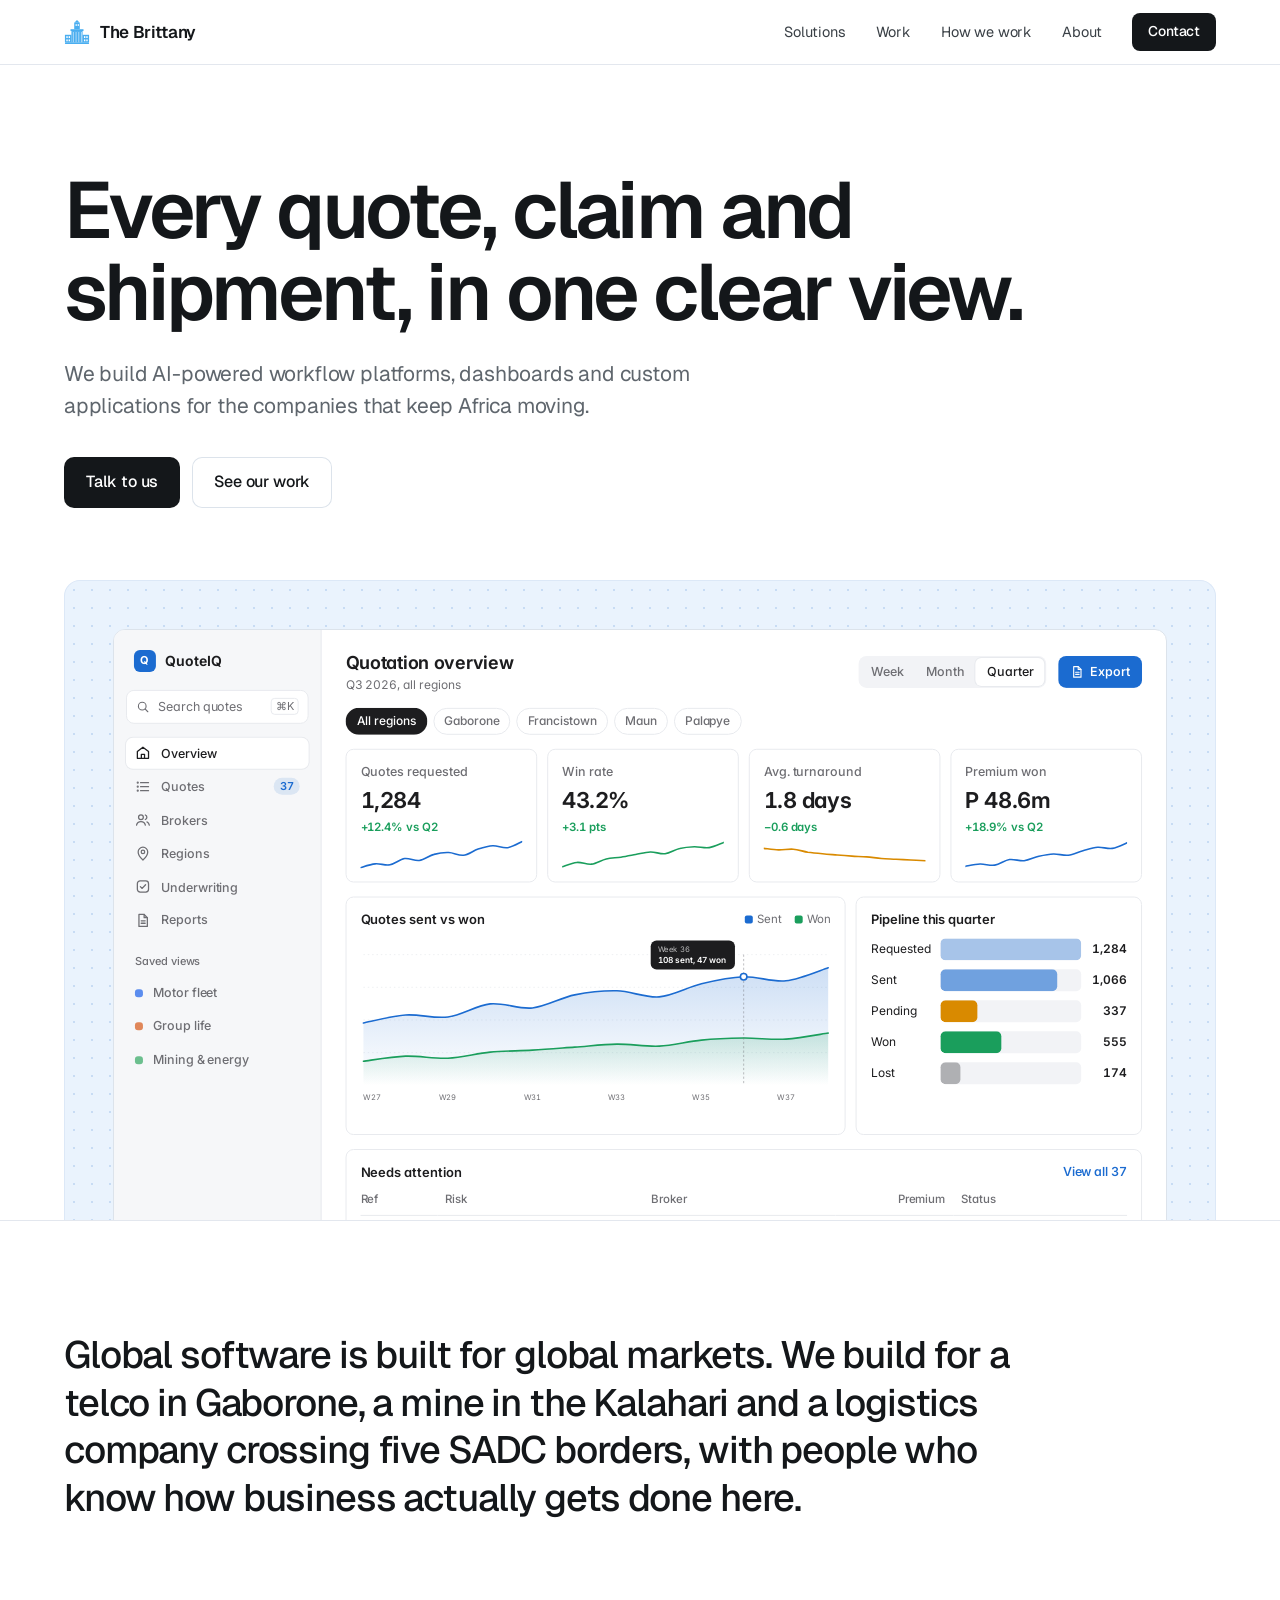
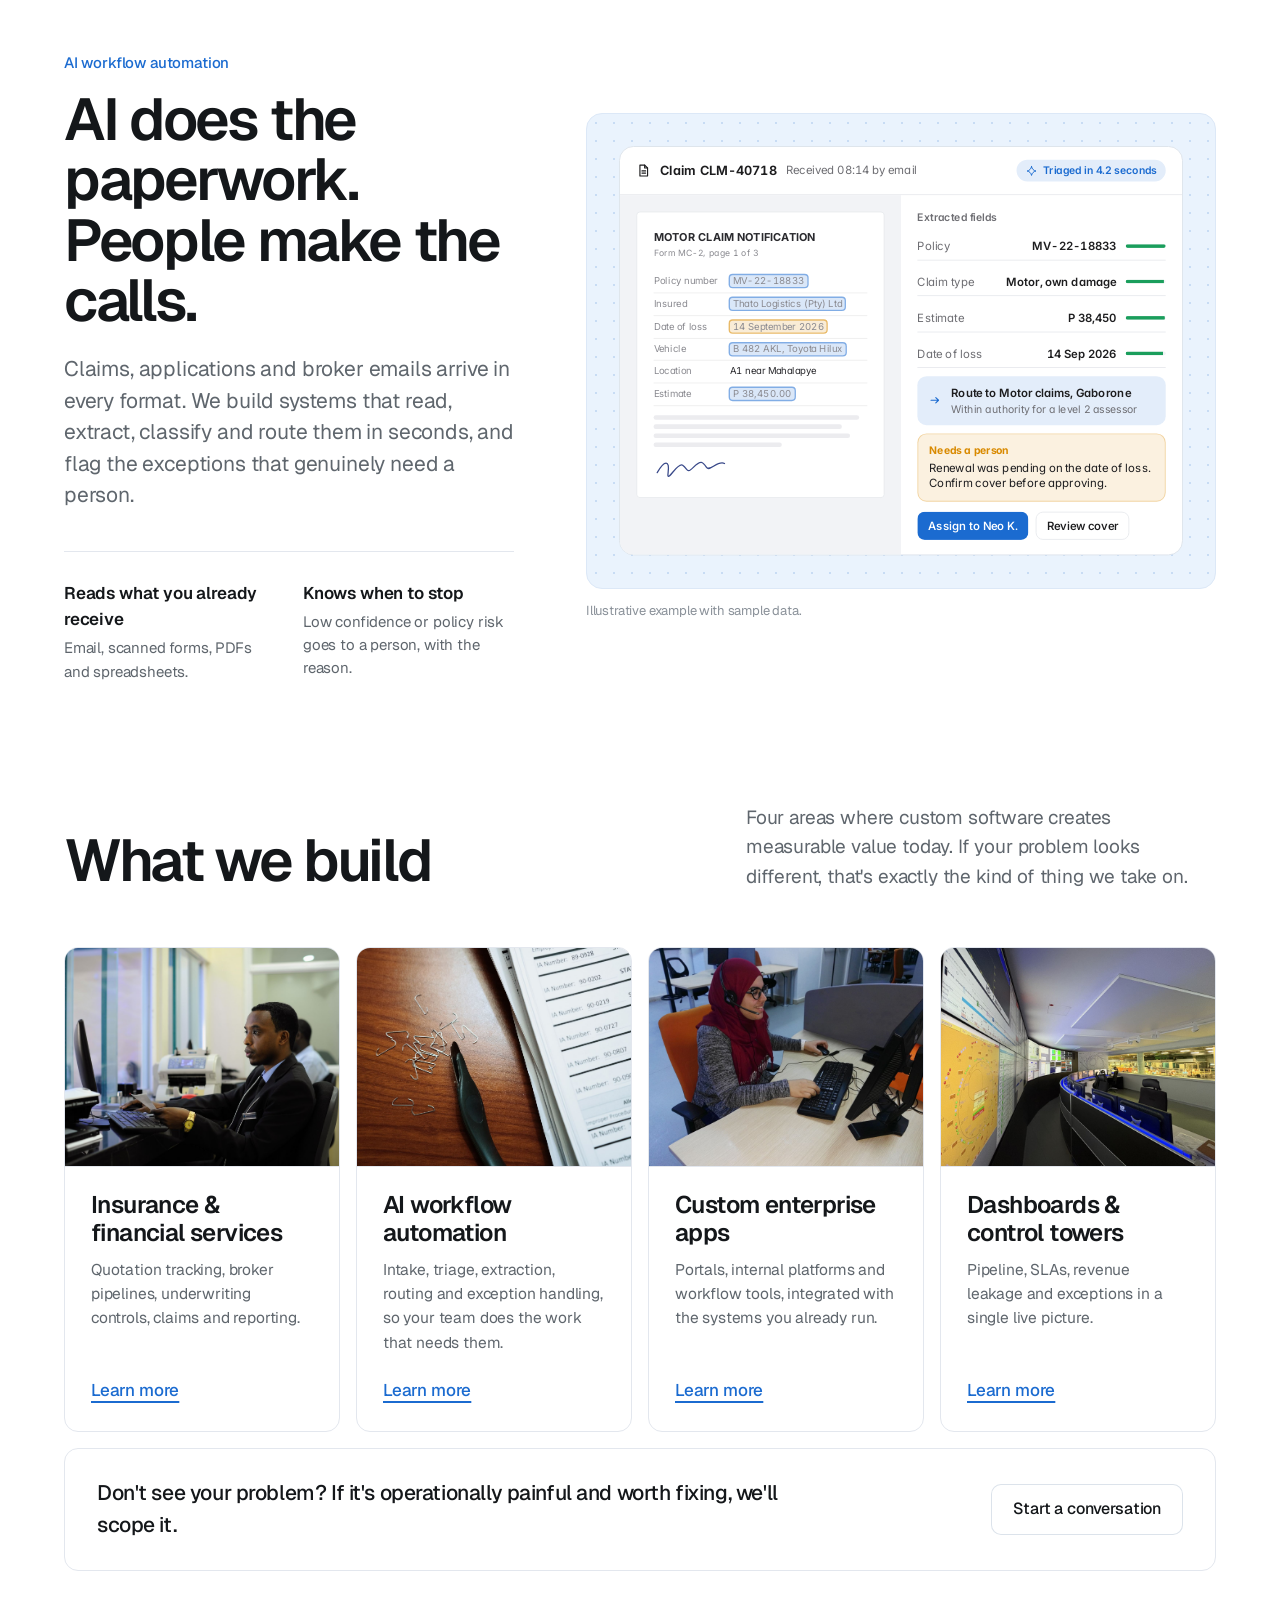
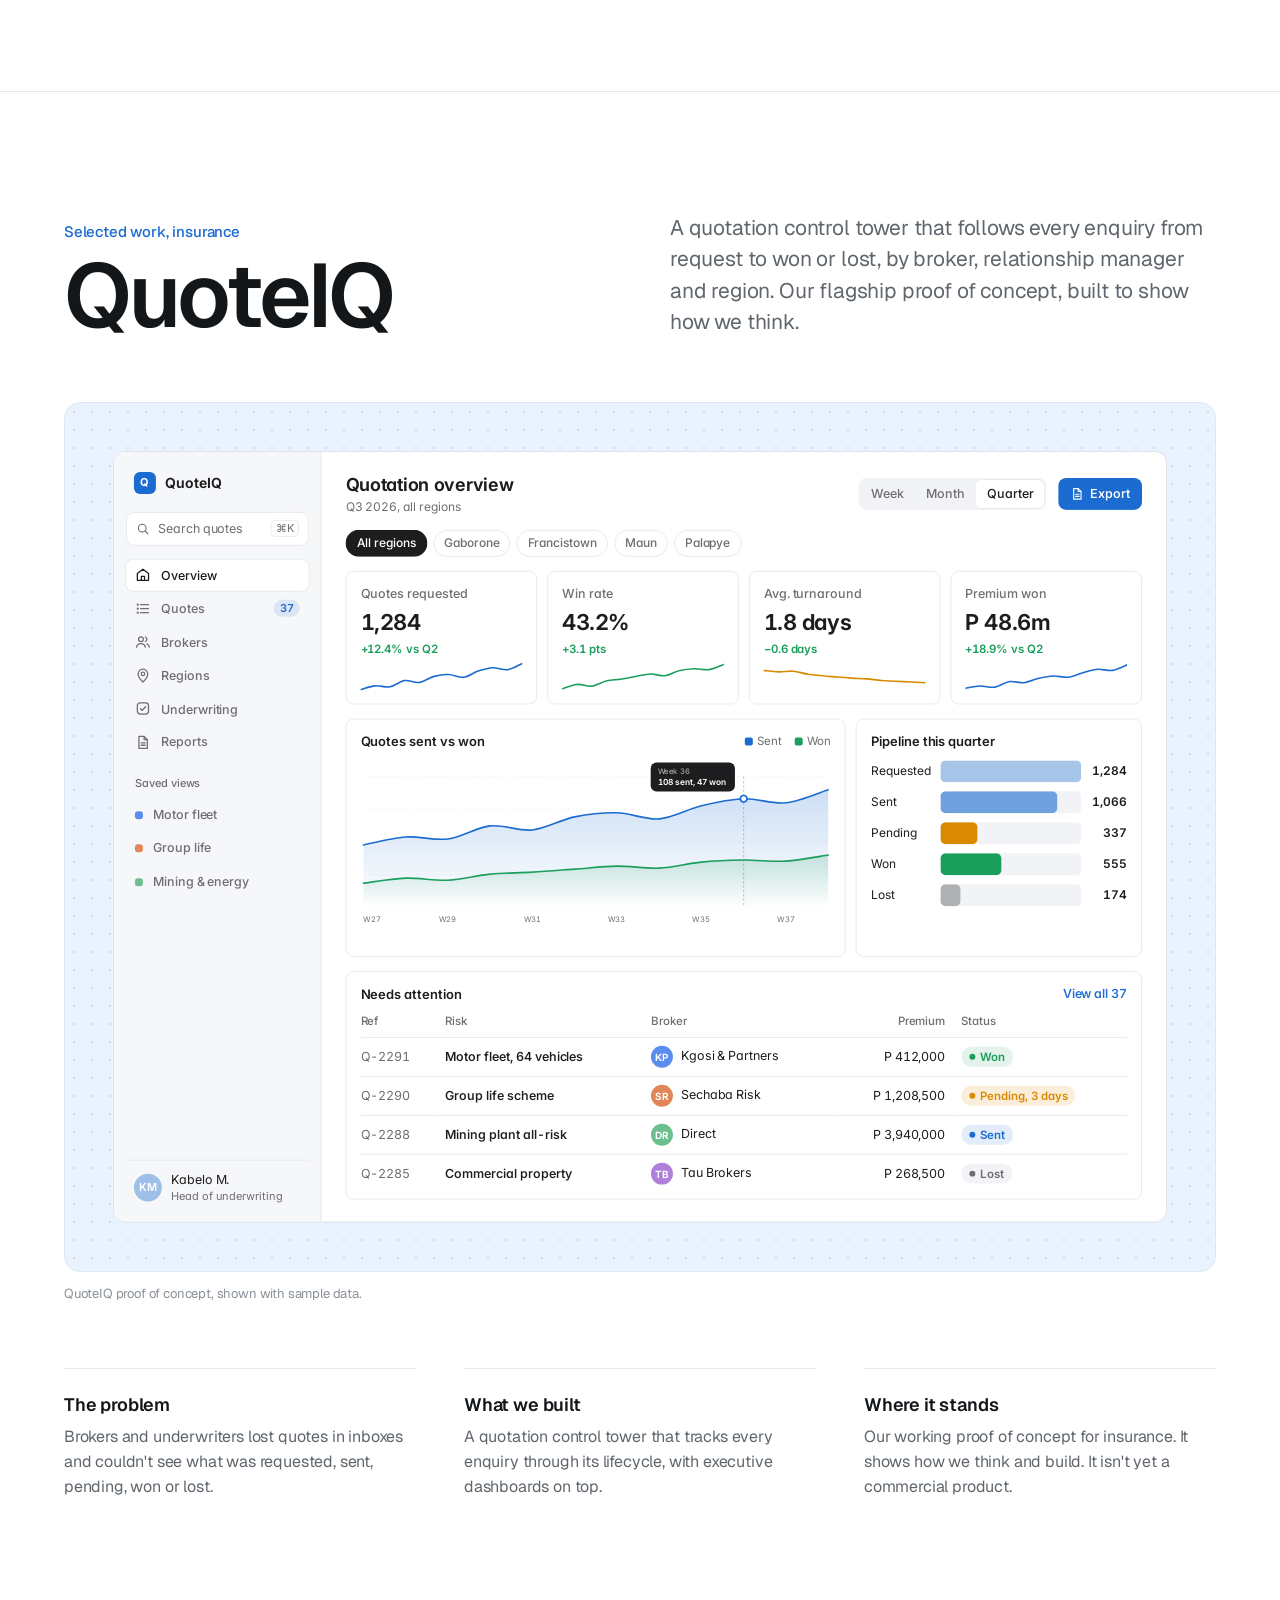
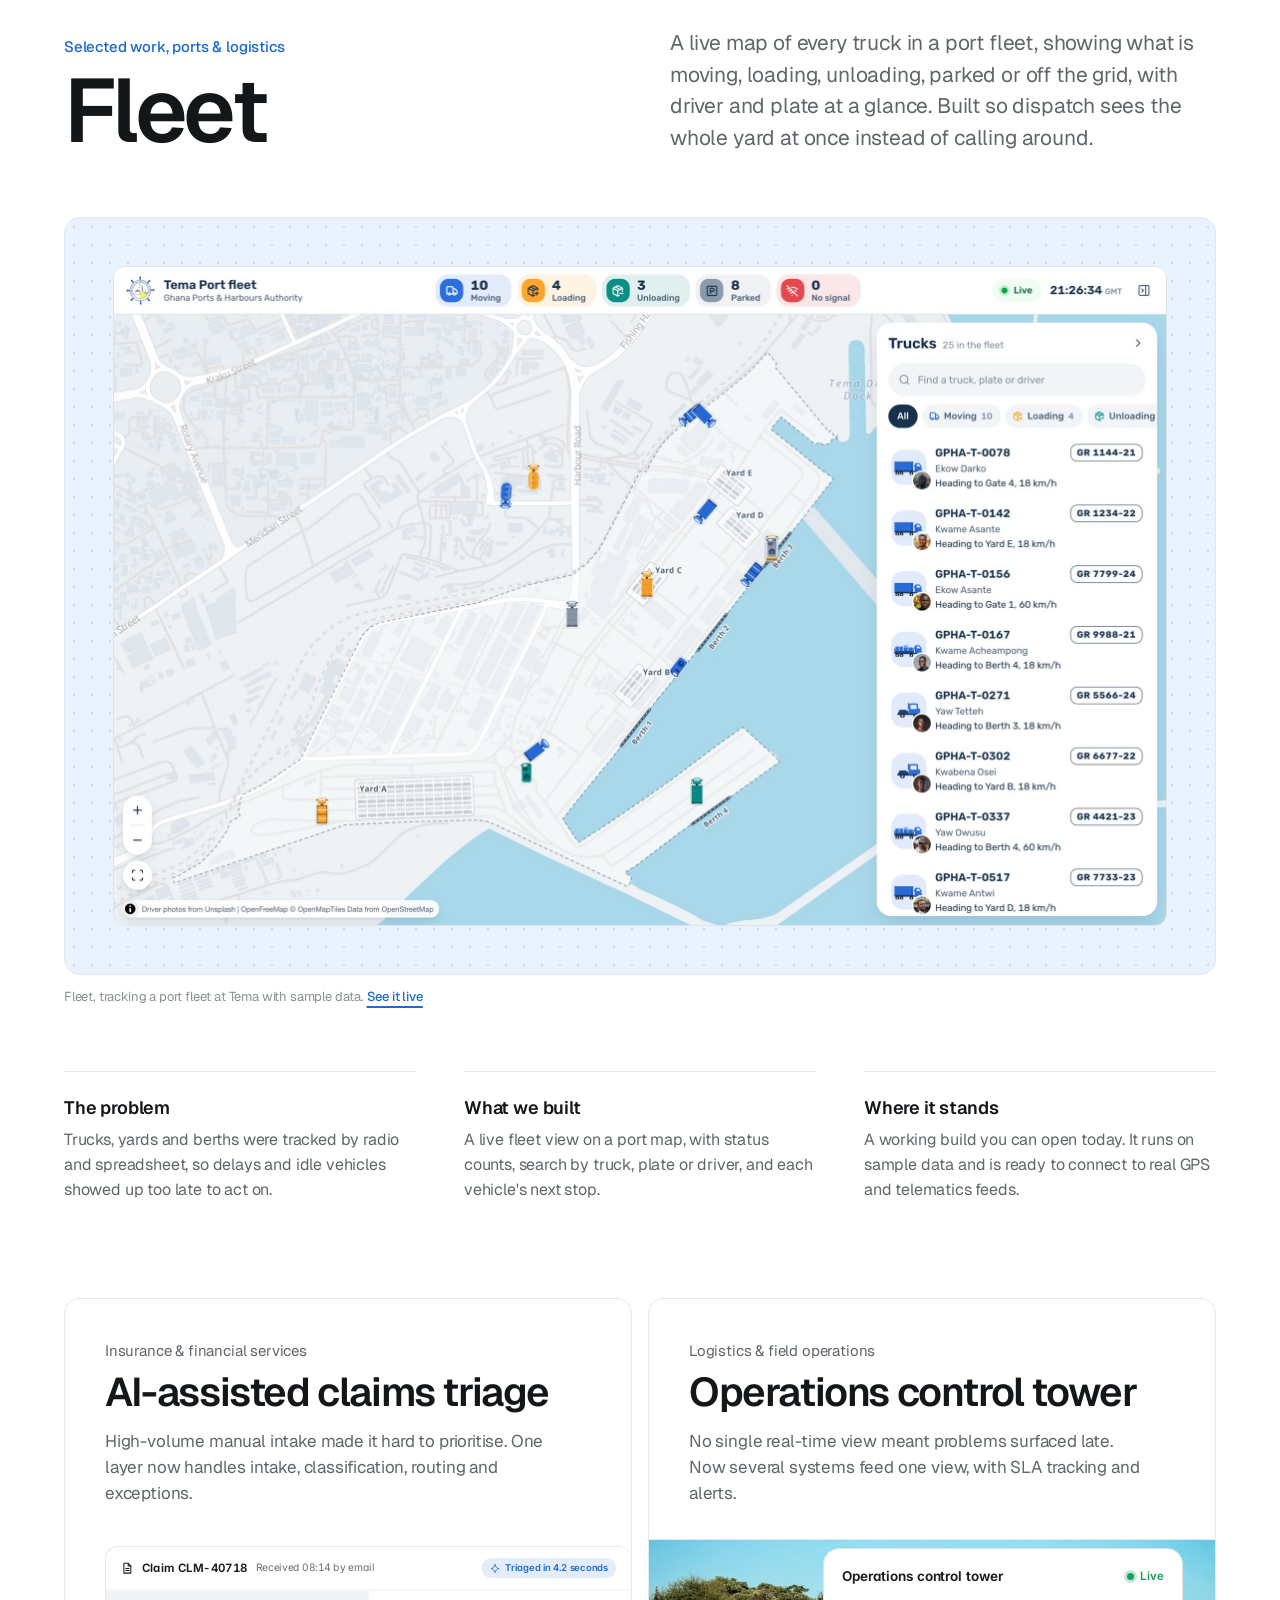
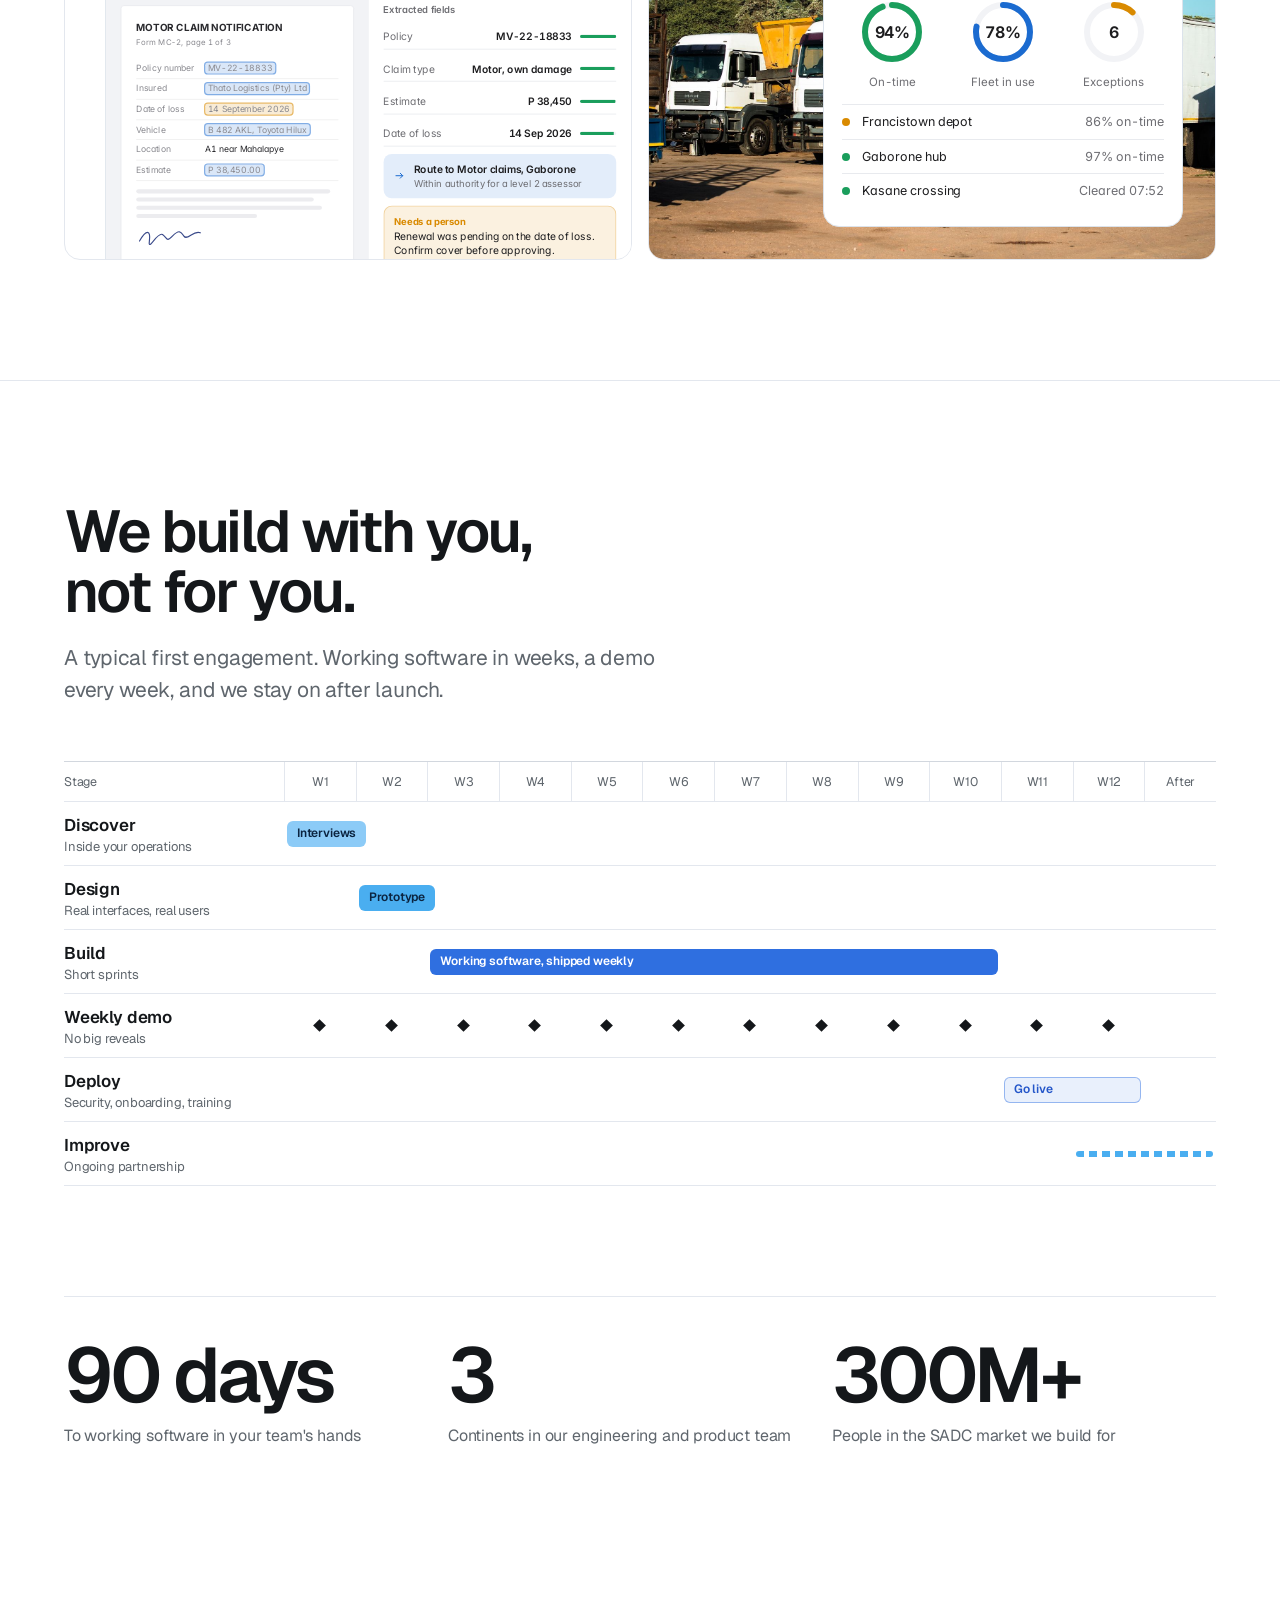
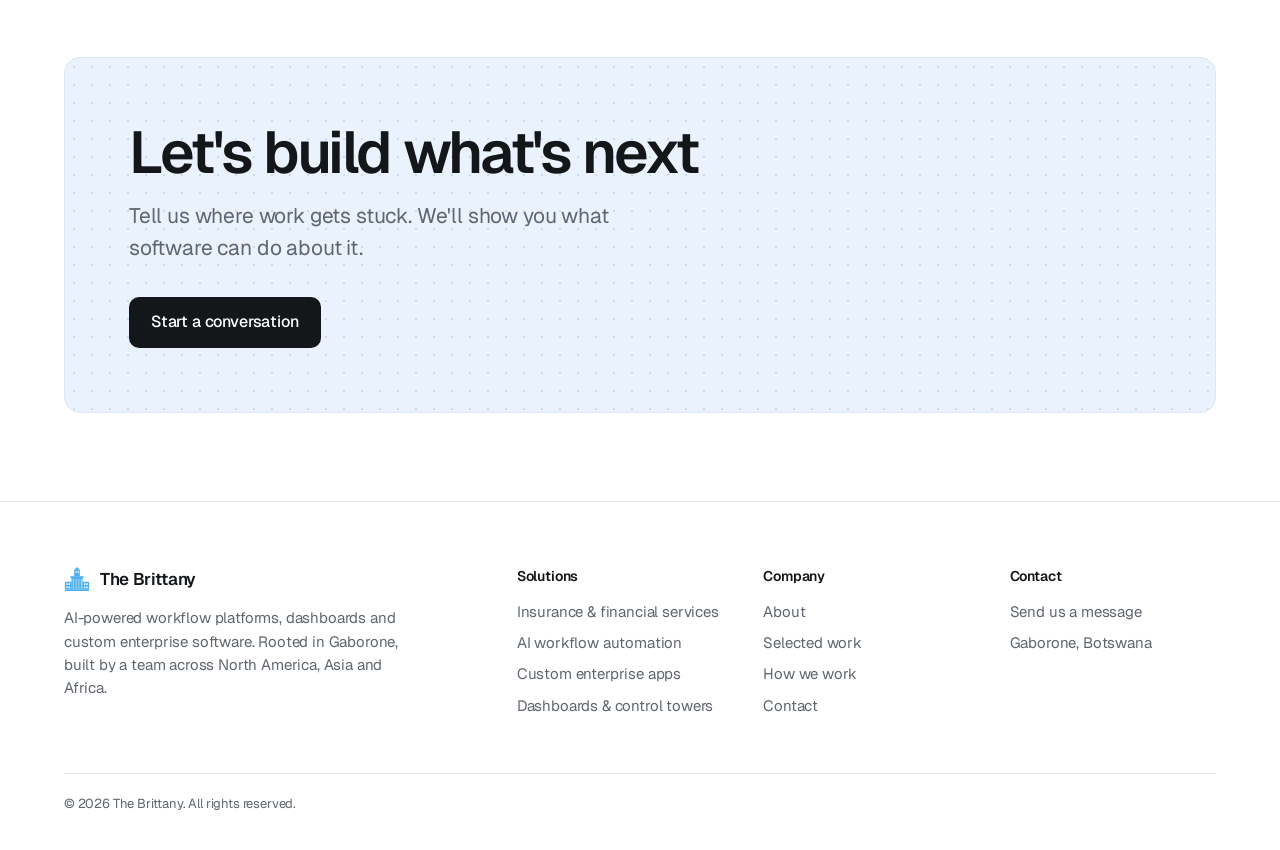
<file: index.html>
<!doctype html>
<html lang="en">
<head>
<meta charset="utf-8" />
<meta name="viewport" content="width=device-width, initial-scale=1" />
<title>The Brittany | Enterprise software for African companies</title>
<meta name="description" content="The Brittany builds AI-powered workflow platforms, dashboards, and custom enterprise applications for insurers, financial services, and operations teams in Botswana and across Africa." />
<meta name="theme-color" content="#ffffff" />

<link rel="preconnect" href="https://fonts.googleapis.com">
<link rel="preconnect" href="https://fonts.gstatic.com" crossorigin>
<link href="https://fonts.googleapis.com/css2?family=Geist:wght@400..700&family=Inter:wght@400..700&display=swap" rel="stylesheet">

<link rel="icon" href="/favicon.ico" sizes="any">
<link rel="icon" type="image/svg+xml" href="/favicon.svg">
<link rel="apple-touch-icon" href="/apple-touch-icon.png">

<link rel="stylesheet" href="/styles.css" />
<script src="/assets/site.js" defer></script>
</head>
<body>
<a href="#main" class="skip-link">Skip to content</a>
<header class="nav">
  <div class="container">
    <a class="logo" href="/" aria-label="The Brittany home"><svg class="mark" width="26" height="26" viewBox="0 0 28 28" aria-hidden="true"><rect x="1" y="25" width="26" height="2" rx=".5" fill="currentColor"/><rect x="1" y="17" width="7" height="8" fill="currentColor"/><rect x="2.5" y="18.5" width="1.5" height="2" fill="#fff" opacity="1"/><rect x="5" y="18.5" width="1.5" height="2" fill="#fff" opacity="1"/><rect x="2.5" y="22" width="1.5" height="2" fill="#fff" opacity="1"/><rect x="5" y="22" width="1.5" height="2" fill="#fff" opacity="1"/><rect x="20" y="17" width="7" height="8" fill="currentColor"/><rect x="21.5" y="18.5" width="1.5" height="2" fill="#fff" opacity="1"/><rect x="24" y="18.5" width="1.5" height="2" fill="#fff" opacity="1"/><rect x="21.5" y="22" width="1.5" height="2" fill="#fff" opacity="1"/><rect x="24" y="22" width="1.5" height="2" fill="#fff" opacity="1"/><rect x="8" y="13" width="12" height="12" fill="currentColor"/><rect x="9.5" y="14" width="1.2" height="11" fill="#fff" opacity="0.5"/><rect x="12.4" y="14" width="1.2" height="11" fill="#fff" opacity="0.5"/><rect x="15.3" y="14" width="1.2" height="11" fill="#fff" opacity="0.5"/><rect x="18.2" y="14" width="1.2" height="11" fill="#fff" opacity="0.5"/><rect x="7" y="11" width="14" height="2" fill="currentColor"/><rect x="11" y="4" width="6" height="7" fill="currentColor"/><rect x="12.5" y="5.5" width="1.2" height="2" fill="#fff" opacity="1"/><rect x="14.8" y="5.5" width="1.2" height="2" fill="#fff" opacity="1"/><polygon points="14,1 17,4 11,4" fill="currentColor"/></svg><span>The Brittany</span></a>
    <nav class="nav-links" aria-label="Primary"><a href="/solutions/">Solutions</a><a href="/#work">Work</a><a href="/#how">How we work</a><a href="/about/">About</a><a class="btn btn-sm" href="/contact/">Contact</a></nav>
    <button class="nav-toggle" type="button" aria-label="Open menu" aria-expanded="false" data-drawer-open><span></span></button>
  </div>
</header>
<div class="drawer" data-drawer role="dialog" aria-modal="true" aria-label="Menu">
  <div class="drawer-head"><a class="logo" href="/"><svg class="mark" width="26" height="26" viewBox="0 0 28 28" aria-hidden="true"><rect x="1" y="25" width="26" height="2" rx=".5" fill="currentColor"/><rect x="1" y="17" width="7" height="8" fill="currentColor"/><rect x="2.5" y="18.5" width="1.5" height="2" fill="#fff" opacity="1"/><rect x="5" y="18.5" width="1.5" height="2" fill="#fff" opacity="1"/><rect x="2.5" y="22" width="1.5" height="2" fill="#fff" opacity="1"/><rect x="5" y="22" width="1.5" height="2" fill="#fff" opacity="1"/><rect x="20" y="17" width="7" height="8" fill="currentColor"/><rect x="21.5" y="18.5" width="1.5" height="2" fill="#fff" opacity="1"/><rect x="24" y="18.5" width="1.5" height="2" fill="#fff" opacity="1"/><rect x="21.5" y="22" width="1.5" height="2" fill="#fff" opacity="1"/><rect x="24" y="22" width="1.5" height="2" fill="#fff" opacity="1"/><rect x="8" y="13" width="12" height="12" fill="currentColor"/><rect x="9.5" y="14" width="1.2" height="11" fill="#fff" opacity="0.5"/><rect x="12.4" y="14" width="1.2" height="11" fill="#fff" opacity="0.5"/><rect x="15.3" y="14" width="1.2" height="11" fill="#fff" opacity="0.5"/><rect x="18.2" y="14" width="1.2" height="11" fill="#fff" opacity="0.5"/><rect x="7" y="11" width="14" height="2" fill="currentColor"/><rect x="11" y="4" width="6" height="7" fill="currentColor"/><rect x="12.5" y="5.5" width="1.2" height="2" fill="#fff" opacity="1"/><rect x="14.8" y="5.5" width="1.2" height="2" fill="#fff" opacity="1"/><polygon points="14,1 17,4 11,4" fill="currentColor"/></svg><span>The Brittany</span></a><button class="drawer-close" type="button" aria-label="Close menu" data-drawer-close>&times;</button></div>
  <nav aria-label="Mobile">
    <a href="/solutions/">Solutions</a><a href="/#work">Work</a><a href="/#how">How we work</a><a href="/about/">About</a>
  </nav>
  <a class="btn" href="/contact/">Contact us</a>
</div>
<main id="main">
<section class="hero">
  <div class="container">
    <h1 class="display">Every quote, claim and shipment, in one clear view.</h1>
    <p class="lead">We build AI-powered workflow platforms, dashboards and custom applications for the companies that keep Africa moving.</p>
    <div class="actions"><a class="btn" href="/contact/">Talk to us</a><a class="btn btn-outline" href="#work">See our work</a></div>
    <div class="panel hero-shot"><div class="fit" data-fit="1056" data-crop="592" style="--dw:1056px">
<div class="ui win">
  <aside class="u-side">
    <div class="u-brand"><span class="u-mark">Q</span>QuoteIQ</div>
    <div class="u-search"><svg class="ic" width="14" height="14" viewBox="0 0 20 20" fill="none" stroke="currentColor" stroke-width="1.6" stroke-linecap="round" stroke-linejoin="round" aria-hidden="true"><circle cx="9" cy="9" r="5.5"/><path d="m13 13 4 4"/></svg>Search quotes<kbd>⌘K</kbd></div>
    <div class="u-nav on"><svg class="ic" width="16" height="16" viewBox="0 0 20 20" fill="none" stroke="currentColor" stroke-width="1.6" stroke-linecap="round" stroke-linejoin="round" aria-hidden="true"><path d="M3 8.5 10 3l7 5.5V17H3z"/><path d="M8 17v-5h4v5"/></svg>Overview</div>
    <div class="u-nav"><svg class="ic" width="16" height="16" viewBox="0 0 20 20" fill="none" stroke="currentColor" stroke-width="1.6" stroke-linecap="round" stroke-linejoin="round" aria-hidden="true"><path d="M7 5h10M7 10h10M7 15h10"/><circle cx="3.5" cy="5" r=".6"/><circle cx="3.5" cy="10" r=".6"/><circle cx="3.5" cy="15" r=".6"/></svg>Quotes<span class="n">37</span></div>
    <div class="u-nav"><svg class="ic" width="16" height="16" viewBox="0 0 20 20" fill="none" stroke="currentColor" stroke-width="1.6" stroke-linecap="round" stroke-linejoin="round" aria-hidden="true"><circle cx="7.5" cy="7" r="3"/><path d="M2 17c.6-3 2.8-4.5 5.5-4.5S12.4 14 13 17"/><path d="M13 4.2a3 3 0 0 1 0 5.6M15 12.8c1.6.6 2.6 2 3 4.2"/></svg>Brokers</div>
    <div class="u-nav"><svg class="ic" width="16" height="16" viewBox="0 0 20 20" fill="none" stroke="currentColor" stroke-width="1.6" stroke-linecap="round" stroke-linejoin="round" aria-hidden="true"><path d="M10 18s6-5.2 6-10a6 6 0 0 0-12 0c0 4.8 6 10 6 10z"/><circle cx="10" cy="8" r="2.2"/></svg>Regions</div>
    <div class="u-nav"><svg class="ic" width="16" height="16" viewBox="0 0 20 20" fill="none" stroke="currentColor" stroke-width="1.6" stroke-linecap="round" stroke-linejoin="round" aria-hidden="true"><rect x="3" y="3" width="14" height="14" rx="3.5"/><path d="m6.8 10.2 2.2 2.2 4.3-4.6"/></svg>Underwriting</div>
    <div class="u-nav"><svg class="ic" width="16" height="16" viewBox="0 0 20 20" fill="none" stroke="currentColor" stroke-width="1.6" stroke-linecap="round" stroke-linejoin="round" aria-hidden="true"><path d="M5 2.5h6.5L15.5 6.5V17.5H5z"/><path d="M11.5 2.5v4h4M7.8 10.5h5M7.8 13.5h5"/></svg>Reports</div>
    <div class="u-sec">Saved views</div>
    <div class="u-nav"><span class="u-dot" style="background:#5B8DEF"></span>Motor fleet</div>
    <div class="u-nav"><span class="u-dot" style="background:#E0875A"></span>Group life</div>
    <div class="u-nav"><span class="u-dot" style="background:#6BBF8E"></span>Mining &amp; energy</div>
    <div class="u-user"><span class="u-av">KM</span><div>Kabelo M.<small>Head of underwriting</small></div></div>
  </aside>
  <div class="u-main">
    <div class="u-head">
      <div><h4>Quotation overview</h4><div class="sub">Q3 2026, all regions</div></div>
      <div class="u-seg"><span>Week</span><span>Month</span><span class="on">Quarter</span></div>
      <span class="u-btn pri"><svg class="ic" width="14" height="14" viewBox="0 0 20 20" fill="none" stroke="currentColor" stroke-width="1.6" stroke-linecap="round" stroke-linejoin="round" aria-hidden="true"><path d="M5 2.5h6.5L15.5 6.5V17.5H5z"/><path d="M11.5 2.5v4h4M7.8 10.5h5M7.8 13.5h5"/></svg>Export</span>
    </div>
    <div class="u-chips"><span class="u-chip on">All regions</span><span class="u-chip">Gaborone</span><span class="u-chip">Francistown</span><span class="u-chip">Maun</span><span class="u-chip">Palapye</span></div>
    <div class="u-kpis">
      <div class="u-card u-kpi"><div class="l">Quotes requested</div><div class="v">1,284</div><div class="d up">+12.4% vs Q2</div><svg width="100%" height="28" viewBox="0 0 150 28" preserveAspectRatio="none"><path d="M0.0 27.1 C2.3 26.4 9.1 23.7 13.6 23.3 C18.2 22.8 22.7 25.1 27.3 24.2 C31.8 23.3 36.4 18.7 40.9 18.0 C45.5 17.3 50.0 20.6 54.5 19.9 C59.1 19.2 63.6 15.1 68.2 13.8 C72.7 12.4 77.3 11.7 81.8 11.9 C86.4 12.0 90.9 15.3 95.5 14.7 C100.0 14.2 104.5 10.1 109.1 8.5 C113.6 7.0 118.2 5.5 122.7 5.2 C127.3 5.0 131.8 7.8 136.4 7.1 C140.9 6.4 147.7 2.0 150.0 0.9" fill="none" stroke="var(--u-acc)" stroke-width="1.6" stroke-linecap="round" vector-effect="non-scaling-stroke"/></svg></div>
      <div class="u-card u-kpi"><div class="l">Win rate</div><div class="v">43.2%</div><div class="d up">+3.1 pts</div><svg width="100%" height="28" viewBox="0 0 150 28" preserveAspectRatio="none"><path d="M0.0 26.2 C2.3 25.5 9.1 22.3 13.6 21.9 C18.2 21.4 22.7 24.2 27.3 23.6 C31.8 23.0 36.4 19.5 40.9 18.4 C45.5 17.2 50.0 17.4 54.5 16.6 C59.1 15.9 63.6 14.9 68.2 14.0 C72.7 13.1 77.3 11.5 81.8 11.4 C86.4 11.2 90.9 13.7 95.5 13.1 C100.0 12.5 104.5 9.0 109.1 7.9 C113.6 6.7 118.2 6.3 122.7 6.1 C127.3 6.0 131.8 7.7 136.4 7.0 C140.9 6.3 147.7 2.6 150.0 1.8" fill="none" stroke="var(--u-green)" stroke-width="1.6" stroke-linecap="round" vector-effect="non-scaling-stroke"/></svg></div>
      <div class="u-card u-kpi"><div class="l">Avg. turnaround</div><div class="v">1.8 days</div><div class="d up">−0.6 days</div><svg width="100%" height="28" viewBox="0 0 150 28" preserveAspectRatio="none"><path d="M0.0 7.8 C2.3 8.0 9.1 9.2 13.6 9.3 C18.2 9.5 22.7 8.2 27.3 8.6 C31.8 8.9 36.4 10.9 40.9 11.7 C45.5 12.4 50.0 12.8 54.5 13.2 C59.1 13.7 63.6 14.0 68.2 14.4 C72.7 14.8 77.3 15.2 81.8 15.6 C86.4 15.9 90.9 15.9 95.5 16.3 C100.0 16.7 104.5 17.5 109.1 17.9 C113.6 18.3 118.2 18.4 122.7 18.7 C127.3 18.9 131.8 19.2 136.4 19.4 C140.9 19.7 147.7 20.1 150.0 20.2" fill="none" stroke="var(--u-amber)" stroke-width="1.6" stroke-linecap="round" vector-effect="non-scaling-stroke"/></svg></div>
      <div class="u-card u-kpi"><div class="l">Premium won</div><div class="v">P 48.6m</div><div class="d up">+18.9% vs Q2</div><svg width="100%" height="28" viewBox="0 0 150 28" preserveAspectRatio="none"><path d="M0.0 25.8 C2.3 25.4 9.1 23.7 13.6 23.5 C18.2 23.3 22.7 25.4 27.3 24.6 C31.8 23.9 36.4 19.8 40.9 19.0 C45.5 18.3 50.0 20.7 54.5 20.2 C59.1 19.6 63.6 16.8 68.2 15.7 C72.7 14.6 77.3 13.6 81.8 13.4 C86.4 13.3 90.9 15.1 95.5 14.6 C100.0 14.0 104.5 11.4 109.1 10.1 C113.6 8.8 118.2 7.1 122.7 6.7 C127.3 6.3 131.8 8.6 136.4 7.8 C140.9 7.1 147.7 3.2 150.0 2.2" fill="none" stroke="var(--u-acc)" stroke-width="1.6" stroke-linecap="round" vector-effect="non-scaling-stroke"/></svg></div>
    </div>
    <div class="u-row">
      <div class="u-card">
        <div class="u-ct"><b>Quotes sent vs won</b><div class="u-leg"><span><i style="background:var(--u-acc)"></i>Sent</span><span><i style="background:var(--u-green)"></i>Won</span></div></div>
        <svg class="u-chart" viewBox="-4 -6 648 212" width="100%" height="178">
          <defs>
            <linearGradient id="ga1" x1="0" x2="0" y1="0" y2="1"><stop offset="0" stop-color="var(--u-acc)" stop-opacity=".22"/><stop offset="1" stop-color="var(--u-acc)" stop-opacity="0"/></linearGradient>
            <linearGradient id="gw1" x1="0" x2="0" y1="0" y2="1"><stop offset="0" stop-color="var(--u-green)" stop-opacity=".18"/><stop offset="1" stop-color="var(--u-green)" stop-opacity="0"/></linearGradient>
          </defs>
          <line x1="0" x2="640" y1="0" y2="0" stroke="var(--u-line)" stroke-dasharray="2 4"/><line x1="0" x2="640" y1="45" y2="45" stroke="var(--u-line)" stroke-dasharray="2 4"/><line x1="0" x2="640" y1="90" y2="90" stroke="var(--u-line)" stroke-dasharray="2 4"/><line x1="0" x2="640" y1="135" y2="135" stroke="var(--u-line)" stroke-dasharray="2 4"/>
          <path d="M0.0 94.2 C9.7 92.3 38.8 84.5 58.2 83.1 C77.6 81.7 97.0 88.4 116.4 85.8 C135.8 83.3 155.2 69.9 174.5 67.8 C193.9 65.8 213.3 75.5 232.7 73.4 C252.1 71.3 271.5 59.3 290.9 55.4 C310.3 51.5 329.7 49.4 349.1 49.8 C368.5 50.3 387.9 59.8 407.3 58.2 C426.7 56.5 446.1 44.8 465.5 40.2 C484.8 35.5 504.2 31.2 523.6 30.5 C543.0 29.8 562.4 38.1 581.8 36.0 C601.2 33.9 630.3 21.0 640.0 18.0 L640 180 L0 180 Z" fill="url(#ga1)"/><path d="M0.0 146.8 C9.7 145.6 38.8 140.5 58.2 139.8 C77.6 139.2 97.0 143.5 116.4 142.6 C135.8 141.7 155.2 136.2 174.5 134.3 C193.9 132.5 213.3 132.7 232.7 131.5 C252.1 130.4 271.5 128.8 290.9 127.4 C310.3 126.0 329.7 123.5 349.1 123.2 C368.5 123.0 387.9 126.9 407.3 126.0 C426.7 125.1 446.1 119.5 465.5 117.7 C484.8 115.8 504.2 115.2 523.6 114.9 C543.0 114.7 562.4 117.5 581.8 116.3 C601.2 115.2 630.3 109.4 640.0 108.0 L640 180 L0 180 Z" fill="url(#gw1)"/>
          <path d="M0.0 94.2 C9.7 92.3 38.8 84.5 58.2 83.1 C77.6 81.7 97.0 88.4 116.4 85.8 C135.8 83.3 155.2 69.9 174.5 67.8 C193.9 65.8 213.3 75.5 232.7 73.4 C252.1 71.3 271.5 59.3 290.9 55.4 C310.3 51.5 329.7 49.4 349.1 49.8 C368.5 50.3 387.9 59.8 407.3 58.2 C426.7 56.5 446.1 44.8 465.5 40.2 C484.8 35.5 504.2 31.2 523.6 30.5 C543.0 29.8 562.4 38.1 581.8 36.0 C601.2 33.9 630.3 21.0 640.0 18.0" fill="none" stroke="var(--u-acc)" stroke-width="2.2" stroke-linecap="round"/>
          <path d="M0.0 146.8 C9.7 145.6 38.8 140.5 58.2 139.8 C77.6 139.2 97.0 143.5 116.4 142.6 C135.8 141.7 155.2 136.2 174.5 134.3 C193.9 132.5 213.3 132.7 232.7 131.5 C252.1 130.4 271.5 128.8 290.9 127.4 C310.3 126.0 329.7 123.5 349.1 123.2 C368.5 123.0 387.9 126.9 407.3 126.0 C426.7 125.1 446.1 119.5 465.5 117.7 C484.8 115.8 504.2 115.2 523.6 114.9 C543.0 114.7 562.4 117.5 581.8 116.3 C601.2 115.2 630.3 109.4 640.0 108.0" fill="none" stroke="var(--u-green)" stroke-width="2.2" stroke-linecap="round"/>
          <line x1="523.6" x2="523.6" y1="0" y2="180" stroke="var(--u-muted)" stroke-width="1" stroke-dasharray="3 3" opacity=".6"/>
          <circle cx="523.6" cy="30.5" r="4.5" fill="var(--u-card)" stroke="var(--u-acc)" stroke-width="2.2"/>
          <g transform="translate(395.6 -19.5)"><rect width="116" height="40" rx="8" fill="var(--u-text)"/><text x="10" y="16" style="fill:var(--u-bg);font-size:10.5px;opacity:.7">Week 36</text><text x="10" y="31" style="fill:var(--u-bg);font-size:11.5px;font-weight:600">108 sent, 47 won</text></g>
          <text x="0" y="200" text-anchor="start">W27</text><text x="116" y="200" text-anchor="middle">W29</text><text x="233" y="200" text-anchor="middle">W31</text><text x="349" y="200" text-anchor="middle">W33</text><text x="465" y="200" text-anchor="middle">W35</text><text x="582" y="200" text-anchor="middle">W37</text>
        </svg>
      </div>
      <div class="u-card">
        <div class="u-ct"><b>Pipeline this quarter</b></div>
        <div class="u-funnel">
          <div class="u-fr"><span>Requested</span><div class="bar"><i style="width:100%;background:color-mix(in srgb,var(--u-acc) 35%,transparent)"></i></div><span class="num">1,284</span></div>
          <div class="u-fr"><span>Sent</span><div class="bar"><i style="width:83%;background:color-mix(in srgb,var(--u-acc) 60%,transparent)"></i></div><span class="num">1,066</span></div>
          <div class="u-fr"><span>Pending</span><div class="bar"><i style="width:26%;background:var(--u-amber)"></i></div><span class="num">337</span></div>
          <div class="u-fr"><span>Won</span><div class="bar"><i style="width:43%;background:var(--u-green)"></i></div><span class="num">555</span></div>
          <div class="u-fr"><span>Lost</span><div class="bar"><i style="width:14%;background:var(--u-muted);opacity:.5"></i></div><span class="num">174</span></div>
        </div>
      </div>
    </div>
    <div class="u-card" style="padding-bottom:6px">
      <div class="u-ct"><b>Needs attention</b><span style="color:var(--u-acc);font-weight:550">View all 37</span></div>
      <table class="u-table"><tr><th>Ref</th><th>Risk</th><th>Broker</th><th class="r">Premium</th><th>Status</th></tr><tr><td style="color:var(--u-muted)">Q-2291</td><td style="font-weight:550">Motor fleet, 64 vehicles</td><td><span class="u-mini" style="background:#5B8DEF">KP</span>Kgosi &amp; Partners</td><td class="r">P 412,000</td><td><span class="u-pill p-won">Won</span></td></tr><tr><td style="color:var(--u-muted)">Q-2290</td><td style="font-weight:550">Group life scheme</td><td><span class="u-mini" style="background:#E0875A">SR</span>Sechaba Risk</td><td class="r">P 1,208,500</td><td><span class="u-pill p-pend">Pending, 3 days</span></td></tr><tr><td style="color:var(--u-muted)">Q-2288</td><td style="font-weight:550">Mining plant all-risk</td><td><span class="u-mini" style="background:#6BBF8E">DR</span>Direct</td><td class="r">P 3,940,000</td><td><span class="u-pill p-sent">Sent</span></td></tr><tr><td style="color:var(--u-muted)">Q-2285</td><td style="font-weight:550">Commercial property</td><td><span class="u-mini" style="background:#B07FD9">TB</span>Tau Brokers</td><td class="r">P 268,500</td><td><span class="u-pill p-lost">Lost</span></td></tr></table>
    </div>
  </div>
</div></div></div>
  </div>
</section>

<section class="statement">
  <div class="container">
    <p>Global software is built for global markets. We build for a telco in Gaborone, a mine in the Kalahari and a logistics company crossing five SADC borders, with people who know how business actually gets done here.</p>
  </div>
</section>

<section class="section" style="padding-top:0">
  <div class="container feature">
    <div class="copy">
      <div class="label">AI workflow automation</div>
      <h2 class="h1" style="margin-top:14px">AI does the paperwork. People make the calls.</h2>
      <p class="lead">Claims, applications and broker emails arrive in every format. We build systems that read, extract, classify and route them in seconds, and flag the exceptions that genuinely need a person.</p>
      <div class="facts">
        <div><b>Reads what you already receive</b>Email, scanned forms, PDFs and spreadsheets.</div>
        <div><b>Knows when to stop</b>Low confidence or policy risk goes to a person, with the reason.</div>
      </div>
    </div>
    <div><div class="panel"><div class="fit" data-fit="620" style="--dw:620px">
<div class="ui triage">
  <div class="t-top"><svg class="ic" width="16" height="16" viewBox="0 0 20 20" fill="none" stroke="currentColor" stroke-width="1.6" stroke-linecap="round" stroke-linejoin="round" aria-hidden="true"><path d="M5 2.5h6.5L15.5 6.5V17.5H5z"/><path d="M11.5 2.5v4h4M7.8 10.5h5M7.8 13.5h5"/></svg><b>Claim CLM-40718</b><span style="color:var(--u-muted)">Received 08:14 by email</span><span class="ai"><svg class="ic" width="13" height="13" viewBox="0 0 20 20" fill="none" stroke="currentColor" stroke-width="1.6" stroke-linecap="round" stroke-linejoin="round" aria-hidden="true"><path d="M10 2.5c.6 3.9 3.6 6.9 7.5 7.5-3.9.6-6.9 3.6-7.5 7.5-.6-3.9-3.6-6.9-7.5-7.5 3.9-.6 6.9-3.6 7.5-7.5z"/></svg>Triaged in 4.2 seconds</span></div>
  <div class="t-body">
    <div class="t-doc"><div class="t-page">
      <h5>MOTOR CLAIM NOTIFICATION</h5><div class="m">Form MC-2, page 1 of 3</div>
      <div class="t-f"><span>Policy number</span><span><span class="hl">MV-22-18833</span></span></div>
      <div class="t-f"><span>Insured</span><span><span class="hl">Thato Logistics (Pty) Ltd</span></span></div>
      <div class="t-f"><span>Date of loss</span><span><span class="hl w">14 September 2026</span></span></div>
      <div class="t-f"><span>Vehicle</span><span><span class="hl">B 482 AKL, Toyota Hilux</span></span></div>
      <div class="t-f"><span>Location</span><span>A1 near Mahalapye</span></div>
      <div class="t-f"><span>Estimate</span><span><span class="hl">P 38,450.00</span></span></div>
      <div class="t-lines"><i style="width:96%"></i><i style="width:88%"></i><i style="width:92%"></i><i style="width:60%"></i></div>
      <svg class="t-sig" viewBox="0 0 120 26"><path d="M4 18c8-14 14-14 12 0s10-12 16-8 4 10 12 2 10-6 14 0 12-8 20-4" fill="none" stroke="#3a4a8a" stroke-width="1.4" stroke-linecap="round"/></svg>
    </div></div>
    <div class="t-x">
      <div class="h">Extracted fields</div>
      <div class="t-kv"><span>Policy</span><b>MV-22-18833</b><div class="conf"><i style="width:99%"></i></div></div>
      <div class="t-kv"><span>Claim type</span><b>Motor, own damage</b><div class="conf"><i style="width:96%"></i></div></div>
      <div class="t-kv"><span>Estimate</span><b>P 38,450</b><div class="conf"><i style="width:98%"></i></div></div>
      <div class="t-kv"><span>Date of loss</span><b>14 Sep 2026</b><div class="conf"><i style="width:94%"></i></div></div>
      <div class="t-route"><svg class="ic" width="15" height="15" viewBox="0 0 20 20" fill="none" stroke="currentColor" stroke-width="1.6" stroke-linecap="round" stroke-linejoin="round" aria-hidden="true"><path d="M4 10h11M11 6l4 4-4 4"/></svg><div><b style="font-weight:600">Route to Motor claims, Gaborone</b><div style="color:var(--u-muted);font-size:11.5px">Within authority for a level 2 assessor</div></div></div>
      <div class="t-ex"><b>Needs a person</b>Renewal was pending on the date of loss. Confirm cover before approving.</div>
      <div class="t-act"><span class="u-btn pri">Assign to Neo K.</span><span class="u-btn">Review cover</span></div>
    </div>
  </div>
</div></div></div><p class="caption">Illustrative example with sample data.</p></div>
  </div>
</section>

<section class="section" id="solutions" style="padding-top:0">
  <div class="container">
    <div class="sec-head"><h2 class="h1">What we build</h2><p>Four areas where custom software creates measurable value today. If your problem looks different, that's exactly the kind of thing we take on.</p></div>
    <div class="solution-cards">
      <a class="s-card" href="/solutions/insurance-financial/"><div class="ph"><img src="/assets/img/finance.jpg" alt="A banking officer at work at his desk" loading="lazy" width="1600" height="1200"></div>
        <div class="b"><h3 class="h3">Insurance &amp; financial services</h3><p>Quotation tracking, broker pipelines, underwriting controls, claims and reporting.</p><span class="text-link">Learn more</span></div></a>
      <a class="s-card" href="/solutions/ai-workflow-automation/"><div class="ph"><img src="/assets/img/paperwork.jpg" alt="A stack of paper forms waiting to be processed" loading="lazy" width="1600" height="1200"></div>
        <div class="b"><h3 class="h3">AI workflow automation</h3><p>Intake, triage, extraction, routing and exception handling, so your team does the work that needs them.</p><span class="text-link">Learn more</span></div></a>
      <a class="s-card" href="/solutions/custom-enterprise-apps/"><div class="ph"><img src="/assets/img/apps.jpg" alt="A person working in an internal business system" loading="lazy" width="1600" height="1200"></div>
        <div class="b"><h3 class="h3">Custom enterprise apps</h3><p>Portals, internal platforms and workflow tools, integrated with the systems you already run.</p><span class="text-link">Learn more</span></div></a>
      <a class="s-card" href="/solutions/dashboards-control-towers/"><div class="ph"><img src="/assets/img/control-room.jpg" alt="A control room with wall-sized live screens" loading="lazy" width="1600" height="1200"></div>
        <div class="b"><h3 class="h3">Dashboards &amp; control towers</h3><p>Pipeline, SLAs, revenue leakage and exceptions in a single live picture.</p><span class="text-link">Learn more</span></div></a>
    </div>
    <div class="scope-row"><p>Don't see your problem? If it's operationally painful and worth fixing, we'll scope it.</p><a class="btn btn-outline" href="/contact/">Start a conversation</a></div>
  </div>
</section>

<section class="section bordered" id="work">
  <div class="container">
    <div class="qhead">
      <div><div class="label">Selected work, insurance</div><h2 class="h1" style="margin-top:10px">QuoteIQ</h2></div>
      <p class="lead tag">A quotation control tower that follows every enquiry from request to won or lost, by broker, relationship manager and region. Our flagship proof of concept, built to show how we think.</p>
    </div>
    <div class="panel qi-shot"><div class="fit" data-fit="1056" style="--dw:1056px">
<div class="ui win">
  <aside class="u-side">
    <div class="u-brand"><span class="u-mark">Q</span>QuoteIQ</div>
    <div class="u-search"><svg class="ic" width="14" height="14" viewBox="0 0 20 20" fill="none" stroke="currentColor" stroke-width="1.6" stroke-linecap="round" stroke-linejoin="round" aria-hidden="true"><circle cx="9" cy="9" r="5.5"/><path d="m13 13 4 4"/></svg>Search quotes<kbd>⌘K</kbd></div>
    <div class="u-nav on"><svg class="ic" width="16" height="16" viewBox="0 0 20 20" fill="none" stroke="currentColor" stroke-width="1.6" stroke-linecap="round" stroke-linejoin="round" aria-hidden="true"><path d="M3 8.5 10 3l7 5.5V17H3z"/><path d="M8 17v-5h4v5"/></svg>Overview</div>
    <div class="u-nav"><svg class="ic" width="16" height="16" viewBox="0 0 20 20" fill="none" stroke="currentColor" stroke-width="1.6" stroke-linecap="round" stroke-linejoin="round" aria-hidden="true"><path d="M7 5h10M7 10h10M7 15h10"/><circle cx="3.5" cy="5" r=".6"/><circle cx="3.5" cy="10" r=".6"/><circle cx="3.5" cy="15" r=".6"/></svg>Quotes<span class="n">37</span></div>
    <div class="u-nav"><svg class="ic" width="16" height="16" viewBox="0 0 20 20" fill="none" stroke="currentColor" stroke-width="1.6" stroke-linecap="round" stroke-linejoin="round" aria-hidden="true"><circle cx="7.5" cy="7" r="3"/><path d="M2 17c.6-3 2.8-4.5 5.5-4.5S12.4 14 13 17"/><path d="M13 4.2a3 3 0 0 1 0 5.6M15 12.8c1.6.6 2.6 2 3 4.2"/></svg>Brokers</div>
    <div class="u-nav"><svg class="ic" width="16" height="16" viewBox="0 0 20 20" fill="none" stroke="currentColor" stroke-width="1.6" stroke-linecap="round" stroke-linejoin="round" aria-hidden="true"><path d="M10 18s6-5.2 6-10a6 6 0 0 0-12 0c0 4.8 6 10 6 10z"/><circle cx="10" cy="8" r="2.2"/></svg>Regions</div>
    <div class="u-nav"><svg class="ic" width="16" height="16" viewBox="0 0 20 20" fill="none" stroke="currentColor" stroke-width="1.6" stroke-linecap="round" stroke-linejoin="round" aria-hidden="true"><rect x="3" y="3" width="14" height="14" rx="3.5"/><path d="m6.8 10.2 2.2 2.2 4.3-4.6"/></svg>Underwriting</div>
    <div class="u-nav"><svg class="ic" width="16" height="16" viewBox="0 0 20 20" fill="none" stroke="currentColor" stroke-width="1.6" stroke-linecap="round" stroke-linejoin="round" aria-hidden="true"><path d="M5 2.5h6.5L15.5 6.5V17.5H5z"/><path d="M11.5 2.5v4h4M7.8 10.5h5M7.8 13.5h5"/></svg>Reports</div>
    <div class="u-sec">Saved views</div>
    <div class="u-nav"><span class="u-dot" style="background:#5B8DEF"></span>Motor fleet</div>
    <div class="u-nav"><span class="u-dot" style="background:#E0875A"></span>Group life</div>
    <div class="u-nav"><span class="u-dot" style="background:#6BBF8E"></span>Mining &amp; energy</div>
    <div class="u-user"><span class="u-av">KM</span><div>Kabelo M.<small>Head of underwriting</small></div></div>
  </aside>
  <div class="u-main">
    <div class="u-head">
      <div><h4>Quotation overview</h4><div class="sub">Q3 2026, all regions</div></div>
      <div class="u-seg"><span>Week</span><span>Month</span><span class="on">Quarter</span></div>
      <span class="u-btn pri"><svg class="ic" width="14" height="14" viewBox="0 0 20 20" fill="none" stroke="currentColor" stroke-width="1.6" stroke-linecap="round" stroke-linejoin="round" aria-hidden="true"><path d="M5 2.5h6.5L15.5 6.5V17.5H5z"/><path d="M11.5 2.5v4h4M7.8 10.5h5M7.8 13.5h5"/></svg>Export</span>
    </div>
    <div class="u-chips"><span class="u-chip on">All regions</span><span class="u-chip">Gaborone</span><span class="u-chip">Francistown</span><span class="u-chip">Maun</span><span class="u-chip">Palapye</span></div>
    <div class="u-kpis">
      <div class="u-card u-kpi"><div class="l">Quotes requested</div><div class="v">1,284</div><div class="d up">+12.4% vs Q2</div><svg width="100%" height="28" viewBox="0 0 150 28" preserveAspectRatio="none"><path d="M0.0 27.1 C2.3 26.4 9.1 23.7 13.6 23.3 C18.2 22.8 22.7 25.1 27.3 24.2 C31.8 23.3 36.4 18.7 40.9 18.0 C45.5 17.3 50.0 20.6 54.5 19.9 C59.1 19.2 63.6 15.1 68.2 13.8 C72.7 12.4 77.3 11.7 81.8 11.9 C86.4 12.0 90.9 15.3 95.5 14.7 C100.0 14.2 104.5 10.1 109.1 8.5 C113.6 7.0 118.2 5.5 122.7 5.2 C127.3 5.0 131.8 7.8 136.4 7.1 C140.9 6.4 147.7 2.0 150.0 0.9" fill="none" stroke="var(--u-acc)" stroke-width="1.6" stroke-linecap="round" vector-effect="non-scaling-stroke"/></svg></div>
      <div class="u-card u-kpi"><div class="l">Win rate</div><div class="v">43.2%</div><div class="d up">+3.1 pts</div><svg width="100%" height="28" viewBox="0 0 150 28" preserveAspectRatio="none"><path d="M0.0 26.2 C2.3 25.5 9.1 22.3 13.6 21.9 C18.2 21.4 22.7 24.2 27.3 23.6 C31.8 23.0 36.4 19.5 40.9 18.4 C45.5 17.2 50.0 17.4 54.5 16.6 C59.1 15.9 63.6 14.9 68.2 14.0 C72.7 13.1 77.3 11.5 81.8 11.4 C86.4 11.2 90.9 13.7 95.5 13.1 C100.0 12.5 104.5 9.0 109.1 7.9 C113.6 6.7 118.2 6.3 122.7 6.1 C127.3 6.0 131.8 7.7 136.4 7.0 C140.9 6.3 147.7 2.6 150.0 1.8" fill="none" stroke="var(--u-green)" stroke-width="1.6" stroke-linecap="round" vector-effect="non-scaling-stroke"/></svg></div>
      <div class="u-card u-kpi"><div class="l">Avg. turnaround</div><div class="v">1.8 days</div><div class="d up">−0.6 days</div><svg width="100%" height="28" viewBox="0 0 150 28" preserveAspectRatio="none"><path d="M0.0 7.8 C2.3 8.0 9.1 9.2 13.6 9.3 C18.2 9.5 22.7 8.2 27.3 8.6 C31.8 8.9 36.4 10.9 40.9 11.7 C45.5 12.4 50.0 12.8 54.5 13.2 C59.1 13.7 63.6 14.0 68.2 14.4 C72.7 14.8 77.3 15.2 81.8 15.6 C86.4 15.9 90.9 15.9 95.5 16.3 C100.0 16.7 104.5 17.5 109.1 17.9 C113.6 18.3 118.2 18.4 122.7 18.7 C127.3 18.9 131.8 19.2 136.4 19.4 C140.9 19.7 147.7 20.1 150.0 20.2" fill="none" stroke="var(--u-amber)" stroke-width="1.6" stroke-linecap="round" vector-effect="non-scaling-stroke"/></svg></div>
      <div class="u-card u-kpi"><div class="l">Premium won</div><div class="v">P 48.6m</div><div class="d up">+18.9% vs Q2</div><svg width="100%" height="28" viewBox="0 0 150 28" preserveAspectRatio="none"><path d="M0.0 25.8 C2.3 25.4 9.1 23.7 13.6 23.5 C18.2 23.3 22.7 25.4 27.3 24.6 C31.8 23.9 36.4 19.8 40.9 19.0 C45.5 18.3 50.0 20.7 54.5 20.2 C59.1 19.6 63.6 16.8 68.2 15.7 C72.7 14.6 77.3 13.6 81.8 13.4 C86.4 13.3 90.9 15.1 95.5 14.6 C100.0 14.0 104.5 11.4 109.1 10.1 C113.6 8.8 118.2 7.1 122.7 6.7 C127.3 6.3 131.8 8.6 136.4 7.8 C140.9 7.1 147.7 3.2 150.0 2.2" fill="none" stroke="var(--u-acc)" stroke-width="1.6" stroke-linecap="round" vector-effect="non-scaling-stroke"/></svg></div>
    </div>
    <div class="u-row">
      <div class="u-card">
        <div class="u-ct"><b>Quotes sent vs won</b><div class="u-leg"><span><i style="background:var(--u-acc)"></i>Sent</span><span><i style="background:var(--u-green)"></i>Won</span></div></div>
        <svg class="u-chart" viewBox="-4 -6 648 212" width="100%" height="178">
          <defs>
            <linearGradient id="ga2" x1="0" x2="0" y1="0" y2="1"><stop offset="0" stop-color="var(--u-acc)" stop-opacity=".22"/><stop offset="1" stop-color="var(--u-acc)" stop-opacity="0"/></linearGradient>
            <linearGradient id="gw2" x1="0" x2="0" y1="0" y2="1"><stop offset="0" stop-color="var(--u-green)" stop-opacity=".18"/><stop offset="1" stop-color="var(--u-green)" stop-opacity="0"/></linearGradient>
          </defs>
          <line x1="0" x2="640" y1="0" y2="0" stroke="var(--u-line)" stroke-dasharray="2 4"/><line x1="0" x2="640" y1="45" y2="45" stroke="var(--u-line)" stroke-dasharray="2 4"/><line x1="0" x2="640" y1="90" y2="90" stroke="var(--u-line)" stroke-dasharray="2 4"/><line x1="0" x2="640" y1="135" y2="135" stroke="var(--u-line)" stroke-dasharray="2 4"/>
          <path d="M0.0 94.2 C9.7 92.3 38.8 84.5 58.2 83.1 C77.6 81.7 97.0 88.4 116.4 85.8 C135.8 83.3 155.2 69.9 174.5 67.8 C193.9 65.8 213.3 75.5 232.7 73.4 C252.1 71.3 271.5 59.3 290.9 55.4 C310.3 51.5 329.7 49.4 349.1 49.8 C368.5 50.3 387.9 59.8 407.3 58.2 C426.7 56.5 446.1 44.8 465.5 40.2 C484.8 35.5 504.2 31.2 523.6 30.5 C543.0 29.8 562.4 38.1 581.8 36.0 C601.2 33.9 630.3 21.0 640.0 18.0 L640 180 L0 180 Z" fill="url(#ga2)"/><path d="M0.0 146.8 C9.7 145.6 38.8 140.5 58.2 139.8 C77.6 139.2 97.0 143.5 116.4 142.6 C135.8 141.7 155.2 136.2 174.5 134.3 C193.9 132.5 213.3 132.7 232.7 131.5 C252.1 130.4 271.5 128.8 290.9 127.4 C310.3 126.0 329.7 123.5 349.1 123.2 C368.5 123.0 387.9 126.9 407.3 126.0 C426.7 125.1 446.1 119.5 465.5 117.7 C484.8 115.8 504.2 115.2 523.6 114.9 C543.0 114.7 562.4 117.5 581.8 116.3 C601.2 115.2 630.3 109.4 640.0 108.0 L640 180 L0 180 Z" fill="url(#gw2)"/>
          <path d="M0.0 94.2 C9.7 92.3 38.8 84.5 58.2 83.1 C77.6 81.7 97.0 88.4 116.4 85.8 C135.8 83.3 155.2 69.9 174.5 67.8 C193.9 65.8 213.3 75.5 232.7 73.4 C252.1 71.3 271.5 59.3 290.9 55.4 C310.3 51.5 329.7 49.4 349.1 49.8 C368.5 50.3 387.9 59.8 407.3 58.2 C426.7 56.5 446.1 44.8 465.5 40.2 C484.8 35.5 504.2 31.2 523.6 30.5 C543.0 29.8 562.4 38.1 581.8 36.0 C601.2 33.9 630.3 21.0 640.0 18.0" fill="none" stroke="var(--u-acc)" stroke-width="2.2" stroke-linecap="round"/>
          <path d="M0.0 146.8 C9.7 145.6 38.8 140.5 58.2 139.8 C77.6 139.2 97.0 143.5 116.4 142.6 C135.8 141.7 155.2 136.2 174.5 134.3 C193.9 132.5 213.3 132.7 232.7 131.5 C252.1 130.4 271.5 128.8 290.9 127.4 C310.3 126.0 329.7 123.5 349.1 123.2 C368.5 123.0 387.9 126.9 407.3 126.0 C426.7 125.1 446.1 119.5 465.5 117.7 C484.8 115.8 504.2 115.2 523.6 114.9 C543.0 114.7 562.4 117.5 581.8 116.3 C601.2 115.2 630.3 109.4 640.0 108.0" fill="none" stroke="var(--u-green)" stroke-width="2.2" stroke-linecap="round"/>
          <line x1="523.6" x2="523.6" y1="0" y2="180" stroke="var(--u-muted)" stroke-width="1" stroke-dasharray="3 3" opacity=".6"/>
          <circle cx="523.6" cy="30.5" r="4.5" fill="var(--u-card)" stroke="var(--u-acc)" stroke-width="2.2"/>
          <g transform="translate(395.6 -19.5)"><rect width="116" height="40" rx="8" fill="var(--u-text)"/><text x="10" y="16" style="fill:var(--u-bg);font-size:10.5px;opacity:.7">Week 36</text><text x="10" y="31" style="fill:var(--u-bg);font-size:11.5px;font-weight:600">108 sent, 47 won</text></g>
          <text x="0" y="200" text-anchor="start">W27</text><text x="116" y="200" text-anchor="middle">W29</text><text x="233" y="200" text-anchor="middle">W31</text><text x="349" y="200" text-anchor="middle">W33</text><text x="465" y="200" text-anchor="middle">W35</text><text x="582" y="200" text-anchor="middle">W37</text>
        </svg>
      </div>
      <div class="u-card">
        <div class="u-ct"><b>Pipeline this quarter</b></div>
        <div class="u-funnel">
          <div class="u-fr"><span>Requested</span><div class="bar"><i style="width:100%;background:color-mix(in srgb,var(--u-acc) 35%,transparent)"></i></div><span class="num">1,284</span></div>
          <div class="u-fr"><span>Sent</span><div class="bar"><i style="width:83%;background:color-mix(in srgb,var(--u-acc) 60%,transparent)"></i></div><span class="num">1,066</span></div>
          <div class="u-fr"><span>Pending</span><div class="bar"><i style="width:26%;background:var(--u-amber)"></i></div><span class="num">337</span></div>
          <div class="u-fr"><span>Won</span><div class="bar"><i style="width:43%;background:var(--u-green)"></i></div><span class="num">555</span></div>
          <div class="u-fr"><span>Lost</span><div class="bar"><i style="width:14%;background:var(--u-muted);opacity:.5"></i></div><span class="num">174</span></div>
        </div>
      </div>
    </div>
    <div class="u-card" style="padding-bottom:6px">
      <div class="u-ct"><b>Needs attention</b><span style="color:var(--u-acc);font-weight:550">View all 37</span></div>
      <table class="u-table"><tr><th>Ref</th><th>Risk</th><th>Broker</th><th class="r">Premium</th><th>Status</th></tr><tr><td style="color:var(--u-muted)">Q-2291</td><td style="font-weight:550">Motor fleet, 64 vehicles</td><td><span class="u-mini" style="background:#5B8DEF">KP</span>Kgosi &amp; Partners</td><td class="r">P 412,000</td><td><span class="u-pill p-won">Won</span></td></tr><tr><td style="color:var(--u-muted)">Q-2290</td><td style="font-weight:550">Group life scheme</td><td><span class="u-mini" style="background:#E0875A">SR</span>Sechaba Risk</td><td class="r">P 1,208,500</td><td><span class="u-pill p-pend">Pending, 3 days</span></td></tr><tr><td style="color:var(--u-muted)">Q-2288</td><td style="font-weight:550">Mining plant all-risk</td><td><span class="u-mini" style="background:#6BBF8E">DR</span>Direct</td><td class="r">P 3,940,000</td><td><span class="u-pill p-sent">Sent</span></td></tr><tr><td style="color:var(--u-muted)">Q-2285</td><td style="font-weight:550">Commercial property</td><td><span class="u-mini" style="background:#B07FD9">TB</span>Tau Brokers</td><td class="r">P 268,500</td><td><span class="u-pill p-lost">Lost</span></td></tr></table>
    </div>
  </div>
</div></div></div>
    <p class="caption">QuoteIQ proof of concept, shown with sample data.</p>
    <div class="pair">
      <div><b>The problem</b>Brokers and underwriters lost quotes in inboxes and couldn't see what was requested, sent, pending, won or lost.</div>
      <div><b>What we built</b>A quotation control tower that tracks every enquiry through its lifecycle, with executive dashboards on top.</div>
      <div><b>Where it stands</b>Our working proof of concept for insurance. It shows how we think and build. It isn't yet a commercial product.</div>
    </div>
    <div class="qhead next-work">
      <div><div class="label">Selected work, ports &amp; logistics</div><h2 class="h1" style="margin-top:10px">Fleet</h2></div>
      <p class="lead tag">A live map of every truck in a port fleet, showing what is moving, loading, unloading, parked or off the grid, with driver and plate at a glance. Built so dispatch sees the whole yard at once instead of calling around.</p>
    </div>
    <a class="panel qi-shot fleet-shot" href="https://fleet.thebrittany.ai/" target="_blank" rel="noopener"><img src="/assets/img/fleet.jpg" alt="Fleet dashboard showing trucks on a live map of Tema Port, with status counts and a list of trucks and drivers" loading="lazy" width="2112" height="1320"></a>
    <p class="caption">Fleet, tracking a port fleet at Tema with sample data. <a class="text-link" href="https://fleet.thebrittany.ai/" target="_blank" rel="noopener">See it live</a></p>
    <div class="pair">
      <div><b>The problem</b>Trucks, yards and berths were tracked by radio and spreadsheet, so delays and idle vehicles showed up too late to act on.</div>
      <div><b>What we built</b>A live fleet view on a port map, with status counts, search by truck, plate or driver, and each vehicle's next stop.</div>
      <div><b>Where it stands</b>A working build you can open today. It runs on sample data and is ready to connect to real GPS and telematics feeds.</div>
    </div>
    <div class="cases">
      <article class="case">
        <div class="copy"><div class="k">Insurance &amp; financial services</div><h3 class="h2">AI-assisted claims triage</h3><p>High-volume manual intake made it hard to prioritise. One layer now handles intake, classification, routing and exceptions.</p></div>
        <div class="visual pad"><div class="fit" data-fit="640" data-crop="380" style="--dw:640px">
<div class="ui triage">
  <div class="t-top"><svg class="ic" width="16" height="16" viewBox="0 0 20 20" fill="none" stroke="currentColor" stroke-width="1.6" stroke-linecap="round" stroke-linejoin="round" aria-hidden="true"><path d="M5 2.5h6.5L15.5 6.5V17.5H5z"/><path d="M11.5 2.5v4h4M7.8 10.5h5M7.8 13.5h5"/></svg><b>Claim CLM-40718</b><span style="color:var(--u-muted)">Received 08:14 by email</span><span class="ai"><svg class="ic" width="13" height="13" viewBox="0 0 20 20" fill="none" stroke="currentColor" stroke-width="1.6" stroke-linecap="round" stroke-linejoin="round" aria-hidden="true"><path d="M10 2.5c.6 3.9 3.6 6.9 7.5 7.5-3.9.6-6.9 3.6-7.5 7.5-.6-3.9-3.6-6.9-7.5-7.5 3.9-.6 6.9-3.6 7.5-7.5z"/></svg>Triaged in 4.2 seconds</span></div>
  <div class="t-body">
    <div class="t-doc"><div class="t-page">
      <h5>MOTOR CLAIM NOTIFICATION</h5><div class="m">Form MC-2, page 1 of 3</div>
      <div class="t-f"><span>Policy number</span><span><span class="hl">MV-22-18833</span></span></div>
      <div class="t-f"><span>Insured</span><span><span class="hl">Thato Logistics (Pty) Ltd</span></span></div>
      <div class="t-f"><span>Date of loss</span><span><span class="hl w">14 September 2026</span></span></div>
      <div class="t-f"><span>Vehicle</span><span><span class="hl">B 482 AKL, Toyota Hilux</span></span></div>
      <div class="t-f"><span>Location</span><span>A1 near Mahalapye</span></div>
      <div class="t-f"><span>Estimate</span><span><span class="hl">P 38,450.00</span></span></div>
      <div class="t-lines"><i style="width:96%"></i><i style="width:88%"></i><i style="width:92%"></i><i style="width:60%"></i></div>
      <svg class="t-sig" viewBox="0 0 120 26"><path d="M4 18c8-14 14-14 12 0s10-12 16-8 4 10 12 2 10-6 14 0 12-8 20-4" fill="none" stroke="#3a4a8a" stroke-width="1.4" stroke-linecap="round"/></svg>
    </div></div>
    <div class="t-x">
      <div class="h">Extracted fields</div>
      <div class="t-kv"><span>Policy</span><b>MV-22-18833</b><div class="conf"><i style="width:99%"></i></div></div>
      <div class="t-kv"><span>Claim type</span><b>Motor, own damage</b><div class="conf"><i style="width:96%"></i></div></div>
      <div class="t-kv"><span>Estimate</span><b>P 38,450</b><div class="conf"><i style="width:98%"></i></div></div>
      <div class="t-kv"><span>Date of loss</span><b>14 Sep 2026</b><div class="conf"><i style="width:94%"></i></div></div>
      <div class="t-route"><svg class="ic" width="15" height="15" viewBox="0 0 20 20" fill="none" stroke="currentColor" stroke-width="1.6" stroke-linecap="round" stroke-linejoin="round" aria-hidden="true"><path d="M4 10h11M11 6l4 4-4 4"/></svg><div><b style="font-weight:600">Route to Motor claims, Gaborone</b><div style="color:var(--u-muted);font-size:11.5px">Within authority for a level 2 assessor</div></div></div>
      <div class="t-ex"><b>Needs a person</b>Renewal was pending on the date of loss. Confirm cover before approving.</div>
      <div class="t-act"><span class="u-btn pri">Assign to Neo K.</span><span class="u-btn">Review cover</span></div>
    </div>
  </div>
</div></div></div>
      </article>
      <article class="case">
        <div class="copy"><div class="k">Logistics &amp; field operations</div><h3 class="h2">Operations control tower</h3><p>No single real-time view meant problems surfaced late. Now several systems feed one view, with SLA tracking and alerts.</p></div>
        <div class="visual photo"><img src="/assets/img/trucks.jpg" alt="Trucks parked at a depot in Botswana" loading="lazy">
<div class="ui ops">
  <div class="o-h"><b>Operations control tower</b><span class="o-live">Live</span></div>
  <div class="o-rings">
    <div class="o-ring"><svg width="64" height="64" viewBox="0 0 64 64"><circle cx="32.0" cy="32.0" r="27.0" fill="none" stroke="var(--u-soft)" stroke-width="6"/><circle cx="32.0" cy="32.0" r="27.0" fill="none" stroke="var(--u-green)" stroke-width="6" stroke-linecap="round" stroke-dasharray="159.5 169.6" transform="rotate(-90 32.0 32.0)"/></svg><div class="v">94%</div><div class="l">On-time</div></div>
    <div class="o-ring"><svg width="64" height="64" viewBox="0 0 64 64"><circle cx="32.0" cy="32.0" r="27.0" fill="none" stroke="var(--u-soft)" stroke-width="6"/><circle cx="32.0" cy="32.0" r="27.0" fill="none" stroke="var(--u-acc)" stroke-width="6" stroke-linecap="round" stroke-dasharray="132.3 169.6" transform="rotate(-90 32.0 32.0)"/></svg><div class="v">78%</div><div class="l">Fleet in use</div></div>
    <div class="o-ring"><svg width="64" height="64" viewBox="0 0 64 64"><circle cx="32.0" cy="32.0" r="27.0" fill="none" stroke="var(--u-soft)" stroke-width="6"/><circle cx="32.0" cy="32.0" r="27.0" fill="none" stroke="var(--u-amber)" stroke-width="6" stroke-linecap="round" stroke-dasharray="20.4 169.6" transform="rotate(-90 32.0 32.0)"/></svg><div class="v">6</div><div class="l">Exceptions</div></div>
  </div>
  <div class="o-list">
    <div class="o-it"><i style="background:var(--u-amber)"></i>Francistown depot<span>86% on-time</span></div>
    <div class="o-it"><i style="background:var(--u-green)"></i>Gaborone hub<span>97% on-time</span></div>
    <div class="o-it"><i style="background:var(--u-green)"></i>Kasane crossing<span>Cleared 07:52</span></div>
  </div>
</div></div>
      </article>
    </div>
  </div>
</section>

<section class="section bordered" id="how">
  <div class="container">
    <h2 class="h1">We build with you,<br>not for you.</h2>
    <p class="lead gsub">A typical first engagement. Working software in weeks, a demo every week, and we stay on after launch.</p>
    <div class="gantt-wrap"><div class="gantt" role="table" aria-label="Typical first engagement, week by week">
      <div class="h">Stage</div><div class="h">W1</div><div class="h">W2</div><div class="h">W3</div><div class="h">W4</div><div class="h">W5</div><div class="h">W6</div><div class="h">W7</div><div class="h">W8</div><div class="h">W9</div><div class="h">W10</div><div class="h">W11</div><div class="h">W12</div><div class="h">After</div>
      <div class="nm"><b>Discover</b><span>Inside your operations</span></div><div style="grid-column:2/3"><span class="gbar b1">Interviews</span></div><div style="grid-column:3/15"></div>
      <div class="nm"><b>Design</b><span>Real interfaces, real users</span></div><div style="grid-column:2/3"></div><div style="grid-column:3/4"><span class="gbar b2">Prototype</span></div><div style="grid-column:4/15"></div>
      <div class="nm"><b>Build</b><span>Short sprints</span></div><div style="grid-column:2/4"></div><div style="grid-column:4/12"><span class="gbar b3">Working software, shipped weekly</span></div><div style="grid-column:12/15"></div>
      <div class="nm"><b>Weekly demo</b><span>No big reveals</span></div><div class="demo" style="grid-column:2/14"><i></i><i></i><i></i><i></i><i></i><i></i><i></i><i></i><i></i><i></i><i></i><i></i></div><div style="grid-column:14/15"></div>
      <div class="nm"><b>Deploy</b><span>Security, onboarding, training</span></div><div style="grid-column:2/12"></div><div style="grid-column:12/14"><span class="gbar soft">Go live</span></div><div style="grid-column:14/15"></div>
      <div class="nm"><b>Improve</b><span>Ongoing partnership</span></div><div style="grid-column:2/13"></div><div style="grid-column:13/15"><span class="gbar go" aria-label="Ongoing"></span></div>
    </div></div>
    <ol class="plan-list" aria-label="Typical first engagement">
      <li><div><b>Discover</b><span>Week 1. Interviews inside your operations.</span></div><i style="--s:0;--e:1"></i></li>
      <li><div><b>Design</b><span>Week 2. A prototype in front of real users.</span></div><i style="--s:1;--e:2"></i></li>
      <li><div><b>Build</b><span>Weeks 3 to 10. Working software, shipped weekly, with a demo every week.</span></div><i style="--s:2;--e:10"></i></li>
      <li><div><b>Deploy</b><span>Weeks 11 and 12. Security, onboarding and training, then go live.</span></div><i style="--s:10;--e:12"></i></li>
      <li><div><b>Improve</b><span>After launch. We stay on as your partner.</span></div><i class="go" style="--s:12;--e:13"></i></li>
    </ol>
    <div class="stats">
      <div><b>90 days</b>To working software in your team's hands</div>
      <div><b>3</b>Continents in our engineering and product team</div>
      <div><b>300M+</b>People in the SADC market we build for</div>
    </div>
  </div>
</section>
</main>
<section class="section-tight">
  <div class="container">
    <div class="panel cta-panel">
      <div><h2 class="h1">Let's build what's next</h2><p class="lead">Tell us where work gets stuck. We'll show you what software can do about it.</p></div>
      <div class="actions"><a class="btn" href="/contact/">Start a conversation</a></div>
    </div>
  </div>
</section>
<footer class="footer">
  <div class="container">
    <div class="footer-grid">
      <div><a class="logo" href="/"><svg class="mark" width="26" height="26" viewBox="0 0 28 28" aria-hidden="true"><rect x="1" y="25" width="26" height="2" rx=".5" fill="currentColor"/><rect x="1" y="17" width="7" height="8" fill="currentColor"/><rect x="2.5" y="18.5" width="1.5" height="2" fill="#fff" opacity="1"/><rect x="5" y="18.5" width="1.5" height="2" fill="#fff" opacity="1"/><rect x="2.5" y="22" width="1.5" height="2" fill="#fff" opacity="1"/><rect x="5" y="22" width="1.5" height="2" fill="#fff" opacity="1"/><rect x="20" y="17" width="7" height="8" fill="currentColor"/><rect x="21.5" y="18.5" width="1.5" height="2" fill="#fff" opacity="1"/><rect x="24" y="18.5" width="1.5" height="2" fill="#fff" opacity="1"/><rect x="21.5" y="22" width="1.5" height="2" fill="#fff" opacity="1"/><rect x="24" y="22" width="1.5" height="2" fill="#fff" opacity="1"/><rect x="8" y="13" width="12" height="12" fill="currentColor"/><rect x="9.5" y="14" width="1.2" height="11" fill="#fff" opacity="0.5"/><rect x="12.4" y="14" width="1.2" height="11" fill="#fff" opacity="0.5"/><rect x="15.3" y="14" width="1.2" height="11" fill="#fff" opacity="0.5"/><rect x="18.2" y="14" width="1.2" height="11" fill="#fff" opacity="0.5"/><rect x="7" y="11" width="14" height="2" fill="currentColor"/><rect x="11" y="4" width="6" height="7" fill="currentColor"/><rect x="12.5" y="5.5" width="1.2" height="2" fill="#fff" opacity="1"/><rect x="14.8" y="5.5" width="1.2" height="2" fill="#fff" opacity="1"/><polygon points="14,1 17,4 11,4" fill="currentColor"/></svg><span>The Brittany</span></a><p style="max-width:340px">AI-powered workflow platforms, dashboards and custom enterprise software. Rooted in Gaborone, built by a team across North America, Asia and Africa.</p></div>
      <div><h4>Solutions</h4><a href="/solutions/insurance-financial/">Insurance &amp; financial services</a><a href="/solutions/ai-workflow-automation/">AI workflow automation</a><a href="/solutions/custom-enterprise-apps/">Custom enterprise apps</a><a href="/solutions/dashboards-control-towers/">Dashboards &amp; control towers</a></div>
      <div><h4>Company</h4><a href="/about/">About</a><a href="/#work">Selected work</a><a href="/#how">How we work</a><a href="/contact/">Contact</a></div>
      <div><h4>Contact</h4><a href="/contact/">Send us a message</a><span>Gaborone, Botswana</span></div>
    </div>
    <div class="footer-bottom">
      <span>&copy; 2026 The Brittany. All rights reserved.</span>
    </div>
  </div>
</footer>
</body>
</html>
</file>
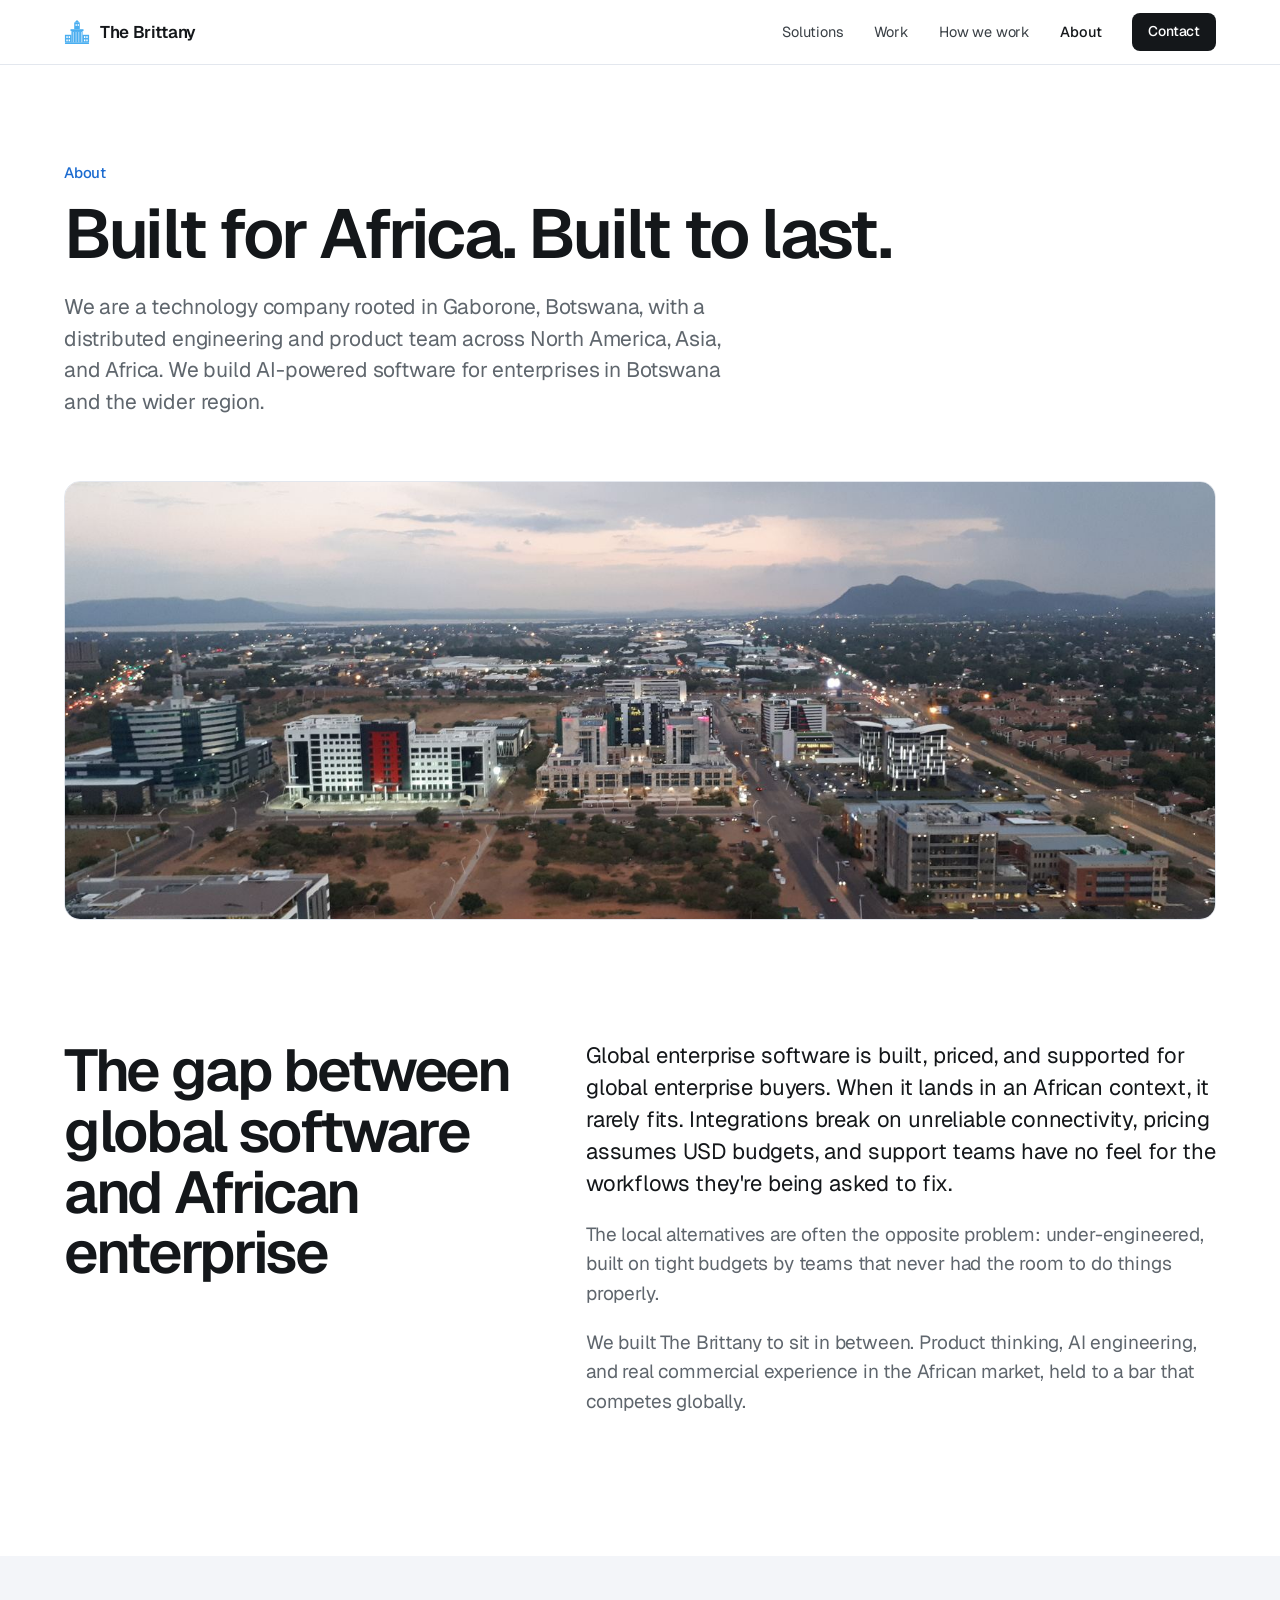
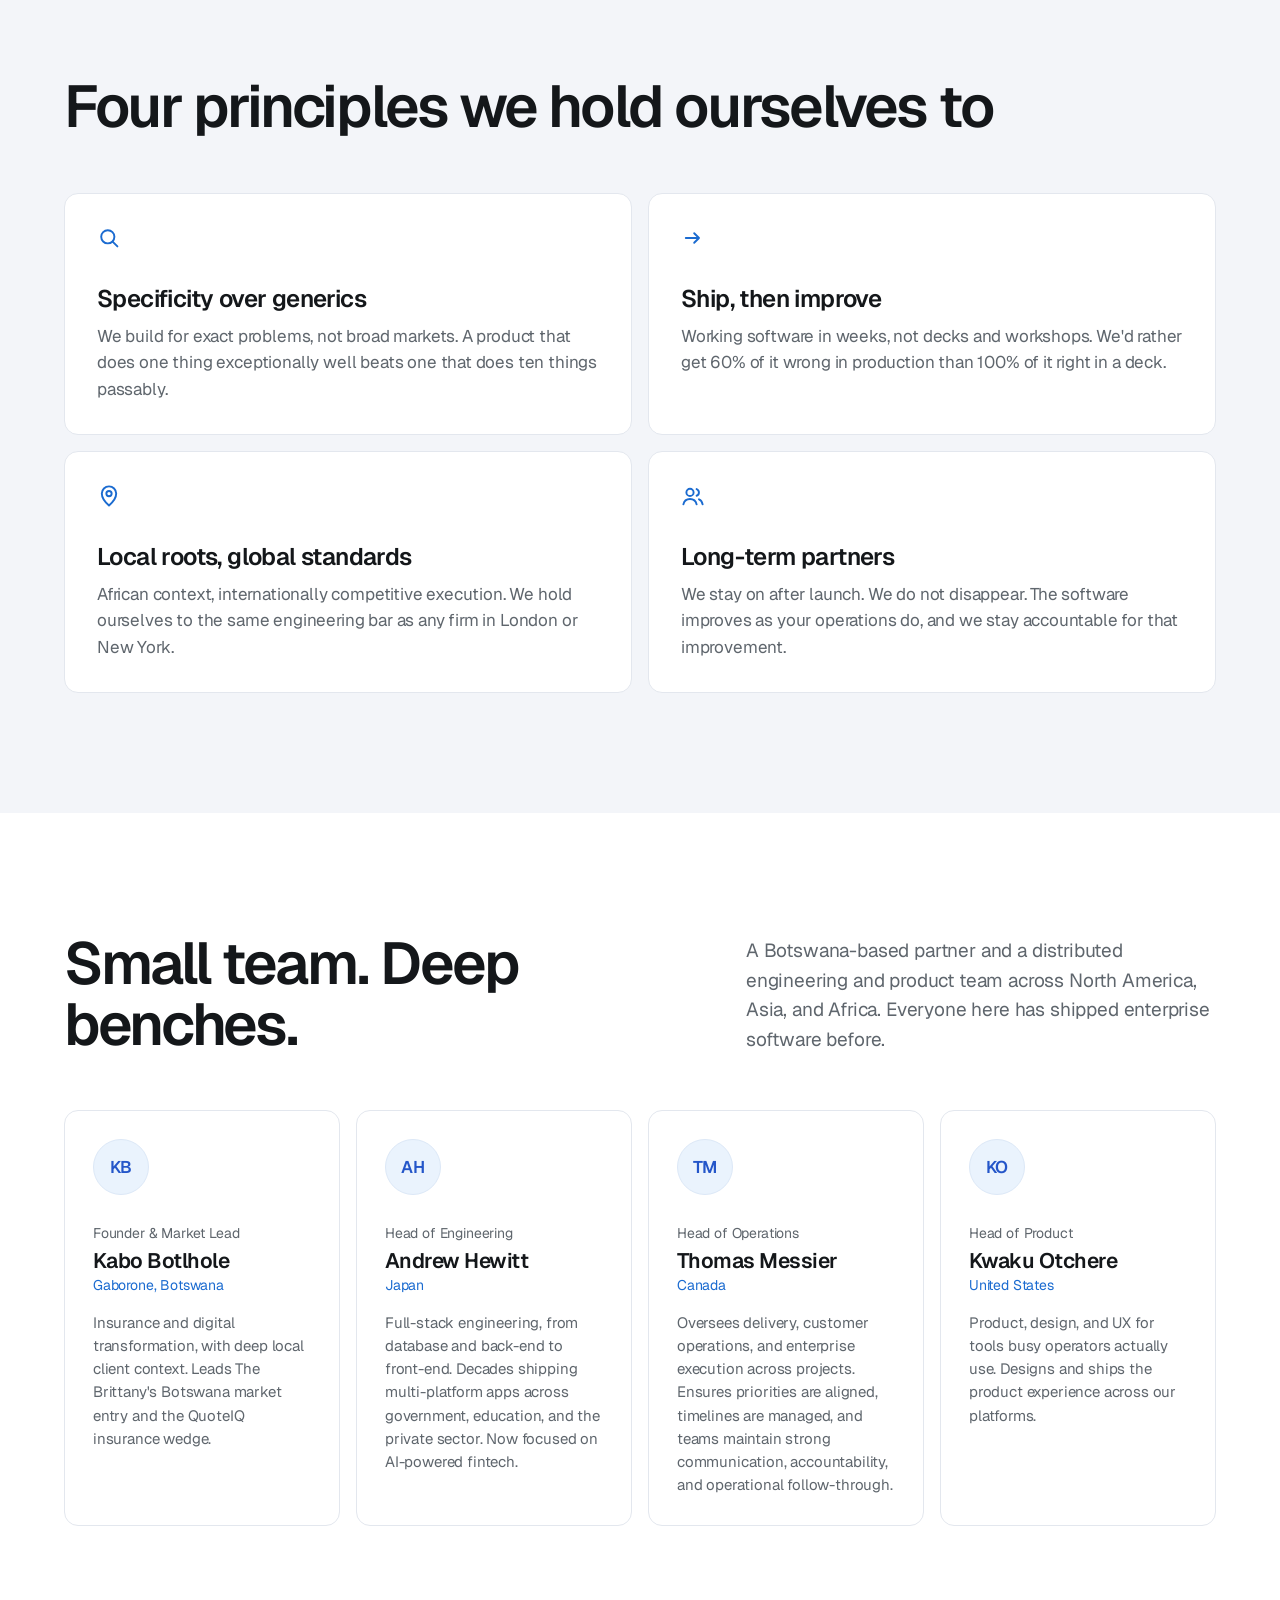
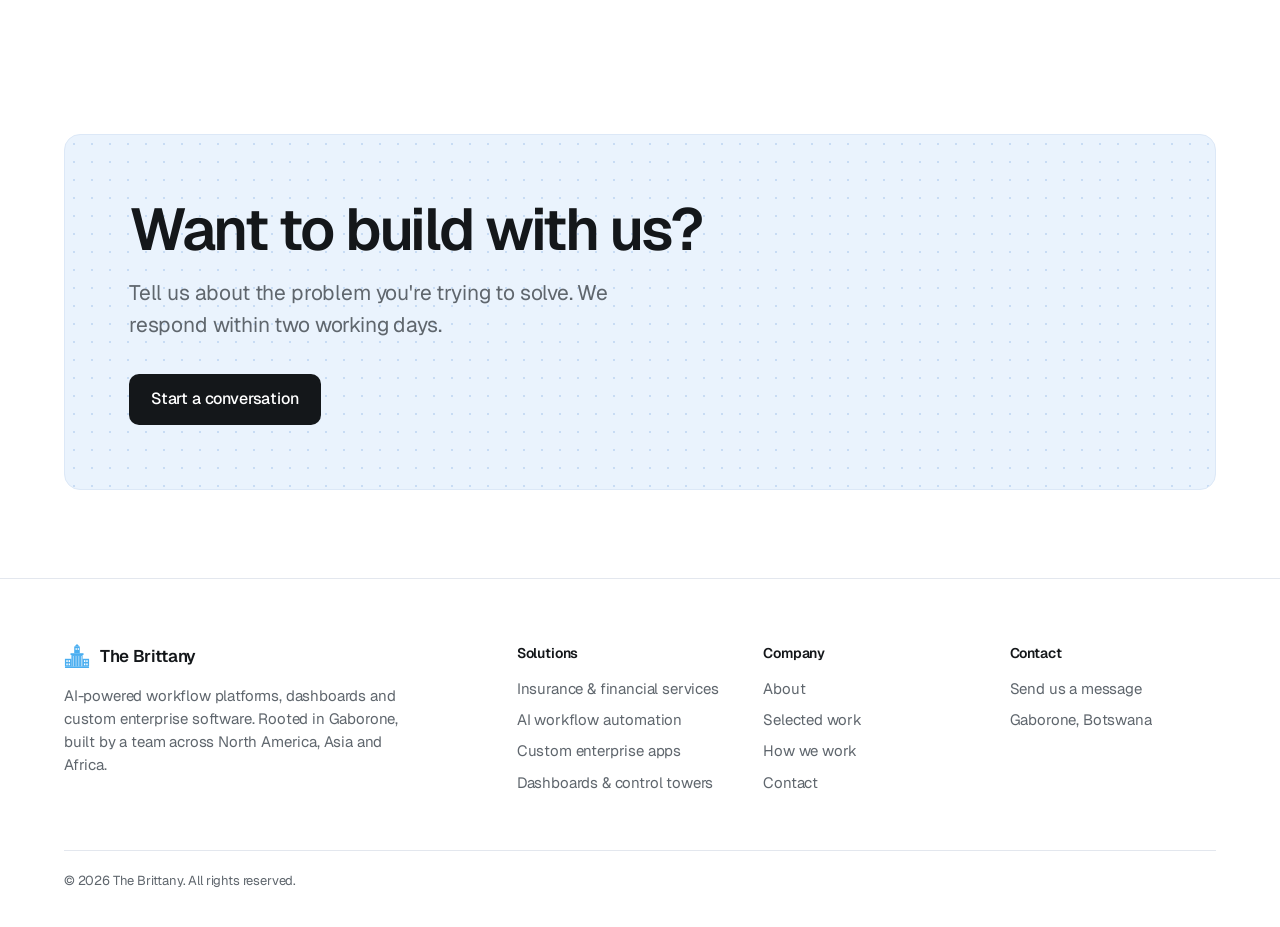
<file: about/index.html>
<!doctype html>
<html lang="en">
<head>
<meta charset="utf-8" />
<meta name="viewport" content="width=device-width, initial-scale=1" />
<title>About | The Brittany</title>
<meta name="description" content="The Brittany is a technology company rooted in Gaborone, Botswana, with a distributed engineering and product team across North America, Asia, and Africa." />
<meta name="theme-color" content="#ffffff" />

<link rel="preconnect" href="https://fonts.googleapis.com">
<link rel="preconnect" href="https://fonts.gstatic.com" crossorigin>
<link href="https://fonts.googleapis.com/css2?family=Geist:wght@400..700&family=Inter:wght@400..700&display=swap" rel="stylesheet">

<link rel="icon" href="/favicon.ico" sizes="any">
<link rel="icon" type="image/svg+xml" href="/favicon.svg">
<link rel="apple-touch-icon" href="/apple-touch-icon.png">

<link rel="stylesheet" href="/styles.css" />
<script src="/assets/site.js" defer></script>
</head>
<body>
<a href="#main" class="skip-link">Skip to content</a>
<header class="nav">
  <div class="container">
    <a class="logo" href="/" aria-label="The Brittany home"><svg class="mark" width="26" height="26" viewBox="0 0 28 28" aria-hidden="true"><rect x="1" y="25" width="26" height="2" rx=".5" fill="currentColor"/><rect x="1" y="17" width="7" height="8" fill="currentColor"/><rect x="2.5" y="18.5" width="1.5" height="2" fill="#fff" opacity="1"/><rect x="5" y="18.5" width="1.5" height="2" fill="#fff" opacity="1"/><rect x="2.5" y="22" width="1.5" height="2" fill="#fff" opacity="1"/><rect x="5" y="22" width="1.5" height="2" fill="#fff" opacity="1"/><rect x="20" y="17" width="7" height="8" fill="currentColor"/><rect x="21.5" y="18.5" width="1.5" height="2" fill="#fff" opacity="1"/><rect x="24" y="18.5" width="1.5" height="2" fill="#fff" opacity="1"/><rect x="21.5" y="22" width="1.5" height="2" fill="#fff" opacity="1"/><rect x="24" y="22" width="1.5" height="2" fill="#fff" opacity="1"/><rect x="8" y="13" width="12" height="12" fill="currentColor"/><rect x="9.5" y="14" width="1.2" height="11" fill="#fff" opacity="0.5"/><rect x="12.4" y="14" width="1.2" height="11" fill="#fff" opacity="0.5"/><rect x="15.3" y="14" width="1.2" height="11" fill="#fff" opacity="0.5"/><rect x="18.2" y="14" width="1.2" height="11" fill="#fff" opacity="0.5"/><rect x="7" y="11" width="14" height="2" fill="currentColor"/><rect x="11" y="4" width="6" height="7" fill="currentColor"/><rect x="12.5" y="5.5" width="1.2" height="2" fill="#fff" opacity="1"/><rect x="14.8" y="5.5" width="1.2" height="2" fill="#fff" opacity="1"/><polygon points="14,1 17,4 11,4" fill="currentColor"/></svg><span>The Brittany</span></a>
    <nav class="nav-links" aria-label="Primary"><a href="/solutions/">Solutions</a><a href="/#work">Work</a><a href="/#how">How we work</a><a href="/about/" aria-current="page">About</a><a class="btn btn-sm" href="/contact/">Contact</a></nav>
    <button class="nav-toggle" type="button" aria-label="Open menu" aria-expanded="false" data-drawer-open><span></span></button>
  </div>
</header>
<div class="drawer" data-drawer role="dialog" aria-modal="true" aria-label="Menu">
  <div class="drawer-head"><a class="logo" href="/"><svg class="mark" width="26" height="26" viewBox="0 0 28 28" aria-hidden="true"><rect x="1" y="25" width="26" height="2" rx=".5" fill="currentColor"/><rect x="1" y="17" width="7" height="8" fill="currentColor"/><rect x="2.5" y="18.5" width="1.5" height="2" fill="#fff" opacity="1"/><rect x="5" y="18.5" width="1.5" height="2" fill="#fff" opacity="1"/><rect x="2.5" y="22" width="1.5" height="2" fill="#fff" opacity="1"/><rect x="5" y="22" width="1.5" height="2" fill="#fff" opacity="1"/><rect x="20" y="17" width="7" height="8" fill="currentColor"/><rect x="21.5" y="18.5" width="1.5" height="2" fill="#fff" opacity="1"/><rect x="24" y="18.5" width="1.5" height="2" fill="#fff" opacity="1"/><rect x="21.5" y="22" width="1.5" height="2" fill="#fff" opacity="1"/><rect x="24" y="22" width="1.5" height="2" fill="#fff" opacity="1"/><rect x="8" y="13" width="12" height="12" fill="currentColor"/><rect x="9.5" y="14" width="1.2" height="11" fill="#fff" opacity="0.5"/><rect x="12.4" y="14" width="1.2" height="11" fill="#fff" opacity="0.5"/><rect x="15.3" y="14" width="1.2" height="11" fill="#fff" opacity="0.5"/><rect x="18.2" y="14" width="1.2" height="11" fill="#fff" opacity="0.5"/><rect x="7" y="11" width="14" height="2" fill="currentColor"/><rect x="11" y="4" width="6" height="7" fill="currentColor"/><rect x="12.5" y="5.5" width="1.2" height="2" fill="#fff" opacity="1"/><rect x="14.8" y="5.5" width="1.2" height="2" fill="#fff" opacity="1"/><polygon points="14,1 17,4 11,4" fill="currentColor"/></svg><span>The Brittany</span></a><button class="drawer-close" type="button" aria-label="Close menu" data-drawer-close>&times;</button></div>
  <nav aria-label="Mobile">
    <a href="/solutions/">Solutions</a><a href="/#work">Work</a><a href="/#how">How we work</a><a href="/about/">About</a>
  </nav>
  <a class="btn" href="/contact/">Contact us</a>
</div>
<main id="main">
<section class="page-hero">
  <div class="container">
    <span class="label">About</span>
    <h1 class="display">Built for Africa. Built to last.</h1>
    <p class="lead">We are a technology company rooted in Gaborone, Botswana, with a distributed engineering and product team across North America, Asia, and Africa. We build AI-powered software for enterprises in Botswana and the wider region.</p>
    <div class="wide-photo"><img src="/assets/img/cbd-aerial.jpg" alt="Gaborone's new central business district from above"></div>
  </div>
</section>

<section class="section">
  <div class="container two-col">
    <h2 class="h1">The gap between global software and African enterprise</h2>
    <div class="body">
      <p>Global enterprise software is built, priced, and supported for global enterprise buyers. When it lands in an African context, it rarely fits. Integrations break on unreliable connectivity, pricing assumes USD budgets, and support teams have no feel for the workflows they're being asked to fix.</p>
      <p>The local alternatives are often the opposite problem: under-engineered, built on tight budgets by teams that never had the room to do things properly.</p>
      <p>We built The Brittany to sit in between. Product thinking, AI engineering, and real commercial experience in the African market, held to a bar that competes globally.</p>
    </div>
  </div>
</section>

<section class="section bg-mist">
  <div class="container">
    <div class="sec-head"><h2 class="h1">Four principles we hold ourselves to</h2></div>
    <div class="principles"><div class="principle"><svg class="ic" width="24" height="24" viewBox="0 0 20 20" fill="none" stroke="currentColor" stroke-width="1.6" stroke-linecap="round" stroke-linejoin="round" aria-hidden="true"><circle cx="9" cy="9" r="5.5"/><path d="m13 13 4 4"/></svg><h3 class="h3">Specificity over generics</h3><p>We build for exact problems, not broad markets. A product that does one thing exceptionally well beats one that does ten things passably.</p></div><div class="principle"><svg class="ic" width="24" height="24" viewBox="0 0 20 20" fill="none" stroke="currentColor" stroke-width="1.6" stroke-linecap="round" stroke-linejoin="round" aria-hidden="true"><path d="M4 10h11M11 6l4 4-4 4"/></svg><h3 class="h3">Ship, then improve</h3><p>Working software in weeks, not decks and workshops. We'd rather get 60% of it wrong in production than 100% of it right in a deck.</p></div><div class="principle"><svg class="ic" width="24" height="24" viewBox="0 0 20 20" fill="none" stroke="currentColor" stroke-width="1.6" stroke-linecap="round" stroke-linejoin="round" aria-hidden="true"><path d="M10 18s6-5.2 6-10a6 6 0 0 0-12 0c0 4.8 6 10 6 10z"/><circle cx="10" cy="8" r="2.2"/></svg><h3 class="h3">Local roots, global standards</h3><p>African context, internationally competitive execution. We hold ourselves to the same engineering bar as any firm in London or New York.</p></div><div class="principle"><svg class="ic" width="24" height="24" viewBox="0 0 20 20" fill="none" stroke="currentColor" stroke-width="1.6" stroke-linecap="round" stroke-linejoin="round" aria-hidden="true"><circle cx="7.5" cy="7" r="3"/><path d="M2 17c.6-3 2.8-4.5 5.5-4.5S12.4 14 13 17"/><path d="M13 4.2a3 3 0 0 1 0 5.6M15 12.8c1.6.6 2.6 2 3 4.2"/></svg><h3 class="h3">Long-term partners</h3><p>We stay on after launch. We do not disappear. The software improves as your operations do, and we stay accountable for that improvement.</p></div></div>
  </div>
</section>

<section class="section">
  <div class="container">
    <div class="sec-head"><h2 class="h1">Small team. Deep benches.</h2><p>A Botswana-based partner and a distributed engineering and product team across North America, Asia, and Africa. Everyone here has shipped enterprise software before.</p></div>
    <div class="team"><div class="member"><div class="avatar" aria-hidden="true">KB</div><div class="role">Founder &amp; Market Lead</div><h3 class="h3">Kabo Botlhole</h3><div class="loc">Gaborone, Botswana</div><p>Insurance and digital transformation, with deep local client context. Leads The Brittany's Botswana market entry and the QuoteIQ insurance wedge.</p></div><div class="member"><div class="avatar" aria-hidden="true">AH</div><div class="role">Head of Engineering</div><h3 class="h3">Andrew Hewitt</h3><div class="loc">Japan</div><p>Full-stack engineering, from database and back-end to front-end. Decades shipping multi-platform apps across government, education, and the private sector. Now focused on AI-powered fintech.</p></div><div class="member"><div class="avatar" aria-hidden="true">TM</div><div class="role">Head of Operations</div><h3 class="h3">Thomas Messier</h3><div class="loc">Canada</div><p>Oversees delivery, customer operations, and enterprise execution across projects. Ensures priorities are aligned, timelines are managed, and teams maintain strong communication, accountability, and operational follow-through.</p></div><div class="member"><div class="avatar" aria-hidden="true">KO</div><div class="role">Head of Product</div><h3 class="h3">Kwaku Otchere</h3><div class="loc">United States</div><p>Product, design, and UX for tools busy operators actually use. Designs and ships the product experience across our platforms.</p></div></div>
  </div>
</section>
</main>
<section class="section-tight">
  <div class="container">
    <div class="panel cta-panel">
      <div><h2 class="h1">Want to build with us?</h2><p class="lead">Tell us about the problem you're trying to solve. We respond within two working days.</p></div>
      <div class="actions"><a class="btn" href="/contact/">Start a conversation</a></div>
    </div>
  </div>
</section>
<footer class="footer">
  <div class="container">
    <div class="footer-grid">
      <div><a class="logo" href="/"><svg class="mark" width="26" height="26" viewBox="0 0 28 28" aria-hidden="true"><rect x="1" y="25" width="26" height="2" rx=".5" fill="currentColor"/><rect x="1" y="17" width="7" height="8" fill="currentColor"/><rect x="2.5" y="18.5" width="1.5" height="2" fill="#fff" opacity="1"/><rect x="5" y="18.5" width="1.5" height="2" fill="#fff" opacity="1"/><rect x="2.5" y="22" width="1.5" height="2" fill="#fff" opacity="1"/><rect x="5" y="22" width="1.5" height="2" fill="#fff" opacity="1"/><rect x="20" y="17" width="7" height="8" fill="currentColor"/><rect x="21.5" y="18.5" width="1.5" height="2" fill="#fff" opacity="1"/><rect x="24" y="18.5" width="1.5" height="2" fill="#fff" opacity="1"/><rect x="21.5" y="22" width="1.5" height="2" fill="#fff" opacity="1"/><rect x="24" y="22" width="1.5" height="2" fill="#fff" opacity="1"/><rect x="8" y="13" width="12" height="12" fill="currentColor"/><rect x="9.5" y="14" width="1.2" height="11" fill="#fff" opacity="0.5"/><rect x="12.4" y="14" width="1.2" height="11" fill="#fff" opacity="0.5"/><rect x="15.3" y="14" width="1.2" height="11" fill="#fff" opacity="0.5"/><rect x="18.2" y="14" width="1.2" height="11" fill="#fff" opacity="0.5"/><rect x="7" y="11" width="14" height="2" fill="currentColor"/><rect x="11" y="4" width="6" height="7" fill="currentColor"/><rect x="12.5" y="5.5" width="1.2" height="2" fill="#fff" opacity="1"/><rect x="14.8" y="5.5" width="1.2" height="2" fill="#fff" opacity="1"/><polygon points="14,1 17,4 11,4" fill="currentColor"/></svg><span>The Brittany</span></a><p style="max-width:340px">AI-powered workflow platforms, dashboards and custom enterprise software. Rooted in Gaborone, built by a team across North America, Asia and Africa.</p></div>
      <div><h4>Solutions</h4><a href="/solutions/insurance-financial/">Insurance &amp; financial services</a><a href="/solutions/ai-workflow-automation/">AI workflow automation</a><a href="/solutions/custom-enterprise-apps/">Custom enterprise apps</a><a href="/solutions/dashboards-control-towers/">Dashboards &amp; control towers</a></div>
      <div><h4>Company</h4><a href="/about/">About</a><a href="/#work">Selected work</a><a href="/#how">How we work</a><a href="/contact/">Contact</a></div>
      <div><h4>Contact</h4><a href="/contact/">Send us a message</a><span>Gaborone, Botswana</span></div>
    </div>
    <div class="footer-bottom">
      <span>&copy; 2026 The Brittany. All rights reserved.</span>
    </div>
  </div>
</footer>
</body>
</html>
</file>
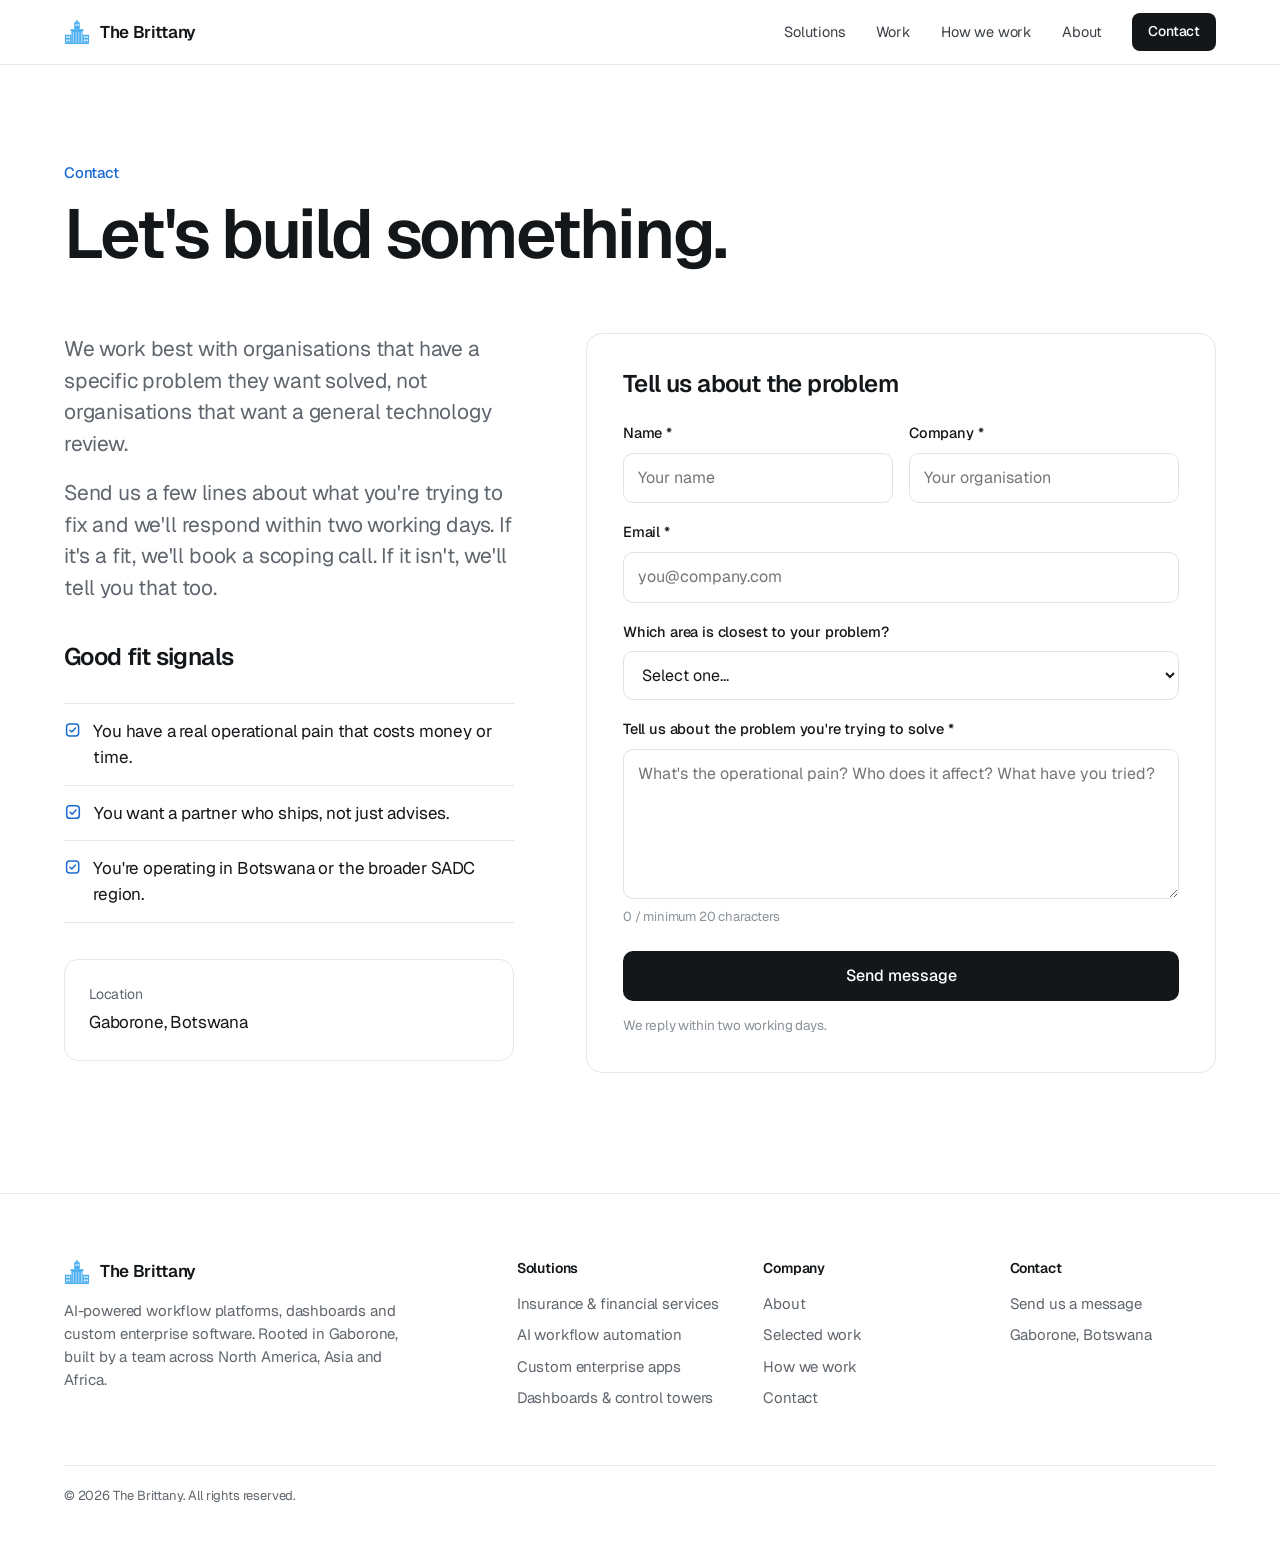
<file: contact/index.html>
<!doctype html>
<html lang="en">
<head>
<meta charset="utf-8" />
<meta name="viewport" content="width=device-width, initial-scale=1" />
<title>Contact | The Brittany</title>
<meta name="description" content="Tell us about the operational problem you're trying to solve. We respond within two working days." />
<meta name="theme-color" content="#ffffff" />

<link rel="preconnect" href="https://fonts.googleapis.com">
<link rel="preconnect" href="https://fonts.gstatic.com" crossorigin>
<link href="https://fonts.googleapis.com/css2?family=Geist:wght@400..700&family=Inter:wght@400..700&display=swap" rel="stylesheet">

<link rel="icon" href="/favicon.ico" sizes="any">
<link rel="icon" type="image/svg+xml" href="/favicon.svg">
<link rel="apple-touch-icon" href="/apple-touch-icon.png">

<link rel="stylesheet" href="/styles.css" />
<script src="/assets/site.js" defer></script>
</head>
<body>
<a href="#main" class="skip-link">Skip to content</a>
<header class="nav">
  <div class="container">
    <a class="logo" href="/" aria-label="The Brittany home"><svg class="mark" width="26" height="26" viewBox="0 0 28 28" aria-hidden="true"><rect x="1" y="25" width="26" height="2" rx=".5" fill="currentColor"/><rect x="1" y="17" width="7" height="8" fill="currentColor"/><rect x="2.5" y="18.5" width="1.5" height="2" fill="#fff" opacity="1"/><rect x="5" y="18.5" width="1.5" height="2" fill="#fff" opacity="1"/><rect x="2.5" y="22" width="1.5" height="2" fill="#fff" opacity="1"/><rect x="5" y="22" width="1.5" height="2" fill="#fff" opacity="1"/><rect x="20" y="17" width="7" height="8" fill="currentColor"/><rect x="21.5" y="18.5" width="1.5" height="2" fill="#fff" opacity="1"/><rect x="24" y="18.5" width="1.5" height="2" fill="#fff" opacity="1"/><rect x="21.5" y="22" width="1.5" height="2" fill="#fff" opacity="1"/><rect x="24" y="22" width="1.5" height="2" fill="#fff" opacity="1"/><rect x="8" y="13" width="12" height="12" fill="currentColor"/><rect x="9.5" y="14" width="1.2" height="11" fill="#fff" opacity="0.5"/><rect x="12.4" y="14" width="1.2" height="11" fill="#fff" opacity="0.5"/><rect x="15.3" y="14" width="1.2" height="11" fill="#fff" opacity="0.5"/><rect x="18.2" y="14" width="1.2" height="11" fill="#fff" opacity="0.5"/><rect x="7" y="11" width="14" height="2" fill="currentColor"/><rect x="11" y="4" width="6" height="7" fill="currentColor"/><rect x="12.5" y="5.5" width="1.2" height="2" fill="#fff" opacity="1"/><rect x="14.8" y="5.5" width="1.2" height="2" fill="#fff" opacity="1"/><polygon points="14,1 17,4 11,4" fill="currentColor"/></svg><span>The Brittany</span></a>
    <nav class="nav-links" aria-label="Primary"><a href="/solutions/">Solutions</a><a href="/#work">Work</a><a href="/#how">How we work</a><a href="/about/">About</a><a class="btn btn-sm" href="/contact/">Contact</a></nav>
    <button class="nav-toggle" type="button" aria-label="Open menu" aria-expanded="false" data-drawer-open><span></span></button>
  </div>
</header>
<div class="drawer" data-drawer role="dialog" aria-modal="true" aria-label="Menu">
  <div class="drawer-head"><a class="logo" href="/"><svg class="mark" width="26" height="26" viewBox="0 0 28 28" aria-hidden="true"><rect x="1" y="25" width="26" height="2" rx=".5" fill="currentColor"/><rect x="1" y="17" width="7" height="8" fill="currentColor"/><rect x="2.5" y="18.5" width="1.5" height="2" fill="#fff" opacity="1"/><rect x="5" y="18.5" width="1.5" height="2" fill="#fff" opacity="1"/><rect x="2.5" y="22" width="1.5" height="2" fill="#fff" opacity="1"/><rect x="5" y="22" width="1.5" height="2" fill="#fff" opacity="1"/><rect x="20" y="17" width="7" height="8" fill="currentColor"/><rect x="21.5" y="18.5" width="1.5" height="2" fill="#fff" opacity="1"/><rect x="24" y="18.5" width="1.5" height="2" fill="#fff" opacity="1"/><rect x="21.5" y="22" width="1.5" height="2" fill="#fff" opacity="1"/><rect x="24" y="22" width="1.5" height="2" fill="#fff" opacity="1"/><rect x="8" y="13" width="12" height="12" fill="currentColor"/><rect x="9.5" y="14" width="1.2" height="11" fill="#fff" opacity="0.5"/><rect x="12.4" y="14" width="1.2" height="11" fill="#fff" opacity="0.5"/><rect x="15.3" y="14" width="1.2" height="11" fill="#fff" opacity="0.5"/><rect x="18.2" y="14" width="1.2" height="11" fill="#fff" opacity="0.5"/><rect x="7" y="11" width="14" height="2" fill="currentColor"/><rect x="11" y="4" width="6" height="7" fill="currentColor"/><rect x="12.5" y="5.5" width="1.2" height="2" fill="#fff" opacity="1"/><rect x="14.8" y="5.5" width="1.2" height="2" fill="#fff" opacity="1"/><polygon points="14,1 17,4 11,4" fill="currentColor"/></svg><span>The Brittany</span></a><button class="drawer-close" type="button" aria-label="Close menu" data-drawer-close>&times;</button></div>
  <nav aria-label="Mobile">
    <a href="/solutions/">Solutions</a><a href="/#work">Work</a><a href="/#how">How we work</a><a href="/about/">About</a>
  </nav>
  <a class="btn" href="/contact/">Contact us</a>
</div>
<main id="main">
<section class="page-hero" style="padding-bottom:64px">
  <div class="container">
    <span class="label">Contact</span>
    <h1 class="display">Let's build something.</h1>
  </div>
</section>
<section class="section" style="padding-top:0">
  <div class="container contact-grid">
    <div>
      <p class="lead">We work best with organisations that have a specific problem they want solved, not organisations that want a general technology review.</p>
      <p class="lead">Send us a few lines about what you're trying to fix and we'll respond within two working days. If it's a fit, we'll book a scoping call. If it isn't, we'll tell you that too.</p>
      <h2 class="h3" style="margin-top:40px">Good fit signals</h2>
      <ul class="fit-list"><li><svg class="ic" width="18" height="18" viewBox="0 0 20 20" fill="none" stroke="currentColor" stroke-width="1.7" stroke-linecap="round" stroke-linejoin="round" aria-hidden="true"><rect x="3" y="3" width="14" height="14" rx="3.5"/><path d="m6.8 10.2 2.2 2.2 4.3-4.6"/></svg><span>You have a real operational pain that costs money or time.</span></li><li><svg class="ic" width="18" height="18" viewBox="0 0 20 20" fill="none" stroke="currentColor" stroke-width="1.7" stroke-linecap="round" stroke-linejoin="round" aria-hidden="true"><rect x="3" y="3" width="14" height="14" rx="3.5"/><path d="m6.8 10.2 2.2 2.2 4.3-4.6"/></svg><span>You want a partner who ships, not just advises.</span></li><li><svg class="ic" width="18" height="18" viewBox="0 0 20 20" fill="none" stroke="currentColor" stroke-width="1.7" stroke-linecap="round" stroke-linejoin="round" aria-hidden="true"><rect x="3" y="3" width="14" height="14" rx="3.5"/><path d="m6.8 10.2 2.2 2.2 4.3-4.6"/></svg><span>You're operating in Botswana or the broader SADC region.</span></li></ul>
      <div class="direct"><small>Location</small><div>Gaborone, Botswana</div></div>
    </div>
    <div class="form-card" data-form-wrap>
      <form data-contact-form novalidate>
        <h2 class="h3">Tell us about the problem</h2>
        <div class="name-row">
          <div class="form-field" data-field="name"><label for="name">Name *</label><input id="name" type="text" autocomplete="name" placeholder="Your name" /></div>
          <div class="form-field" data-field="company"><label for="company">Company *</label><input id="company" type="text" autocomplete="organization" placeholder="Your organisation" /></div>
        </div>
        <div class="form-field" data-field="email"><label for="email">Email *</label><input id="email" type="email" autocomplete="email" placeholder="you@company.com" /></div>
        <div class="form-field" data-field="solution"><label for="solution">Which area is closest to your problem?</label>
          <select id="solution"><option value="">Select one...</option><option value="insurance">Insurance &amp; Financial Services</option><option value="ai-workflow">AI Workflow Automation</option><option value="enterprise-apps">Custom Enterprise Apps</option><option value="dashboards">Dashboards &amp; Control Towers</option><option value="other">Other</option><option value="unsure">Not sure yet</option></select></div>
        <div class="form-field" data-field="problem"><label for="problem">Tell us about the problem you're trying to solve *</label>
          <textarea id="problem" placeholder="What's the operational pain? Who does it affect? What have you tried?"></textarea>
          <div class="hint" data-char-count>0 / minimum 20 characters</div></div>
        <input type="text" name="_honey" tabindex="-1" autocomplete="off" aria-hidden="true" style="display:none">
        <p class="form-error" role="alert" data-form-error hidden>Your message didn't send. Check your connection and try again.</p>
        <button type="submit" class="btn" style="width:100%;margin-top:6px">Send message</button>
        <p class="form-note">We reply within two working days.</p>
      </form>
    </div>
  </div>
</section>
</main>
<footer class="footer">
  <div class="container">
    <div class="footer-grid">
      <div><a class="logo" href="/"><svg class="mark" width="26" height="26" viewBox="0 0 28 28" aria-hidden="true"><rect x="1" y="25" width="26" height="2" rx=".5" fill="currentColor"/><rect x="1" y="17" width="7" height="8" fill="currentColor"/><rect x="2.5" y="18.5" width="1.5" height="2" fill="#fff" opacity="1"/><rect x="5" y="18.5" width="1.5" height="2" fill="#fff" opacity="1"/><rect x="2.5" y="22" width="1.5" height="2" fill="#fff" opacity="1"/><rect x="5" y="22" width="1.5" height="2" fill="#fff" opacity="1"/><rect x="20" y="17" width="7" height="8" fill="currentColor"/><rect x="21.5" y="18.5" width="1.5" height="2" fill="#fff" opacity="1"/><rect x="24" y="18.5" width="1.5" height="2" fill="#fff" opacity="1"/><rect x="21.5" y="22" width="1.5" height="2" fill="#fff" opacity="1"/><rect x="24" y="22" width="1.5" height="2" fill="#fff" opacity="1"/><rect x="8" y="13" width="12" height="12" fill="currentColor"/><rect x="9.5" y="14" width="1.2" height="11" fill="#fff" opacity="0.5"/><rect x="12.4" y="14" width="1.2" height="11" fill="#fff" opacity="0.5"/><rect x="15.3" y="14" width="1.2" height="11" fill="#fff" opacity="0.5"/><rect x="18.2" y="14" width="1.2" height="11" fill="#fff" opacity="0.5"/><rect x="7" y="11" width="14" height="2" fill="currentColor"/><rect x="11" y="4" width="6" height="7" fill="currentColor"/><rect x="12.5" y="5.5" width="1.2" height="2" fill="#fff" opacity="1"/><rect x="14.8" y="5.5" width="1.2" height="2" fill="#fff" opacity="1"/><polygon points="14,1 17,4 11,4" fill="currentColor"/></svg><span>The Brittany</span></a><p style="max-width:340px">AI-powered workflow platforms, dashboards and custom enterprise software. Rooted in Gaborone, built by a team across North America, Asia and Africa.</p></div>
      <div><h4>Solutions</h4><a href="/solutions/insurance-financial/">Insurance &amp; financial services</a><a href="/solutions/ai-workflow-automation/">AI workflow automation</a><a href="/solutions/custom-enterprise-apps/">Custom enterprise apps</a><a href="/solutions/dashboards-control-towers/">Dashboards &amp; control towers</a></div>
      <div><h4>Company</h4><a href="/about/">About</a><a href="/#work">Selected work</a><a href="/#how">How we work</a><a href="/contact/">Contact</a></div>
      <div><h4>Contact</h4><a href="/contact/">Send us a message</a><span>Gaborone, Botswana</span></div>
    </div>
    <div class="footer-bottom">
      <span>&copy; 2026 The Brittany. All rights reserved.</span>
    </div>
  </div>
</footer>
</body>
</html>
</file>
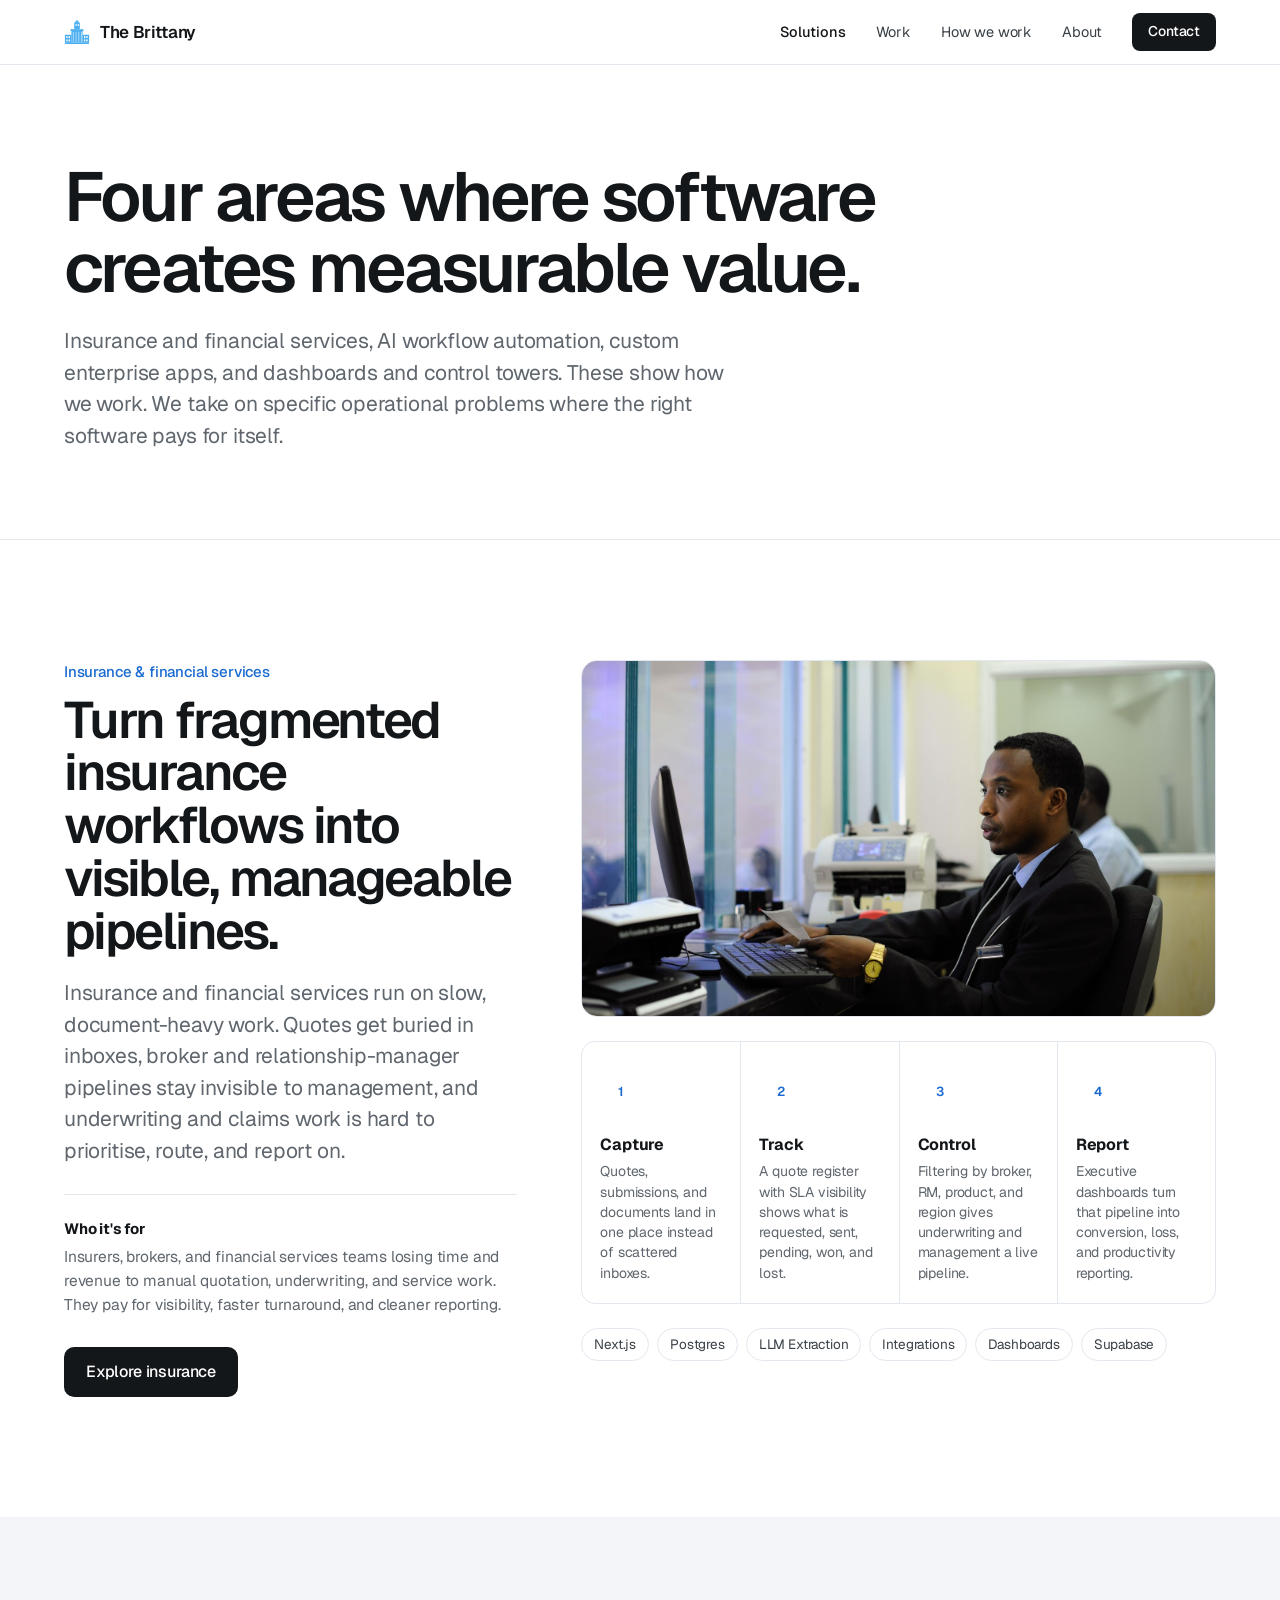
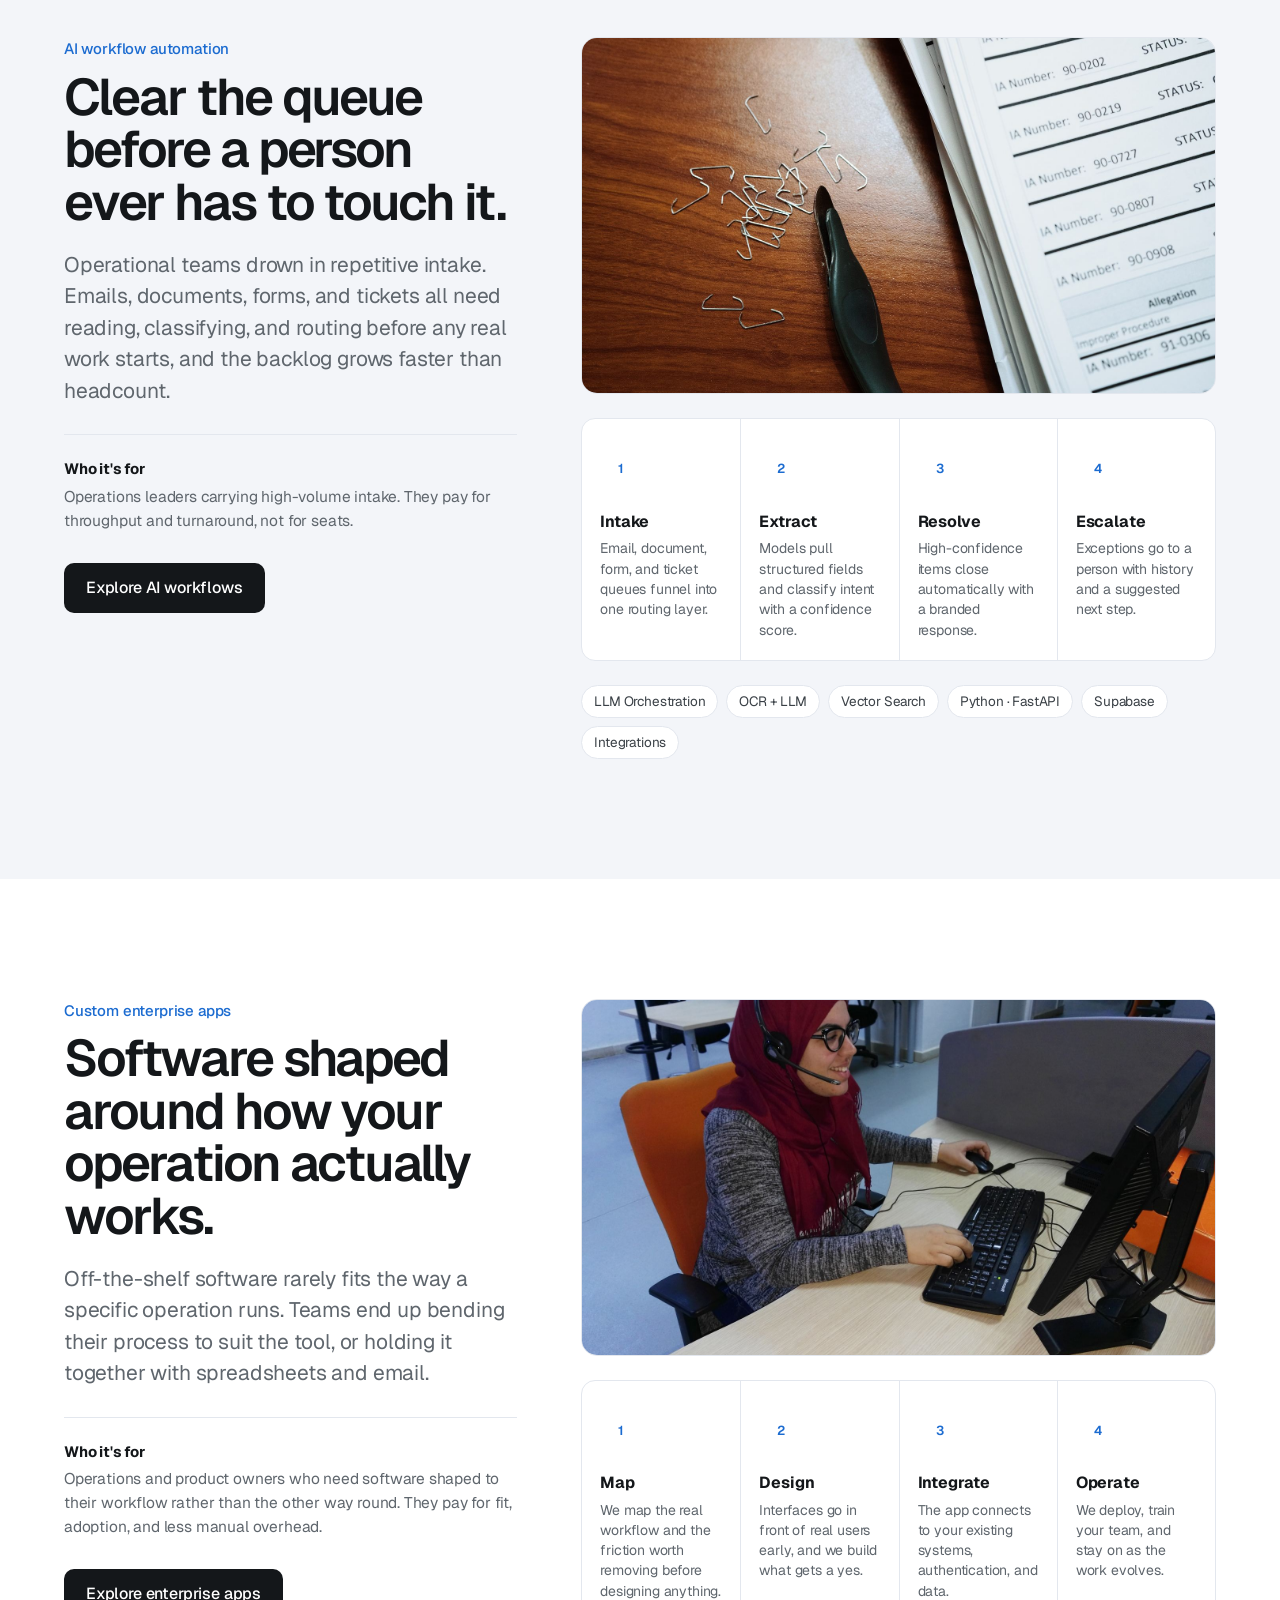
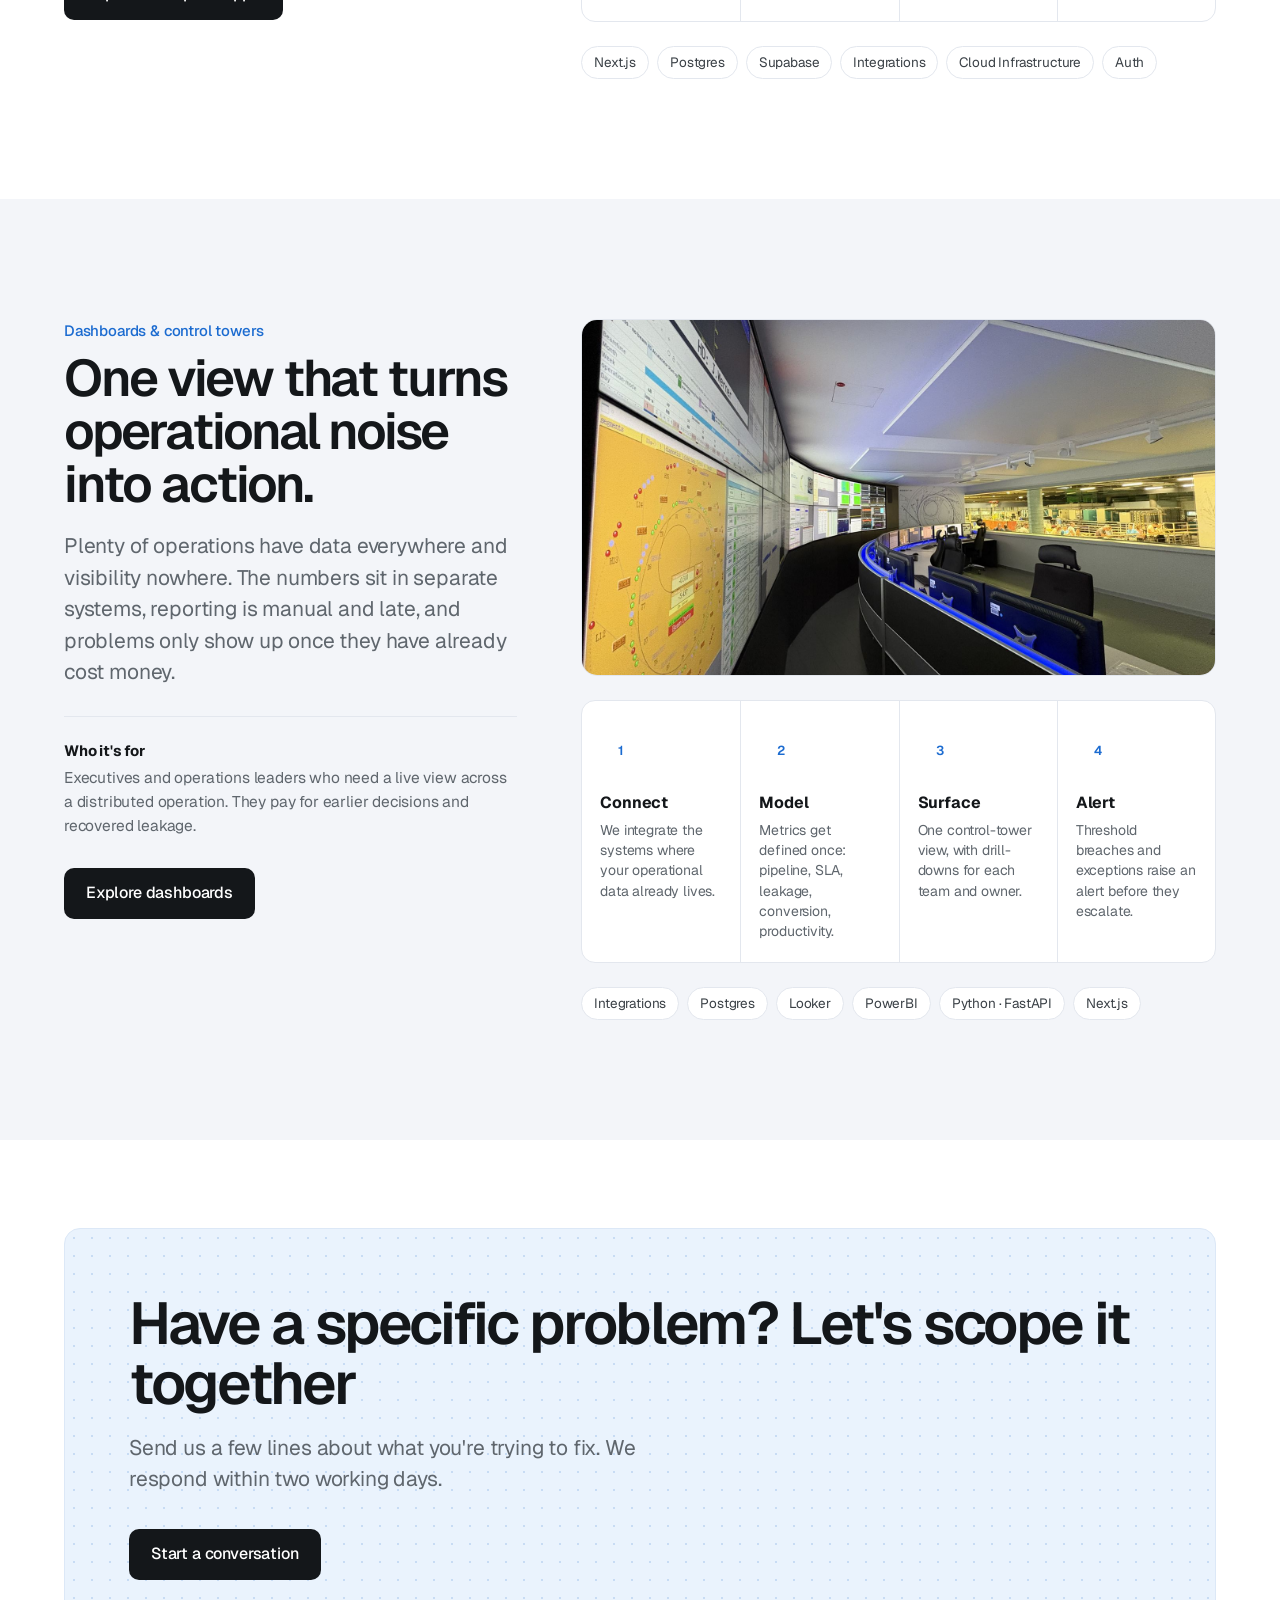
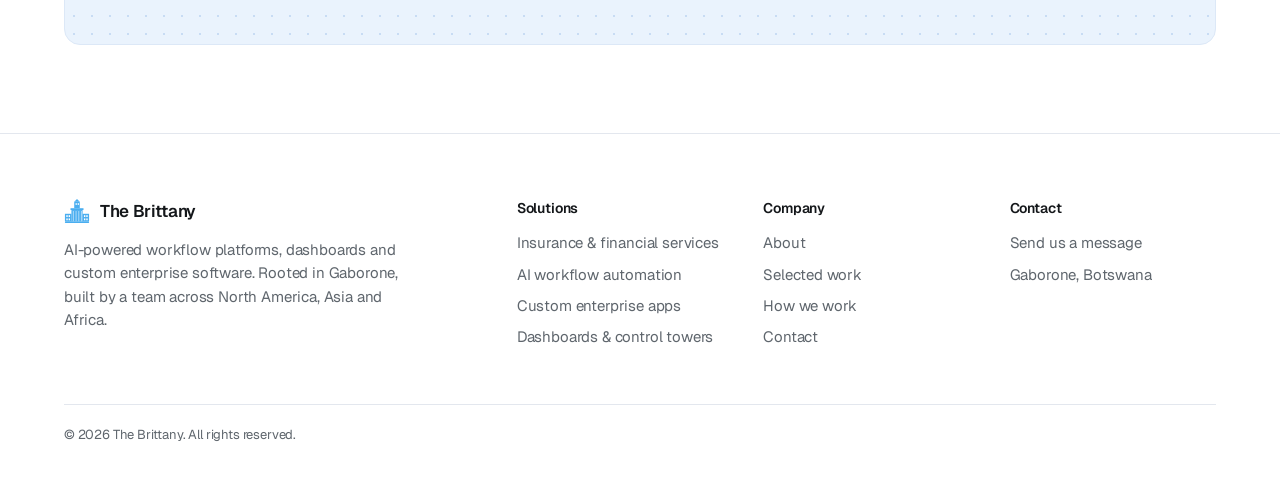
<file: solutions/index.html>
<!doctype html>
<html lang="en">
<head>
<meta charset="utf-8" />
<meta name="viewport" content="width=device-width, initial-scale=1" />
<title>Solutions | The Brittany</title>
<meta name="description" content="Insurance and financial services, AI workflow automation, custom enterprise apps, and dashboards and control towers — four areas where The Brittany builds software that creates measurable value." />
<meta name="theme-color" content="#ffffff" />

<link rel="preconnect" href="https://fonts.googleapis.com">
<link rel="preconnect" href="https://fonts.gstatic.com" crossorigin>
<link href="https://fonts.googleapis.com/css2?family=Geist:wght@400..700&family=Inter:wght@400..700&display=swap" rel="stylesheet">

<link rel="icon" href="/favicon.ico" sizes="any">
<link rel="icon" type="image/svg+xml" href="/favicon.svg">
<link rel="apple-touch-icon" href="/apple-touch-icon.png">

<link rel="stylesheet" href="/styles.css" />
<script src="/assets/site.js" defer></script>
</head>
<body>
<a href="#main" class="skip-link">Skip to content</a>
<header class="nav">
  <div class="container">
    <a class="logo" href="/" aria-label="The Brittany home"><svg class="mark" width="26" height="26" viewBox="0 0 28 28" aria-hidden="true"><rect x="1" y="25" width="26" height="2" rx=".5" fill="currentColor"/><rect x="1" y="17" width="7" height="8" fill="currentColor"/><rect x="2.5" y="18.5" width="1.5" height="2" fill="#fff" opacity="1"/><rect x="5" y="18.5" width="1.5" height="2" fill="#fff" opacity="1"/><rect x="2.5" y="22" width="1.5" height="2" fill="#fff" opacity="1"/><rect x="5" y="22" width="1.5" height="2" fill="#fff" opacity="1"/><rect x="20" y="17" width="7" height="8" fill="currentColor"/><rect x="21.5" y="18.5" width="1.5" height="2" fill="#fff" opacity="1"/><rect x="24" y="18.5" width="1.5" height="2" fill="#fff" opacity="1"/><rect x="21.5" y="22" width="1.5" height="2" fill="#fff" opacity="1"/><rect x="24" y="22" width="1.5" height="2" fill="#fff" opacity="1"/><rect x="8" y="13" width="12" height="12" fill="currentColor"/><rect x="9.5" y="14" width="1.2" height="11" fill="#fff" opacity="0.5"/><rect x="12.4" y="14" width="1.2" height="11" fill="#fff" opacity="0.5"/><rect x="15.3" y="14" width="1.2" height="11" fill="#fff" opacity="0.5"/><rect x="18.2" y="14" width="1.2" height="11" fill="#fff" opacity="0.5"/><rect x="7" y="11" width="14" height="2" fill="currentColor"/><rect x="11" y="4" width="6" height="7" fill="currentColor"/><rect x="12.5" y="5.5" width="1.2" height="2" fill="#fff" opacity="1"/><rect x="14.8" y="5.5" width="1.2" height="2" fill="#fff" opacity="1"/><polygon points="14,1 17,4 11,4" fill="currentColor"/></svg><span>The Brittany</span></a>
    <nav class="nav-links" aria-label="Primary"><a href="/solutions/" aria-current="page">Solutions</a><a href="/#work">Work</a><a href="/#how">How we work</a><a href="/about/">About</a><a class="btn btn-sm" href="/contact/">Contact</a></nav>
    <button class="nav-toggle" type="button" aria-label="Open menu" aria-expanded="false" data-drawer-open><span></span></button>
  </div>
</header>
<div class="drawer" data-drawer role="dialog" aria-modal="true" aria-label="Menu">
  <div class="drawer-head"><a class="logo" href="/"><svg class="mark" width="26" height="26" viewBox="0 0 28 28" aria-hidden="true"><rect x="1" y="25" width="26" height="2" rx=".5" fill="currentColor"/><rect x="1" y="17" width="7" height="8" fill="currentColor"/><rect x="2.5" y="18.5" width="1.5" height="2" fill="#fff" opacity="1"/><rect x="5" y="18.5" width="1.5" height="2" fill="#fff" opacity="1"/><rect x="2.5" y="22" width="1.5" height="2" fill="#fff" opacity="1"/><rect x="5" y="22" width="1.5" height="2" fill="#fff" opacity="1"/><rect x="20" y="17" width="7" height="8" fill="currentColor"/><rect x="21.5" y="18.5" width="1.5" height="2" fill="#fff" opacity="1"/><rect x="24" y="18.5" width="1.5" height="2" fill="#fff" opacity="1"/><rect x="21.5" y="22" width="1.5" height="2" fill="#fff" opacity="1"/><rect x="24" y="22" width="1.5" height="2" fill="#fff" opacity="1"/><rect x="8" y="13" width="12" height="12" fill="currentColor"/><rect x="9.5" y="14" width="1.2" height="11" fill="#fff" opacity="0.5"/><rect x="12.4" y="14" width="1.2" height="11" fill="#fff" opacity="0.5"/><rect x="15.3" y="14" width="1.2" height="11" fill="#fff" opacity="0.5"/><rect x="18.2" y="14" width="1.2" height="11" fill="#fff" opacity="0.5"/><rect x="7" y="11" width="14" height="2" fill="currentColor"/><rect x="11" y="4" width="6" height="7" fill="currentColor"/><rect x="12.5" y="5.5" width="1.2" height="2" fill="#fff" opacity="1"/><rect x="14.8" y="5.5" width="1.2" height="2" fill="#fff" opacity="1"/><polygon points="14,1 17,4 11,4" fill="currentColor"/></svg><span>The Brittany</span></a><button class="drawer-close" type="button" aria-label="Close menu" data-drawer-close>&times;</button></div>
  <nav aria-label="Mobile">
    <a href="/solutions/">Solutions</a><a href="/#work">Work</a><a href="/#how">How we work</a><a href="/about/">About</a>
  </nav>
  <a class="btn" href="/contact/">Contact us</a>
</div>
<main id="main">
<section class="page-hero" style="padding-bottom:88px">
  <div class="container">
    <h1 class="display">Four areas where software creates measurable value.</h1>
    <p class="lead">Insurance and financial services, AI workflow automation, custom enterprise apps, and dashboards and control towers. These show how we work. We take on specific operational problems where the right software pays for itself.</p>
  </div>
</section>

<section class="section bordered" id="insurance-financial">
  <div class="container sol-block">
    <div>
      <div class="label">Insurance &amp; financial services</div>
      <h2 class="h1">Turn fragmented insurance workflows into visible, manageable pipelines.</h2>
      <p class="lead">Insurance and financial services run on slow, document-heavy work. Quotes get buried in inboxes, broker and relationship-manager pipelines stay invisible to management, and underwriting and claims work is hard to prioritise, route, and report on.</p>
      <div class="who"><b>Who it's for</b>Insurers, brokers, and financial services teams losing time and revenue to manual quotation, underwriting, and service work. They pay for visibility, faster turnaround, and cleaner reporting.</div>
      <a class="btn" href="/solutions/insurance-financial/">Explore insurance</a>
    </div>
    <div>
      <div class="photo"><img src="/assets/img/finance.jpg" alt="A banking officer at work at his desk" loading="lazy"></div>
      <div class="flow"><div><div class="n">1</div><b>Capture</b><span>Quotes, submissions, and documents land in one place instead of scattered inboxes.</span></div><div><div class="n">2</div><b>Track</b><span>A quote register with SLA visibility shows what is requested, sent, pending, won, and lost.</span></div><div><div class="n">3</div><b>Control</b><span>Filtering by broker, RM, product, and region gives underwriting and management a live pipeline.</span></div><div><div class="n">4</div><b>Report</b><span>Executive dashboards turn that pipeline into conversion, loss, and productivity reporting.</span></div></div>
      <div class="chips"><span>Next.js</span><span>Postgres</span><span>LLM Extraction</span><span>Integrations</span><span>Dashboards</span><span>Supabase</span></div>
    </div>
  </div>
</section>
<section class="section bg-mist" id="ai-workflow-automation">
  <div class="container sol-block">
    <div>
      <div class="label">AI workflow automation</div>
      <h2 class="h1">Clear the queue before a person ever has to touch it.</h2>
      <p class="lead">Operational teams drown in repetitive intake. Emails, documents, forms, and tickets all need reading, classifying, and routing before any real work starts, and the backlog grows faster than headcount.</p>
      <div class="who"><b>Who it's for</b>Operations leaders carrying high-volume intake. They pay for throughput and turnaround, not for seats.</div>
      <a class="btn" href="/solutions/ai-workflow-automation/">Explore AI workflows</a>
    </div>
    <div>
      <div class="photo"><img src="/assets/img/paperwork.jpg" alt="A stack of paper forms waiting to be processed" loading="lazy"></div>
      <div class="flow"><div><div class="n">1</div><b>Intake</b><span>Email, document, form, and ticket queues funnel into one routing layer.</span></div><div><div class="n">2</div><b>Extract</b><span>Models pull structured fields and classify intent with a confidence score.</span></div><div><div class="n">3</div><b>Resolve</b><span>High-confidence items close automatically with a branded response.</span></div><div><div class="n">4</div><b>Escalate</b><span>Exceptions go to a person with history and a suggested next step.</span></div></div>
      <div class="chips"><span>LLM Orchestration</span><span>OCR + LLM</span><span>Vector Search</span><span>Python · FastAPI</span><span>Supabase</span><span>Integrations</span></div>
    </div>
  </div>
</section>
<section class="section" id="custom-enterprise-apps">
  <div class="container sol-block">
    <div>
      <div class="label">Custom enterprise apps</div>
      <h2 class="h1">Software shaped around how your operation actually works.</h2>
      <p class="lead">Off-the-shelf software rarely fits the way a specific operation runs. Teams end up bending their process to suit the tool, or holding it together with spreadsheets and email.</p>
      <div class="who"><b>Who it's for</b>Operations and product owners who need software shaped to their workflow rather than the other way round. They pay for fit, adoption, and less manual overhead.</div>
      <a class="btn" href="/solutions/custom-enterprise-apps/">Explore enterprise apps</a>
    </div>
    <div>
      <div class="photo"><img src="/assets/img/apps.jpg" alt="A person working in an internal business system" loading="lazy"></div>
      <div class="flow"><div><div class="n">1</div><b>Map</b><span>We map the real workflow and the friction worth removing before designing anything.</span></div><div><div class="n">2</div><b>Design</b><span>Interfaces go in front of real users early, and we build what gets a yes.</span></div><div><div class="n">3</div><b>Integrate</b><span>The app connects to your existing systems, authentication, and data.</span></div><div><div class="n">4</div><b>Operate</b><span>We deploy, train your team, and stay on as the work evolves.</span></div></div>
      <div class="chips"><span>Next.js</span><span>Postgres</span><span>Supabase</span><span>Integrations</span><span>Cloud Infrastructure</span><span>Auth</span></div>
    </div>
  </div>
</section>
<section class="section bg-mist" id="dashboards-control-towers">
  <div class="container sol-block">
    <div>
      <div class="label">Dashboards &amp; control towers</div>
      <h2 class="h1">One view that turns operational noise into action.</h2>
      <p class="lead">Plenty of operations have data everywhere and visibility nowhere. The numbers sit in separate systems, reporting is manual and late, and problems only show up once they have already cost money.</p>
      <div class="who"><b>Who it's for</b>Executives and operations leaders who need a live view across a distributed operation. They pay for earlier decisions and recovered leakage.</div>
      <a class="btn" href="/solutions/dashboards-control-towers/">Explore dashboards</a>
    </div>
    <div>
      <div class="photo"><img src="/assets/img/control-room.jpg" alt="A control room with wall-sized live screens" loading="lazy"></div>
      <div class="flow"><div><div class="n">1</div><b>Connect</b><span>We integrate the systems where your operational data already lives.</span></div><div><div class="n">2</div><b>Model</b><span>Metrics get defined once: pipeline, SLA, leakage, conversion, productivity.</span></div><div><div class="n">3</div><b>Surface</b><span>One control-tower view, with drill-downs for each team and owner.</span></div><div><div class="n">4</div><b>Alert</b><span>Threshold breaches and exceptions raise an alert before they escalate.</span></div></div>
      <div class="chips"><span>Integrations</span><span>Postgres</span><span>Looker</span><span>PowerBI</span><span>Python · FastAPI</span><span>Next.js</span></div>
    </div>
  </div>
</section>
</main>
<section class="section-tight">
  <div class="container">
    <div class="panel cta-panel">
      <div><h2 class="h1">Have a specific problem? Let's scope it together</h2><p class="lead">Send us a few lines about what you're trying to fix. We respond within two working days.</p></div>
      <div class="actions"><a class="btn" href="/contact/">Start a conversation</a></div>
    </div>
  </div>
</section>
<footer class="footer">
  <div class="container">
    <div class="footer-grid">
      <div><a class="logo" href="/"><svg class="mark" width="26" height="26" viewBox="0 0 28 28" aria-hidden="true"><rect x="1" y="25" width="26" height="2" rx=".5" fill="currentColor"/><rect x="1" y="17" width="7" height="8" fill="currentColor"/><rect x="2.5" y="18.5" width="1.5" height="2" fill="#fff" opacity="1"/><rect x="5" y="18.5" width="1.5" height="2" fill="#fff" opacity="1"/><rect x="2.5" y="22" width="1.5" height="2" fill="#fff" opacity="1"/><rect x="5" y="22" width="1.5" height="2" fill="#fff" opacity="1"/><rect x="20" y="17" width="7" height="8" fill="currentColor"/><rect x="21.5" y="18.5" width="1.5" height="2" fill="#fff" opacity="1"/><rect x="24" y="18.5" width="1.5" height="2" fill="#fff" opacity="1"/><rect x="21.5" y="22" width="1.5" height="2" fill="#fff" opacity="1"/><rect x="24" y="22" width="1.5" height="2" fill="#fff" opacity="1"/><rect x="8" y="13" width="12" height="12" fill="currentColor"/><rect x="9.5" y="14" width="1.2" height="11" fill="#fff" opacity="0.5"/><rect x="12.4" y="14" width="1.2" height="11" fill="#fff" opacity="0.5"/><rect x="15.3" y="14" width="1.2" height="11" fill="#fff" opacity="0.5"/><rect x="18.2" y="14" width="1.2" height="11" fill="#fff" opacity="0.5"/><rect x="7" y="11" width="14" height="2" fill="currentColor"/><rect x="11" y="4" width="6" height="7" fill="currentColor"/><rect x="12.5" y="5.5" width="1.2" height="2" fill="#fff" opacity="1"/><rect x="14.8" y="5.5" width="1.2" height="2" fill="#fff" opacity="1"/><polygon points="14,1 17,4 11,4" fill="currentColor"/></svg><span>The Brittany</span></a><p style="max-width:340px">AI-powered workflow platforms, dashboards and custom enterprise software. Rooted in Gaborone, built by a team across North America, Asia and Africa.</p></div>
      <div><h4>Solutions</h4><a href="/solutions/insurance-financial/">Insurance &amp; financial services</a><a href="/solutions/ai-workflow-automation/">AI workflow automation</a><a href="/solutions/custom-enterprise-apps/">Custom enterprise apps</a><a href="/solutions/dashboards-control-towers/">Dashboards &amp; control towers</a></div>
      <div><h4>Company</h4><a href="/about/">About</a><a href="/#work">Selected work</a><a href="/#how">How we work</a><a href="/contact/">Contact</a></div>
      <div><h4>Contact</h4><a href="/contact/">Send us a message</a><span>Gaborone, Botswana</span></div>
    </div>
    <div class="footer-bottom">
      <span>&copy; 2026 The Brittany. All rights reserved.</span>
    </div>
  </div>
</footer>
</body>
</html>
</file>
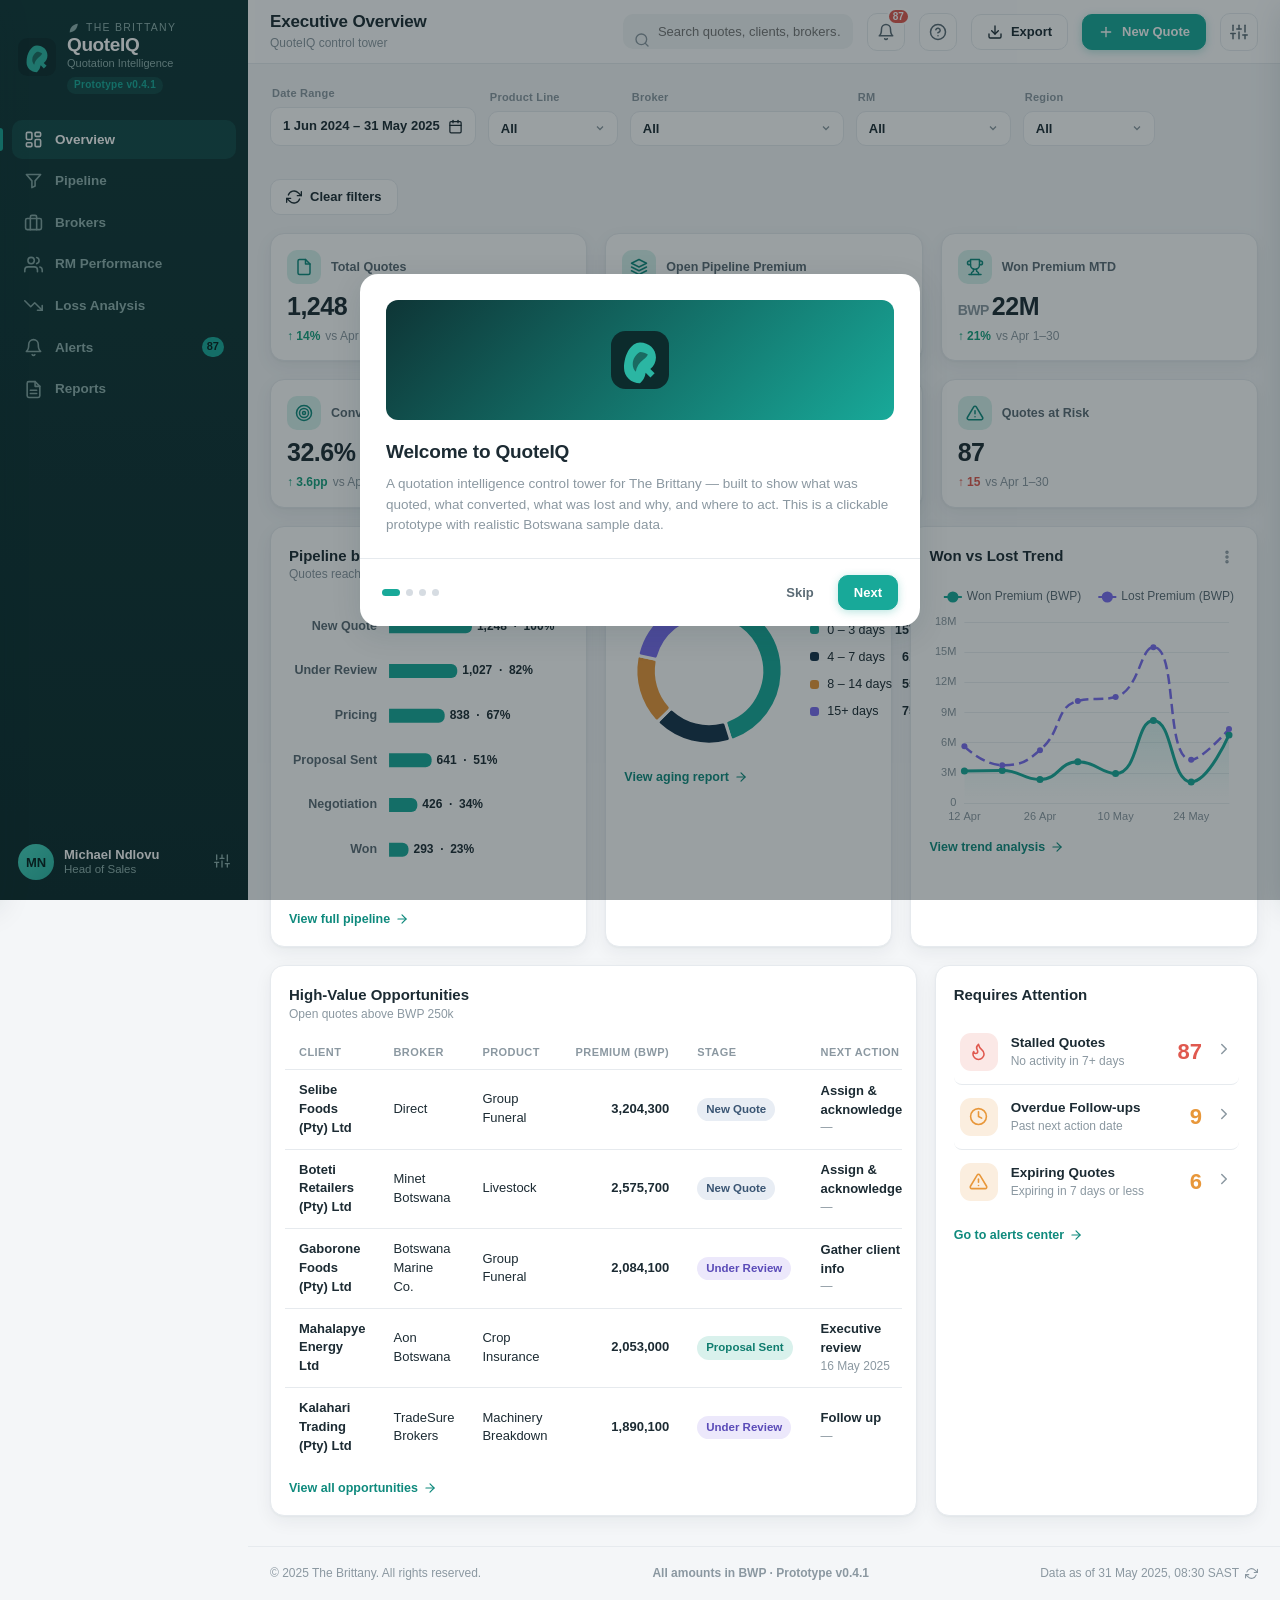
<file: QuoteIQ/app/index.html>
<!DOCTYPE html>
<html lang="en" data-theme="light" data-accent="teal" data-density="comfortable">
<head>
  <meta charset="UTF-8" />
  <meta name="viewport" content="width=device-width, initial-scale=1.0" />
  <title>QuoteIQ — Quotation Intelligence</title>
  <meta name="description" content="QuoteIQ — an insurance quotation intelligence control tower for The Brittany." />
  <link rel="stylesheet" href="assets/css/styles.css" />
  <link rel="icon" href="data:image/svg+xml,%3Csvg xmlns='http://www.w3.org/2000/svg' viewBox='0 0 32 32'%3E%3Crect width='32' height='32' rx='7' fill='%230f3d3e'/%3E%3Cpath d='M16 6c5 0 9 3.6 9 9 0 2.6-1.1 4.9-2.9 6.5l2.4 2.4-2.3 2.3-2.6-2.6A9 9 0 1 1 16 6z' fill='%232bb6a3'/%3E%3C/svg%3E" />
</head>
<body>
  <!-- App shell is rendered by app.js into #app -->
  <div id="app" aria-busy="true"></div>

  <!-- Mobile nav scrim + options-panel scrim -->
  <div id="scrim" class="scrim" hidden></div>

  <!-- Toast host -->
  <div id="toasts" class="toasts" aria-live="polite"></div>

  <!-- Modal host -->
  <div id="modal-host"></div>

  <!-- Vendored, runs fully offline -->
  <script src="assets/vendor/echarts.min.js"></script>
  <script src="assets/js/data.js"></script>
  <script src="assets/js/charts.js"></script>
  <script src="assets/js/ui.js"></script>
  <script src="assets/js/screens.js"></script>
  <script src="assets/js/forms.js"></script>
  <script src="assets/js/feedback.js"></script>
  <script src="assets/js/app.js"></script>
</body>
</html>
</file>
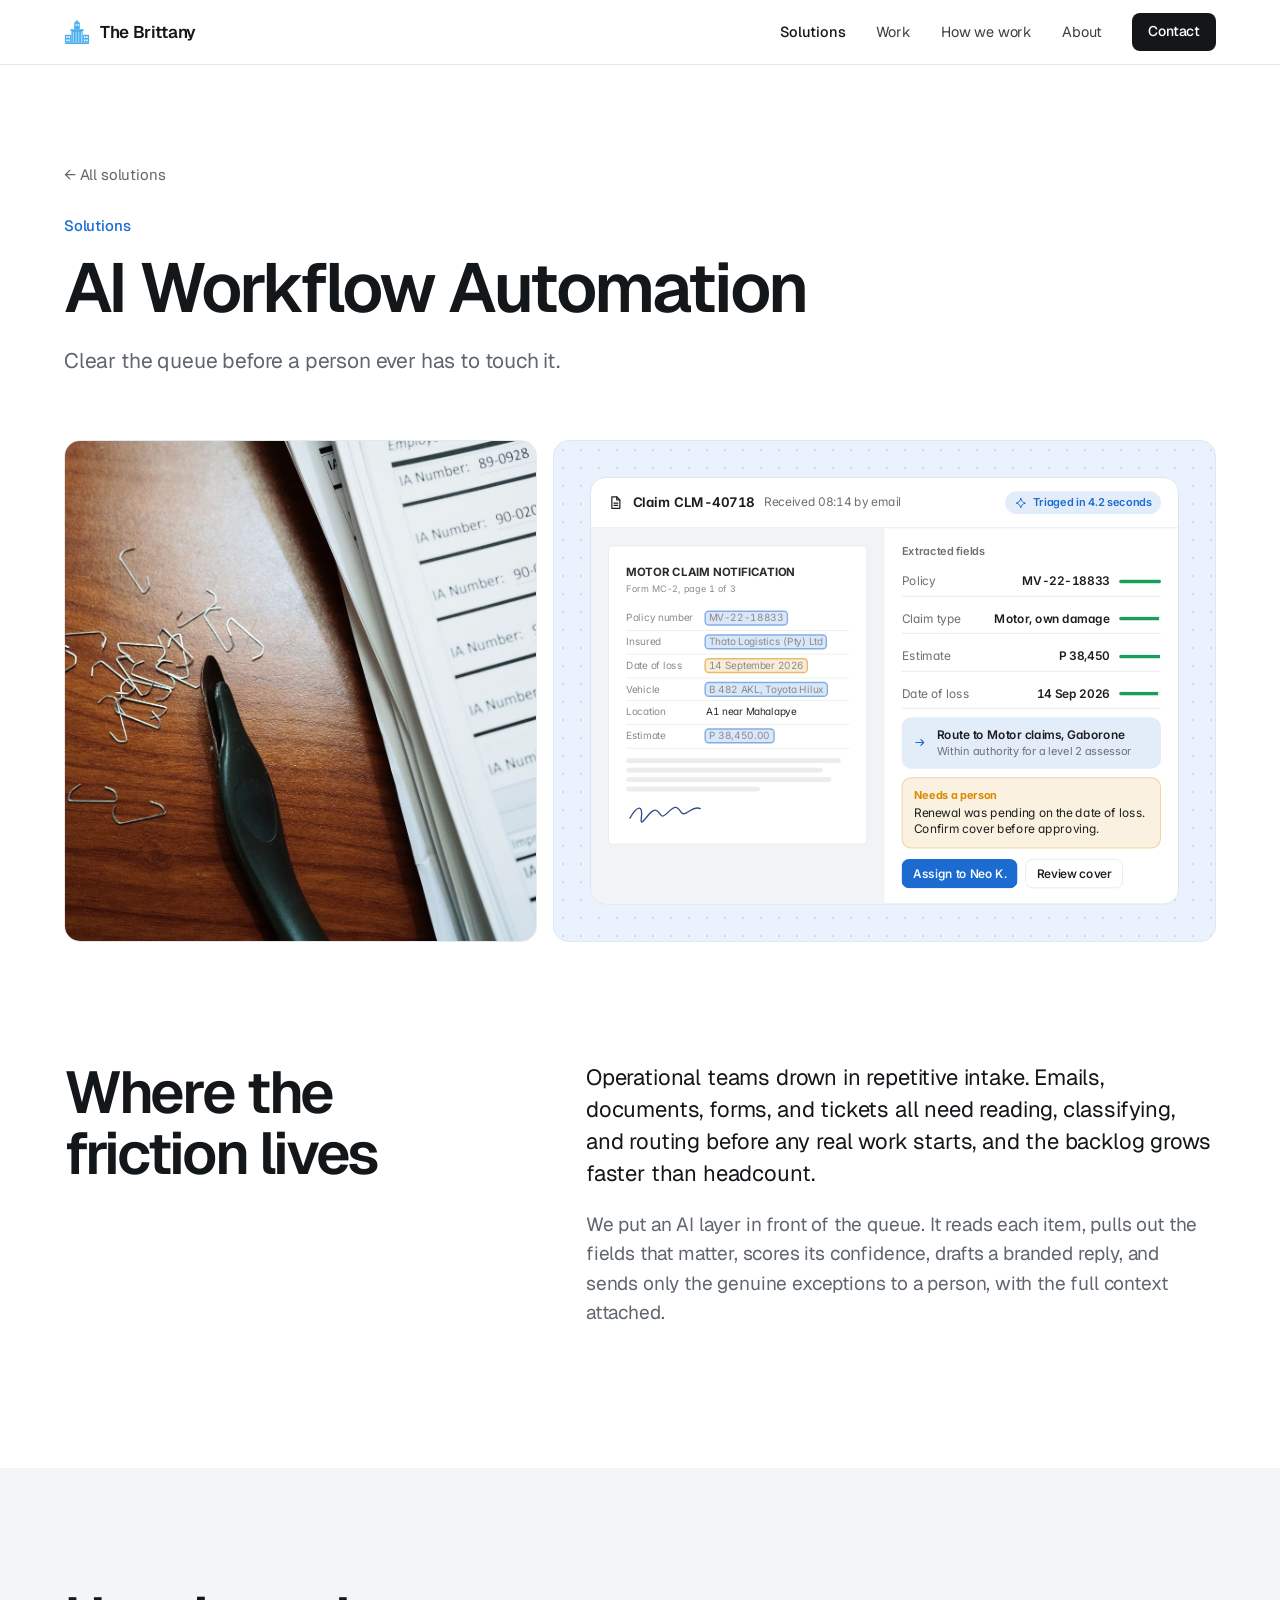
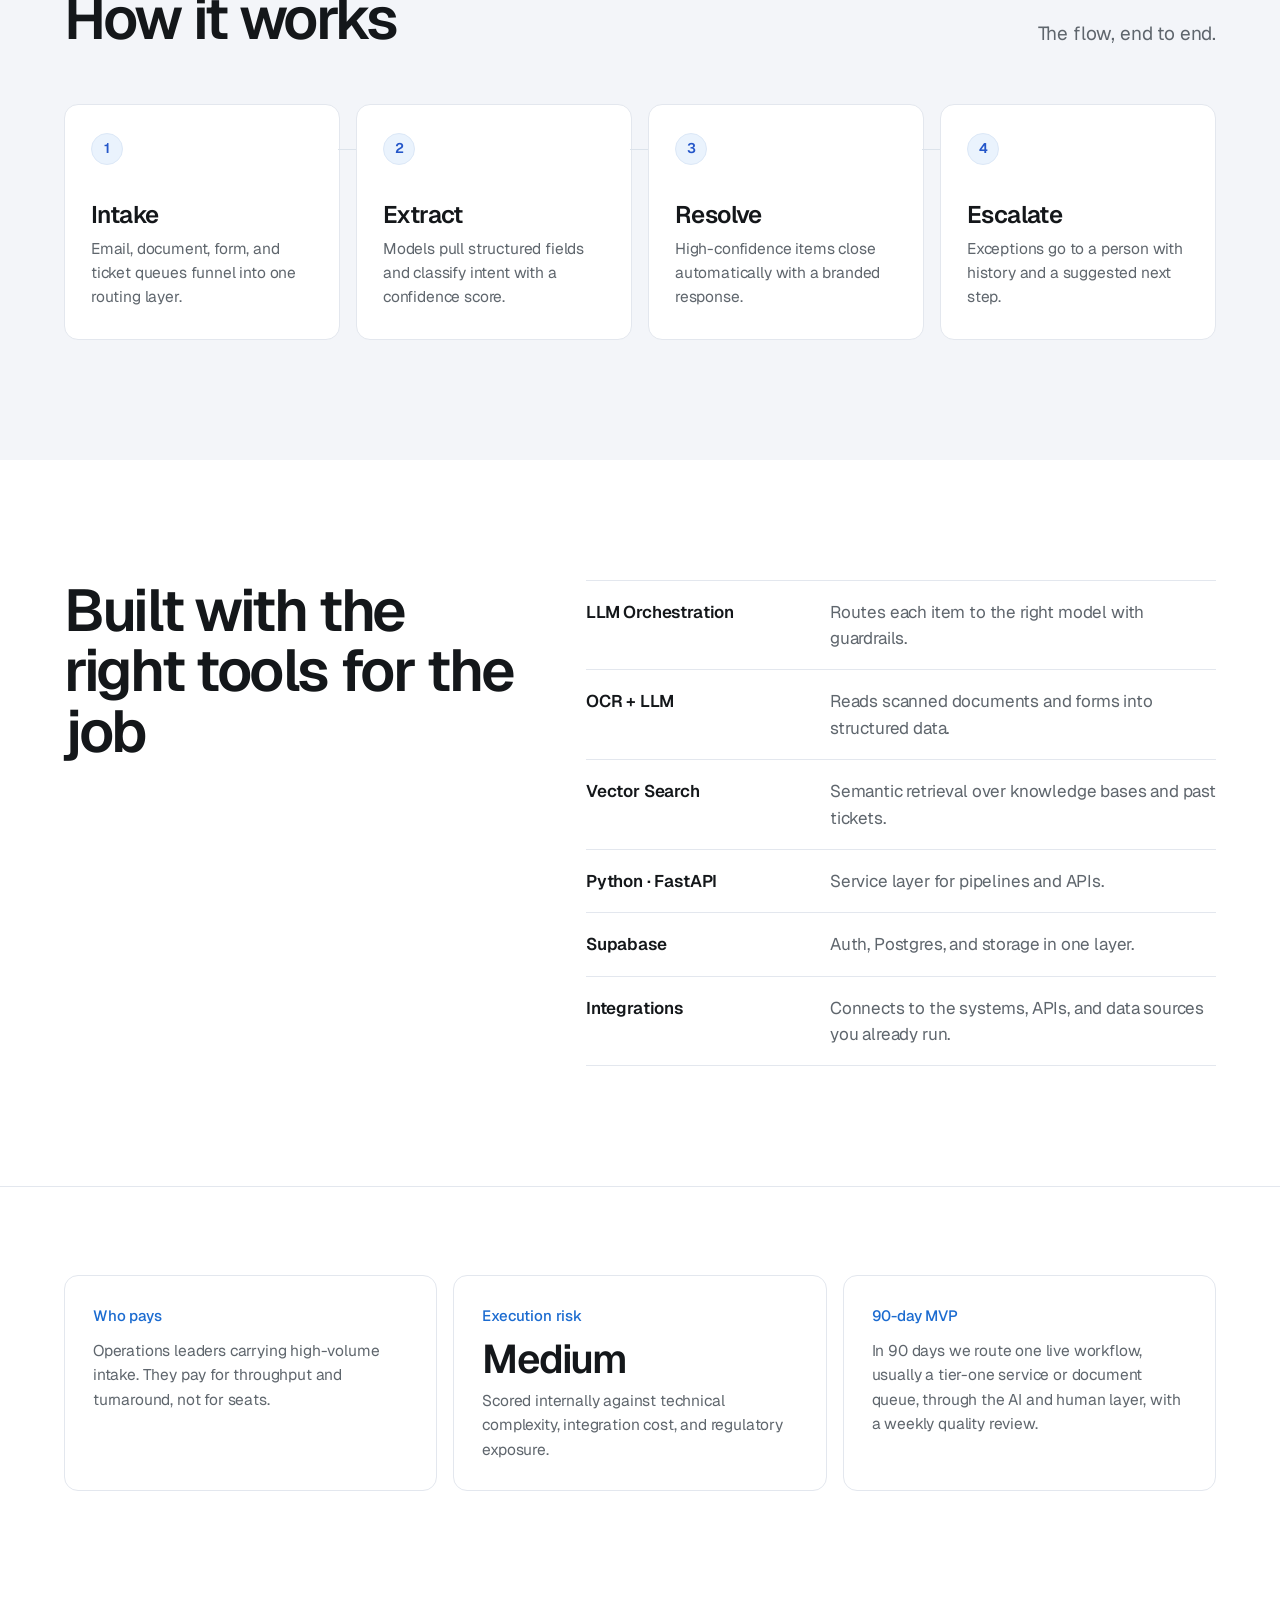
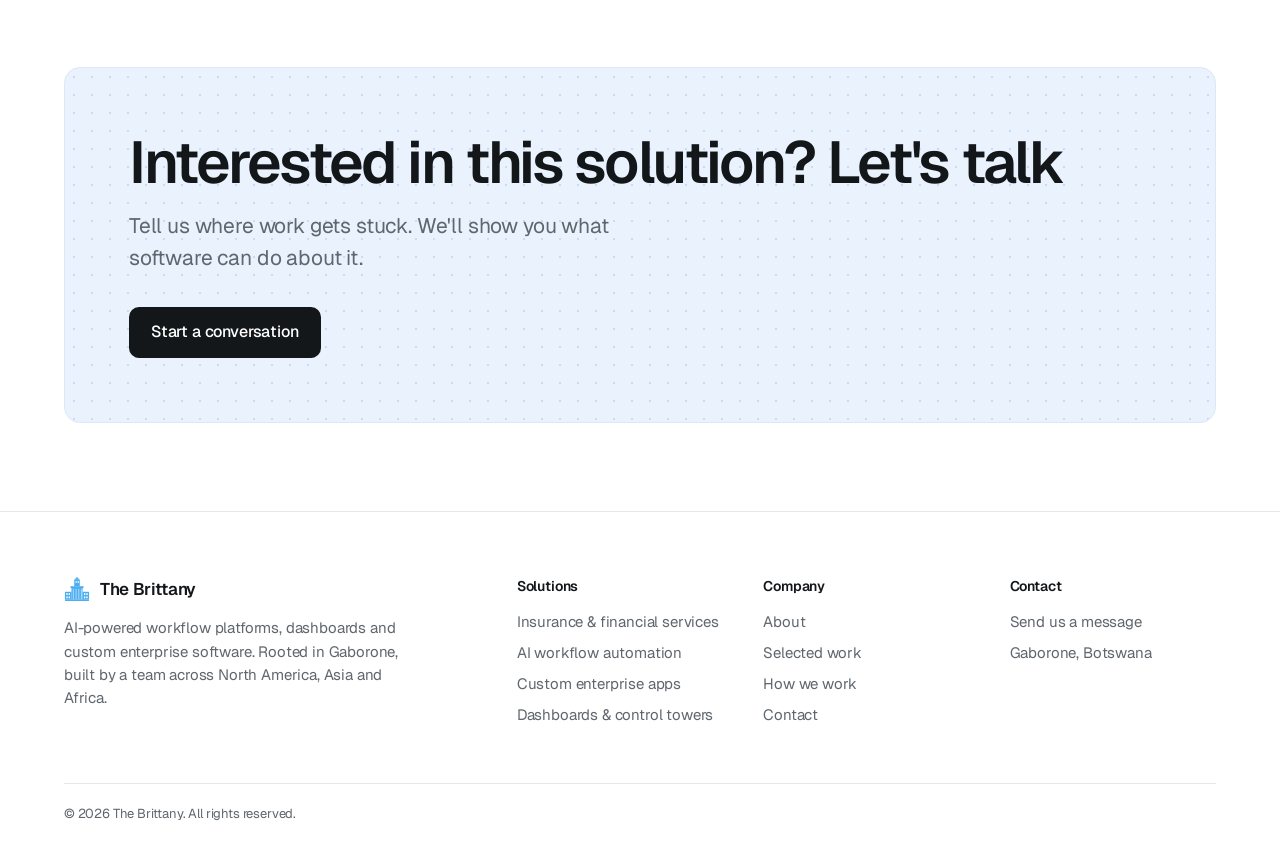
<file: solutions/ai-workflow-automation/index.html>
<!doctype html>
<html lang="en">
<head>
<meta charset="utf-8" />
<meta name="viewport" content="width=device-width, initial-scale=1" />
<title>AI Workflow Automation | The Brittany</title>
<meta name="description" content="AI-assisted intake, triage, extraction, routing, and exception handling, so your team spends its time on the work that genuinely needs a human." />
<meta name="theme-color" content="#ffffff" />

<link rel="preconnect" href="https://fonts.googleapis.com">
<link rel="preconnect" href="https://fonts.gstatic.com" crossorigin>
<link href="https://fonts.googleapis.com/css2?family=Geist:wght@400..700&family=Inter:wght@400..700&display=swap" rel="stylesheet">

<link rel="icon" href="/favicon.ico" sizes="any">
<link rel="icon" type="image/svg+xml" href="/favicon.svg">
<link rel="apple-touch-icon" href="/apple-touch-icon.png">

<link rel="stylesheet" href="/styles.css" />
<script src="/assets/site.js" defer></script>
</head>
<body>
<a href="#main" class="skip-link">Skip to content</a>
<header class="nav">
  <div class="container">
    <a class="logo" href="/" aria-label="The Brittany home"><svg class="mark" width="26" height="26" viewBox="0 0 28 28" aria-hidden="true"><rect x="1" y="25" width="26" height="2" rx=".5" fill="currentColor"/><rect x="1" y="17" width="7" height="8" fill="currentColor"/><rect x="2.5" y="18.5" width="1.5" height="2" fill="#fff" opacity="1"/><rect x="5" y="18.5" width="1.5" height="2" fill="#fff" opacity="1"/><rect x="2.5" y="22" width="1.5" height="2" fill="#fff" opacity="1"/><rect x="5" y="22" width="1.5" height="2" fill="#fff" opacity="1"/><rect x="20" y="17" width="7" height="8" fill="currentColor"/><rect x="21.5" y="18.5" width="1.5" height="2" fill="#fff" opacity="1"/><rect x="24" y="18.5" width="1.5" height="2" fill="#fff" opacity="1"/><rect x="21.5" y="22" width="1.5" height="2" fill="#fff" opacity="1"/><rect x="24" y="22" width="1.5" height="2" fill="#fff" opacity="1"/><rect x="8" y="13" width="12" height="12" fill="currentColor"/><rect x="9.5" y="14" width="1.2" height="11" fill="#fff" opacity="0.5"/><rect x="12.4" y="14" width="1.2" height="11" fill="#fff" opacity="0.5"/><rect x="15.3" y="14" width="1.2" height="11" fill="#fff" opacity="0.5"/><rect x="18.2" y="14" width="1.2" height="11" fill="#fff" opacity="0.5"/><rect x="7" y="11" width="14" height="2" fill="currentColor"/><rect x="11" y="4" width="6" height="7" fill="currentColor"/><rect x="12.5" y="5.5" width="1.2" height="2" fill="#fff" opacity="1"/><rect x="14.8" y="5.5" width="1.2" height="2" fill="#fff" opacity="1"/><polygon points="14,1 17,4 11,4" fill="currentColor"/></svg><span>The Brittany</span></a>
    <nav class="nav-links" aria-label="Primary"><a href="/solutions/" aria-current="page">Solutions</a><a href="/#work">Work</a><a href="/#how">How we work</a><a href="/about/">About</a><a class="btn btn-sm" href="/contact/">Contact</a></nav>
    <button class="nav-toggle" type="button" aria-label="Open menu" aria-expanded="false" data-drawer-open><span></span></button>
  </div>
</header>
<div class="drawer" data-drawer role="dialog" aria-modal="true" aria-label="Menu">
  <div class="drawer-head"><a class="logo" href="/"><svg class="mark" width="26" height="26" viewBox="0 0 28 28" aria-hidden="true"><rect x="1" y="25" width="26" height="2" rx=".5" fill="currentColor"/><rect x="1" y="17" width="7" height="8" fill="currentColor"/><rect x="2.5" y="18.5" width="1.5" height="2" fill="#fff" opacity="1"/><rect x="5" y="18.5" width="1.5" height="2" fill="#fff" opacity="1"/><rect x="2.5" y="22" width="1.5" height="2" fill="#fff" opacity="1"/><rect x="5" y="22" width="1.5" height="2" fill="#fff" opacity="1"/><rect x="20" y="17" width="7" height="8" fill="currentColor"/><rect x="21.5" y="18.5" width="1.5" height="2" fill="#fff" opacity="1"/><rect x="24" y="18.5" width="1.5" height="2" fill="#fff" opacity="1"/><rect x="21.5" y="22" width="1.5" height="2" fill="#fff" opacity="1"/><rect x="24" y="22" width="1.5" height="2" fill="#fff" opacity="1"/><rect x="8" y="13" width="12" height="12" fill="currentColor"/><rect x="9.5" y="14" width="1.2" height="11" fill="#fff" opacity="0.5"/><rect x="12.4" y="14" width="1.2" height="11" fill="#fff" opacity="0.5"/><rect x="15.3" y="14" width="1.2" height="11" fill="#fff" opacity="0.5"/><rect x="18.2" y="14" width="1.2" height="11" fill="#fff" opacity="0.5"/><rect x="7" y="11" width="14" height="2" fill="currentColor"/><rect x="11" y="4" width="6" height="7" fill="currentColor"/><rect x="12.5" y="5.5" width="1.2" height="2" fill="#fff" opacity="1"/><rect x="14.8" y="5.5" width="1.2" height="2" fill="#fff" opacity="1"/><polygon points="14,1 17,4 11,4" fill="currentColor"/></svg><span>The Brittany</span></a><button class="drawer-close" type="button" aria-label="Close menu" data-drawer-close>&times;</button></div>
  <nav aria-label="Mobile">
    <a href="/solutions/">Solutions</a><a href="/#work">Work</a><a href="/#how">How we work</a><a href="/about/">About</a>
  </nav>
  <a class="btn" href="/contact/">Contact us</a>
</div>
<main id="main">
<section class="page-hero">
  <div class="container">
    <a class="back" href="/solutions/">&larr; All solutions</a>
    <span class="label">Solutions</span>
    <h1 class="display">AI Workflow Automation</h1>
    <p class="lead">Clear the queue before a person ever has to touch it.</p>
    <div class="split-visual">
      <div class="photo"><img src="/assets/img/paperwork.jpg" alt="A stack of paper forms waiting to be processed"></div>
      <div class="panel"><div class="fit" data-fit="620" style="--dw:620px">
<div class="ui triage">
  <div class="t-top"><svg class="ic" width="16" height="16" viewBox="0 0 20 20" fill="none" stroke="currentColor" stroke-width="1.6" stroke-linecap="round" stroke-linejoin="round" aria-hidden="true"><path d="M5 2.5h6.5L15.5 6.5V17.5H5z"/><path d="M11.5 2.5v4h4M7.8 10.5h5M7.8 13.5h5"/></svg><b>Claim CLM-40718</b><span style="color:var(--u-muted)">Received 08:14 by email</span><span class="ai"><svg class="ic" width="13" height="13" viewBox="0 0 20 20" fill="none" stroke="currentColor" stroke-width="1.6" stroke-linecap="round" stroke-linejoin="round" aria-hidden="true"><path d="M10 2.5c.6 3.9 3.6 6.9 7.5 7.5-3.9.6-6.9 3.6-7.5 7.5-.6-3.9-3.6-6.9-7.5-7.5 3.9-.6 6.9-3.6 7.5-7.5z"/></svg>Triaged in 4.2 seconds</span></div>
  <div class="t-body">
    <div class="t-doc"><div class="t-page">
      <h5>MOTOR CLAIM NOTIFICATION</h5><div class="m">Form MC-2, page 1 of 3</div>
      <div class="t-f"><span>Policy number</span><span><span class="hl">MV-22-18833</span></span></div>
      <div class="t-f"><span>Insured</span><span><span class="hl">Thato Logistics (Pty) Ltd</span></span></div>
      <div class="t-f"><span>Date of loss</span><span><span class="hl w">14 September 2026</span></span></div>
      <div class="t-f"><span>Vehicle</span><span><span class="hl">B 482 AKL, Toyota Hilux</span></span></div>
      <div class="t-f"><span>Location</span><span>A1 near Mahalapye</span></div>
      <div class="t-f"><span>Estimate</span><span><span class="hl">P 38,450.00</span></span></div>
      <div class="t-lines"><i style="width:96%"></i><i style="width:88%"></i><i style="width:92%"></i><i style="width:60%"></i></div>
      <svg class="t-sig" viewBox="0 0 120 26"><path d="M4 18c8-14 14-14 12 0s10-12 16-8 4 10 12 2 10-6 14 0 12-8 20-4" fill="none" stroke="#3a4a8a" stroke-width="1.4" stroke-linecap="round"/></svg>
    </div></div>
    <div class="t-x">
      <div class="h">Extracted fields</div>
      <div class="t-kv"><span>Policy</span><b>MV-22-18833</b><div class="conf"><i style="width:99%"></i></div></div>
      <div class="t-kv"><span>Claim type</span><b>Motor, own damage</b><div class="conf"><i style="width:96%"></i></div></div>
      <div class="t-kv"><span>Estimate</span><b>P 38,450</b><div class="conf"><i style="width:98%"></i></div></div>
      <div class="t-kv"><span>Date of loss</span><b>14 Sep 2026</b><div class="conf"><i style="width:94%"></i></div></div>
      <div class="t-route"><svg class="ic" width="15" height="15" viewBox="0 0 20 20" fill="none" stroke="currentColor" stroke-width="1.6" stroke-linecap="round" stroke-linejoin="round" aria-hidden="true"><path d="M4 10h11M11 6l4 4-4 4"/></svg><div><b style="font-weight:600">Route to Motor claims, Gaborone</b><div style="color:var(--u-muted);font-size:11.5px">Within authority for a level 2 assessor</div></div></div>
      <div class="t-ex"><b>Needs a person</b>Renewal was pending on the date of loss. Confirm cover before approving.</div>
      <div class="t-act"><span class="u-btn pri">Assign to Neo K.</span><span class="u-btn">Review cover</span></div>
    </div>
  </div>
</div></div></div>
    </div>
  </div>
</section>

<section class="section">
  <div class="container two-col">
    <h2 class="h1">Where the friction lives</h2>
    <div class="body"><p>Operational teams drown in repetitive intake. Emails, documents, forms, and tickets all need reading, classifying, and routing before any real work starts, and the backlog grows faster than headcount.</p><p>We put an AI layer in front of the queue. It reads each item, pulls out the fields that matter, scores its confidence, drafts a branded reply, and sends only the genuine exceptions to a person, with the full context attached.</p></div>
  </div>
</section>

<section class="section bg-mist">
  <div class="container">
    <div class="sec-head"><h2 class="h1">How it works</h2><p>The flow, end to end.</p></div>
    <div class="steps"><div class="step"><div class="n">1</div><h3 class="h3">Intake</h3><p>Email, document, form, and ticket queues funnel into one routing layer.</p></div><div class="step"><div class="n">2</div><h3 class="h3">Extract</h3><p>Models pull structured fields and classify intent with a confidence score.</p></div><div class="step"><div class="n">3</div><h3 class="h3">Resolve</h3><p>High-confidence items close automatically with a branded response.</p></div><div class="step"><div class="n">4</div><h3 class="h3">Escalate</h3><p>Exceptions go to a person with history and a suggested next step.</p></div></div>
  </div>
</section>

<section class="section">
  <div class="container two-col">
    <h2 class="h1">Built with the right tools for the job</h2>
    <div class="stack"><div><b>LLM Orchestration</b><span>Routes each item to the right model with guardrails.</span></div><div><b>OCR + LLM</b><span>Reads scanned documents and forms into structured data.</span></div><div><b>Vector Search</b><span>Semantic retrieval over knowledge bases and past tickets.</span></div><div><b>Python · FastAPI</b><span>Service layer for pipelines and APIs.</span></div><div><b>Supabase</b><span>Auth, Postgres, and storage in one layer.</span></div><div><b>Integrations</b><span>Connects to the systems, APIs, and data sources you already run.</span></div></div>
  </div>
</section>

<section class="section-tight bordered">
  <div class="container info-cards">
    <div class="info"><span class="label">Who pays</span><p>Operations leaders carrying high-volume intake. They pay for throughput and turnaround, not for seats.</p></div>
    <div class="info"><span class="label">Execution risk</span><div class="big">Medium</div><p>Scored internally against technical complexity, integration cost, and regulatory exposure.</p></div>
    <div class="info"><span class="label">90-day MVP</span><p>In 90 days we route one live workflow, usually a tier-one service or document queue, through the AI and human layer, with a weekly quality review.</p></div>
  </div>
</section>

</main>
<section class="section-tight">
  <div class="container">
    <div class="panel cta-panel">
      <div><h2 class="h1">Interested in this solution? Let's talk</h2><p class="lead">Tell us where work gets stuck. We'll show you what software can do about it.</p></div>
      <div class="actions"><a class="btn" href="/contact/">Start a conversation</a></div>
    </div>
  </div>
</section>
<footer class="footer">
  <div class="container">
    <div class="footer-grid">
      <div><a class="logo" href="/"><svg class="mark" width="26" height="26" viewBox="0 0 28 28" aria-hidden="true"><rect x="1" y="25" width="26" height="2" rx=".5" fill="currentColor"/><rect x="1" y="17" width="7" height="8" fill="currentColor"/><rect x="2.5" y="18.5" width="1.5" height="2" fill="#fff" opacity="1"/><rect x="5" y="18.5" width="1.5" height="2" fill="#fff" opacity="1"/><rect x="2.5" y="22" width="1.5" height="2" fill="#fff" opacity="1"/><rect x="5" y="22" width="1.5" height="2" fill="#fff" opacity="1"/><rect x="20" y="17" width="7" height="8" fill="currentColor"/><rect x="21.5" y="18.5" width="1.5" height="2" fill="#fff" opacity="1"/><rect x="24" y="18.5" width="1.5" height="2" fill="#fff" opacity="1"/><rect x="21.5" y="22" width="1.5" height="2" fill="#fff" opacity="1"/><rect x="24" y="22" width="1.5" height="2" fill="#fff" opacity="1"/><rect x="8" y="13" width="12" height="12" fill="currentColor"/><rect x="9.5" y="14" width="1.2" height="11" fill="#fff" opacity="0.5"/><rect x="12.4" y="14" width="1.2" height="11" fill="#fff" opacity="0.5"/><rect x="15.3" y="14" width="1.2" height="11" fill="#fff" opacity="0.5"/><rect x="18.2" y="14" width="1.2" height="11" fill="#fff" opacity="0.5"/><rect x="7" y="11" width="14" height="2" fill="currentColor"/><rect x="11" y="4" width="6" height="7" fill="currentColor"/><rect x="12.5" y="5.5" width="1.2" height="2" fill="#fff" opacity="1"/><rect x="14.8" y="5.5" width="1.2" height="2" fill="#fff" opacity="1"/><polygon points="14,1 17,4 11,4" fill="currentColor"/></svg><span>The Brittany</span></a><p style="max-width:340px">AI-powered workflow platforms, dashboards and custom enterprise software. Rooted in Gaborone, built by a team across North America, Asia and Africa.</p></div>
      <div><h4>Solutions</h4><a href="/solutions/insurance-financial/">Insurance &amp; financial services</a><a href="/solutions/ai-workflow-automation/">AI workflow automation</a><a href="/solutions/custom-enterprise-apps/">Custom enterprise apps</a><a href="/solutions/dashboards-control-towers/">Dashboards &amp; control towers</a></div>
      <div><h4>Company</h4><a href="/about/">About</a><a href="/#work">Selected work</a><a href="/#how">How we work</a><a href="/contact/">Contact</a></div>
      <div><h4>Contact</h4><a href="/contact/">Send us a message</a><span>Gaborone, Botswana</span></div>
    </div>
    <div class="footer-bottom">
      <span>&copy; 2026 The Brittany. All rights reserved.</span>
    </div>
  </div>
</footer>
</body>
</html>
</file>
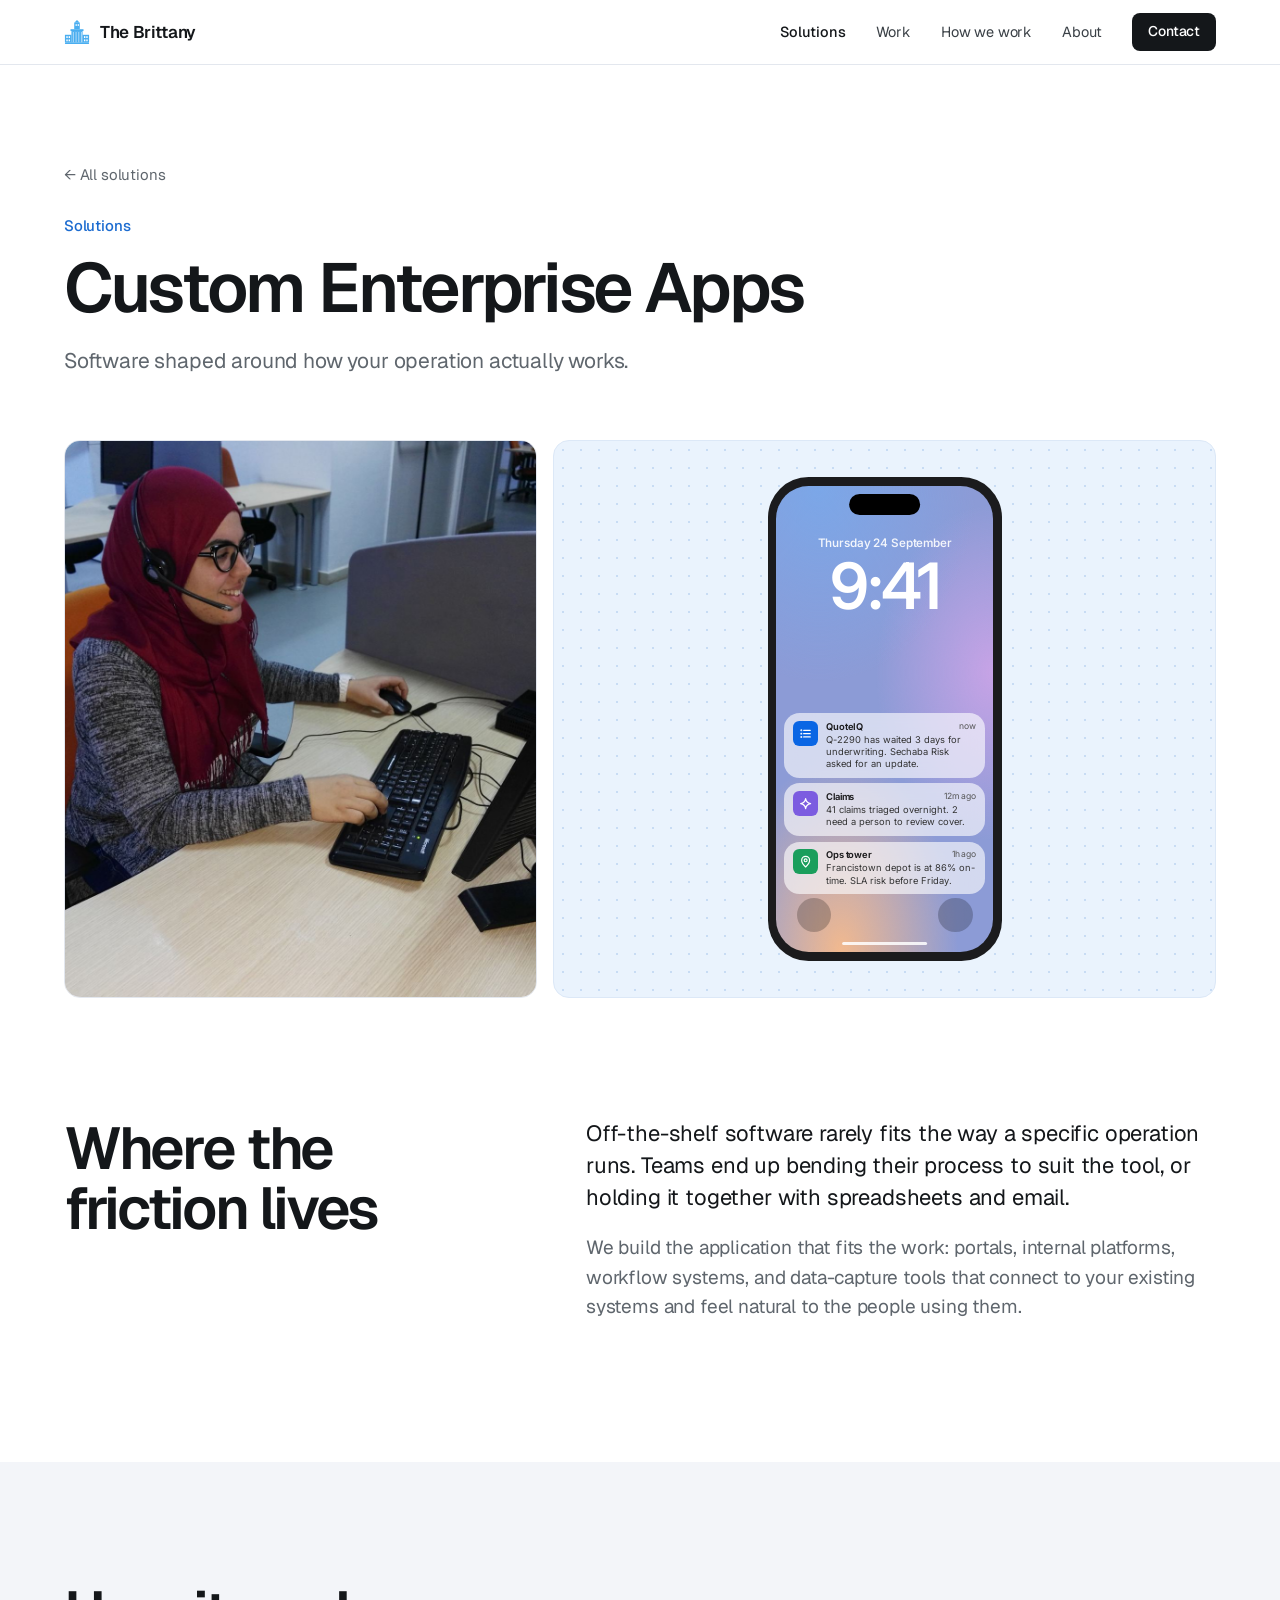
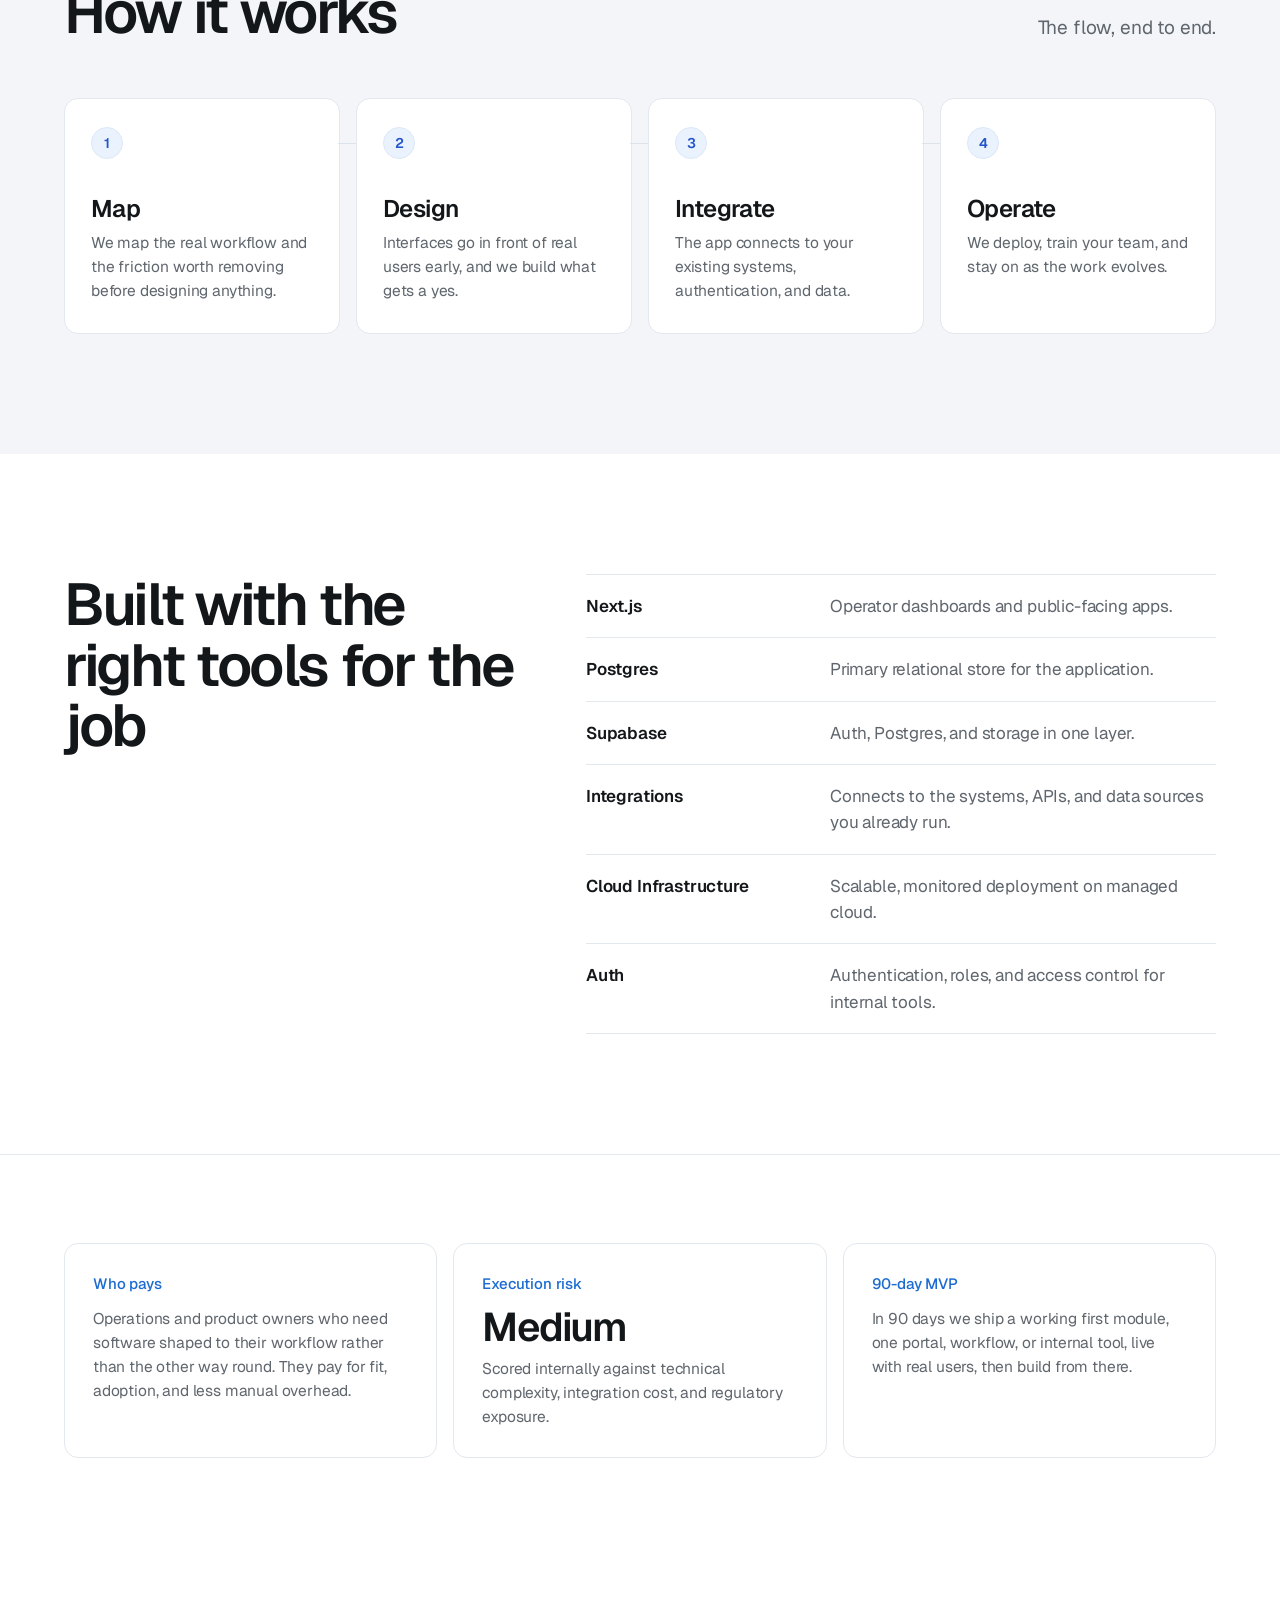
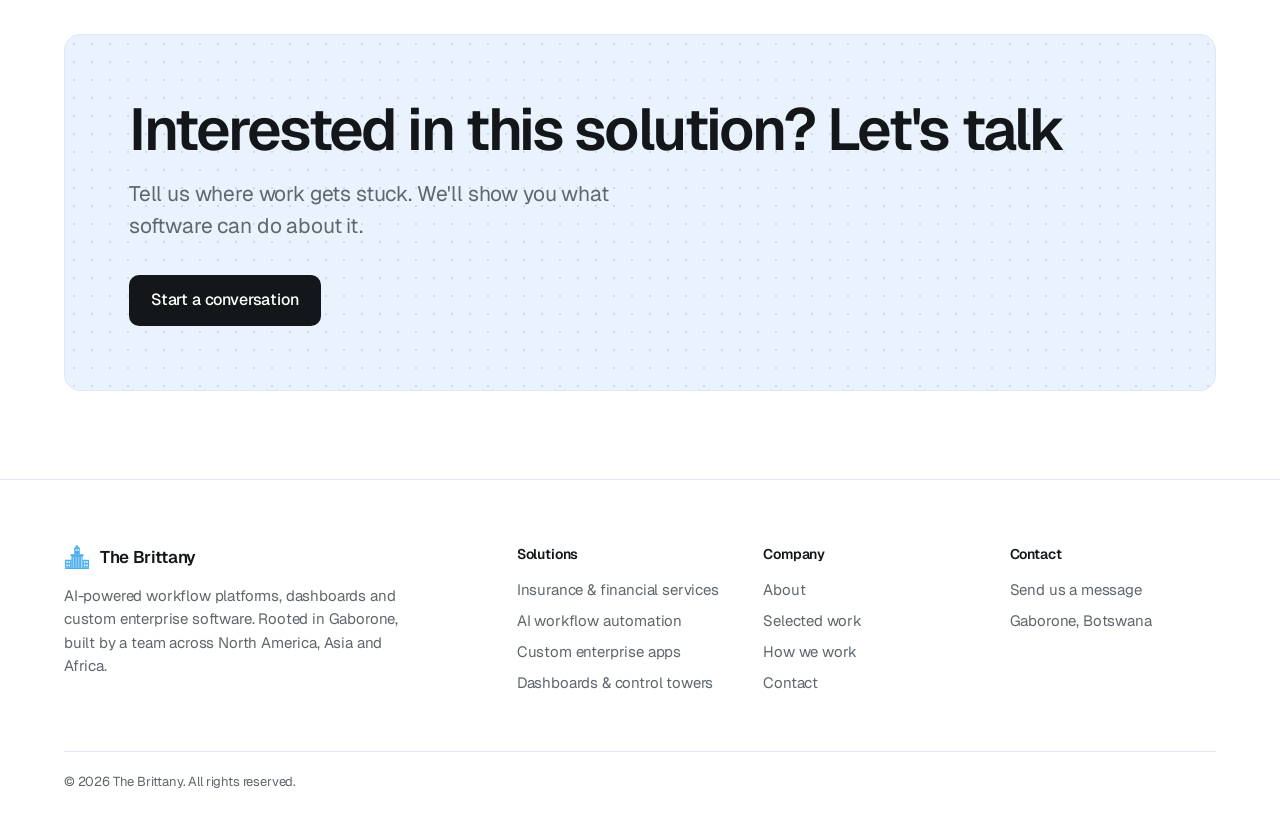
<file: solutions/custom-enterprise-apps/index.html>
<!doctype html>
<html lang="en">
<head>
<meta charset="utf-8" />
<meta name="viewport" content="width=device-width, initial-scale=1" />
<title>Custom Enterprise Apps | The Brittany</title>
<meta name="description" content="Purpose-built portals, internal platforms, CRM-style tools, and workflow systems, integrated with what you already run and designed for the people who use them daily." />
<meta name="theme-color" content="#ffffff" />

<link rel="preconnect" href="https://fonts.googleapis.com">
<link rel="preconnect" href="https://fonts.gstatic.com" crossorigin>
<link href="https://fonts.googleapis.com/css2?family=Geist:wght@400..700&family=Inter:wght@400..700&display=swap" rel="stylesheet">

<link rel="icon" href="/favicon.ico" sizes="any">
<link rel="icon" type="image/svg+xml" href="/favicon.svg">
<link rel="apple-touch-icon" href="/apple-touch-icon.png">

<link rel="stylesheet" href="/styles.css" />
<script src="/assets/site.js" defer></script>
</head>
<body>
<a href="#main" class="skip-link">Skip to content</a>
<header class="nav">
  <div class="container">
    <a class="logo" href="/" aria-label="The Brittany home"><svg class="mark" width="26" height="26" viewBox="0 0 28 28" aria-hidden="true"><rect x="1" y="25" width="26" height="2" rx=".5" fill="currentColor"/><rect x="1" y="17" width="7" height="8" fill="currentColor"/><rect x="2.5" y="18.5" width="1.5" height="2" fill="#fff" opacity="1"/><rect x="5" y="18.5" width="1.5" height="2" fill="#fff" opacity="1"/><rect x="2.5" y="22" width="1.5" height="2" fill="#fff" opacity="1"/><rect x="5" y="22" width="1.5" height="2" fill="#fff" opacity="1"/><rect x="20" y="17" width="7" height="8" fill="currentColor"/><rect x="21.5" y="18.5" width="1.5" height="2" fill="#fff" opacity="1"/><rect x="24" y="18.5" width="1.5" height="2" fill="#fff" opacity="1"/><rect x="21.5" y="22" width="1.5" height="2" fill="#fff" opacity="1"/><rect x="24" y="22" width="1.5" height="2" fill="#fff" opacity="1"/><rect x="8" y="13" width="12" height="12" fill="currentColor"/><rect x="9.5" y="14" width="1.2" height="11" fill="#fff" opacity="0.5"/><rect x="12.4" y="14" width="1.2" height="11" fill="#fff" opacity="0.5"/><rect x="15.3" y="14" width="1.2" height="11" fill="#fff" opacity="0.5"/><rect x="18.2" y="14" width="1.2" height="11" fill="#fff" opacity="0.5"/><rect x="7" y="11" width="14" height="2" fill="currentColor"/><rect x="11" y="4" width="6" height="7" fill="currentColor"/><rect x="12.5" y="5.5" width="1.2" height="2" fill="#fff" opacity="1"/><rect x="14.8" y="5.5" width="1.2" height="2" fill="#fff" opacity="1"/><polygon points="14,1 17,4 11,4" fill="currentColor"/></svg><span>The Brittany</span></a>
    <nav class="nav-links" aria-label="Primary"><a href="/solutions/" aria-current="page">Solutions</a><a href="/#work">Work</a><a href="/#how">How we work</a><a href="/about/">About</a><a class="btn btn-sm" href="/contact/">Contact</a></nav>
    <button class="nav-toggle" type="button" aria-label="Open menu" aria-expanded="false" data-drawer-open><span></span></button>
  </div>
</header>
<div class="drawer" data-drawer role="dialog" aria-modal="true" aria-label="Menu">
  <div class="drawer-head"><a class="logo" href="/"><svg class="mark" width="26" height="26" viewBox="0 0 28 28" aria-hidden="true"><rect x="1" y="25" width="26" height="2" rx=".5" fill="currentColor"/><rect x="1" y="17" width="7" height="8" fill="currentColor"/><rect x="2.5" y="18.5" width="1.5" height="2" fill="#fff" opacity="1"/><rect x="5" y="18.5" width="1.5" height="2" fill="#fff" opacity="1"/><rect x="2.5" y="22" width="1.5" height="2" fill="#fff" opacity="1"/><rect x="5" y="22" width="1.5" height="2" fill="#fff" opacity="1"/><rect x="20" y="17" width="7" height="8" fill="currentColor"/><rect x="21.5" y="18.5" width="1.5" height="2" fill="#fff" opacity="1"/><rect x="24" y="18.5" width="1.5" height="2" fill="#fff" opacity="1"/><rect x="21.5" y="22" width="1.5" height="2" fill="#fff" opacity="1"/><rect x="24" y="22" width="1.5" height="2" fill="#fff" opacity="1"/><rect x="8" y="13" width="12" height="12" fill="currentColor"/><rect x="9.5" y="14" width="1.2" height="11" fill="#fff" opacity="0.5"/><rect x="12.4" y="14" width="1.2" height="11" fill="#fff" opacity="0.5"/><rect x="15.3" y="14" width="1.2" height="11" fill="#fff" opacity="0.5"/><rect x="18.2" y="14" width="1.2" height="11" fill="#fff" opacity="0.5"/><rect x="7" y="11" width="14" height="2" fill="currentColor"/><rect x="11" y="4" width="6" height="7" fill="currentColor"/><rect x="12.5" y="5.5" width="1.2" height="2" fill="#fff" opacity="1"/><rect x="14.8" y="5.5" width="1.2" height="2" fill="#fff" opacity="1"/><polygon points="14,1 17,4 11,4" fill="currentColor"/></svg><span>The Brittany</span></a><button class="drawer-close" type="button" aria-label="Close menu" data-drawer-close>&times;</button></div>
  <nav aria-label="Mobile">
    <a href="/solutions/">Solutions</a><a href="/#work">Work</a><a href="/#how">How we work</a><a href="/about/">About</a>
  </nav>
  <a class="btn" href="/contact/">Contact us</a>
</div>
<main id="main">
<section class="page-hero">
  <div class="container">
    <a class="back" href="/solutions/">&larr; All solutions</a>
    <span class="label">Solutions</span>
    <h1 class="display">Custom Enterprise Apps</h1>
    <p class="lead">Software shaped around how your operation actually works.</p>
    <div class="split-visual">
      <div class="photo"><img src="/assets/img/apps.jpg" alt="A person working in an internal business system"></div>
      <div class="panel"><div class="phone-wrap">
<div class="phone"><div class="scr">
  <div class="isl"></div>
  <div class="date">Thursday 24 September</div>
  <div class="time">9:41</div>
  <div class="notes">
    <div class="note"><span class="ap" style="background:#0A66E4"><svg class="ic" width="17" height="17" viewBox="0 0 20 20" fill="none" stroke="currentColor" stroke-width="1.8" stroke-linecap="round" stroke-linejoin="round" aria-hidden="true"><path d="M7 5h10M7 10h10M7 15h10"/><circle cx="3.5" cy="5" r=".6"/><circle cx="3.5" cy="10" r=".6"/><circle cx="3.5" cy="15" r=".6"/></svg></span><div><div class="t">QuoteIQ<small>now</small></div><p>Q-2290 has waited 3 days for underwriting. Sechaba Risk asked for an update.</p></div></div>
    <div class="note"><span class="ap" style="background:#7C5CE0"><svg class="ic" width="17" height="17" viewBox="0 0 20 20" fill="none" stroke="currentColor" stroke-width="1.8" stroke-linecap="round" stroke-linejoin="round" aria-hidden="true"><path d="M10 2.5c.6 3.9 3.6 6.9 7.5 7.5-3.9.6-6.9 3.6-7.5 7.5-.6-3.9-3.6-6.9-7.5-7.5 3.9-.6 6.9-3.6 7.5-7.5z"/></svg></span><div><div class="t">Claims<small>12m ago</small></div><p>41 claims triaged overnight. 2 need a person to review cover.</p></div></div>
    <div class="note"><span class="ap" style="background:#1A9E5C"><svg class="ic" width="17" height="17" viewBox="0 0 20 20" fill="none" stroke="currentColor" stroke-width="1.8" stroke-linecap="round" stroke-linejoin="round" aria-hidden="true"><path d="M10 18s6-5.2 6-10a6 6 0 0 0-12 0c0 4.8 6 10 6 10z"/><circle cx="10" cy="8" r="2.2"/></svg></span><div><div class="t">Ops tower<small>1h ago</small></div><p>Francistown depot is at 86% on-time. SLA risk before Friday.</p></div></div>
  </div>
  <div class="qa"><span></span><span></span></div>
  <div class="bar"></div>
</div></div></div></div>
    </div>
  </div>
</section>

<section class="section">
  <div class="container two-col">
    <h2 class="h1">Where the friction lives</h2>
    <div class="body"><p>Off-the-shelf software rarely fits the way a specific operation runs. Teams end up bending their process to suit the tool, or holding it together with spreadsheets and email.</p><p>We build the application that fits the work: portals, internal platforms, workflow systems, and data-capture tools that connect to your existing systems and feel natural to the people using them.</p></div>
  </div>
</section>

<section class="section bg-mist">
  <div class="container">
    <div class="sec-head"><h2 class="h1">How it works</h2><p>The flow, end to end.</p></div>
    <div class="steps"><div class="step"><div class="n">1</div><h3 class="h3">Map</h3><p>We map the real workflow and the friction worth removing before designing anything.</p></div><div class="step"><div class="n">2</div><h3 class="h3">Design</h3><p>Interfaces go in front of real users early, and we build what gets a yes.</p></div><div class="step"><div class="n">3</div><h3 class="h3">Integrate</h3><p>The app connects to your existing systems, authentication, and data.</p></div><div class="step"><div class="n">4</div><h3 class="h3">Operate</h3><p>We deploy, train your team, and stay on as the work evolves.</p></div></div>
  </div>
</section>

<section class="section">
  <div class="container two-col">
    <h2 class="h1">Built with the right tools for the job</h2>
    <div class="stack"><div><b>Next.js</b><span>Operator dashboards and public-facing apps.</span></div><div><b>Postgres</b><span>Primary relational store for the application.</span></div><div><b>Supabase</b><span>Auth, Postgres, and storage in one layer.</span></div><div><b>Integrations</b><span>Connects to the systems, APIs, and data sources you already run.</span></div><div><b>Cloud Infrastructure</b><span>Scalable, monitored deployment on managed cloud.</span></div><div><b>Auth</b><span>Authentication, roles, and access control for internal tools.</span></div></div>
  </div>
</section>

<section class="section-tight bordered">
  <div class="container info-cards">
    <div class="info"><span class="label">Who pays</span><p>Operations and product owners who need software shaped to their workflow rather than the other way round. They pay for fit, adoption, and less manual overhead.</p></div>
    <div class="info"><span class="label">Execution risk</span><div class="big">Medium</div><p>Scored internally against technical complexity, integration cost, and regulatory exposure.</p></div>
    <div class="info"><span class="label">90-day MVP</span><p>In 90 days we ship a working first module, one portal, workflow, or internal tool, live with real users, then build from there.</p></div>
  </div>
</section>

</main>
<section class="section-tight">
  <div class="container">
    <div class="panel cta-panel">
      <div><h2 class="h1">Interested in this solution? Let's talk</h2><p class="lead">Tell us where work gets stuck. We'll show you what software can do about it.</p></div>
      <div class="actions"><a class="btn" href="/contact/">Start a conversation</a></div>
    </div>
  </div>
</section>
<footer class="footer">
  <div class="container">
    <div class="footer-grid">
      <div><a class="logo" href="/"><svg class="mark" width="26" height="26" viewBox="0 0 28 28" aria-hidden="true"><rect x="1" y="25" width="26" height="2" rx=".5" fill="currentColor"/><rect x="1" y="17" width="7" height="8" fill="currentColor"/><rect x="2.5" y="18.5" width="1.5" height="2" fill="#fff" opacity="1"/><rect x="5" y="18.5" width="1.5" height="2" fill="#fff" opacity="1"/><rect x="2.5" y="22" width="1.5" height="2" fill="#fff" opacity="1"/><rect x="5" y="22" width="1.5" height="2" fill="#fff" opacity="1"/><rect x="20" y="17" width="7" height="8" fill="currentColor"/><rect x="21.5" y="18.5" width="1.5" height="2" fill="#fff" opacity="1"/><rect x="24" y="18.5" width="1.5" height="2" fill="#fff" opacity="1"/><rect x="21.5" y="22" width="1.5" height="2" fill="#fff" opacity="1"/><rect x="24" y="22" width="1.5" height="2" fill="#fff" opacity="1"/><rect x="8" y="13" width="12" height="12" fill="currentColor"/><rect x="9.5" y="14" width="1.2" height="11" fill="#fff" opacity="0.5"/><rect x="12.4" y="14" width="1.2" height="11" fill="#fff" opacity="0.5"/><rect x="15.3" y="14" width="1.2" height="11" fill="#fff" opacity="0.5"/><rect x="18.2" y="14" width="1.2" height="11" fill="#fff" opacity="0.5"/><rect x="7" y="11" width="14" height="2" fill="currentColor"/><rect x="11" y="4" width="6" height="7" fill="currentColor"/><rect x="12.5" y="5.5" width="1.2" height="2" fill="#fff" opacity="1"/><rect x="14.8" y="5.5" width="1.2" height="2" fill="#fff" opacity="1"/><polygon points="14,1 17,4 11,4" fill="currentColor"/></svg><span>The Brittany</span></a><p style="max-width:340px">AI-powered workflow platforms, dashboards and custom enterprise software. Rooted in Gaborone, built by a team across North America, Asia and Africa.</p></div>
      <div><h4>Solutions</h4><a href="/solutions/insurance-financial/">Insurance &amp; financial services</a><a href="/solutions/ai-workflow-automation/">AI workflow automation</a><a href="/solutions/custom-enterprise-apps/">Custom enterprise apps</a><a href="/solutions/dashboards-control-towers/">Dashboards &amp; control towers</a></div>
      <div><h4>Company</h4><a href="/about/">About</a><a href="/#work">Selected work</a><a href="/#how">How we work</a><a href="/contact/">Contact</a></div>
      <div><h4>Contact</h4><a href="/contact/">Send us a message</a><span>Gaborone, Botswana</span></div>
    </div>
    <div class="footer-bottom">
      <span>&copy; 2026 The Brittany. All rights reserved.</span>
    </div>
  </div>
</footer>
</body>
</html>
</file>
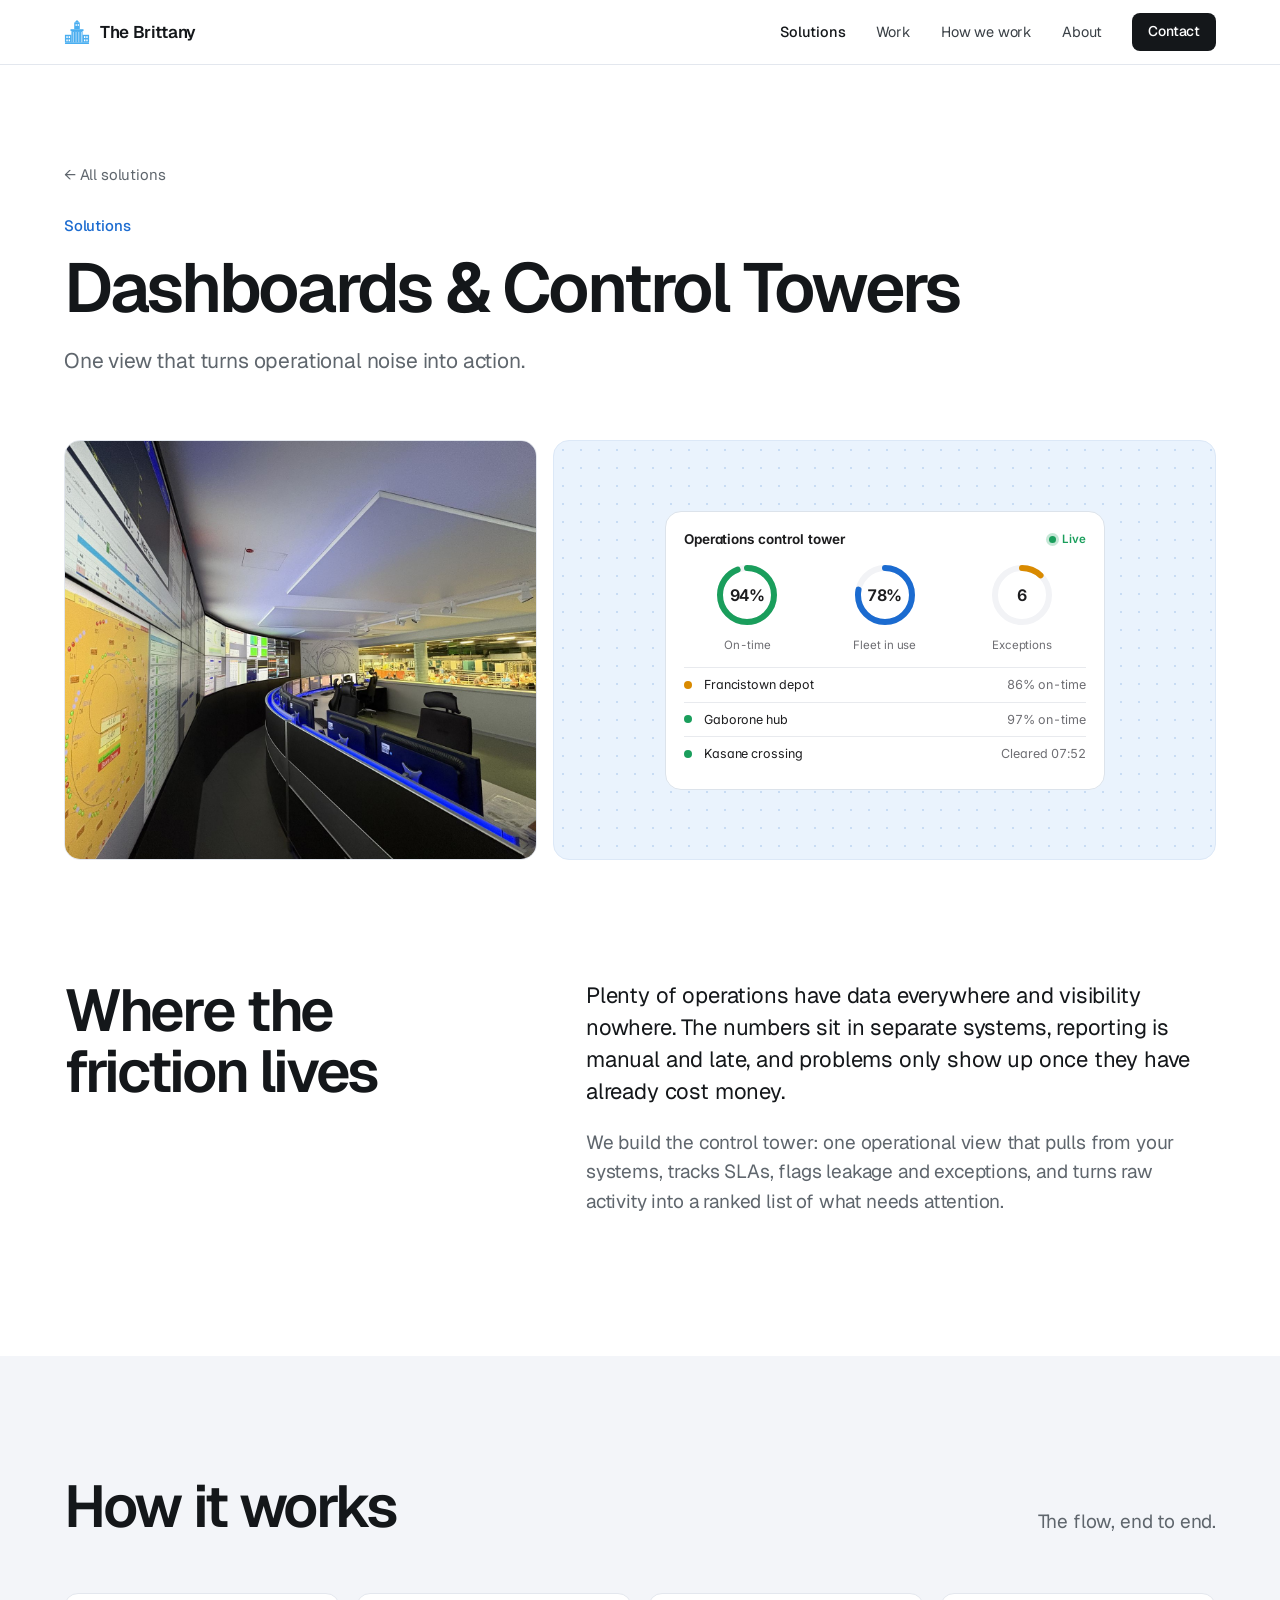
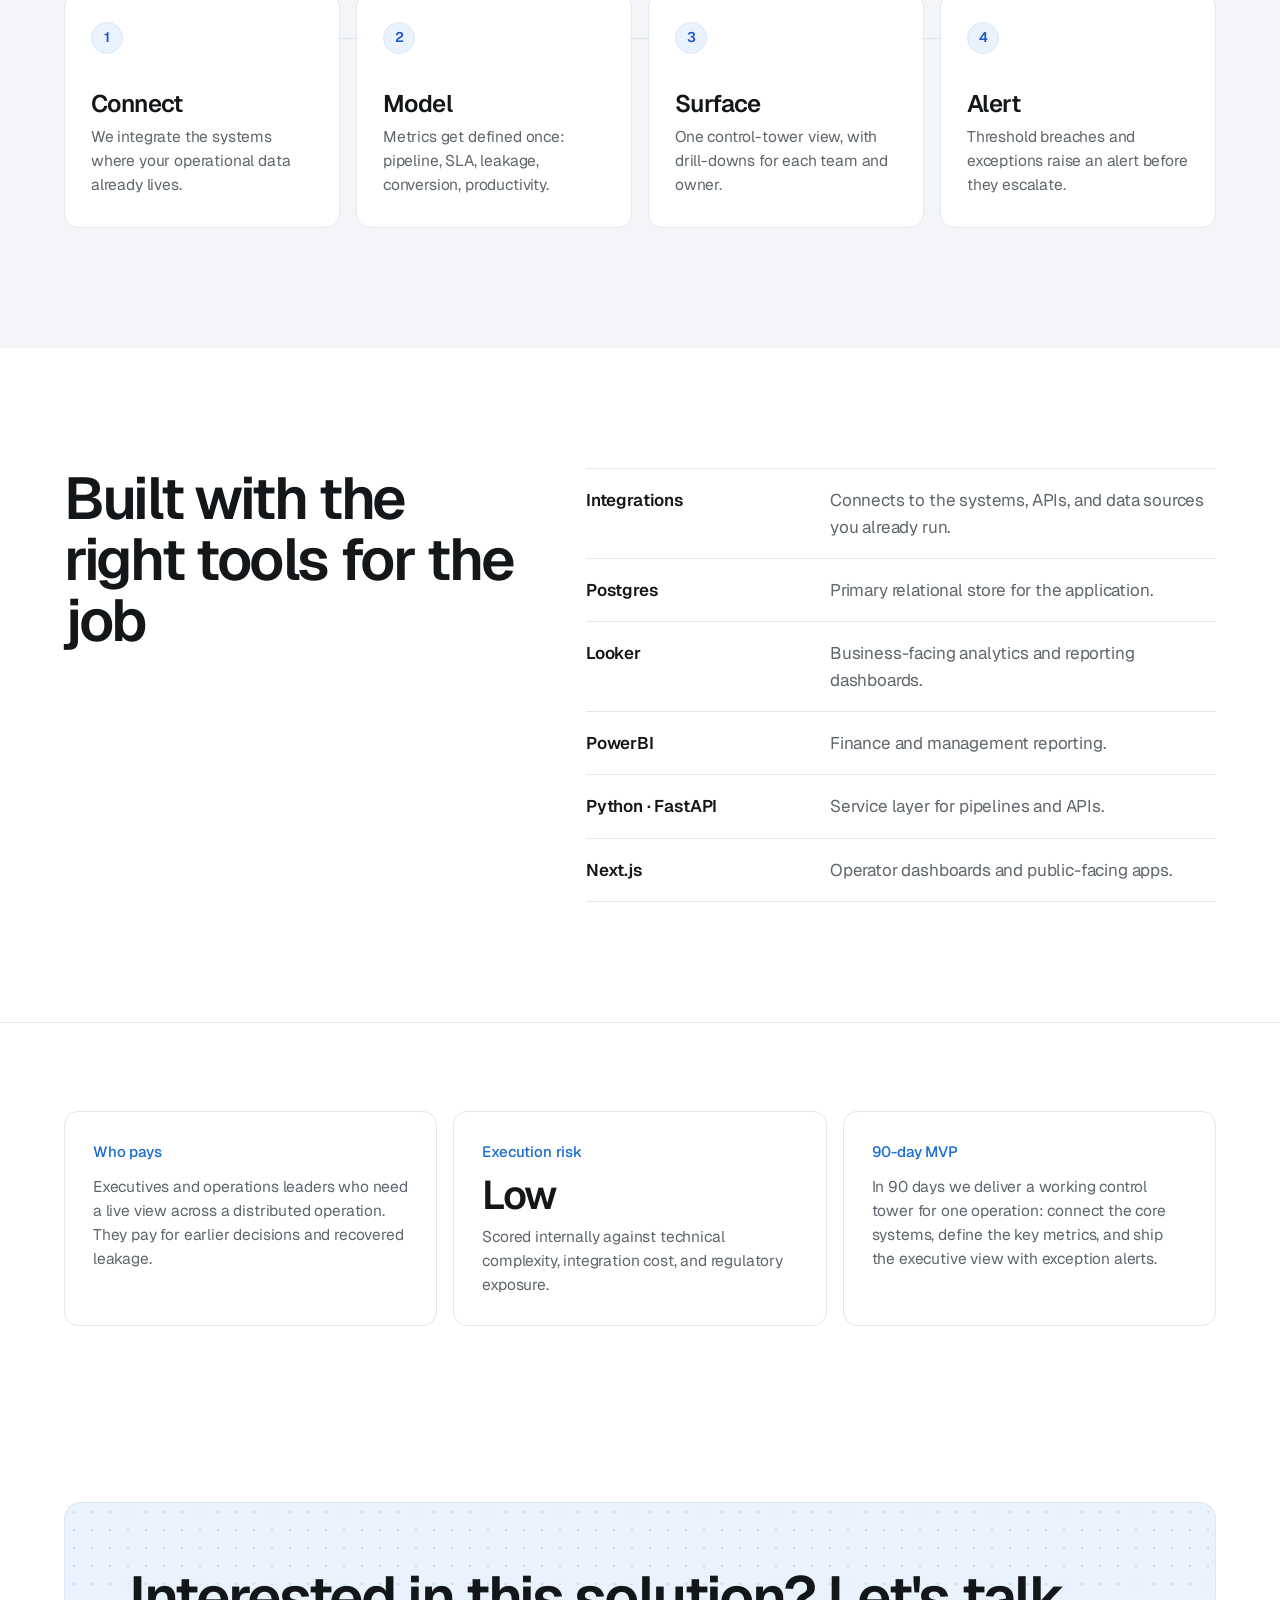
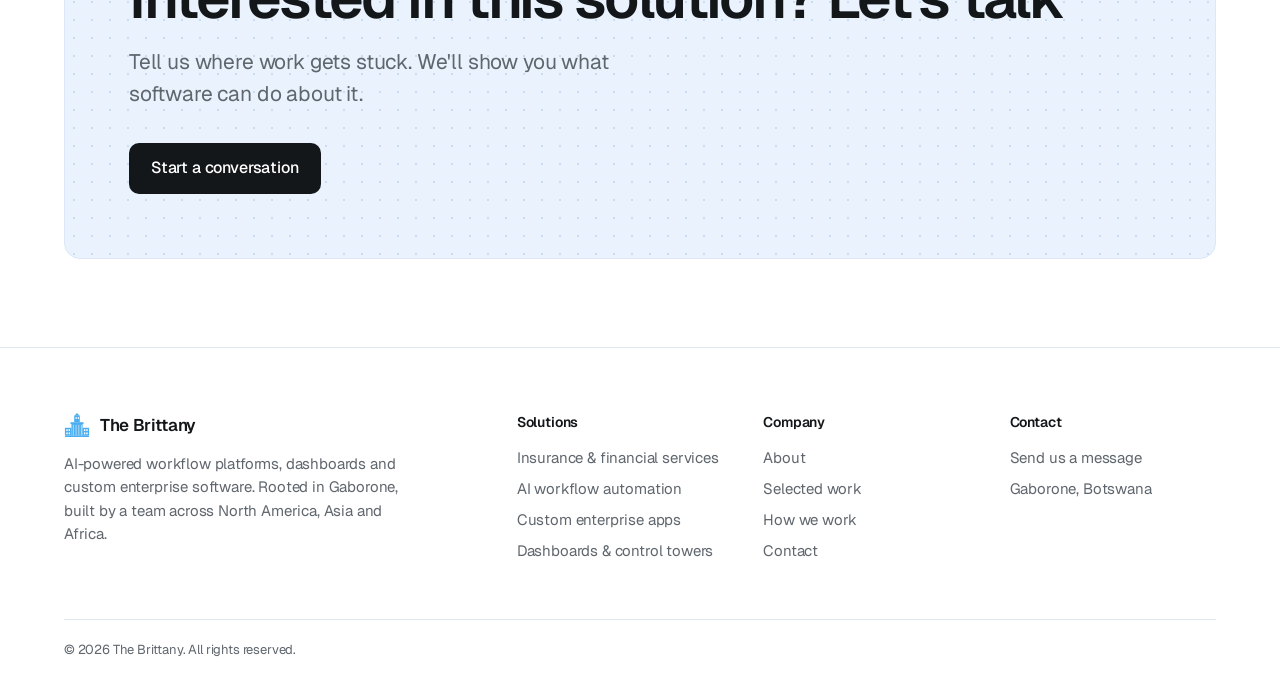
<file: solutions/dashboards-control-towers/index.html>
<!doctype html>
<html lang="en">
<head>
<meta charset="utf-8" />
<meta name="viewport" content="width=device-width, initial-scale=1" />
<title>Dashboards &amp; Control Towers | The Brittany</title>
<meta name="description" content="Management views that bring pipeline, SLA, revenue leakage, conversion, productivity, and exceptions into a single picture, drawn from the systems you already run." />
<meta name="theme-color" content="#ffffff" />

<link rel="preconnect" href="https://fonts.googleapis.com">
<link rel="preconnect" href="https://fonts.gstatic.com" crossorigin>
<link href="https://fonts.googleapis.com/css2?family=Geist:wght@400..700&family=Inter:wght@400..700&display=swap" rel="stylesheet">

<link rel="icon" href="/favicon.ico" sizes="any">
<link rel="icon" type="image/svg+xml" href="/favicon.svg">
<link rel="apple-touch-icon" href="/apple-touch-icon.png">

<link rel="stylesheet" href="/styles.css" />
<script src="/assets/site.js" defer></script>
</head>
<body>
<a href="#main" class="skip-link">Skip to content</a>
<header class="nav">
  <div class="container">
    <a class="logo" href="/" aria-label="The Brittany home"><svg class="mark" width="26" height="26" viewBox="0 0 28 28" aria-hidden="true"><rect x="1" y="25" width="26" height="2" rx=".5" fill="currentColor"/><rect x="1" y="17" width="7" height="8" fill="currentColor"/><rect x="2.5" y="18.5" width="1.5" height="2" fill="#fff" opacity="1"/><rect x="5" y="18.5" width="1.5" height="2" fill="#fff" opacity="1"/><rect x="2.5" y="22" width="1.5" height="2" fill="#fff" opacity="1"/><rect x="5" y="22" width="1.5" height="2" fill="#fff" opacity="1"/><rect x="20" y="17" width="7" height="8" fill="currentColor"/><rect x="21.5" y="18.5" width="1.5" height="2" fill="#fff" opacity="1"/><rect x="24" y="18.5" width="1.5" height="2" fill="#fff" opacity="1"/><rect x="21.5" y="22" width="1.5" height="2" fill="#fff" opacity="1"/><rect x="24" y="22" width="1.5" height="2" fill="#fff" opacity="1"/><rect x="8" y="13" width="12" height="12" fill="currentColor"/><rect x="9.5" y="14" width="1.2" height="11" fill="#fff" opacity="0.5"/><rect x="12.4" y="14" width="1.2" height="11" fill="#fff" opacity="0.5"/><rect x="15.3" y="14" width="1.2" height="11" fill="#fff" opacity="0.5"/><rect x="18.2" y="14" width="1.2" height="11" fill="#fff" opacity="0.5"/><rect x="7" y="11" width="14" height="2" fill="currentColor"/><rect x="11" y="4" width="6" height="7" fill="currentColor"/><rect x="12.5" y="5.5" width="1.2" height="2" fill="#fff" opacity="1"/><rect x="14.8" y="5.5" width="1.2" height="2" fill="#fff" opacity="1"/><polygon points="14,1 17,4 11,4" fill="currentColor"/></svg><span>The Brittany</span></a>
    <nav class="nav-links" aria-label="Primary"><a href="/solutions/" aria-current="page">Solutions</a><a href="/#work">Work</a><a href="/#how">How we work</a><a href="/about/">About</a><a class="btn btn-sm" href="/contact/">Contact</a></nav>
    <button class="nav-toggle" type="button" aria-label="Open menu" aria-expanded="false" data-drawer-open><span></span></button>
  </div>
</header>
<div class="drawer" data-drawer role="dialog" aria-modal="true" aria-label="Menu">
  <div class="drawer-head"><a class="logo" href="/"><svg class="mark" width="26" height="26" viewBox="0 0 28 28" aria-hidden="true"><rect x="1" y="25" width="26" height="2" rx=".5" fill="currentColor"/><rect x="1" y="17" width="7" height="8" fill="currentColor"/><rect x="2.5" y="18.5" width="1.5" height="2" fill="#fff" opacity="1"/><rect x="5" y="18.5" width="1.5" height="2" fill="#fff" opacity="1"/><rect x="2.5" y="22" width="1.5" height="2" fill="#fff" opacity="1"/><rect x="5" y="22" width="1.5" height="2" fill="#fff" opacity="1"/><rect x="20" y="17" width="7" height="8" fill="currentColor"/><rect x="21.5" y="18.5" width="1.5" height="2" fill="#fff" opacity="1"/><rect x="24" y="18.5" width="1.5" height="2" fill="#fff" opacity="1"/><rect x="21.5" y="22" width="1.5" height="2" fill="#fff" opacity="1"/><rect x="24" y="22" width="1.5" height="2" fill="#fff" opacity="1"/><rect x="8" y="13" width="12" height="12" fill="currentColor"/><rect x="9.5" y="14" width="1.2" height="11" fill="#fff" opacity="0.5"/><rect x="12.4" y="14" width="1.2" height="11" fill="#fff" opacity="0.5"/><rect x="15.3" y="14" width="1.2" height="11" fill="#fff" opacity="0.5"/><rect x="18.2" y="14" width="1.2" height="11" fill="#fff" opacity="0.5"/><rect x="7" y="11" width="14" height="2" fill="currentColor"/><rect x="11" y="4" width="6" height="7" fill="currentColor"/><rect x="12.5" y="5.5" width="1.2" height="2" fill="#fff" opacity="1"/><rect x="14.8" y="5.5" width="1.2" height="2" fill="#fff" opacity="1"/><polygon points="14,1 17,4 11,4" fill="currentColor"/></svg><span>The Brittany</span></a><button class="drawer-close" type="button" aria-label="Close menu" data-drawer-close>&times;</button></div>
  <nav aria-label="Mobile">
    <a href="/solutions/">Solutions</a><a href="/#work">Work</a><a href="/#how">How we work</a><a href="/about/">About</a>
  </nav>
  <a class="btn" href="/contact/">Contact us</a>
</div>
<main id="main">
<section class="page-hero">
  <div class="container">
    <a class="back" href="/solutions/">&larr; All solutions</a>
    <span class="label">Solutions</span>
    <h1 class="display">Dashboards &amp; Control Towers</h1>
    <p class="lead">One view that turns operational noise into action.</p>
    <div class="split-visual">
      <div class="photo"><img src="/assets/img/control-room.jpg" alt="A control room with wall-sized live screens"></div>
      <div class="panel"><div style="width:100%;max-width:440px">
<div class="ui ops">
  <div class="o-h"><b>Operations control tower</b><span class="o-live">Live</span></div>
  <div class="o-rings">
    <div class="o-ring"><svg width="64" height="64" viewBox="0 0 64 64"><circle cx="32.0" cy="32.0" r="27.0" fill="none" stroke="var(--u-soft)" stroke-width="6"/><circle cx="32.0" cy="32.0" r="27.0" fill="none" stroke="var(--u-green)" stroke-width="6" stroke-linecap="round" stroke-dasharray="159.5 169.6" transform="rotate(-90 32.0 32.0)"/></svg><div class="v">94%</div><div class="l">On-time</div></div>
    <div class="o-ring"><svg width="64" height="64" viewBox="0 0 64 64"><circle cx="32.0" cy="32.0" r="27.0" fill="none" stroke="var(--u-soft)" stroke-width="6"/><circle cx="32.0" cy="32.0" r="27.0" fill="none" stroke="var(--u-acc)" stroke-width="6" stroke-linecap="round" stroke-dasharray="132.3 169.6" transform="rotate(-90 32.0 32.0)"/></svg><div class="v">78%</div><div class="l">Fleet in use</div></div>
    <div class="o-ring"><svg width="64" height="64" viewBox="0 0 64 64"><circle cx="32.0" cy="32.0" r="27.0" fill="none" stroke="var(--u-soft)" stroke-width="6"/><circle cx="32.0" cy="32.0" r="27.0" fill="none" stroke="var(--u-amber)" stroke-width="6" stroke-linecap="round" stroke-dasharray="20.4 169.6" transform="rotate(-90 32.0 32.0)"/></svg><div class="v">6</div><div class="l">Exceptions</div></div>
  </div>
  <div class="o-list">
    <div class="o-it"><i style="background:var(--u-amber)"></i>Francistown depot<span>86% on-time</span></div>
    <div class="o-it"><i style="background:var(--u-green)"></i>Gaborone hub<span>97% on-time</span></div>
    <div class="o-it"><i style="background:var(--u-green)"></i>Kasane crossing<span>Cleared 07:52</span></div>
  </div>
</div></div></div>
    </div>
  </div>
</section>

<section class="section">
  <div class="container two-col">
    <h2 class="h1">Where the friction lives</h2>
    <div class="body"><p>Plenty of operations have data everywhere and visibility nowhere. The numbers sit in separate systems, reporting is manual and late, and problems only show up once they have already cost money.</p><p>We build the control tower: one operational view that pulls from your systems, tracks SLAs, flags leakage and exceptions, and turns raw activity into a ranked list of what needs attention.</p></div>
  </div>
</section>

<section class="section bg-mist">
  <div class="container">
    <div class="sec-head"><h2 class="h1">How it works</h2><p>The flow, end to end.</p></div>
    <div class="steps"><div class="step"><div class="n">1</div><h3 class="h3">Connect</h3><p>We integrate the systems where your operational data already lives.</p></div><div class="step"><div class="n">2</div><h3 class="h3">Model</h3><p>Metrics get defined once: pipeline, SLA, leakage, conversion, productivity.</p></div><div class="step"><div class="n">3</div><h3 class="h3">Surface</h3><p>One control-tower view, with drill-downs for each team and owner.</p></div><div class="step"><div class="n">4</div><h3 class="h3">Alert</h3><p>Threshold breaches and exceptions raise an alert before they escalate.</p></div></div>
  </div>
</section>

<section class="section">
  <div class="container two-col">
    <h2 class="h1">Built with the right tools for the job</h2>
    <div class="stack"><div><b>Integrations</b><span>Connects to the systems, APIs, and data sources you already run.</span></div><div><b>Postgres</b><span>Primary relational store for the application.</span></div><div><b>Looker</b><span>Business-facing analytics and reporting dashboards.</span></div><div><b>PowerBI</b><span>Finance and management reporting.</span></div><div><b>Python · FastAPI</b><span>Service layer for pipelines and APIs.</span></div><div><b>Next.js</b><span>Operator dashboards and public-facing apps.</span></div></div>
  </div>
</section>

<section class="section-tight bordered">
  <div class="container info-cards">
    <div class="info"><span class="label">Who pays</span><p>Executives and operations leaders who need a live view across a distributed operation. They pay for earlier decisions and recovered leakage.</p></div>
    <div class="info"><span class="label">Execution risk</span><div class="big">Low</div><p>Scored internally against technical complexity, integration cost, and regulatory exposure.</p></div>
    <div class="info"><span class="label">90-day MVP</span><p>In 90 days we deliver a working control tower for one operation: connect the core systems, define the key metrics, and ship the executive view with exception alerts.</p></div>
  </div>
</section>

</main>
<section class="section-tight">
  <div class="container">
    <div class="panel cta-panel">
      <div><h2 class="h1">Interested in this solution? Let's talk</h2><p class="lead">Tell us where work gets stuck. We'll show you what software can do about it.</p></div>
      <div class="actions"><a class="btn" href="/contact/">Start a conversation</a></div>
    </div>
  </div>
</section>
<footer class="footer">
  <div class="container">
    <div class="footer-grid">
      <div><a class="logo" href="/"><svg class="mark" width="26" height="26" viewBox="0 0 28 28" aria-hidden="true"><rect x="1" y="25" width="26" height="2" rx=".5" fill="currentColor"/><rect x="1" y="17" width="7" height="8" fill="currentColor"/><rect x="2.5" y="18.5" width="1.5" height="2" fill="#fff" opacity="1"/><rect x="5" y="18.5" width="1.5" height="2" fill="#fff" opacity="1"/><rect x="2.5" y="22" width="1.5" height="2" fill="#fff" opacity="1"/><rect x="5" y="22" width="1.5" height="2" fill="#fff" opacity="1"/><rect x="20" y="17" width="7" height="8" fill="currentColor"/><rect x="21.5" y="18.5" width="1.5" height="2" fill="#fff" opacity="1"/><rect x="24" y="18.5" width="1.5" height="2" fill="#fff" opacity="1"/><rect x="21.5" y="22" width="1.5" height="2" fill="#fff" opacity="1"/><rect x="24" y="22" width="1.5" height="2" fill="#fff" opacity="1"/><rect x="8" y="13" width="12" height="12" fill="currentColor"/><rect x="9.5" y="14" width="1.2" height="11" fill="#fff" opacity="0.5"/><rect x="12.4" y="14" width="1.2" height="11" fill="#fff" opacity="0.5"/><rect x="15.3" y="14" width="1.2" height="11" fill="#fff" opacity="0.5"/><rect x="18.2" y="14" width="1.2" height="11" fill="#fff" opacity="0.5"/><rect x="7" y="11" width="14" height="2" fill="currentColor"/><rect x="11" y="4" width="6" height="7" fill="currentColor"/><rect x="12.5" y="5.5" width="1.2" height="2" fill="#fff" opacity="1"/><rect x="14.8" y="5.5" width="1.2" height="2" fill="#fff" opacity="1"/><polygon points="14,1 17,4 11,4" fill="currentColor"/></svg><span>The Brittany</span></a><p style="max-width:340px">AI-powered workflow platforms, dashboards and custom enterprise software. Rooted in Gaborone, built by a team across North America, Asia and Africa.</p></div>
      <div><h4>Solutions</h4><a href="/solutions/insurance-financial/">Insurance &amp; financial services</a><a href="/solutions/ai-workflow-automation/">AI workflow automation</a><a href="/solutions/custom-enterprise-apps/">Custom enterprise apps</a><a href="/solutions/dashboards-control-towers/">Dashboards &amp; control towers</a></div>
      <div><h4>Company</h4><a href="/about/">About</a><a href="/#work">Selected work</a><a href="/#how">How we work</a><a href="/contact/">Contact</a></div>
      <div><h4>Contact</h4><a href="/contact/">Send us a message</a><span>Gaborone, Botswana</span></div>
    </div>
    <div class="footer-bottom">
      <span>&copy; 2026 The Brittany. All rights reserved.</span>
    </div>
  </div>
</footer>
</body>
</html>
</file>
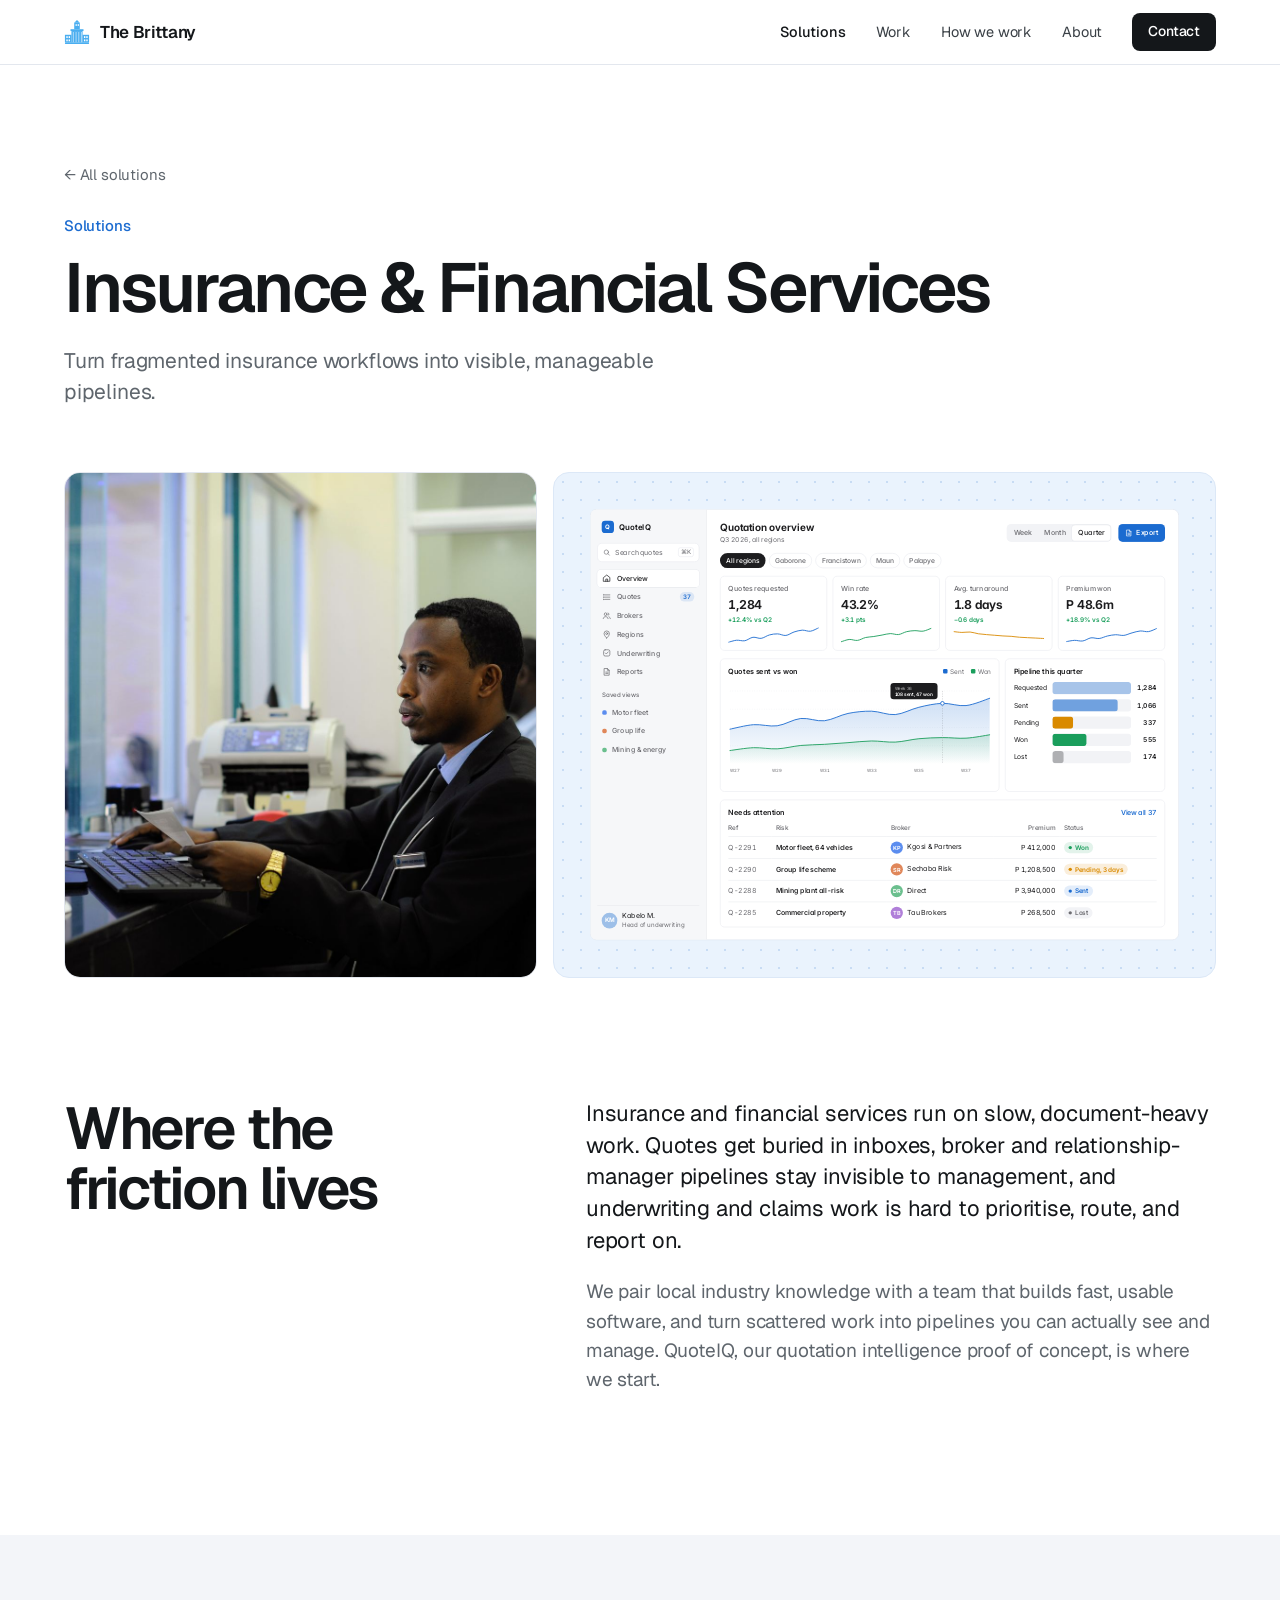
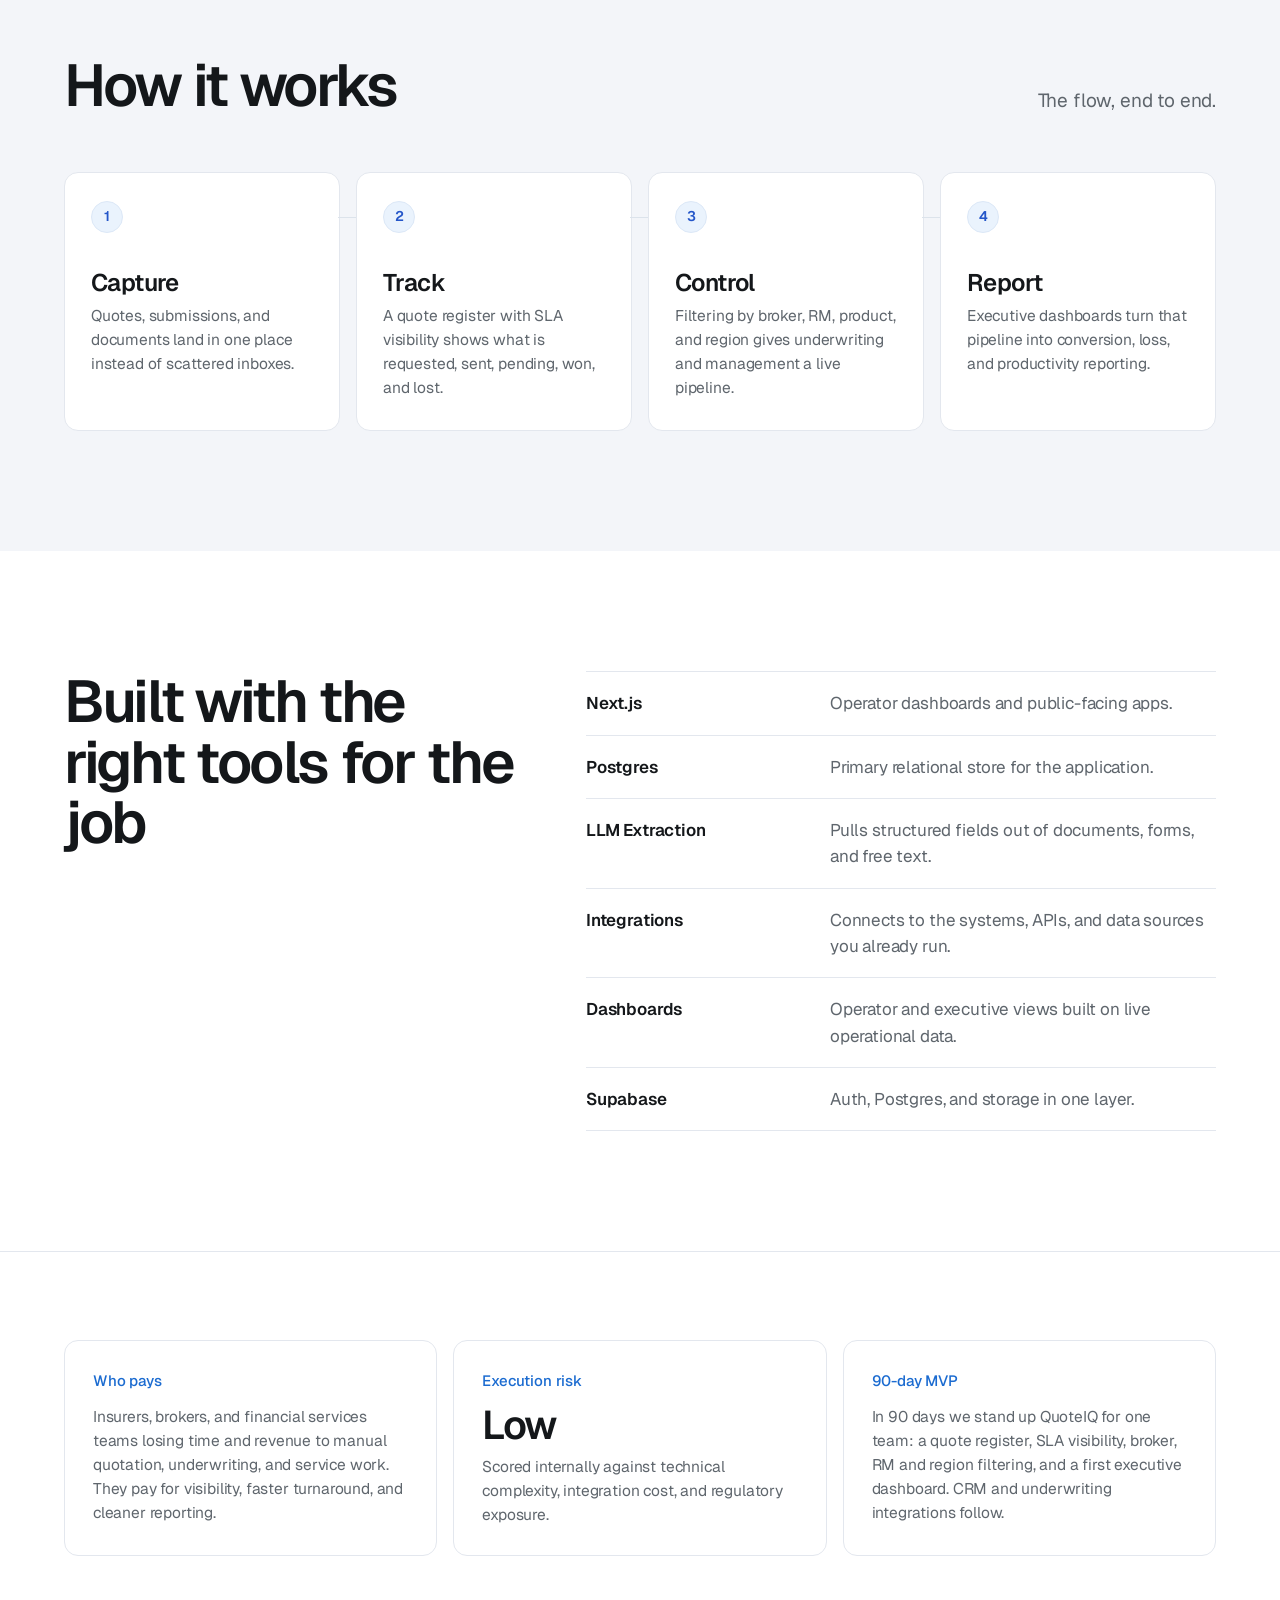
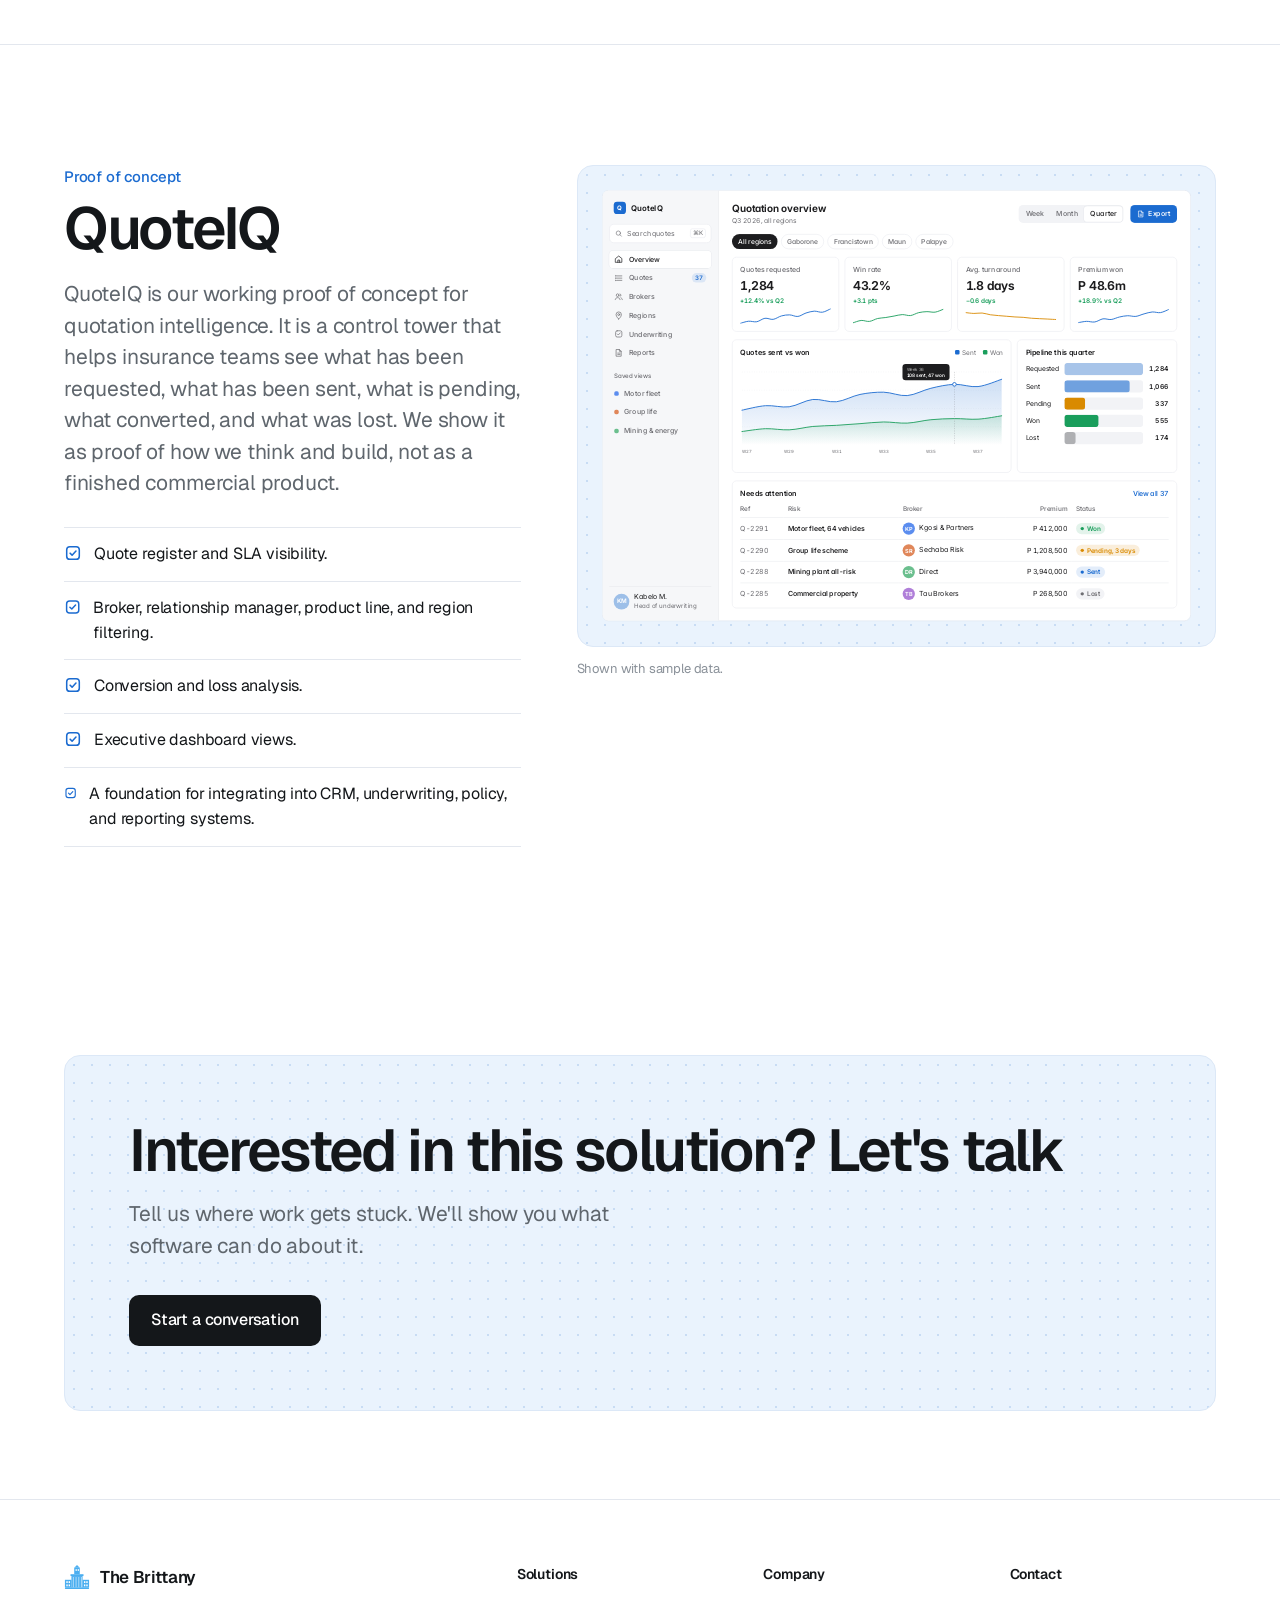
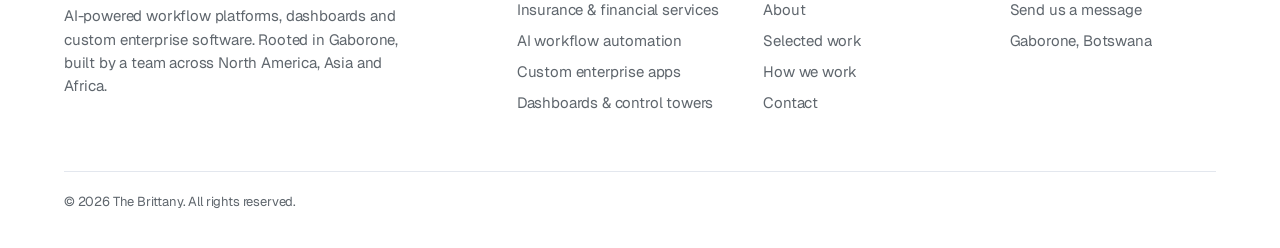
<file: solutions/insurance-financial/index.html>
<!doctype html>
<html lang="en">
<head>
<meta charset="utf-8" />
<meta name="viewport" content="width=device-width, initial-scale=1" />
<title>Insurance &amp; Financial Services | The Brittany</title>
<meta name="description" content="We help insurers, brokers, and financial services teams digitise the workflows that slow them down, from quotation tracking and broker pipeline visibility to underwriting controls, claims, dashboards, and reporting." />
<meta name="theme-color" content="#ffffff" />

<link rel="preconnect" href="https://fonts.googleapis.com">
<link rel="preconnect" href="https://fonts.gstatic.com" crossorigin>
<link href="https://fonts.googleapis.com/css2?family=Geist:wght@400..700&family=Inter:wght@400..700&display=swap" rel="stylesheet">

<link rel="icon" href="/favicon.ico" sizes="any">
<link rel="icon" type="image/svg+xml" href="/favicon.svg">
<link rel="apple-touch-icon" href="/apple-touch-icon.png">

<link rel="stylesheet" href="/styles.css" />
<script src="/assets/site.js" defer></script>
</head>
<body>
<a href="#main" class="skip-link">Skip to content</a>
<header class="nav">
  <div class="container">
    <a class="logo" href="/" aria-label="The Brittany home"><svg class="mark" width="26" height="26" viewBox="0 0 28 28" aria-hidden="true"><rect x="1" y="25" width="26" height="2" rx=".5" fill="currentColor"/><rect x="1" y="17" width="7" height="8" fill="currentColor"/><rect x="2.5" y="18.5" width="1.5" height="2" fill="#fff" opacity="1"/><rect x="5" y="18.5" width="1.5" height="2" fill="#fff" opacity="1"/><rect x="2.5" y="22" width="1.5" height="2" fill="#fff" opacity="1"/><rect x="5" y="22" width="1.5" height="2" fill="#fff" opacity="1"/><rect x="20" y="17" width="7" height="8" fill="currentColor"/><rect x="21.5" y="18.5" width="1.5" height="2" fill="#fff" opacity="1"/><rect x="24" y="18.5" width="1.5" height="2" fill="#fff" opacity="1"/><rect x="21.5" y="22" width="1.5" height="2" fill="#fff" opacity="1"/><rect x="24" y="22" width="1.5" height="2" fill="#fff" opacity="1"/><rect x="8" y="13" width="12" height="12" fill="currentColor"/><rect x="9.5" y="14" width="1.2" height="11" fill="#fff" opacity="0.5"/><rect x="12.4" y="14" width="1.2" height="11" fill="#fff" opacity="0.5"/><rect x="15.3" y="14" width="1.2" height="11" fill="#fff" opacity="0.5"/><rect x="18.2" y="14" width="1.2" height="11" fill="#fff" opacity="0.5"/><rect x="7" y="11" width="14" height="2" fill="currentColor"/><rect x="11" y="4" width="6" height="7" fill="currentColor"/><rect x="12.5" y="5.5" width="1.2" height="2" fill="#fff" opacity="1"/><rect x="14.8" y="5.5" width="1.2" height="2" fill="#fff" opacity="1"/><polygon points="14,1 17,4 11,4" fill="currentColor"/></svg><span>The Brittany</span></a>
    <nav class="nav-links" aria-label="Primary"><a href="/solutions/" aria-current="page">Solutions</a><a href="/#work">Work</a><a href="/#how">How we work</a><a href="/about/">About</a><a class="btn btn-sm" href="/contact/">Contact</a></nav>
    <button class="nav-toggle" type="button" aria-label="Open menu" aria-expanded="false" data-drawer-open><span></span></button>
  </div>
</header>
<div class="drawer" data-drawer role="dialog" aria-modal="true" aria-label="Menu">
  <div class="drawer-head"><a class="logo" href="/"><svg class="mark" width="26" height="26" viewBox="0 0 28 28" aria-hidden="true"><rect x="1" y="25" width="26" height="2" rx=".5" fill="currentColor"/><rect x="1" y="17" width="7" height="8" fill="currentColor"/><rect x="2.5" y="18.5" width="1.5" height="2" fill="#fff" opacity="1"/><rect x="5" y="18.5" width="1.5" height="2" fill="#fff" opacity="1"/><rect x="2.5" y="22" width="1.5" height="2" fill="#fff" opacity="1"/><rect x="5" y="22" width="1.5" height="2" fill="#fff" opacity="1"/><rect x="20" y="17" width="7" height="8" fill="currentColor"/><rect x="21.5" y="18.5" width="1.5" height="2" fill="#fff" opacity="1"/><rect x="24" y="18.5" width="1.5" height="2" fill="#fff" opacity="1"/><rect x="21.5" y="22" width="1.5" height="2" fill="#fff" opacity="1"/><rect x="24" y="22" width="1.5" height="2" fill="#fff" opacity="1"/><rect x="8" y="13" width="12" height="12" fill="currentColor"/><rect x="9.5" y="14" width="1.2" height="11" fill="#fff" opacity="0.5"/><rect x="12.4" y="14" width="1.2" height="11" fill="#fff" opacity="0.5"/><rect x="15.3" y="14" width="1.2" height="11" fill="#fff" opacity="0.5"/><rect x="18.2" y="14" width="1.2" height="11" fill="#fff" opacity="0.5"/><rect x="7" y="11" width="14" height="2" fill="currentColor"/><rect x="11" y="4" width="6" height="7" fill="currentColor"/><rect x="12.5" y="5.5" width="1.2" height="2" fill="#fff" opacity="1"/><rect x="14.8" y="5.5" width="1.2" height="2" fill="#fff" opacity="1"/><polygon points="14,1 17,4 11,4" fill="currentColor"/></svg><span>The Brittany</span></a><button class="drawer-close" type="button" aria-label="Close menu" data-drawer-close>&times;</button></div>
  <nav aria-label="Mobile">
    <a href="/solutions/">Solutions</a><a href="/#work">Work</a><a href="/#how">How we work</a><a href="/about/">About</a>
  </nav>
  <a class="btn" href="/contact/">Contact us</a>
</div>
<main id="main">
<section class="page-hero">
  <div class="container">
    <a class="back" href="/solutions/">&larr; All solutions</a>
    <span class="label">Solutions</span>
    <h1 class="display">Insurance &amp; Financial Services</h1>
    <p class="lead">Turn fragmented insurance workflows into visible, manageable pipelines.</p>
    <div class="split-visual">
      <div class="photo"><img src="/assets/img/finance.jpg" alt="A banking officer at work at his desk"></div>
      <div class="panel"><div class="fit" data-fit="1056" style="--dw:1056px">
<div class="ui win">
  <aside class="u-side">
    <div class="u-brand"><span class="u-mark">Q</span>QuoteIQ</div>
    <div class="u-search"><svg class="ic" width="14" height="14" viewBox="0 0 20 20" fill="none" stroke="currentColor" stroke-width="1.6" stroke-linecap="round" stroke-linejoin="round" aria-hidden="true"><circle cx="9" cy="9" r="5.5"/><path d="m13 13 4 4"/></svg>Search quotes<kbd>⌘K</kbd></div>
    <div class="u-nav on"><svg class="ic" width="16" height="16" viewBox="0 0 20 20" fill="none" stroke="currentColor" stroke-width="1.6" stroke-linecap="round" stroke-linejoin="round" aria-hidden="true"><path d="M3 8.5 10 3l7 5.5V17H3z"/><path d="M8 17v-5h4v5"/></svg>Overview</div>
    <div class="u-nav"><svg class="ic" width="16" height="16" viewBox="0 0 20 20" fill="none" stroke="currentColor" stroke-width="1.6" stroke-linecap="round" stroke-linejoin="round" aria-hidden="true"><path d="M7 5h10M7 10h10M7 15h10"/><circle cx="3.5" cy="5" r=".6"/><circle cx="3.5" cy="10" r=".6"/><circle cx="3.5" cy="15" r=".6"/></svg>Quotes<span class="n">37</span></div>
    <div class="u-nav"><svg class="ic" width="16" height="16" viewBox="0 0 20 20" fill="none" stroke="currentColor" stroke-width="1.6" stroke-linecap="round" stroke-linejoin="round" aria-hidden="true"><circle cx="7.5" cy="7" r="3"/><path d="M2 17c.6-3 2.8-4.5 5.5-4.5S12.4 14 13 17"/><path d="M13 4.2a3 3 0 0 1 0 5.6M15 12.8c1.6.6 2.6 2 3 4.2"/></svg>Brokers</div>
    <div class="u-nav"><svg class="ic" width="16" height="16" viewBox="0 0 20 20" fill="none" stroke="currentColor" stroke-width="1.6" stroke-linecap="round" stroke-linejoin="round" aria-hidden="true"><path d="M10 18s6-5.2 6-10a6 6 0 0 0-12 0c0 4.8 6 10 6 10z"/><circle cx="10" cy="8" r="2.2"/></svg>Regions</div>
    <div class="u-nav"><svg class="ic" width="16" height="16" viewBox="0 0 20 20" fill="none" stroke="currentColor" stroke-width="1.6" stroke-linecap="round" stroke-linejoin="round" aria-hidden="true"><rect x="3" y="3" width="14" height="14" rx="3.5"/><path d="m6.8 10.2 2.2 2.2 4.3-4.6"/></svg>Underwriting</div>
    <div class="u-nav"><svg class="ic" width="16" height="16" viewBox="0 0 20 20" fill="none" stroke="currentColor" stroke-width="1.6" stroke-linecap="round" stroke-linejoin="round" aria-hidden="true"><path d="M5 2.5h6.5L15.5 6.5V17.5H5z"/><path d="M11.5 2.5v4h4M7.8 10.5h5M7.8 13.5h5"/></svg>Reports</div>
    <div class="u-sec">Saved views</div>
    <div class="u-nav"><span class="u-dot" style="background:#5B8DEF"></span>Motor fleet</div>
    <div class="u-nav"><span class="u-dot" style="background:#E0875A"></span>Group life</div>
    <div class="u-nav"><span class="u-dot" style="background:#6BBF8E"></span>Mining &amp; energy</div>
    <div class="u-user"><span class="u-av">KM</span><div>Kabelo M.<small>Head of underwriting</small></div></div>
  </aside>
  <div class="u-main">
    <div class="u-head">
      <div><h4>Quotation overview</h4><div class="sub">Q3 2026, all regions</div></div>
      <div class="u-seg"><span>Week</span><span>Month</span><span class="on">Quarter</span></div>
      <span class="u-btn pri"><svg class="ic" width="14" height="14" viewBox="0 0 20 20" fill="none" stroke="currentColor" stroke-width="1.6" stroke-linecap="round" stroke-linejoin="round" aria-hidden="true"><path d="M5 2.5h6.5L15.5 6.5V17.5H5z"/><path d="M11.5 2.5v4h4M7.8 10.5h5M7.8 13.5h5"/></svg>Export</span>
    </div>
    <div class="u-chips"><span class="u-chip on">All regions</span><span class="u-chip">Gaborone</span><span class="u-chip">Francistown</span><span class="u-chip">Maun</span><span class="u-chip">Palapye</span></div>
    <div class="u-kpis">
      <div class="u-card u-kpi"><div class="l">Quotes requested</div><div class="v">1,284</div><div class="d up">+12.4% vs Q2</div><svg width="100%" height="28" viewBox="0 0 150 28" preserveAspectRatio="none"><path d="M0.0 27.1 C2.3 26.4 9.1 23.7 13.6 23.3 C18.2 22.8 22.7 25.1 27.3 24.2 C31.8 23.3 36.4 18.7 40.9 18.0 C45.5 17.3 50.0 20.6 54.5 19.9 C59.1 19.2 63.6 15.1 68.2 13.8 C72.7 12.4 77.3 11.7 81.8 11.9 C86.4 12.0 90.9 15.3 95.5 14.7 C100.0 14.2 104.5 10.1 109.1 8.5 C113.6 7.0 118.2 5.5 122.7 5.2 C127.3 5.0 131.8 7.8 136.4 7.1 C140.9 6.4 147.7 2.0 150.0 0.9" fill="none" stroke="var(--u-acc)" stroke-width="1.6" stroke-linecap="round" vector-effect="non-scaling-stroke"/></svg></div>
      <div class="u-card u-kpi"><div class="l">Win rate</div><div class="v">43.2%</div><div class="d up">+3.1 pts</div><svg width="100%" height="28" viewBox="0 0 150 28" preserveAspectRatio="none"><path d="M0.0 26.2 C2.3 25.5 9.1 22.3 13.6 21.9 C18.2 21.4 22.7 24.2 27.3 23.6 C31.8 23.0 36.4 19.5 40.9 18.4 C45.5 17.2 50.0 17.4 54.5 16.6 C59.1 15.9 63.6 14.9 68.2 14.0 C72.7 13.1 77.3 11.5 81.8 11.4 C86.4 11.2 90.9 13.7 95.5 13.1 C100.0 12.5 104.5 9.0 109.1 7.9 C113.6 6.7 118.2 6.3 122.7 6.1 C127.3 6.0 131.8 7.7 136.4 7.0 C140.9 6.3 147.7 2.6 150.0 1.8" fill="none" stroke="var(--u-green)" stroke-width="1.6" stroke-linecap="round" vector-effect="non-scaling-stroke"/></svg></div>
      <div class="u-card u-kpi"><div class="l">Avg. turnaround</div><div class="v">1.8 days</div><div class="d up">−0.6 days</div><svg width="100%" height="28" viewBox="0 0 150 28" preserveAspectRatio="none"><path d="M0.0 7.8 C2.3 8.0 9.1 9.2 13.6 9.3 C18.2 9.5 22.7 8.2 27.3 8.6 C31.8 8.9 36.4 10.9 40.9 11.7 C45.5 12.4 50.0 12.8 54.5 13.2 C59.1 13.7 63.6 14.0 68.2 14.4 C72.7 14.8 77.3 15.2 81.8 15.6 C86.4 15.9 90.9 15.9 95.5 16.3 C100.0 16.7 104.5 17.5 109.1 17.9 C113.6 18.3 118.2 18.4 122.7 18.7 C127.3 18.9 131.8 19.2 136.4 19.4 C140.9 19.7 147.7 20.1 150.0 20.2" fill="none" stroke="var(--u-amber)" stroke-width="1.6" stroke-linecap="round" vector-effect="non-scaling-stroke"/></svg></div>
      <div class="u-card u-kpi"><div class="l">Premium won</div><div class="v">P 48.6m</div><div class="d up">+18.9% vs Q2</div><svg width="100%" height="28" viewBox="0 0 150 28" preserveAspectRatio="none"><path d="M0.0 25.8 C2.3 25.4 9.1 23.7 13.6 23.5 C18.2 23.3 22.7 25.4 27.3 24.6 C31.8 23.9 36.4 19.8 40.9 19.0 C45.5 18.3 50.0 20.7 54.5 20.2 C59.1 19.6 63.6 16.8 68.2 15.7 C72.7 14.6 77.3 13.6 81.8 13.4 C86.4 13.3 90.9 15.1 95.5 14.6 C100.0 14.0 104.5 11.4 109.1 10.1 C113.6 8.8 118.2 7.1 122.7 6.7 C127.3 6.3 131.8 8.6 136.4 7.8 C140.9 7.1 147.7 3.2 150.0 2.2" fill="none" stroke="var(--u-acc)" stroke-width="1.6" stroke-linecap="round" vector-effect="non-scaling-stroke"/></svg></div>
    </div>
    <div class="u-row">
      <div class="u-card">
        <div class="u-ct"><b>Quotes sent vs won</b><div class="u-leg"><span><i style="background:var(--u-acc)"></i>Sent</span><span><i style="background:var(--u-green)"></i>Won</span></div></div>
        <svg class="u-chart" viewBox="-4 -6 648 212" width="100%" height="178">
          <defs>
            <linearGradient id="ga4" x1="0" x2="0" y1="0" y2="1"><stop offset="0" stop-color="var(--u-acc)" stop-opacity=".22"/><stop offset="1" stop-color="var(--u-acc)" stop-opacity="0"/></linearGradient>
            <linearGradient id="gw4" x1="0" x2="0" y1="0" y2="1"><stop offset="0" stop-color="var(--u-green)" stop-opacity=".18"/><stop offset="1" stop-color="var(--u-green)" stop-opacity="0"/></linearGradient>
          </defs>
          <line x1="0" x2="640" y1="0" y2="0" stroke="var(--u-line)" stroke-dasharray="2 4"/><line x1="0" x2="640" y1="45" y2="45" stroke="var(--u-line)" stroke-dasharray="2 4"/><line x1="0" x2="640" y1="90" y2="90" stroke="var(--u-line)" stroke-dasharray="2 4"/><line x1="0" x2="640" y1="135" y2="135" stroke="var(--u-line)" stroke-dasharray="2 4"/>
          <path d="M0.0 94.2 C9.7 92.3 38.8 84.5 58.2 83.1 C77.6 81.7 97.0 88.4 116.4 85.8 C135.8 83.3 155.2 69.9 174.5 67.8 C193.9 65.8 213.3 75.5 232.7 73.4 C252.1 71.3 271.5 59.3 290.9 55.4 C310.3 51.5 329.7 49.4 349.1 49.8 C368.5 50.3 387.9 59.8 407.3 58.2 C426.7 56.5 446.1 44.8 465.5 40.2 C484.8 35.5 504.2 31.2 523.6 30.5 C543.0 29.8 562.4 38.1 581.8 36.0 C601.2 33.9 630.3 21.0 640.0 18.0 L640 180 L0 180 Z" fill="url(#ga4)"/><path d="M0.0 146.8 C9.7 145.6 38.8 140.5 58.2 139.8 C77.6 139.2 97.0 143.5 116.4 142.6 C135.8 141.7 155.2 136.2 174.5 134.3 C193.9 132.5 213.3 132.7 232.7 131.5 C252.1 130.4 271.5 128.8 290.9 127.4 C310.3 126.0 329.7 123.5 349.1 123.2 C368.5 123.0 387.9 126.9 407.3 126.0 C426.7 125.1 446.1 119.5 465.5 117.7 C484.8 115.8 504.2 115.2 523.6 114.9 C543.0 114.7 562.4 117.5 581.8 116.3 C601.2 115.2 630.3 109.4 640.0 108.0 L640 180 L0 180 Z" fill="url(#gw4)"/>
          <path d="M0.0 94.2 C9.7 92.3 38.8 84.5 58.2 83.1 C77.6 81.7 97.0 88.4 116.4 85.8 C135.8 83.3 155.2 69.9 174.5 67.8 C193.9 65.8 213.3 75.5 232.7 73.4 C252.1 71.3 271.5 59.3 290.9 55.4 C310.3 51.5 329.7 49.4 349.1 49.8 C368.5 50.3 387.9 59.8 407.3 58.2 C426.7 56.5 446.1 44.8 465.5 40.2 C484.8 35.5 504.2 31.2 523.6 30.5 C543.0 29.8 562.4 38.1 581.8 36.0 C601.2 33.9 630.3 21.0 640.0 18.0" fill="none" stroke="var(--u-acc)" stroke-width="2.2" stroke-linecap="round"/>
          <path d="M0.0 146.8 C9.7 145.6 38.8 140.5 58.2 139.8 C77.6 139.2 97.0 143.5 116.4 142.6 C135.8 141.7 155.2 136.2 174.5 134.3 C193.9 132.5 213.3 132.7 232.7 131.5 C252.1 130.4 271.5 128.8 290.9 127.4 C310.3 126.0 329.7 123.5 349.1 123.2 C368.5 123.0 387.9 126.9 407.3 126.0 C426.7 125.1 446.1 119.5 465.5 117.7 C484.8 115.8 504.2 115.2 523.6 114.9 C543.0 114.7 562.4 117.5 581.8 116.3 C601.2 115.2 630.3 109.4 640.0 108.0" fill="none" stroke="var(--u-green)" stroke-width="2.2" stroke-linecap="round"/>
          <line x1="523.6" x2="523.6" y1="0" y2="180" stroke="var(--u-muted)" stroke-width="1" stroke-dasharray="3 3" opacity=".6"/>
          <circle cx="523.6" cy="30.5" r="4.5" fill="var(--u-card)" stroke="var(--u-acc)" stroke-width="2.2"/>
          <g transform="translate(395.6 -19.5)"><rect width="116" height="40" rx="8" fill="var(--u-text)"/><text x="10" y="16" style="fill:var(--u-bg);font-size:10.5px;opacity:.7">Week 36</text><text x="10" y="31" style="fill:var(--u-bg);font-size:11.5px;font-weight:600">108 sent, 47 won</text></g>
          <text x="0" y="200" text-anchor="start">W27</text><text x="116" y="200" text-anchor="middle">W29</text><text x="233" y="200" text-anchor="middle">W31</text><text x="349" y="200" text-anchor="middle">W33</text><text x="465" y="200" text-anchor="middle">W35</text><text x="582" y="200" text-anchor="middle">W37</text>
        </svg>
      </div>
      <div class="u-card">
        <div class="u-ct"><b>Pipeline this quarter</b></div>
        <div class="u-funnel">
          <div class="u-fr"><span>Requested</span><div class="bar"><i style="width:100%;background:color-mix(in srgb,var(--u-acc) 35%,transparent)"></i></div><span class="num">1,284</span></div>
          <div class="u-fr"><span>Sent</span><div class="bar"><i style="width:83%;background:color-mix(in srgb,var(--u-acc) 60%,transparent)"></i></div><span class="num">1,066</span></div>
          <div class="u-fr"><span>Pending</span><div class="bar"><i style="width:26%;background:var(--u-amber)"></i></div><span class="num">337</span></div>
          <div class="u-fr"><span>Won</span><div class="bar"><i style="width:43%;background:var(--u-green)"></i></div><span class="num">555</span></div>
          <div class="u-fr"><span>Lost</span><div class="bar"><i style="width:14%;background:var(--u-muted);opacity:.5"></i></div><span class="num">174</span></div>
        </div>
      </div>
    </div>
    <div class="u-card" style="padding-bottom:6px">
      <div class="u-ct"><b>Needs attention</b><span style="color:var(--u-acc);font-weight:550">View all 37</span></div>
      <table class="u-table"><tr><th>Ref</th><th>Risk</th><th>Broker</th><th class="r">Premium</th><th>Status</th></tr><tr><td style="color:var(--u-muted)">Q-2291</td><td style="font-weight:550">Motor fleet, 64 vehicles</td><td><span class="u-mini" style="background:#5B8DEF">KP</span>Kgosi &amp; Partners</td><td class="r">P 412,000</td><td><span class="u-pill p-won">Won</span></td></tr><tr><td style="color:var(--u-muted)">Q-2290</td><td style="font-weight:550">Group life scheme</td><td><span class="u-mini" style="background:#E0875A">SR</span>Sechaba Risk</td><td class="r">P 1,208,500</td><td><span class="u-pill p-pend">Pending, 3 days</span></td></tr><tr><td style="color:var(--u-muted)">Q-2288</td><td style="font-weight:550">Mining plant all-risk</td><td><span class="u-mini" style="background:#6BBF8E">DR</span>Direct</td><td class="r">P 3,940,000</td><td><span class="u-pill p-sent">Sent</span></td></tr><tr><td style="color:var(--u-muted)">Q-2285</td><td style="font-weight:550">Commercial property</td><td><span class="u-mini" style="background:#B07FD9">TB</span>Tau Brokers</td><td class="r">P 268,500</td><td><span class="u-pill p-lost">Lost</span></td></tr></table>
    </div>
  </div>
</div></div></div>
    </div>
  </div>
</section>

<section class="section">
  <div class="container two-col">
    <h2 class="h1">Where the friction lives</h2>
    <div class="body"><p>Insurance and financial services run on slow, document-heavy work. Quotes get buried in inboxes, broker and relationship-manager pipelines stay invisible to management, and underwriting and claims work is hard to prioritise, route, and report on.</p><p>We pair local industry knowledge with a team that builds fast, usable software, and turn scattered work into pipelines you can actually see and manage. QuoteIQ, our quotation intelligence proof of concept, is where we start.</p></div>
  </div>
</section>

<section class="section bg-mist">
  <div class="container">
    <div class="sec-head"><h2 class="h1">How it works</h2><p>The flow, end to end.</p></div>
    <div class="steps"><div class="step"><div class="n">1</div><h3 class="h3">Capture</h3><p>Quotes, submissions, and documents land in one place instead of scattered inboxes.</p></div><div class="step"><div class="n">2</div><h3 class="h3">Track</h3><p>A quote register with SLA visibility shows what is requested, sent, pending, won, and lost.</p></div><div class="step"><div class="n">3</div><h3 class="h3">Control</h3><p>Filtering by broker, RM, product, and region gives underwriting and management a live pipeline.</p></div><div class="step"><div class="n">4</div><h3 class="h3">Report</h3><p>Executive dashboards turn that pipeline into conversion, loss, and productivity reporting.</p></div></div>
  </div>
</section>

<section class="section">
  <div class="container two-col">
    <h2 class="h1">Built with the right tools for the job</h2>
    <div class="stack"><div><b>Next.js</b><span>Operator dashboards and public-facing apps.</span></div><div><b>Postgres</b><span>Primary relational store for the application.</span></div><div><b>LLM Extraction</b><span>Pulls structured fields out of documents, forms, and free text.</span></div><div><b>Integrations</b><span>Connects to the systems, APIs, and data sources you already run.</span></div><div><b>Dashboards</b><span>Operator and executive views built on live operational data.</span></div><div><b>Supabase</b><span>Auth, Postgres, and storage in one layer.</span></div></div>
  </div>
</section>

<section class="section-tight bordered">
  <div class="container info-cards">
    <div class="info"><span class="label">Who pays</span><p>Insurers, brokers, and financial services teams losing time and revenue to manual quotation, underwriting, and service work. They pay for visibility, faster turnaround, and cleaner reporting.</p></div>
    <div class="info"><span class="label">Execution risk</span><div class="big">Low</div><p>Scored internally against technical complexity, integration cost, and regulatory exposure.</p></div>
    <div class="info"><span class="label">90-day MVP</span><p>In 90 days we stand up QuoteIQ for one team: a quote register, SLA visibility, broker, RM and region filtering, and a first executive dashboard. CRM and underwriting integrations follow.</p></div>
  </div>
</section>

<section class="section bordered">
  <div class="container proof">
    <div>
      <div class="label">Proof of concept</div>
      <h2 class="h1" style="margin-top:10px">QuoteIQ</h2>
      <p class="lead" style="margin-top:20px">QuoteIQ is our working proof of concept for quotation intelligence. It is a control tower that helps insurance teams see what has been requested, what has been sent, what is pending, what converted, and what was lost. We show it as proof of how we think and build, not as a finished commercial product.</p>
      <ul class="checks"><li><svg class="ic" width="18" height="18" viewBox="0 0 20 20" fill="none" stroke="currentColor" stroke-width="1.7" stroke-linecap="round" stroke-linejoin="round" aria-hidden="true"><rect x="3" y="3" width="14" height="14" rx="3.5"/><path d="m6.8 10.2 2.2 2.2 4.3-4.6"/></svg><span>Quote register and SLA visibility.</span></li><li><svg class="ic" width="18" height="18" viewBox="0 0 20 20" fill="none" stroke="currentColor" stroke-width="1.7" stroke-linecap="round" stroke-linejoin="round" aria-hidden="true"><rect x="3" y="3" width="14" height="14" rx="3.5"/><path d="m6.8 10.2 2.2 2.2 4.3-4.6"/></svg><span>Broker, relationship manager, product line, and region filtering.</span></li><li><svg class="ic" width="18" height="18" viewBox="0 0 20 20" fill="none" stroke="currentColor" stroke-width="1.7" stroke-linecap="round" stroke-linejoin="round" aria-hidden="true"><rect x="3" y="3" width="14" height="14" rx="3.5"/><path d="m6.8 10.2 2.2 2.2 4.3-4.6"/></svg><span>Conversion and loss analysis.</span></li><li><svg class="ic" width="18" height="18" viewBox="0 0 20 20" fill="none" stroke="currentColor" stroke-width="1.7" stroke-linecap="round" stroke-linejoin="round" aria-hidden="true"><rect x="3" y="3" width="14" height="14" rx="3.5"/><path d="m6.8 10.2 2.2 2.2 4.3-4.6"/></svg><span>Executive dashboard views.</span></li><li><svg class="ic" width="18" height="18" viewBox="0 0 20 20" fill="none" stroke="currentColor" stroke-width="1.7" stroke-linecap="round" stroke-linejoin="round" aria-hidden="true"><rect x="3" y="3" width="14" height="14" rx="3.5"/><path d="m6.8 10.2 2.2 2.2 4.3-4.6"/></svg><span>A foundation for integrating into CRM, underwriting, policy, and reporting systems.</span></li></ul>
    </div>
    <div><div class="panel" style="padding:24px"><div class="fit" data-fit="1056" style="--dw:1056px">
<div class="ui win">
  <aside class="u-side">
    <div class="u-brand"><span class="u-mark">Q</span>QuoteIQ</div>
    <div class="u-search"><svg class="ic" width="14" height="14" viewBox="0 0 20 20" fill="none" stroke="currentColor" stroke-width="1.6" stroke-linecap="round" stroke-linejoin="round" aria-hidden="true"><circle cx="9" cy="9" r="5.5"/><path d="m13 13 4 4"/></svg>Search quotes<kbd>⌘K</kbd></div>
    <div class="u-nav on"><svg class="ic" width="16" height="16" viewBox="0 0 20 20" fill="none" stroke="currentColor" stroke-width="1.6" stroke-linecap="round" stroke-linejoin="round" aria-hidden="true"><path d="M3 8.5 10 3l7 5.5V17H3z"/><path d="M8 17v-5h4v5"/></svg>Overview</div>
    <div class="u-nav"><svg class="ic" width="16" height="16" viewBox="0 0 20 20" fill="none" stroke="currentColor" stroke-width="1.6" stroke-linecap="round" stroke-linejoin="round" aria-hidden="true"><path d="M7 5h10M7 10h10M7 15h10"/><circle cx="3.5" cy="5" r=".6"/><circle cx="3.5" cy="10" r=".6"/><circle cx="3.5" cy="15" r=".6"/></svg>Quotes<span class="n">37</span></div>
    <div class="u-nav"><svg class="ic" width="16" height="16" viewBox="0 0 20 20" fill="none" stroke="currentColor" stroke-width="1.6" stroke-linecap="round" stroke-linejoin="round" aria-hidden="true"><circle cx="7.5" cy="7" r="3"/><path d="M2 17c.6-3 2.8-4.5 5.5-4.5S12.4 14 13 17"/><path d="M13 4.2a3 3 0 0 1 0 5.6M15 12.8c1.6.6 2.6 2 3 4.2"/></svg>Brokers</div>
    <div class="u-nav"><svg class="ic" width="16" height="16" viewBox="0 0 20 20" fill="none" stroke="currentColor" stroke-width="1.6" stroke-linecap="round" stroke-linejoin="round" aria-hidden="true"><path d="M10 18s6-5.2 6-10a6 6 0 0 0-12 0c0 4.8 6 10 6 10z"/><circle cx="10" cy="8" r="2.2"/></svg>Regions</div>
    <div class="u-nav"><svg class="ic" width="16" height="16" viewBox="0 0 20 20" fill="none" stroke="currentColor" stroke-width="1.6" stroke-linecap="round" stroke-linejoin="round" aria-hidden="true"><rect x="3" y="3" width="14" height="14" rx="3.5"/><path d="m6.8 10.2 2.2 2.2 4.3-4.6"/></svg>Underwriting</div>
    <div class="u-nav"><svg class="ic" width="16" height="16" viewBox="0 0 20 20" fill="none" stroke="currentColor" stroke-width="1.6" stroke-linecap="round" stroke-linejoin="round" aria-hidden="true"><path d="M5 2.5h6.5L15.5 6.5V17.5H5z"/><path d="M11.5 2.5v4h4M7.8 10.5h5M7.8 13.5h5"/></svg>Reports</div>
    <div class="u-sec">Saved views</div>
    <div class="u-nav"><span class="u-dot" style="background:#5B8DEF"></span>Motor fleet</div>
    <div class="u-nav"><span class="u-dot" style="background:#E0875A"></span>Group life</div>
    <div class="u-nav"><span class="u-dot" style="background:#6BBF8E"></span>Mining &amp; energy</div>
    <div class="u-user"><span class="u-av">KM</span><div>Kabelo M.<small>Head of underwriting</small></div></div>
  </aside>
  <div class="u-main">
    <div class="u-head">
      <div><h4>Quotation overview</h4><div class="sub">Q3 2026, all regions</div></div>
      <div class="u-seg"><span>Week</span><span>Month</span><span class="on">Quarter</span></div>
      <span class="u-btn pri"><svg class="ic" width="14" height="14" viewBox="0 0 20 20" fill="none" stroke="currentColor" stroke-width="1.6" stroke-linecap="round" stroke-linejoin="round" aria-hidden="true"><path d="M5 2.5h6.5L15.5 6.5V17.5H5z"/><path d="M11.5 2.5v4h4M7.8 10.5h5M7.8 13.5h5"/></svg>Export</span>
    </div>
    <div class="u-chips"><span class="u-chip on">All regions</span><span class="u-chip">Gaborone</span><span class="u-chip">Francistown</span><span class="u-chip">Maun</span><span class="u-chip">Palapye</span></div>
    <div class="u-kpis">
      <div class="u-card u-kpi"><div class="l">Quotes requested</div><div class="v">1,284</div><div class="d up">+12.4% vs Q2</div><svg width="100%" height="28" viewBox="0 0 150 28" preserveAspectRatio="none"><path d="M0.0 27.1 C2.3 26.4 9.1 23.7 13.6 23.3 C18.2 22.8 22.7 25.1 27.3 24.2 C31.8 23.3 36.4 18.7 40.9 18.0 C45.5 17.3 50.0 20.6 54.5 19.9 C59.1 19.2 63.6 15.1 68.2 13.8 C72.7 12.4 77.3 11.7 81.8 11.9 C86.4 12.0 90.9 15.3 95.5 14.7 C100.0 14.2 104.5 10.1 109.1 8.5 C113.6 7.0 118.2 5.5 122.7 5.2 C127.3 5.0 131.8 7.8 136.4 7.1 C140.9 6.4 147.7 2.0 150.0 0.9" fill="none" stroke="var(--u-acc)" stroke-width="1.6" stroke-linecap="round" vector-effect="non-scaling-stroke"/></svg></div>
      <div class="u-card u-kpi"><div class="l">Win rate</div><div class="v">43.2%</div><div class="d up">+3.1 pts</div><svg width="100%" height="28" viewBox="0 0 150 28" preserveAspectRatio="none"><path d="M0.0 26.2 C2.3 25.5 9.1 22.3 13.6 21.9 C18.2 21.4 22.7 24.2 27.3 23.6 C31.8 23.0 36.4 19.5 40.9 18.4 C45.5 17.2 50.0 17.4 54.5 16.6 C59.1 15.9 63.6 14.9 68.2 14.0 C72.7 13.1 77.3 11.5 81.8 11.4 C86.4 11.2 90.9 13.7 95.5 13.1 C100.0 12.5 104.5 9.0 109.1 7.9 C113.6 6.7 118.2 6.3 122.7 6.1 C127.3 6.0 131.8 7.7 136.4 7.0 C140.9 6.3 147.7 2.6 150.0 1.8" fill="none" stroke="var(--u-green)" stroke-width="1.6" stroke-linecap="round" vector-effect="non-scaling-stroke"/></svg></div>
      <div class="u-card u-kpi"><div class="l">Avg. turnaround</div><div class="v">1.8 days</div><div class="d up">−0.6 days</div><svg width="100%" height="28" viewBox="0 0 150 28" preserveAspectRatio="none"><path d="M0.0 7.8 C2.3 8.0 9.1 9.2 13.6 9.3 C18.2 9.5 22.7 8.2 27.3 8.6 C31.8 8.9 36.4 10.9 40.9 11.7 C45.5 12.4 50.0 12.8 54.5 13.2 C59.1 13.7 63.6 14.0 68.2 14.4 C72.7 14.8 77.3 15.2 81.8 15.6 C86.4 15.9 90.9 15.9 95.5 16.3 C100.0 16.7 104.5 17.5 109.1 17.9 C113.6 18.3 118.2 18.4 122.7 18.7 C127.3 18.9 131.8 19.2 136.4 19.4 C140.9 19.7 147.7 20.1 150.0 20.2" fill="none" stroke="var(--u-amber)" stroke-width="1.6" stroke-linecap="round" vector-effect="non-scaling-stroke"/></svg></div>
      <div class="u-card u-kpi"><div class="l">Premium won</div><div class="v">P 48.6m</div><div class="d up">+18.9% vs Q2</div><svg width="100%" height="28" viewBox="0 0 150 28" preserveAspectRatio="none"><path d="M0.0 25.8 C2.3 25.4 9.1 23.7 13.6 23.5 C18.2 23.3 22.7 25.4 27.3 24.6 C31.8 23.9 36.4 19.8 40.9 19.0 C45.5 18.3 50.0 20.7 54.5 20.2 C59.1 19.6 63.6 16.8 68.2 15.7 C72.7 14.6 77.3 13.6 81.8 13.4 C86.4 13.3 90.9 15.1 95.5 14.6 C100.0 14.0 104.5 11.4 109.1 10.1 C113.6 8.8 118.2 7.1 122.7 6.7 C127.3 6.3 131.8 8.6 136.4 7.8 C140.9 7.1 147.7 3.2 150.0 2.2" fill="none" stroke="var(--u-acc)" stroke-width="1.6" stroke-linecap="round" vector-effect="non-scaling-stroke"/></svg></div>
    </div>
    <div class="u-row">
      <div class="u-card">
        <div class="u-ct"><b>Quotes sent vs won</b><div class="u-leg"><span><i style="background:var(--u-acc)"></i>Sent</span><span><i style="background:var(--u-green)"></i>Won</span></div></div>
        <svg class="u-chart" viewBox="-4 -6 648 212" width="100%" height="178">
          <defs>
            <linearGradient id="ga3" x1="0" x2="0" y1="0" y2="1"><stop offset="0" stop-color="var(--u-acc)" stop-opacity=".22"/><stop offset="1" stop-color="var(--u-acc)" stop-opacity="0"/></linearGradient>
            <linearGradient id="gw3" x1="0" x2="0" y1="0" y2="1"><stop offset="0" stop-color="var(--u-green)" stop-opacity=".18"/><stop offset="1" stop-color="var(--u-green)" stop-opacity="0"/></linearGradient>
          </defs>
          <line x1="0" x2="640" y1="0" y2="0" stroke="var(--u-line)" stroke-dasharray="2 4"/><line x1="0" x2="640" y1="45" y2="45" stroke="var(--u-line)" stroke-dasharray="2 4"/><line x1="0" x2="640" y1="90" y2="90" stroke="var(--u-line)" stroke-dasharray="2 4"/><line x1="0" x2="640" y1="135" y2="135" stroke="var(--u-line)" stroke-dasharray="2 4"/>
          <path d="M0.0 94.2 C9.7 92.3 38.8 84.5 58.2 83.1 C77.6 81.7 97.0 88.4 116.4 85.8 C135.8 83.3 155.2 69.9 174.5 67.8 C193.9 65.8 213.3 75.5 232.7 73.4 C252.1 71.3 271.5 59.3 290.9 55.4 C310.3 51.5 329.7 49.4 349.1 49.8 C368.5 50.3 387.9 59.8 407.3 58.2 C426.7 56.5 446.1 44.8 465.5 40.2 C484.8 35.5 504.2 31.2 523.6 30.5 C543.0 29.8 562.4 38.1 581.8 36.0 C601.2 33.9 630.3 21.0 640.0 18.0 L640 180 L0 180 Z" fill="url(#ga3)"/><path d="M0.0 146.8 C9.7 145.6 38.8 140.5 58.2 139.8 C77.6 139.2 97.0 143.5 116.4 142.6 C135.8 141.7 155.2 136.2 174.5 134.3 C193.9 132.5 213.3 132.7 232.7 131.5 C252.1 130.4 271.5 128.8 290.9 127.4 C310.3 126.0 329.7 123.5 349.1 123.2 C368.5 123.0 387.9 126.9 407.3 126.0 C426.7 125.1 446.1 119.5 465.5 117.7 C484.8 115.8 504.2 115.2 523.6 114.9 C543.0 114.7 562.4 117.5 581.8 116.3 C601.2 115.2 630.3 109.4 640.0 108.0 L640 180 L0 180 Z" fill="url(#gw3)"/>
          <path d="M0.0 94.2 C9.7 92.3 38.8 84.5 58.2 83.1 C77.6 81.7 97.0 88.4 116.4 85.8 C135.8 83.3 155.2 69.9 174.5 67.8 C193.9 65.8 213.3 75.5 232.7 73.4 C252.1 71.3 271.5 59.3 290.9 55.4 C310.3 51.5 329.7 49.4 349.1 49.8 C368.5 50.3 387.9 59.8 407.3 58.2 C426.7 56.5 446.1 44.8 465.5 40.2 C484.8 35.5 504.2 31.2 523.6 30.5 C543.0 29.8 562.4 38.1 581.8 36.0 C601.2 33.9 630.3 21.0 640.0 18.0" fill="none" stroke="var(--u-acc)" stroke-width="2.2" stroke-linecap="round"/>
          <path d="M0.0 146.8 C9.7 145.6 38.8 140.5 58.2 139.8 C77.6 139.2 97.0 143.5 116.4 142.6 C135.8 141.7 155.2 136.2 174.5 134.3 C193.9 132.5 213.3 132.7 232.7 131.5 C252.1 130.4 271.5 128.8 290.9 127.4 C310.3 126.0 329.7 123.5 349.1 123.2 C368.5 123.0 387.9 126.9 407.3 126.0 C426.7 125.1 446.1 119.5 465.5 117.7 C484.8 115.8 504.2 115.2 523.6 114.9 C543.0 114.7 562.4 117.5 581.8 116.3 C601.2 115.2 630.3 109.4 640.0 108.0" fill="none" stroke="var(--u-green)" stroke-width="2.2" stroke-linecap="round"/>
          <line x1="523.6" x2="523.6" y1="0" y2="180" stroke="var(--u-muted)" stroke-width="1" stroke-dasharray="3 3" opacity=".6"/>
          <circle cx="523.6" cy="30.5" r="4.5" fill="var(--u-card)" stroke="var(--u-acc)" stroke-width="2.2"/>
          <g transform="translate(395.6 -19.5)"><rect width="116" height="40" rx="8" fill="var(--u-text)"/><text x="10" y="16" style="fill:var(--u-bg);font-size:10.5px;opacity:.7">Week 36</text><text x="10" y="31" style="fill:var(--u-bg);font-size:11.5px;font-weight:600">108 sent, 47 won</text></g>
          <text x="0" y="200" text-anchor="start">W27</text><text x="116" y="200" text-anchor="middle">W29</text><text x="233" y="200" text-anchor="middle">W31</text><text x="349" y="200" text-anchor="middle">W33</text><text x="465" y="200" text-anchor="middle">W35</text><text x="582" y="200" text-anchor="middle">W37</text>
        </svg>
      </div>
      <div class="u-card">
        <div class="u-ct"><b>Pipeline this quarter</b></div>
        <div class="u-funnel">
          <div class="u-fr"><span>Requested</span><div class="bar"><i style="width:100%;background:color-mix(in srgb,var(--u-acc) 35%,transparent)"></i></div><span class="num">1,284</span></div>
          <div class="u-fr"><span>Sent</span><div class="bar"><i style="width:83%;background:color-mix(in srgb,var(--u-acc) 60%,transparent)"></i></div><span class="num">1,066</span></div>
          <div class="u-fr"><span>Pending</span><div class="bar"><i style="width:26%;background:var(--u-amber)"></i></div><span class="num">337</span></div>
          <div class="u-fr"><span>Won</span><div class="bar"><i style="width:43%;background:var(--u-green)"></i></div><span class="num">555</span></div>
          <div class="u-fr"><span>Lost</span><div class="bar"><i style="width:14%;background:var(--u-muted);opacity:.5"></i></div><span class="num">174</span></div>
        </div>
      </div>
    </div>
    <div class="u-card" style="padding-bottom:6px">
      <div class="u-ct"><b>Needs attention</b><span style="color:var(--u-acc);font-weight:550">View all 37</span></div>
      <table class="u-table"><tr><th>Ref</th><th>Risk</th><th>Broker</th><th class="r">Premium</th><th>Status</th></tr><tr><td style="color:var(--u-muted)">Q-2291</td><td style="font-weight:550">Motor fleet, 64 vehicles</td><td><span class="u-mini" style="background:#5B8DEF">KP</span>Kgosi &amp; Partners</td><td class="r">P 412,000</td><td><span class="u-pill p-won">Won</span></td></tr><tr><td style="color:var(--u-muted)">Q-2290</td><td style="font-weight:550">Group life scheme</td><td><span class="u-mini" style="background:#E0875A">SR</span>Sechaba Risk</td><td class="r">P 1,208,500</td><td><span class="u-pill p-pend">Pending, 3 days</span></td></tr><tr><td style="color:var(--u-muted)">Q-2288</td><td style="font-weight:550">Mining plant all-risk</td><td><span class="u-mini" style="background:#6BBF8E">DR</span>Direct</td><td class="r">P 3,940,000</td><td><span class="u-pill p-sent">Sent</span></td></tr><tr><td style="color:var(--u-muted)">Q-2285</td><td style="font-weight:550">Commercial property</td><td><span class="u-mini" style="background:#B07FD9">TB</span>Tau Brokers</td><td class="r">P 268,500</td><td><span class="u-pill p-lost">Lost</span></td></tr></table>
    </div>
  </div>
</div></div></div><p class="caption">Shown with sample data.</p></div>
  </div>
</section>
</main>
<section class="section-tight">
  <div class="container">
    <div class="panel cta-panel">
      <div><h2 class="h1">Interested in this solution? Let's talk</h2><p class="lead">Tell us where work gets stuck. We'll show you what software can do about it.</p></div>
      <div class="actions"><a class="btn" href="/contact/">Start a conversation</a></div>
    </div>
  </div>
</section>
<footer class="footer">
  <div class="container">
    <div class="footer-grid">
      <div><a class="logo" href="/"><svg class="mark" width="26" height="26" viewBox="0 0 28 28" aria-hidden="true"><rect x="1" y="25" width="26" height="2" rx=".5" fill="currentColor"/><rect x="1" y="17" width="7" height="8" fill="currentColor"/><rect x="2.5" y="18.5" width="1.5" height="2" fill="#fff" opacity="1"/><rect x="5" y="18.5" width="1.5" height="2" fill="#fff" opacity="1"/><rect x="2.5" y="22" width="1.5" height="2" fill="#fff" opacity="1"/><rect x="5" y="22" width="1.5" height="2" fill="#fff" opacity="1"/><rect x="20" y="17" width="7" height="8" fill="currentColor"/><rect x="21.5" y="18.5" width="1.5" height="2" fill="#fff" opacity="1"/><rect x="24" y="18.5" width="1.5" height="2" fill="#fff" opacity="1"/><rect x="21.5" y="22" width="1.5" height="2" fill="#fff" opacity="1"/><rect x="24" y="22" width="1.5" height="2" fill="#fff" opacity="1"/><rect x="8" y="13" width="12" height="12" fill="currentColor"/><rect x="9.5" y="14" width="1.2" height="11" fill="#fff" opacity="0.5"/><rect x="12.4" y="14" width="1.2" height="11" fill="#fff" opacity="0.5"/><rect x="15.3" y="14" width="1.2" height="11" fill="#fff" opacity="0.5"/><rect x="18.2" y="14" width="1.2" height="11" fill="#fff" opacity="0.5"/><rect x="7" y="11" width="14" height="2" fill="currentColor"/><rect x="11" y="4" width="6" height="7" fill="currentColor"/><rect x="12.5" y="5.5" width="1.2" height="2" fill="#fff" opacity="1"/><rect x="14.8" y="5.5" width="1.2" height="2" fill="#fff" opacity="1"/><polygon points="14,1 17,4 11,4" fill="currentColor"/></svg><span>The Brittany</span></a><p style="max-width:340px">AI-powered workflow platforms, dashboards and custom enterprise software. Rooted in Gaborone, built by a team across North America, Asia and Africa.</p></div>
      <div><h4>Solutions</h4><a href="/solutions/insurance-financial/">Insurance &amp; financial services</a><a href="/solutions/ai-workflow-automation/">AI workflow automation</a><a href="/solutions/custom-enterprise-apps/">Custom enterprise apps</a><a href="/solutions/dashboards-control-towers/">Dashboards &amp; control towers</a></div>
      <div><h4>Company</h4><a href="/about/">About</a><a href="/#work">Selected work</a><a href="/#how">How we work</a><a href="/contact/">Contact</a></div>
      <div><h4>Contact</h4><a href="/contact/">Send us a message</a><span>Gaborone, Botswana</span></div>
    </div>
    <div class="footer-bottom">
      <span>&copy; 2026 The Brittany. All rights reserved.</span>
    </div>
  </div>
</footer>
</body>
</html>
</file>
<file: styles.css>
/* The Brittany — site styles.
   Light, flat design: 1px borders instead of shadows, one sky-blue accent,
   product screens shown on light-blue dot-grid panels. */

:root{
  --bg:#fff; --fg:#14171A; --grey:#5F666D; --grey-2:#8A9199; --line:#E3E7EE; --edge:#DCE3EB;
  --mist:#F3F5F9; --panel:#EAF3FD; --panel-line:#DCE8F7; --dots:#C8DCF4;
  --blue:#4AAEF0; --blue-deep:#1B6BD0; --blue-ink:#2456C9;
  --accent:#1B6BD0; /* drives the product UI renders */
  --radius:14px;
  --font:"Geist",system-ui,-apple-system,"Segoe UI",sans-serif;
}
*,*::before,*::after{box-sizing:border-box}
*{margin:0;padding:0}
html{-webkit-text-size-adjust:100%}
body{font-family:var(--font);color:var(--fg);background:var(--bg);font-size:17px;line-height:1.55;letter-spacing:-.01em;-webkit-font-smoothing:antialiased;text-rendering:optimizeLegibility}
img{display:block;max-width:100%}
a{color:inherit;text-decoration:none}
button,input,select,textarea{font:inherit;color:inherit}
:focus-visible{outline:2px solid var(--blue-deep);outline-offset:3px;border-radius:4px}
.skip-link{position:absolute;left:-9999px;top:8px;background:var(--fg);color:#fff;padding:10px 14px;border-radius:8px;z-index:100}
.skip-link:focus{left:12px}
.container{max-width:1200px;margin:0 auto;padding:0 24px}

/* ---------- type ---------- */
.display{font-size:clamp(44px,6.2vw,80px);line-height:1.03;font-weight:600;letter-spacing:-.04em}
.h1{font-size:clamp(36px,4.6vw,64px);line-height:1.03;font-weight:600;letter-spacing:-.04em}
.h2{font-size:clamp(28px,3.2vw,40px);line-height:1.08;font-weight:600;letter-spacing:-.035em}
.h3{font-size:24px;line-height:1.15;font-weight:600;letter-spacing:-.025em}
.lead{font-size:clamp(18px,1.8vw,21px);line-height:1.5;color:var(--grey)}
.muted{color:var(--grey)}
.label{font-size:15px;font-weight:500;color:var(--blue-deep)}
.caption{font-size:13px;color:var(--grey-2);margin-top:12px}
.text-link{color:var(--blue-deep);font-weight:500;text-decoration:underline;text-decoration-thickness:1.5px;text-underline-offset:5px}
.text-link:hover{color:var(--blue-ink)}

/* ---------- buttons ---------- */
.btn{display:inline-flex;align-items:center;justify-content:center;gap:8px;border-radius:10px;padding:13px 22px;font-weight:500;font-size:16px;background:var(--fg);color:#fff;border:0;cursor:pointer;white-space:nowrap;transition:background .15s}
.btn:hover{background:#2A2F35}
.btn-outline{background:#fff;color:var(--fg);box-shadow:inset 0 0 0 1px var(--edge)}
.btn-outline:hover{background:var(--mist)}
.btn-sm{padding:8px 16px;font-size:14px;border-radius:8px}
.btn[disabled]{opacity:.6;cursor:default}
.actions{display:flex;flex-wrap:wrap;gap:12px}

/* ---------- nav ---------- */
.nav{position:sticky;top:0;z-index:50;background:#fff;border-bottom:1px solid var(--line)}
.nav .container{display:flex;align-items:center;gap:34px;height:64px}
.logo{display:flex;align-items:center;gap:10px;font-size:17px;font-weight:600;letter-spacing:-.02em;margin-right:auto}
.logo .mark{color:var(--blue);flex:none}
.nav-links{display:flex;align-items:center;gap:30px;font-size:14.5px;color:#3A4046}
.nav-links a:not(.btn):hover{color:var(--fg)}
.nav-links a[aria-current="page"]{color:var(--fg);font-weight:500}
.nav-toggle{display:none;width:40px;height:40px;border:0;background:none;border-radius:8px;cursor:pointer;align-items:center;justify-content:center}
.nav-toggle span{display:block;width:20px;height:1.5px;background:var(--fg);position:relative}
.nav-toggle span::before,.nav-toggle span::after{content:"";position:absolute;left:0;width:20px;height:1.5px;background:var(--fg)}
.nav-toggle span::before{top:-6px}.nav-toggle span::after{top:6px}
.drawer{position:fixed;inset:0;z-index:60;background:#fff;display:none;flex-direction:column;padding:12px 20px 32px}
.drawer.open{display:flex}
.drawer-head{display:flex;align-items:center;justify-content:space-between;height:52px;margin-bottom:24px}
.drawer-close{width:40px;height:40px;border:0;background:none;font-size:26px;line-height:1;cursor:pointer}
.drawer nav{display:flex;flex-direction:column}
.drawer nav a{font-size:28px;font-weight:600;letter-spacing:-.03em;padding:14px 0;border-bottom:1px solid var(--line)}
.drawer .btn{margin-top:28px}

/* ---------- sections ---------- */
.section{padding:120px 0}
.section-tight{padding:88px 0}
.bordered{border-top:1px solid var(--line)}
.bg-mist{background:var(--mist)}
.sec-head{display:flex;justify-content:space-between;align-items:flex-end;gap:60px;margin-bottom:56px}
.sec-head p{max-width:470px;font-size:19px;color:var(--grey)}

/* ---------- panels & fitted product renders ---------- */
.panel{background:var(--panel);background-image:radial-gradient(var(--dots) 1px,transparent 1.2px);background-size:18px 18px;border:1px solid var(--panel-line);border-radius:16px}
.fit{position:relative;overflow:hidden;width:100%;min-width:0}
.feature > *,.proof > *,.split-visual > *,.two-col > *,.sol-block > *,.contact-grid > *,.qhead > *,.cases > *{min-width:0}
.panel{min-width:0}
.fit > *{width:var(--dw);transform-origin:top left}
.hero-shot{padding:48px 48px 0;border-bottom:0;border-bottom-left-radius:0;border-bottom-right-radius:0;margin-top:72px}
.hero-shot .fit{height:592px}
.hero-shot .ui.win{border-bottom-left-radius:0;border-bottom-right-radius:0}

/* ---------- home ---------- */
.hero{padding-top:104px}
.hero .display{max-width:1100px}
.hero .lead{max-width:640px;margin:26px 0 36px}
.statement{padding:110px 0 130px;border-top:1px solid var(--line)}
.statement p{font-size:clamp(26px,3.1vw,38px);line-height:1.25;font-weight:500;letter-spacing:-.03em;max-width:1000px}
.feature{display:grid;grid-template-columns:5fr 7fr;gap:72px;align-items:center}
.feature .copy .lead{margin-top:22px}
.facts{display:grid;grid-template-columns:1fr 1fr;gap:28px;margin-top:40px;border-top:1px solid var(--line);padding-top:28px;font-size:15px;color:var(--grey)}
.facts b{display:block;color:var(--fg);font-size:17px;font-weight:600;margin-bottom:4px}
.feature .panel{padding:32px}

.solution-cards{display:grid;grid-template-columns:repeat(4,1fr);gap:16px}
.s-card{background:#fff;border:1px solid var(--line);border-radius:var(--radius);overflow:hidden;display:flex;flex-direction:column}
.s-card .ph{aspect-ratio:5/4;border-bottom:1px solid var(--line);overflow:hidden}
.s-card .ph img{width:100%;height:100%;object-fit:cover;transition:transform .4s ease}
.s-card:hover .ph img{transform:scale(1.03)}
.s-card .b{padding:24px 26px 28px;display:flex;flex-direction:column;flex:1}
.s-card h3{margin-bottom:12px}
.s-card p{color:var(--grey);font-size:15.5px;margin-bottom:22px}
.s-card .text-link{margin-top:auto;align-self:flex-start}
.scope-row{display:flex;justify-content:space-between;align-items:center;gap:32px;margin-top:16px;padding:28px 32px;border:1px solid var(--line);border-radius:var(--radius)}
.scope-row p{font-size:21px;font-weight:500;letter-spacing:-.02em;max-width:720px}

.qhead{display:grid;grid-template-columns:1fr 1fr;gap:60px;align-items:end}
.qhead .h1{font-size:clamp(56px,7vw,96px);line-height:.95}
.qi-shot{padding:48px;margin-top:64px}
.next-work{margin-top:128px}
.fleet-shot{display:block}
.fleet-shot img{display:block;width:100%;height:auto;border-radius:12px;border:1px solid var(--edge)}
.pair{display:grid;grid-template-columns:repeat(3,1fr);gap:48px;margin-top:64px}
.pair div{font-size:16px;color:var(--grey);border-top:1px solid var(--line);padding-top:22px}
.pair b{color:var(--fg);display:block;font-size:18px;font-weight:600;margin-bottom:6px}

.cases{display:grid;grid-template-columns:1fr 1fr;gap:16px;margin-top:96px}
.case{border:1px solid var(--line);border-radius:16px;overflow:hidden;display:flex;flex-direction:column}
.case .copy{padding:40px 40px 32px}
.case .k{font-size:15px;color:var(--grey)}
.case .h2{margin:8px 0 14px}
.case p{color:var(--grey);max-width:460px}
.case .visual{position:relative;height:320px;margin-top:auto;overflow:hidden}
.case .visual.pad{padding:0 0 0 40px;height:auto}
.case .visual.pad .fit{height:100%}
.case .visual.pad .ui.triage{border-bottom-left-radius:0;border-bottom-right-radius:0;border-right:0}
.case .visual.photo{border-top:1px solid var(--line)}
.case .visual.photo img{width:100%;height:100%;object-fit:cover}
.case .visual .ui.ops{position:absolute;right:32px;bottom:32px;width:360px}

.gantt-wrap{overflow-x:auto;-webkit-overflow-scrolling:touch}
.gantt{display:grid;grid-template-columns:220px repeat(13,minmax(0,1fr));border-top:1px solid #D2D7DE;min-width:900px}
.gantt > div{border-bottom:1px solid var(--line);min-height:64px;display:flex;align-items:center}
.gantt .h{min-height:40px;font-size:12.5px;color:var(--grey);justify-content:center;border-left:1px solid var(--line)}
.gantt .h:first-child{border-left:0;justify-content:flex-start}
.gantt .nm{flex-direction:column;align-items:flex-start;justify-content:center;padding-right:16px}
.gantt .nm b{font-weight:600;font-size:17px}
.gantt .nm span{font-size:13px;color:var(--grey);line-height:1.35}
.gbar{flex:1;margin:0 3px;height:26px;border-radius:6px;display:flex;align-items:center;padding:0 10px;font-size:12px;font-weight:600;color:#0B2440;white-space:nowrap}
.gbar.b1{background:#8CCBF7}.gbar.b2{background:var(--blue)}.gbar.b3{background:#2F6FE0;color:#fff}
.gbar.soft{background:rgba(47,111,224,.1);color:var(--blue-ink);box-shadow:inset 0 0 0 1px rgba(47,111,224,.45)}
.gbar.go{background:repeating-linear-gradient(90deg,var(--blue) 0 8px,transparent 8px 13px);height:6px;padding:0}
.demo{display:flex;align-self:center;width:100%}
.demo i{flex:1;display:flex;justify-content:center}
.demo i::before{content:"";width:9px;height:9px;transform:rotate(45deg);background:var(--fg)}
.gsub{max-width:640px;margin:20px 0 56px}
.plan-list{display:none;list-style:none;border-top:1px solid var(--line)}
.plan-list li{padding:18px 0;border-bottom:1px solid var(--line)}
.plan-list b{display:block;font-size:17px}
.plan-list span{display:block;font-size:15px;color:var(--grey);margin-top:2px}
.plan-list i{display:block;position:relative;height:8px;margin-top:12px;border-radius:4px;background:var(--mist)}
.plan-list i::after{content:"";position:absolute;top:0;bottom:0;left:calc(var(--s)/13*100%);width:calc((var(--e) - var(--s))/13*100%);border-radius:4px;background:#2F6FE0}
.plan-list i.go::after{background:repeating-linear-gradient(90deg,var(--blue) 0 6px,transparent 6px 10px)}

.stats{display:grid;grid-template-columns:repeat(3,1fr);margin-top:110px;border-top:1px solid var(--line)}
.stats div{padding-top:40px;font-size:16px;color:var(--grey)}
.stats b{display:block;font-size:clamp(56px,6vw,84px);font-weight:600;letter-spacing:-.05em;line-height:1;margin-bottom:10px;color:var(--fg)}

.cta-panel{padding:64px;display:flex;flex-direction:column;gap:34px}
.cta-panel .lead{margin-top:18px;max-width:520px}

/* ---------- inner pages ---------- */
.page-hero{padding:96px 0 0}
.page-hero .display{font-size:clamp(40px,5.4vw,72px);max-width:980px}
.page-hero .lead{max-width:660px;margin-top:22px}
.back{display:inline-flex;align-items:center;gap:6px;font-size:15px;color:var(--grey);margin-bottom:28px}
.back:hover{color:var(--fg)}
.page-hero .label{margin-bottom:14px;display:block}
.split-visual{display:grid;grid-template-columns:5fr 7fr;gap:16px;margin-top:64px}
.split-visual .photo{border-radius:16px;overflow:hidden;border:1px solid var(--line);min-height:420px}
.split-visual .photo img{width:100%;height:100%;object-fit:cover}
.split-visual .panel{padding:36px;display:flex;align-items:center;justify-content:center;overflow:hidden}
.split-visual .panel .fit{width:100%}
.wide-photo{margin-top:64px;border-radius:16px;overflow:hidden;border:1px solid var(--line);aspect-ratio:21/8}
.wide-photo img{width:100%;height:100%;object-fit:cover}

.two-col{display:grid;grid-template-columns:5fr 7fr;gap:72px}
.two-col .body p{font-size:19px;color:var(--grey);margin-bottom:20px}
.two-col .body p:first-child{color:var(--fg);font-size:22px;line-height:1.45}

.steps{display:grid;grid-template-columns:repeat(4,1fr);gap:16px;counter-reset:step}
.step{border:1px solid var(--line);border-radius:var(--radius);padding:28px 26px 30px;background:#fff;position:relative}
.step .n{width:32px;height:32px;border-radius:50%;background:var(--panel);color:var(--blue-ink);font-weight:600;font-size:14px;display:grid;place-items:center;margin-bottom:36px;border:1px solid var(--panel-line)}
.step h3{margin-bottom:8px}
.step p{font-size:15.5px;color:var(--grey)}
.step:not(:last-child)::after{content:"";position:absolute;top:44px;right:-17px;width:18px;height:1px;background:var(--edge)}

.stack{border-top:1px solid var(--line)}
.stack div{display:grid;grid-template-columns:220px 1fr;gap:24px;padding:18px 0;border-bottom:1px solid var(--line)}
.stack b{font-weight:600}
.stack span{color:var(--grey)}

.info-cards{display:grid;grid-template-columns:repeat(3,1fr);gap:16px}
.info{border:1px solid var(--line);border-radius:var(--radius);padding:28px;background:#fff}
.info .label{display:block;margin-bottom:12px}
.info .big{font-size:40px;font-weight:600;letter-spacing:-.04em;line-height:1;margin-bottom:10px}
.info p{color:var(--grey);font-size:15.5px}

.proof{display:grid;grid-template-columns:5fr 7fr;gap:56px;align-items:start}
.checks{list-style:none;display:flex;flex-direction:column;border-top:1px solid var(--line);margin-top:28px}
.checks li{display:flex;gap:12px;padding:14px 0;border-bottom:1px solid var(--line);font-size:16px}
.checks .ic{color:var(--blue-deep);margin-top:2px}

.chips{display:flex;flex-wrap:wrap;gap:8px}
.chips span{font-size:13.5px;padding:5px 12px;border-radius:999px;border:1px solid var(--line);color:#3A4046;background:#fff}

.sol-block{display:grid;grid-template-columns:5fr 7fr;gap:64px;align-items:start}
.sol-block .h1{font-size:clamp(34px,4vw,52px);margin:10px 0 20px}
.sol-block .who{margin-top:28px;padding-top:22px;border-top:1px solid var(--line);font-size:15.5px;color:var(--grey)}
.sol-block .who b{display:block;color:var(--fg);font-size:15px;margin-bottom:4px}
.sol-block .btn{margin-top:30px}
.sol-block .photo{border-radius:16px;overflow:hidden;border:1px solid var(--line);aspect-ratio:16/9}
.sol-block .photo img{width:100%;height:100%;object-fit:cover}
.flow{display:grid;grid-template-columns:repeat(4,1fr);gap:0;margin:24px 0;border:1px solid var(--line);border-radius:var(--radius);background:#fff}
.flow div{padding:20px 18px}
.flow div + div{border-left:1px solid var(--line)}
.flow .n{font-size:13px;font-weight:600;color:var(--blue-deep);margin-bottom:10px}
.flow b{display:block;font-size:16px;margin-bottom:4px}
.flow span{font-size:14px;color:var(--grey);line-height:1.45;display:block}

.principles{display:grid;grid-template-columns:1fr 1fr;gap:16px}
.principle{border:1px solid var(--line);border-radius:var(--radius);padding:32px;background:#fff}
.principle .ic{color:var(--blue-deep);margin-bottom:28px}
.principle h3{margin-bottom:10px}
.principle p{color:var(--grey)}
.team{display:grid;grid-template-columns:repeat(4,1fr);gap:16px}
.member{border:1px solid var(--line);border-radius:var(--radius);padding:28px;background:#fff}
.avatar{width:56px;height:56px;border-radius:50%;background:var(--panel);border:1px solid var(--panel-line);color:var(--blue-ink);font-weight:600;display:grid;place-items:center;margin-bottom:28px}
.member .role{font-size:14px;color:var(--grey)}
.member h3{font-size:21px;margin:4px 0 2px}
.member .loc{font-size:14px;color:var(--blue-deep);margin-bottom:14px}
.member p{font-size:15px;color:var(--grey)}

.contact-grid{display:grid;grid-template-columns:5fr 7fr;gap:72px;align-items:start}
.contact-grid .lead{margin-bottom:18px}
.fit-list{list-style:none;margin-top:32px;border-top:1px solid var(--line)}
.fit-list li{display:flex;gap:12px;padding:14px 0;border-bottom:1px solid var(--line)}
.fit-list .ic{color:var(--blue-deep);margin-top:3px}
.direct{margin-top:36px;padding:24px;border:1px solid var(--line);border-radius:var(--radius)}
.direct small{display:block;font-size:14px;color:var(--grey);margin-bottom:4px}
.direct a{font-size:19px;font-weight:600;color:var(--blue-deep)}
.direct div + small{margin-top:18px}
.form-card{border:1px solid var(--line);border-radius:16px;padding:36px}
.form-card .h3{margin-bottom:24px}
.name-row{display:grid;grid-template-columns:1fr 1fr;gap:16px}
.form-field{display:flex;flex-direction:column;gap:8px;margin-bottom:18px}
.form-field label{font-size:14.5px;font-weight:500}
.form-field input,.form-field select,.form-field textarea{width:100%;border:1px solid var(--edge);border-radius:10px;padding:12px 14px;font-size:16px;background:#fff}
.form-field textarea{min-height:150px;resize:vertical}
.form-field input:focus,.form-field select:focus,.form-field textarea:focus{outline:2px solid var(--blue-deep);outline-offset:0;border-color:transparent}
.form-field .hint{font-size:13px;color:var(--grey-2)}
.form-field .err{font-size:13.5px;color:#C2362B}
.form-error{font-size:14.5px;color:#C2362B;background:#FDF1F0;border:1px solid #F4CFCB;border-radius:10px;padding:12px 14px;margin-bottom:14px}
.form-note{font-size:13.5px;color:var(--grey-2);margin-top:14px}
.form-success .tick{width:48px;height:48px;border-radius:50%;background:var(--panel);border:1px solid var(--panel-line);color:var(--blue-ink);display:grid;place-items:center;margin-bottom:20px}
.form-success .h2{margin-bottom:12px}
.form-success p{color:var(--grey);margin-bottom:24px}

.notfound{min-height:62vh;display:flex;align-items:center;padding:96px 0}
.notfound .lead{margin:20px 0 30px}

/* ---------- footer ---------- */
.footer{border-top:1px solid var(--line);padding:64px 0 36px;font-size:15px;color:var(--grey)}
.footer-grid{display:grid;grid-template-columns:2fr 1fr 1fr 1fr;gap:40px}
.footer .logo{color:var(--fg);margin-bottom:14px}
.footer h4{font-size:14px;color:var(--fg);font-weight:600;margin-bottom:12px}
.footer-grid a{display:block;margin-bottom:8px}
.footer-grid a.logo{display:flex}
.footer-grid a:hover{color:var(--fg)}
.footer-bottom{margin-top:48px;padding-top:20px;border-top:1px solid var(--line);display:flex;justify-content:space-between;gap:32px;font-size:13px}

/* ---------- responsive ---------- */
@media (max-width:1080px){
  .solution-cards{grid-template-columns:1fr 1fr}
  .team{grid-template-columns:1fr 1fr}
  .steps{grid-template-columns:1fr 1fr}
  .step:nth-child(2)::after{display:none}
  .feature,.sol-block,.proof,.two-col,.contact-grid{grid-template-columns:1fr;gap:48px}
  .split-visual{grid-template-columns:1fr}
  .split-visual .photo{min-height:0;aspect-ratio:16/9}
  .cases{grid-template-columns:1fr}
}
@media (max-width:860px){
  .nav-links{display:none}
  .nav-toggle{display:inline-flex}
  .section{padding:80px 0}
  .section-tight{padding:64px 0}
  .sec-head,.qhead{display:block}
  .sec-head p,.qhead .tag{margin-top:16px}
  .hero{padding-top:64px}
  .hero-shot{padding:20px 20px 0;margin-top:48px}
  .qi-shot{padding:20px;margin-top:40px}
  .next-work{margin-top:80px}
  .feature .panel,.split-visual .panel{padding:20px}
  .statement{padding:72px 0 88px}
  .pair,.info-cards,.stats{grid-template-columns:1fr;gap:0}
  .pair div{padding-bottom:22px}
  .stats{margin-top:72px}
  .gantt-wrap{display:none}
  .plan-list{display:block}
  .stats div{padding:28px 0;border-bottom:1px solid var(--line)}
  .facts{grid-template-columns:1fr}
  .scope-row{flex-direction:column;align-items:flex-start;padding:24px}
  .cta-panel{padding:36px 24px}
  .flow{grid-template-columns:1fr 1fr}
  .flow div:nth-child(3){border-left:0}
  .flow div:nth-child(n+3){border-top:1px solid var(--line)}
  .principles{grid-template-columns:1fr}
  .footer-grid{grid-template-columns:1fr 1fr}
  .footer-grid > div:first-child{grid-column:1/-1}
  .footer-bottom{flex-direction:column}
  .case .copy{padding:28px 24px 24px}
  .case .visual.pad{padding-left:24px}
  .case .visual .ui.ops{left:16px;right:16px;bottom:16px;width:auto}
  .wide-photo{aspect-ratio:4/3}
}
@media (max-width:560px){
  .container{padding:0 20px}
  .solution-cards,.team,.steps,.info-cards{grid-template-columns:1fr}
  .step::after{display:none}
  .name-row{grid-template-columns:1fr;gap:0}
  .form-card{padding:24px}
  .stack div{grid-template-columns:1fr;gap:4px}
  .actions .btn{flex:1}
}
@media (prefers-reduced-motion:reduce){
  *{transition:none!important}
}

/* ---------- product UI renders ---------- */
.ui{--u-bg:#fff;--u-side:#F6F7F9;--u-card:#fff;--u-line:#E8EAEE;--u-text:#1D1D1F;--u-muted:#6E6E73;--u-soft:#F2F3F6;
  --u-acc:var(--accent,#0A66E4);--u-acc-soft:color-mix(in srgb,var(--u-acc) 12%,transparent);
  --u-green:#1A9E5C;--u-amber:#D98A00;--u-red:#E0453A;
  font-family:"Inter",system-ui,sans-serif;color:var(--u-text);font-size:12.5px;line-height:1.4;letter-spacing:-.003em;
  font-feature-settings:"tnum" 1,"cv11" 1;text-align:left}
.ui.dark{--u-bg:#141518;--u-side:#18191D;--u-card:#1C1D21;--u-line:#2A2B31;--u-text:#F5F5F7;--u-muted:#8E8E96;--u-soft:#25262B;--u-green:#32C27A;--u-amber:#F2B233;--u-red:#FF6B61}
.ui *{box-sizing:border-box}
.ui .ic{flex:none}

/* window */
.ui.win{background:var(--u-bg);border-radius:14px;overflow:hidden;display:grid;grid-template-columns:208px 1fr;
  box-shadow:0 0 0 1px rgba(0,0,0,.06),0 2px 4px rgba(0,0,0,.04),0 24px 48px -12px rgba(16,24,40,.18),0 64px 120px -24px rgba(16,24,40,.22)}
.ui.dark.win{box-shadow:0 0 0 1px rgba(255,255,255,.08),0 40px 120px -20px rgba(0,0,0,.8)}
.u-side{background:var(--u-side);border-right:1px solid var(--u-line);padding:16px 12px;display:flex;flex-direction:column;gap:2px}
.u-brand{display:flex;align-items:center;gap:9px;font-weight:650;font-size:14px;padding:4px 8px 16px}
.u-mark{width:22px;height:22px;border-radius:6px;background:linear-gradient(145deg,var(--u-acc),color-mix(in srgb,var(--u-acc) 55%,#000));display:grid;place-items:center;color:#fff;font-size:11px;font-weight:700}
.u-search{display:flex;align-items:center;gap:8px;background:var(--u-card);border:1px solid var(--u-line);border-radius:8px;padding:7px 9px;color:var(--u-muted);margin-bottom:12px}
.u-search kbd{margin-left:auto;font:inherit;font-size:11px;border:1px solid var(--u-line);border-radius:4px;padding:0 4px}
.u-nav{display:flex;align-items:center;gap:10px;padding:7px 9px;border-radius:7px;color:var(--u-muted);font-weight:500}
.u-nav.on{background:var(--u-card);color:var(--u-text);box-shadow:0 0 0 1px var(--u-line),0 1px 2px rgba(0,0,0,.04)}
.ui.dark .u-nav.on{background:var(--u-soft);box-shadow:none}
.u-nav .n{margin-left:auto;font-size:11px;background:var(--u-acc-soft);color:var(--u-acc);padding:1px 6px;border-radius:99px;font-weight:600}
.u-sec{font-size:11px;color:var(--u-muted);padding:16px 9px 6px;font-weight:500}
.u-dot{width:8px;height:8px;border-radius:3px;flex:none}
.u-user{margin-top:auto;display:flex;gap:9px;align-items:center;padding:10px 8px 2px;border-top:1px solid var(--u-line)}
.u-av{width:28px;height:28px;border-radius:50%;background:linear-gradient(135deg,#F4C99B,#C77B4A);display:grid;place-items:center;color:#fff;font-weight:650;font-size:11px;flex:none}
.u-user small{display:block;color:var(--u-muted);font-size:11px}

.u-main{padding:20px 24px 22px;display:flex;flex-direction:column;gap:14px;min-width:0}
.u-head{display:flex;align-items:center;gap:12px}
.u-head h4{margin:0;font-size:18px;font-weight:650;letter-spacing:-.015em}
.u-head .sub{color:var(--u-muted);font-size:12px;margin-top:2px}
.u-seg{margin-left:auto;display:flex;background:var(--u-soft);border-radius:8px;padding:2px}
.u-seg span{padding:5px 11px;border-radius:6px;color:var(--u-muted);font-weight:500}
.u-seg span.on{background:var(--u-card);color:var(--u-text);box-shadow:0 1px 2px rgba(0,0,0,.08)}
.u-btn{display:inline-flex;align-items:center;gap:6px;padding:6px 11px;border-radius:8px;font-weight:550;border:1px solid var(--u-line);background:var(--u-card)}
.u-btn.pri{background:var(--u-acc);border-color:transparent;color:#fff}
.u-chips{display:flex;gap:6px}
.u-chip{padding:4px 10px;border-radius:99px;border:1px solid var(--u-line);color:var(--u-muted);font-weight:500;font-size:12px}
.u-chip.on{background:var(--u-text);color:var(--u-bg);border-color:transparent}

.u-kpis{display:grid;grid-template-columns:repeat(4,1fr);gap:10px}
.u-card{background:var(--u-card);border:1px solid var(--u-line);border-radius:11px;padding:13px 14px}
.u-kpi .l{color:var(--u-muted);font-weight:500}
.u-kpi .v{font-size:22px;font-weight:650;letter-spacing:-.02em;margin:5px 0 3px}
.u-kpi .d{font-size:11.5px;font-weight:600}
.up{color:var(--u-green)}.down{color:var(--u-red)}
.u-kpi svg{display:block;margin-top:6px}

.u-row{display:grid;grid-template-columns:1.75fr 1fr;gap:10px}
.u-ct{display:flex;justify-content:space-between;align-items:center;margin-bottom:10px}
.u-ct b{font-weight:600;font-size:13px}
.u-leg{display:flex;gap:12px;color:var(--u-muted);font-size:11.5px}
.u-leg i{display:inline-block;width:8px;height:8px;border-radius:2px;margin-right:5px;vertical-align:0}
.u-chart text{fill:var(--u-muted);font-size:10.5px;font-family:inherit}
.u-funnel{display:flex;flex-direction:column;gap:9px}
.u-fr{display:grid;grid-template-columns:62px 1fr 38px;align-items:center;gap:8px;font-size:12px}
.u-fr .bar{height:22px;border-radius:5px;background:var(--u-soft);overflow:hidden}
.u-fr .bar i{display:block;height:100%;border-radius:5px}
.u-fr .num{text-align:right;font-weight:600}

.u-table{width:100%;border-collapse:collapse}
.u-table th{color:var(--u-muted);font-weight:500;text-align:left;padding:0 8px 8px;font-size:11.5px}
.u-table td{padding:8px;border-top:1px solid var(--u-line);white-space:nowrap}
.u-table td:first-child,.u-table th:first-child{padding-left:0}
.u-table .r{text-align:right}
.u-pill{display:inline-flex;align-items:center;gap:5px;padding:2px 8px;border-radius:99px;font-size:11.5px;font-weight:600}
.u-pill::before{content:"";width:6px;height:6px;border-radius:50%;background:currentColor}
.p-won{color:var(--u-green);background:color-mix(in srgb,var(--u-green) 12%,transparent)}
.p-pend{color:var(--u-amber);background:color-mix(in srgb,var(--u-amber) 14%,transparent)}
.p-sent{color:var(--u-acc);background:var(--u-acc-soft)}
.p-lost{color:var(--u-muted);background:var(--u-soft)}
.u-mini{width:22px;height:22px;border-radius:50%;display:inline-grid;place-items:center;font-size:10px;font-weight:650;color:#fff;margin-right:8px;vertical-align:middle}

/* triage */
.ui.triage{background:var(--u-bg);border-radius:16px;overflow:hidden;box-shadow:0 0 0 1px rgba(0,0,0,.06),0 30px 80px -20px rgba(16,24,40,.25)}
.ui.dark.triage{box-shadow:0 0 0 1px rgba(255,255,255,.08),0 30px 80px -20px rgba(0,0,0,.7)}
.t-top{display:flex;align-items:center;gap:10px;padding:14px 18px;border-bottom:1px solid var(--u-line)}
.t-top b{font-size:14px;font-weight:650}
.t-top .ai{margin-left:auto;display:inline-flex;align-items:center;gap:6px;font-weight:600;color:var(--u-acc);background:var(--u-acc-soft);padding:4px 10px;border-radius:99px;font-size:11.5px}
.t-body{display:grid;grid-template-columns:1fr 1fr;min-height:0}
.t-doc{background:var(--u-soft);padding:18px}
.t-page{background:#fff;color:#2a2a2e;border-radius:4px;padding:18px 18px 14px;box-shadow:0 1px 3px rgba(0,0,0,.12);font-size:10.5px;line-height:1.5}
.t-page h5{margin:0 0 2px;font-size:12px;font-weight:700;letter-spacing:.01em}
.t-page .m{color:#8a8a90;font-size:9.5px;margin-bottom:12px}
.t-f{display:grid;grid-template-columns:78px 1fr;gap:6px;padding:4px 0;border-bottom:1px solid #eee}
.t-f span:first-child{color:#8a8a90}
.hl{background:color-mix(in srgb,var(--u-acc) 16%,transparent);box-shadow:0 0 0 1.5px color-mix(in srgb,var(--u-acc) 55%,transparent);border-radius:3px;padding:0 3px}
.hl.w{background:rgba(217,138,0,.16);box-shadow:0 0 0 1.5px rgba(217,138,0,.6)}
.t-lines{margin-top:10px;display:flex;flex-direction:column;gap:5px}
.t-lines i{display:block;height:5px;border-radius:3px;background:#ececef}
.t-sig{margin-top:10px;height:26px}
.t-x{padding:16px 18px;display:flex;flex-direction:column;gap:9px}
.t-x .h{font-weight:600;color:var(--u-muted);font-size:11.5px}
.t-kv{display:grid;grid-template-columns:1fr auto 44px;gap:10px;align-items:center;padding:6px 0;border-bottom:1px solid var(--u-line)}
.t-kv span{color:var(--u-muted)}
.t-kv b{font-weight:600}
.conf{height:4px;border-radius:2px;background:var(--u-soft);overflow:hidden}
.conf i{display:block;height:100%;background:var(--u-green)}
.t-route{display:flex;align-items:center;gap:10px;padding:10px 12px;border-radius:10px;background:var(--u-acc-soft);color:var(--u-text)}
.t-route .ic{color:var(--u-acc)}
.t-ex{padding:10px 12px;border-radius:10px;background:color-mix(in srgb,var(--u-amber) 12%,transparent);border:1px solid color-mix(in srgb,var(--u-amber) 30%,transparent)}
.t-ex b{color:var(--u-amber);display:block;font-size:11.5px;margin-bottom:2px}
.t-act{display:flex;gap:8px;margin-top:2px}

/* phone */
.phone{width:300px;height:620px;border-radius:52px;padding:11px;background:#1b1b1d;position:relative;
  box-shadow:inset 0 0 0 1.5px #3a3a3e,0 0 0 1px rgba(0,0,0,.2),0 40px 90px -20px rgba(16,24,40,.45)}
.phone .scr{width:100%;height:100%;border-radius:42px;overflow:hidden;position:relative;
  background:radial-gradient(120% 70% at 20% 0%,#7BA7E8 0%,transparent 60%),radial-gradient(90% 60% at 100% 40%,#C7A3E6 0%,transparent 60%),radial-gradient(90% 70% at 30% 100%,#F2B98E 0%,transparent 60%),#8C9BD6;
  font-family:"Inter",system-ui,sans-serif;color:#fff;text-align:center}
.phone .isl{position:absolute;top:11px;left:50%;transform:translateX(-50%);width:92px;height:27px;border-radius:20px;background:#000}
.phone .date{margin-top:62px;font-size:15px;font-weight:550;opacity:.9}
.phone .time{font-size:82px;font-weight:600;letter-spacing:-.03em;line-height:1;margin-top:2px}
.notes{position:absolute;left:10px;right:10px;bottom:74px;display:flex;flex-direction:column;gap:7px;text-align:left}
.note{background:rgba(255,255,255,.62);backdrop-filter:blur(20px);-webkit-backdrop-filter:blur(20px);border-radius:20px;padding:10px 12px;color:#1d1d1f;display:grid;grid-template-columns:32px 1fr;gap:10px;font-size:12px;line-height:1.3}
.note .ap{width:32px;height:32px;border-radius:8px;display:grid;place-items:center;color:#fff}
.note .t{display:flex;justify-content:space-between;font-weight:650}
.note .t small{font-weight:400;color:#555;font-size:11px}
.phone .note p{margin:1px 0 0;color:#333;font-size:12px;line-height:1.3;letter-spacing:0;max-width:none;opacity:1}
.phone .bar{position:absolute;bottom:9px;left:50%;transform:translateX(-50%);width:110px;height:4px;border-radius:3px;background:rgba(255,255,255,.85)}
.phone .qa{position:absolute;bottom:26px;left:26px;right:26px;display:flex;justify-content:space-between}
.phone .qa span{width:44px;height:44px;border-radius:50%;background:rgba(0,0,0,.22);backdrop-filter:blur(10px)}

/* ops tower mini */
.ui.ops{background:var(--u-bg);border-radius:16px;padding:18px;box-shadow:0 0 0 1px rgba(0,0,0,.06),0 24px 60px -20px rgba(16,24,40,.2)}
.ui.dark.ops{box-shadow:0 0 0 1px rgba(255,255,255,.08)}
.o-h{display:flex;justify-content:space-between;align-items:center;margin-bottom:14px}
.o-h b{font-size:13.5px;font-weight:650}
.o-live{display:inline-flex;align-items:center;gap:6px;color:var(--u-green);font-weight:600;font-size:11.5px}
.o-live::before{content:"";width:7px;height:7px;border-radius:50%;background:currentColor;box-shadow:0 0 0 3px color-mix(in srgb,var(--u-green) 25%,transparent)}
.o-rings{display:grid;grid-template-columns:repeat(3,1fr);gap:10px}
.o-ring{text-align:center;position:relative}
.o-ring .v{position:absolute;top:0;left:0;right:0;height:64px;line-height:64px;font-size:16px;font-weight:650;letter-spacing:-.02em}
.o-ring .l{color:var(--u-muted);font-size:11.5px;margin-top:6px}
.o-list{margin-top:14px;display:flex;flex-direction:column}
.o-it{display:grid;grid-template-columns:10px 1fr auto;gap:10px;align-items:center;padding:8px 0;border-top:1px solid var(--u-line)}
.o-it i{width:8px;height:8px;border-radius:50%}
.o-it span{color:var(--u-muted)}

/* product renders: flat */
.ui.win,.ui.triage,.ui.ops{box-shadow:none!important;border:1px solid var(--edge)}
.ui .u-mark{background:var(--u-acc)}
.ui .u-av{background:#9DBFE8}
.ui .u-nav.on{box-shadow:0 0 0 1px var(--u-line)}
.ui .u-seg span.on{box-shadow:0 0 0 1px var(--u-line)}
.ui .u-card{border-radius:8px}
.ui.win{border-radius:12px}
.ui .t-page{box-shadow:none;border:1px solid var(--u-line)}
.phone{box-shadow:none}

.phone-wrap{zoom:.78}
@media (max-width:560px){.phone-wrap{zoom:.62}}
</file>
<file: QuoteIQ/app/assets/css/styles.css>
/* ============================================================
   QuoteIQ — Quotation Intelligence Control Tower
   The Brittany | Prototype stylesheet
   Themes: light (screenshot-matched) / dark (charcoal) / slate
   ============================================================ */

/* ---------- Design tokens ---------- */
:root {
  --sidebar-w: 248px;
  --topbar-h: 64px;
  --radius: 14px;
  --radius-sm: 10px;
  --radius-pill: 999px;
  --gap: 18px;
  --maxw: 1640px;

  --font: -apple-system, BlinkMacSystemFont, "Segoe UI", Roboto, "Helvetica Neue",
          Arial, "Noto Sans", sans-serif;
  --mono: ui-monospace, SFMono-Regular, "SF Mono", Menlo, Consolas, monospace;

  /* accent default (teal) — overridden by [data-accent] */
  --accent: #18a999;
  --accent-strong: #0f8a7d;
  --accent-soft: #d6f1ec;

  /* semantic (tuned per theme below) */
  --good: #18a07f;
  --warn: #e8973a;
  --bad: #e0594f;
  --info: #4a86d6;
  --purple: #7a6cf0;

  /* sidebar brand colors (constant across themes for brand identity) */
  --brand-sidebar: #0e3536;
  --brand-sidebar-2: #0b2a2b;
  --brand-on-dark: #e7f1f0;
  --brand-on-dark-dim: #8fb0ad;
}

/* accent variants */
:root[data-accent="teal"]   { --accent:#18a999; --accent-strong:#0f8a7d; --accent-soft:#d6f1ec; }
:root[data-accent="indigo"] { --accent:#5b6ee0; --accent-strong:#4453c4; --accent-soft:#e1e4fb; }
:root[data-accent="emerald"]{ --accent:#15a36a; --accent-strong:#0e8456; --accent-soft:#d2f0e1; }
:root[data-accent="amber"]  { --accent:#d9892a; --accent-strong:#b9701a; --accent-soft:#f8e8cf; }

/* ---------- Light theme (default, matches screenshots) ---------- */
:root[data-theme="light"] {
  --bg: #f4f6f8;
  --bg-2: #eef1f4;
  --surface: #ffffff;
  --surface-2: #f8fafb;
  --surface-3: #f1f4f6;
  --border: #e6eaee;
  --border-strong: #d6dce2;
  --text: #1c2b33;
  --text-2: #5b6b75;
  --text-3: #8b98a1;
  --shadow: 0 1px 2px rgba(20,40,50,.04), 0 6px 18px rgba(20,40,50,.06);
  --shadow-lg: 0 8px 30px rgba(20,40,50,.12);
  --chart-grid: #eaeef1;
  --chart-axis: #97a4ad;
  --kpi-icon-bg: var(--accent-soft);
  --scrim: rgba(15,30,35,.42);
}

/* ---------- Dark theme (charcoal control-room) ---------- */
:root[data-theme="dark"] {
  --bg: #0d1117;
  --bg-2: #0a0e14;
  --surface: #161c24;
  --surface-2: #1b232d;
  --surface-3: #212c38;
  --border: #283341;
  --border-strong: #38465a;
  --text: #e8eef3;
  --text-2: #9fb0bf;
  --text-3: #6b7b8a;
  --shadow: 0 1px 2px rgba(0,0,0,.4), 0 8px 24px rgba(0,0,0,.45);
  --shadow-lg: 0 12px 40px rgba(0,0,0,.6);
  --chart-grid: #232e3b;
  --chart-axis: #5a6b7a;
  --kpi-icon-bg: rgba(24,169,153,.16);
  --scrim: rgba(0,0,0,.6);
  --good:#2bc79a; --warn:#f0a64a; --bad:#f0726a; --info:#5e9bf0; --purple:#9486f5;
  --accent-soft: rgba(24,169,153,.18);
  --brand-sidebar:#0b1f20; --brand-sidebar-2:#081718;
}

/* ---------- Slate theme (dimmed blue-grey) ---------- */
:root[data-theme="slate"] {
  --bg: #1a2330;
  --bg-2: #151d28;
  --surface: #222d3d;
  --surface-2: #283446;
  --surface-3: #2f3d52;
  --border: #34435a;
  --border-strong: #445874;
  --text: #e4eaf2;
  --text-2: #a3b2c4;
  --text-3: #738297;
  --shadow: 0 1px 2px rgba(0,0,0,.25), 0 8px 24px rgba(0,0,0,.3);
  --shadow-lg: 0 12px 40px rgba(0,0,0,.45);
  --chart-grid: #2e3b4f;
  --chart-axis: #6a7c92;
  --kpi-icon-bg: rgba(24,169,153,.18);
  --scrim: rgba(0,0,0,.5);
  --good:#36c79c; --warn:#f2ab55; --bad:#f0786f; --info:#6aa0ef; --purple:#9b8ef6;
  --accent-soft: rgba(24,169,153,.2);
  --brand-sidebar:#10202c; --brand-sidebar-2:#0c1a24;
}

/* ---------- Density ---------- */
:root[data-density="compact"] { --gap: 12px; }
:root[data-density="compact"] .card { padding: 14px; }
:root[data-density="compact"] td, :root[data-density="compact"] th { padding: 7px 12px; }

/* ---------- Base ---------- */
* { box-sizing: border-box; }
html, body { height: 100%; }
body {
  margin: 0;
  font-family: var(--font);
  background: var(--bg);
  color: var(--text);
  font-size: 14px;
  line-height: 1.45;
  -webkit-font-smoothing: antialiased;
  text-rendering: optimizeLegibility;
}
a { color: var(--accent-strong); text-decoration: none; }
button { font-family: inherit; cursor: pointer; }
h1,h2,h3,h4 { margin: 0; font-weight: 650; letter-spacing: -.01em; color: var(--text); }
::selection { background: var(--accent); color:#fff; }

/* scrollbars */
* { scrollbar-width: thin; scrollbar-color: var(--border-strong) transparent; }
*::-webkit-scrollbar { width: 9px; height: 9px; }
*::-webkit-scrollbar-thumb { background: var(--border-strong); border-radius: 9px; border:2px solid transparent; background-clip: content-box; }

/* ============================================================
   Layout shell
   ============================================================ */
.shell { display: grid; grid-template-columns: var(--sidebar-w) 1fr; min-height: 100vh; }

/* ---------- Sidebar ---------- */
.sidebar {
  background: linear-gradient(180deg, var(--brand-sidebar), var(--brand-sidebar-2));
  color: var(--brand-on-dark);
  display: flex; flex-direction: column;
  position: sticky; top: 0; height: 100vh;
  z-index: 40;
}
.brand { display: flex; align-items: center; gap: 11px; padding: 20px 18px 18px; }
.brand .mark { width: 38px; height: 38px; flex: none; }
.brand .tag { font-size: 10.5px; letter-spacing: .14em; text-transform: uppercase; color: var(--brand-on-dark-dim); }
.brand .name { font-size: 19px; font-weight: 750; color:#fff; letter-spacing: -.02em; line-height:1.05; }
.brand .sub  { font-size: 11px; color: var(--brand-on-dark-dim); margin-top:1px; }
.brand-tb { font-size: 10.5px; letter-spacing:.12em; text-transform:uppercase; color:var(--brand-on-dark-dim); display:flex; align-items:center; gap:6px; }
.brand-tb .leaf { width:13px; height:13px; }

.nav { padding: 8px 12px; flex: 1; overflow-y: auto; }
.nav-item {
  display: flex; align-items: center; gap: 12px;
  padding: 10px 12px; border-radius: 10px; margin-bottom: 2px;
  color: var(--brand-on-dark-dim); font-weight: 550; font-size: 13.5px;
  border: none; background: none; width: 100%; text-align: left;
  transition: background .14s, color .14s;
  position: relative;
}
.nav-item svg { width: 19px; height: 19px; flex: none; opacity:.9; }
.nav-item:hover { background: rgba(255,255,255,.06); color: var(--brand-on-dark); }
.nav-item.active { background: rgba(43,182,163,.16); color:#fff; }
.nav-item.active::before { content:""; position:absolute; left:-12px; top:8px; bottom:8px; width:3px; border-radius:0 3px 3px 0; background: var(--accent); }
.nav-item .badge { margin-left: auto; background: var(--accent); color:#04201d; font-size:11px; font-weight:750; min-width:20px; height:20px; border-radius:999px; display:grid; place-items:center; padding:0 5px; }

.user-card { margin: 8px 10px 10px; padding: 10px 8px; border-radius: 12px; background: none; border: none; display:flex; align-items:center; gap:10px; cursor:pointer; text-align:left; transition: background .14s; }
.user-card:hover { background: rgba(255,255,255,.06); }
.avatar { width:36px; height:36px; border-radius:50%; flex:none; display:grid; place-items:center; font-weight:700; color:#04201d; background: linear-gradient(135deg,#46d6c0,#2bb6a3); font-size:13px; }
.user-card .who { line-height:1.2; min-width:0; flex:1; }
.user-card .who .n { display:block; color:#fff; font-weight:650; font-size:13px; white-space:nowrap; overflow:hidden; text-overflow:ellipsis; }
.user-card .who .r { display:block; color: var(--brand-on-dark-dim); font-size:11.5px; white-space:nowrap; overflow:hidden; text-overflow:ellipsis; }
.user-card .chev { margin-left:auto; color: var(--brand-on-dark-dim); }

/* ---------- Main column ---------- */
.main { min-width: 0; display: flex; flex-direction: column; }

.topbar {
  height: var(--topbar-h); position: sticky; top: 0; z-index: 30;
  background: color-mix(in srgb, var(--surface) 88%, transparent);
  backdrop-filter: saturate(1.4) blur(10px);
  border-bottom: 1px solid var(--border);
  display: flex; align-items: center; gap: 14px; padding: 0 22px;
}
.topbar .hamburger { display:none; }
.topbar .topbar-title { min-width: 0; }
.topbar h1 { font-size: 17px; white-space: nowrap; overflow: hidden; text-overflow: ellipsis; }
.topbar .page-sub { color: var(--text-3); font-size:12px; font-weight:500; white-space:nowrap; overflow:hidden; text-overflow:ellipsis; }
.topbar .spacer { flex: 1; }

.searchbox { position: relative; display:flex; align-items:center; }
.searchbox svg { position:absolute; left:11px; width:16px; height:16px; color: var(--text-3); pointer-events:none; }
.searchbox input {
  background: var(--surface-3); border: 1px solid transparent; color: var(--text);
  border-radius: 10px; padding: 9px 12px 9px 34px; width: 230px; font-size: 13px;
  transition: border .15s, background .15s;
}
.searchbox input:focus { outline:none; border-color: var(--accent); background: var(--surface); }

.icon-btn {
  width: 38px; height: 38px; border-radius: 10px; border: 1px solid var(--border);
  background: var(--surface); color: var(--text-2); display: grid; place-items: center;
  position: relative; transition: background .14s, color .14s, border .14s;
}
.icon-btn:hover { color: var(--text); border-color: var(--border-strong); background: var(--surface-2); }
.icon-btn svg { width: 18px; height: 18px; }
.icon-btn .dot { position:absolute; top:7px; right:8px; width:8px; height:8px; border-radius:50%; background: var(--bad); border:2px solid var(--surface); }
.icon-btn .count { position:absolute; top:-6px; right:-6px; background: var(--bad); color:#fff; font-size:10px; font-weight:700; min-width:17px; height:17px; padding:0 4px; border-radius:999px; display:grid; place-items:center; border:2px solid var(--surface); }

.btn {
  display:inline-flex; align-items:center; gap:8px; font-weight:600; font-size:13px;
  border-radius:10px; padding:9px 15px; border:1px solid var(--border); background: var(--surface); color: var(--text);
  transition: background .14s, border .14s, transform .05s;
}
.btn:hover { background: var(--surface-2); border-color: var(--border-strong); }
.btn:active { transform: translateY(1px); }
.btn svg { width:16px; height:16px; }
.btn.primary { background: var(--accent); border-color: var(--accent); color:#fff; box-shadow: 0 2px 8px rgba(24,169,153,.3); }
.btn.primary:hover { background: var(--accent-strong); border-color: var(--accent-strong); }
.btn.ghost { background: transparent; border-color: transparent; color: var(--text-2); }
.btn.ghost:hover { background: var(--surface-3); color: var(--text); }
.btn.sm { padding:6px 11px; font-size:12px; }
.btn.danger { color: var(--bad); border-color: color-mix(in srgb, var(--bad) 40%, var(--border)); }
.btn.danger:hover { background: color-mix(in srgb, var(--bad) 12%, var(--surface)); }

.content { padding: 22px; max-width: var(--maxw); width:100%; margin:0 auto; }

/* ---------- Filter bar ---------- */
.filterbar { display:flex; flex-wrap:wrap; gap:12px; align-items:flex-end; margin-bottom: var(--gap); }
.field { display:flex; flex-direction:column; gap:5px; }
.field label { font-size:11px; font-weight:600; color: var(--text-3); letter-spacing:.02em; padding-left:2px; }
.select, .input {
  appearance:none; background: var(--surface); border:1px solid var(--border); color:var(--text);
  border-radius:10px; padding:9px 12px; font-size:13px; min-width:130px; font-weight:550;
  transition:border .15s;
}
.select { background-image: url("data:image/svg+xml,%3Csvg xmlns='http://www.w3.org/2000/svg' width='12' height='12' viewBox='0 0 24 24' fill='none' stroke='%238b98a1' stroke-width='2.5'%3E%3Cpath d='M6 9l6 6 6-6'/%3E%3C/svg%3E"); background-repeat:no-repeat; background-position: right 11px center; padding-right:30px; cursor:pointer; }
.select:focus, .input:focus { outline:none; border-color: var(--accent); }
.field.date .input { min-width:190px; }

/* ============================================================
   Cards & grids
   ============================================================ */
.grid { display:grid; gap: var(--gap); }
.card {
  background: var(--surface); border:1px solid var(--border); border-radius: var(--radius);
  padding: 18px; box-shadow: var(--shadow); min-width:0;
}
.card-head { display:flex; align-items:flex-start; justify-content:space-between; gap:10px; margin-bottom: 14px; }
.card-head .t { font-size:15px; font-weight:650; }
.card-head .s { font-size:12px; color: var(--text-3); font-weight:500; }
.card-link { color: var(--accent-strong); font-weight:600; font-size:12.5px; display:inline-flex; align-items:center; gap:5px; margin-top:12px; }
.card-link:hover { gap:8px; }
.card-link svg { width:14px; height:14px; }
.menu-dots { color: var(--text-3); background:none; border:none; padding:4px; border-radius:6px; }
.menu-dots:hover { background: var(--surface-3); color: var(--text); }

/* KPI strip */
.kpis { display:grid; grid-template-columns: repeat(6, 1fr); gap: var(--gap); margin-bottom: var(--gap); }
.kpi { background: var(--surface); border:1px solid var(--border); border-radius: var(--radius); padding:16px 16px 15px; box-shadow: var(--shadow); }
.kpi .top { display:flex; align-items:center; gap:10px; margin-bottom:10px; }
.kpi .ic { width:34px; height:34px; border-radius:10px; background: var(--kpi-icon-bg); color: var(--accent-strong); display:grid; place-items:center; flex:none; }
.kpi .ic svg { width:18px; height:18px; }
.kpi .label { font-size:12.5px; color: var(--text-2); font-weight:600; }
.kpi .val { font-size:25px; font-weight:740; letter-spacing:-.02em; line-height:1; }
.kpi .val .cur { font-size:14px; font-weight:600; color: var(--text-3); margin-right:3px; }
.kpi .delta { margin-top:9px; font-size:12px; font-weight:600; display:flex; align-items:center; gap:5px; }
.kpi .delta .vs { color: var(--text-3); font-weight:500; }
.delta.up { color: var(--good); } .delta.down { color: var(--bad); }
.delta.up.bad { color: var(--bad); } .delta.down.good { color: var(--good); }
.delta.flat { color: var(--text-3); }

/* ---------- Chips ---------- */
.chip { display:inline-flex; align-items:center; gap:6px; font-size:11.5px; font-weight:650; padding:3px 9px; border-radius: var(--radius-pill); white-space:nowrap; line-height:1.5; }
.chip .dotc { width:6px; height:6px; border-radius:50%; }
.chip.flag { font-size:10.5px; padding:2px 7px; }

/* stage chip palette (theme-agnostic with soft bg) */
.st-new       { background:#e8edf4; color:#3a5573; }
.st-review    { background:#ece8fb; color:#5a4bb8; }
.st-pricing   { background:#fcefd8; color:#a8721f; }
.st-proposal  { background:#d9f1ec; color:#0f7d6f; }
.st-negotiation{ background:#dbe9fb; color:#2f63b0; }
.st-won       { background:#d8f0e2; color:#157a4f; }
.st-lost      { background:#fadedb; color:#b23f37; }
:root[data-theme="dark"] .st-new,:root[data-theme="slate"] .st-new { background:rgba(90,120,160,.2); color:#9fc0e6; }
:root[data-theme="dark"] .st-review,:root[data-theme="slate"] .st-review { background:rgba(122,108,240,.2); color:#b6acf7; }
:root[data-theme="dark"] .st-pricing,:root[data-theme="slate"] .st-pricing { background:rgba(232,151,58,.18); color:#f0b76b; }
:root[data-theme="dark"] .st-proposal,:root[data-theme="slate"] .st-proposal { background:rgba(24,169,153,.2); color:#4fd0bd; }
:root[data-theme="dark"] .st-negotiation,:root[data-theme="slate"] .st-negotiation { background:rgba(74,134,214,.2); color:#7fb0ee; }
:root[data-theme="dark"] .st-won,:root[data-theme="slate"] .st-won { background:rgba(24,160,127,.22); color:#4fd6a6; }
:root[data-theme="dark"] .st-lost,:root[data-theme="slate"] .st-lost { background:rgba(224,89,79,.2); color:#f0867d; }

/* tone chips */
.tone-good { background: color-mix(in srgb, var(--good) 15%, var(--surface)); color: var(--good); }
.tone-warn { background: color-mix(in srgb, var(--warn) 16%, var(--surface)); color: var(--warn); }
.tone-bad  { background: color-mix(in srgb, var(--bad) 15%, var(--surface)); color: var(--bad); }
.tone-info { background: color-mix(in srgb, var(--info) 15%, var(--surface)); color: var(--info); }
.tone-muted{ background: var(--surface-3); color: var(--text-2); }

/* ---------- Tables ---------- */
.table-wrap { overflow-x: auto; margin: 0 -4px; }
table.tbl { width:100%; border-collapse: collapse; font-size:13px; }
table.tbl th { text-align:left; font-size:11px; text-transform:uppercase; letter-spacing:.04em; color: var(--text-3); font-weight:650; padding:8px 14px; border-bottom:1px solid var(--border); white-space:nowrap; }
table.tbl th.num, table.tbl td.num { text-align:right; }
table.tbl td { padding:11px 14px; border-bottom:1px solid var(--border); vertical-align:middle; }
table.tbl tbody tr { transition: background .12s; }
table.tbl tbody tr:hover { background: var(--surface-2); }
table.tbl tbody tr.clickable { cursor:pointer; }
table.tbl tbody tr:last-child td { border-bottom:none; }
.t-strong { font-weight:650; color: var(--text); }
.t-sub { color: var(--text-3); font-size:12px; }
.money { font-variant-numeric: tabular-nums; font-weight:600; }
.age-hot { color: var(--bad); font-weight:650; }
.age-warm { color: var(--warn); font-weight:650; }

/* ---------- Attention / action list ---------- */
.action-list { display:flex; flex-direction:column; }
.action-row { display:flex; align-items:center; gap:13px; padding:13px 6px; border-bottom:1px solid var(--border); cursor:pointer; border-radius:8px; transition: background .12s; }
.action-row:hover { background: var(--surface-2); }
.action-row:last-child { border-bottom:none; }
.action-row .ai { width:38px; height:38px; border-radius:11px; display:grid; place-items:center; flex:none; }
.action-row .ai svg { width:19px; height:19px; }
.action-row .at { font-weight:650; font-size:13.5px; }
.action-row .ad { color: var(--text-3); font-size:12px; }
.action-row .av { margin-left:auto; font-size:22px; font-weight:760; }
.action-row .arr { color: var(--text-3); }
.ai.r { background: color-mix(in srgb, var(--bad) 14%, var(--surface)); color: var(--bad); }
.ai.a { background: color-mix(in srgb, var(--warn) 16%, var(--surface)); color: var(--warn); }
.ai.p { background: color-mix(in srgb, var(--purple) 16%, var(--surface)); color: var(--purple); }
.ai.i { background: color-mix(in srgb, var(--info) 15%, var(--surface)); color: var(--info); }
.av.r { color: var(--bad); } .av.a { color: var(--warn); } .av.p { color: var(--purple); } .av.o { color: var(--warn); }

/* insights list */
.insight { display:flex; gap:12px; padding:12px 4px; border-bottom:1px solid var(--border); }
.insight:last-child { border-bottom:none; }
.insight .ii { width:34px;height:34px;border-radius:10px;display:grid;place-items:center;flex:none; }
.insight .it { font-weight:650; font-size:13.5px; margin-bottom:2px; }
.insight .id { color: var(--text-2); font-size:12.5px; }

/* chart canvas */
.chart { width:100%; }

/* ---------- Tabs ---------- */
.tabs { display:flex; gap:4px; background: var(--surface-3); padding:4px; border-radius:12px; margin-bottom: var(--gap); width:max-content; max-width:100%; }
.tab { padding:8px 18px; border-radius:9px; font-weight:600; font-size:13px; color: var(--text-2); border:none; background:none; }
.tab.active { background: var(--surface); color: var(--text); box-shadow: var(--shadow); }

/* segmented / pills */
.pill-group { display:inline-flex; background: var(--surface-3); border-radius:9px; padding:3px; }
.pill-group button { border:none; background:none; padding:5px 12px; border-radius:7px; font-size:12px; font-weight:600; color: var(--text-2); }
.pill-group button.active { background: var(--surface); color: var(--text); box-shadow: var(--shadow); }

/* ---------- Options panel (right drawer) ---------- */
.drawer {
  position: fixed; top:0; right:0; height:100vh; width: 360px; max-width: 90vw;
  background: var(--surface); border-left:1px solid var(--border); box-shadow: var(--shadow-lg);
  z-index: 60; transform: translateX(100%); transition: transform .26s cubic-bezier(.4,0,.2,1);
  display:flex; flex-direction:column;
}
.drawer.open { transform: translateX(0); }
.drawer .dh { display:flex; align-items:center; justify-content:space-between; padding:18px 20px; border-bottom:1px solid var(--border); }
.drawer .dh h3 { font-size:16px; }
.drawer .db { padding:18px 20px; overflow-y:auto; flex:1; }
.opt-group { margin-bottom:22px; }
.opt-group > .lbl { font-size:11px; text-transform:uppercase; letter-spacing:.06em; color: var(--text-3); font-weight:700; margin-bottom:10px; }
.seg { display:grid; grid-auto-flow:column; grid-auto-columns:1fr; gap:6px; background: var(--surface-3); padding:5px; border-radius:11px; }
.seg button { border:none; background:none; padding:9px 6px; border-radius:8px; font-size:12.5px; font-weight:600; color: var(--text-2); display:flex; flex-direction:column; align-items:center; gap:4px; }
.seg button.active { background: var(--surface); color: var(--text); box-shadow: var(--shadow); }
.seg button svg { width:17px; height:17px; }
.swatches { display:flex; gap:10px; }
.swatch { width:34px; height:34px; border-radius:9px; border:2px solid transparent; cursor:pointer; position:relative; }
.swatch.active { border-color: var(--text); }
.swatch.active::after { content:"✓"; position:absolute; inset:0; display:grid; place-items:center; color:#fff; font-size:14px; font-weight:800; }
.persona-list { display:flex; flex-direction:column; gap:8px; }
.persona { display:flex; align-items:center; gap:11px; padding:11px 12px; border-radius:11px; border:1px solid var(--border); background: var(--surface); color: var(--text); text-align:left; width:100%; }
.persona:hover { border-color: var(--border-strong); background: var(--surface-2); }
.persona.active { border-color: var(--accent); background: var(--accent-soft); }
.persona .pn { font-weight:650; font-size:13.5px; }
.persona .pr { font-size:11.5px; color: var(--text-2); }
.persona .ro { margin-left:auto; font-size:10px; font-weight:700; text-transform:uppercase; letter-spacing:.04em; color: var(--text-3); }

/* ---------- Scrim ---------- */
.scrim { position:fixed; inset:0; background: var(--scrim); z-index:50; opacity:0; animation: fade .2s forwards; }
@keyframes fade { to { opacity:1; } }

/* ---------- Toasts ---------- */
.toasts { position: fixed; bottom: 22px; left:50%; transform:translateX(-50%); z-index:80; display:flex; flex-direction:column; gap:10px; align-items:center; }
.toast { background: var(--text); color: var(--surface); padding:11px 18px; border-radius:11px; font-size:13px; font-weight:600; box-shadow: var(--shadow-lg); display:flex; align-items:center; gap:10px; animation: slideup .3s; }
.toast svg { width:17px; height:17px; }
.toast.good { background: var(--good); color:#fff; }
@keyframes slideup { from { opacity:0; transform: translateY(12px); } }

/* ---------- Modal ---------- */
.modal-scrim { position:fixed; inset:0; background: var(--scrim); z-index:70; display:grid; place-items:center; padding:20px; overflow-y:auto; animation: fade .18s; }
.modal { background: var(--surface); border-radius:18px; box-shadow: var(--shadow-lg); width: 720px; max-width:100%; max-height: 92vh; display:flex; flex-direction:column; animation: pop .2s; }
.modal.lg { width: 920px; }
@keyframes pop { from { opacity:0; transform: scale(.97) translateY(8px); } }
.modal .mh { display:flex; align-items:center; justify-content:space-between; padding:18px 22px; border-bottom:1px solid var(--border); }
.modal .mh h3 { font-size:17px; }
.modal .mh .ms { font-size:12.5px; color: var(--text-3); }
.modal .mb { padding:20px 22px; overflow-y:auto; }
.modal .mf { padding:16px 22px; border-top:1px solid var(--border); display:flex; gap:10px; justify-content:flex-end; }

/* form grid */
.form-grid { display:grid; grid-template-columns:1fr 1fr; gap:16px; }
.form-grid .full { grid-column:1 / -1; }
.fg { display:flex; flex-direction:column; gap:6px; }
.fg label { font-size:12px; font-weight:600; color: var(--text-2); }
.fg label .req { color: var(--bad); }
.fg .select, .fg .input, .fg textarea { width:100%; }
.fg textarea { font-family:inherit; resize:vertical; min-height:64px; background:var(--surface); border:1px solid var(--border); border-radius:10px; padding:10px 12px; font-size:13px; color:var(--text); }
.fg textarea:focus { outline:none; border-color:var(--accent); }
.form-section-title { font-size:11px; text-transform:uppercase; letter-spacing:.05em; color:var(--text-3); font-weight:700; margin:6px 0 -2px; grid-column:1/-1; display:flex; align-items:center; gap:8px; }
.form-section-title::after { content:""; flex:1; height:1px; background:var(--border); }

/* ---------- Quote detail ---------- */
.detail-head { display:flex; flex-wrap:wrap; align-items:flex-start; gap:16px; margin-bottom: var(--gap); }
.detail-head .big { font-size:23px; font-weight:740; letter-spacing:-.02em; }
.stepper { display:flex; align-items:center; gap:0; flex-wrap:wrap; }
.step { display:flex; align-items:center; gap:0; }
.step .node { display:flex; flex-direction:column; align-items:center; gap:6px; min-width:78px; text-align:center; }
.step .dot { width:30px; height:30px; border-radius:50%; display:grid; place-items:center; font-size:13px; font-weight:700; background: var(--surface-3); color: var(--text-3); border:2px solid var(--border); }
.step.done .dot { background: var(--accent); border-color: var(--accent); color:#fff; }
.step.current .dot { background: var(--surface); border-color: var(--accent); color: var(--accent-strong); box-shadow:0 0 0 4px var(--accent-soft); }
.step.lost .dot { background: var(--bad); border-color: var(--bad); color:#fff; }
.step .nl { font-size:11px; color: var(--text-2); font-weight:600; }
.step .ts { font-size:10px; color: var(--text-3); }
.step .bar { width:34px; height:2px; background: var(--border); margin-top:-22px; }
.step.done .bar { background: var(--accent); }

.timeline { display:flex; flex-direction:column; }
.tl-row { display:flex; gap:12px; padding:10px 0; }
.tl-row .tdot { width:9px; height:9px; border-radius:50%; background: var(--accent); margin-top:5px; flex:none; position:relative; }
.tl-row .tdot::after { content:""; position:absolute; left:4px; top:12px; width:1px; height:32px; background: var(--border); }
.tl-row:last-child .tdot::after { display:none; }
.tl-row .tw { font-size:13px; }
.tl-row .tt { color: var(--text-3); font-size:11.5px; }

.kv { display:grid; grid-template-columns: auto 1fr; gap:8px 16px; font-size:13px; }
.kv dt { color: var(--text-3); font-weight:550; }
.kv dd { margin:0; font-weight:600; text-align:right; }

/* mini bars used in lists */
.minibar { height:8px; border-radius:4px; background: var(--accent); }
.minibar-track { background: var(--surface-3); border-radius:4px; height:8px; flex:1; overflow:hidden; }

/* ranked list (name · bar · value · secondary column) — matches screenshot top-RM/broker lists */
.rank-list { display:flex; flex-direction:column; gap:13px; }
.rl-row { display:grid; grid-template-columns: minmax(84px,134px) 1fr auto auto; align-items:center; gap:12px; }
.rl-name { font-size:12.5px; font-weight:600; color:var(--text-2); white-space:nowrap; overflow:hidden; text-overflow:ellipsis; }
.rl-track { background:var(--surface-3); border-radius:5px; height:11px; overflow:hidden; }
.rl-bar { height:100%; background:var(--accent); border-radius:5px; transition:width .4s cubic-bezier(.4,0,.2,1); }
.rl-val { font-size:12.5px; font-weight:700; text-align:right; min-width:62px; font-variant-numeric:tabular-nums; }
.rl-sec { font-size:12.5px; font-weight:600; color:var(--text-2); text-align:right; min-width:50px; font-variant-numeric:tabular-nums; }
.rl-head { margin-bottom:-4px; }
.rl-head .rl-sec { font-size:10px; text-transform:uppercase; letter-spacing:.05em; color:var(--text-3); }

/* show-more bar (mobile-only on long tables) */
.show-more-bar { display:flex; justify-content:center; padding:14px 0 4px; }
.show-more-bar .btn { width:100%; justify-content:center; }

/* report print sheet */
.report-sheet { background:#fff; color:#1c2b33; max-width:880px; margin:0 auto; padding:40px; border-radius:8px; box-shadow: var(--shadow); }
.report-sheet h2 { color:#0e3536; }
.report-sheet .rs-kpi { border:1px solid #e6eaee; }

/* empty state */
.empty { text-align:center; padding:50px 20px; color: var(--text-3); }
.empty svg { width:40px; height:40px; opacity:.5; margin-bottom:10px; }

/* welcome tour */
.tour { max-width:560px; }
.tour .step-img { height:120px; border-radius:12px; background: linear-gradient(135deg, var(--brand-sidebar), var(--accent)); display:grid; place-items:center; margin-bottom:18px; }
.tour-dots { display:flex; gap:6px; justify-content:center; }
.tour-dots i { width:7px; height:7px; border-radius:50%; background: var(--border-strong); display:block; }
.tour-dots i.on { background: var(--accent); width:18px; border-radius:4px; }

/* version chip in sidebar brand */
.brand .ver { display:inline-block; margin-top:5px; font-size:10px; font-weight:700; letter-spacing:.03em; color: var(--accent); background: rgba(43,182,163,.16); padding:1px 7px; border-radius:999px; }

/* ============================================================
   Feedback / commenting mode
   ============================================================ */
body.cmt-on .content { cursor: crosshair; }
/* hover highlight overlay */
#cmt-hover { position: fixed; z-index: 55; border: 2px dashed var(--accent); border-radius: 10px; background: rgba(43,182,163,.07); pointer-events: none; display: none; transition: all .06s linear; }
#cmt-hover .cmt-badge { position: absolute; top: 7px; right: 7px; width: 27px; height: 27px; border-radius: 8px; background: var(--accent); color: #fff; border: none; display: grid; place-items: center; pointer-events: auto; cursor: pointer; box-shadow: 0 2px 8px rgba(0,0,0,.25); font-size: 17px; line-height: 1; }
#cmt-hover .cmt-badge:hover { background: var(--accent-strong); transform: scale(1.08); }

/* numbered pins on commented blocks */
.cmt-pin { position: absolute; top: -9px; right: -9px; min-width: 20px; height: 20px; padding: 0 5px; border-radius: 999px; background: var(--purple); color: #fff; font-size: 11px; font-weight: 700; display: grid; place-items: center; z-index: 6; cursor: pointer; border: 2px solid var(--surface); box-shadow: var(--shadow); }
.cmt-pinned { position: relative; outline: 1.5px solid color-mix(in srgb, var(--purple) 45%, transparent); outline-offset: 1px; border-radius: 8px; }

/* comment popover */
#cmt-pop { position: fixed; z-index: 62; width: 300px; max-width: 92vw; background: var(--surface); border: 1px solid var(--border); border-radius: 14px; box-shadow: var(--shadow-lg); padding: 14px; }
#cmt-pop .anc { font-size: 11.5px; color: var(--text-3); font-weight: 600; margin-bottom: 8px; display:flex; gap:6px; align-items:center; }
#cmt-pop textarea { width: 100%; min-height: 76px; resize: vertical; font-family: inherit; font-size: 13px; border: 1px solid var(--border); border-radius: 10px; padding: 9px 11px; background: var(--surface); color: var(--text); }
#cmt-pop textarea:focus { outline: none; border-color: var(--accent); }
#cmt-pop .row { margin-top: 10px; justify-content: flex-end; }

/* floating comment-mode toolbar */
#cmt-bar { position: fixed; bottom: 20px; left: 50%; transform: translateX(-50%); z-index: 58; display: none; align-items: center; gap: 14px; background: var(--text); color: var(--surface); padding: 9px 12px 9px 16px; border-radius: 999px; box-shadow: var(--shadow-lg); font-size: 13px; font-weight: 600; }
body.cmt-on #cmt-bar { display: flex; }
#cmt-bar .dotlive { width: 9px; height: 9px; border-radius: 50%; background: var(--accent); box-shadow: 0 0 0 4px rgba(43,182,163,.25); }
#cmt-bar button { border: none; border-radius: 999px; padding: 6px 13px; font-weight: 650; font-size: 12.5px; }
#cmt-bar .b-panel { background: var(--accent); color: #fff; }
#cmt-bar .b-done { background: rgba(255,255,255,.16); color: var(--surface); }

/* comments drawer (left side, non-modal) */
#cmtDrawer { position: fixed; top: 0; left: 0; height: 100vh; width: 372px; max-width: 92vw; background: var(--surface); border-right: 1px solid var(--border); box-shadow: var(--shadow-lg); z-index: 60; transform: translateX(-100%); transition: transform .26s cubic-bezier(.4,0,.2,1); display: flex; flex-direction: column; }
#cmtDrawer.open { transform: translateX(0); }
#cmtDrawer .dh { display:flex; align-items:center; justify-content:space-between; padding:16px 18px; border-bottom:1px solid var(--border); }
#cmtDrawer .vh { padding: 12px 18px; background: var(--surface-2); border-bottom: 1px solid var(--border); font-size: 12px; }
#cmtDrawer .vh b { color: var(--text); }
#cmtDrawer .db { padding: 12px 14px; overflow-y: auto; flex: 1; }
#cmtDrawer .df { padding: 12px 14px; border-top: 1px solid var(--border); display: flex; gap: 8px; }
.cmt-group-h { font-size: 11px; text-transform: uppercase; letter-spacing: .05em; color: var(--text-3); font-weight: 700; margin: 14px 4px 8px; }
.cmt-item { border: 1px solid var(--border); border-radius: 11px; padding: 11px 12px; margin-bottom: 9px; cursor: pointer; transition: border .12s, background .12s; }
.cmt-item:hover { border-color: var(--border-strong); background: var(--surface-2); }
.cmt-item.flash { animation: cmtflash 1.1s; }
@keyframes cmtflash { 0%,100%{ background: var(--surface); } 30%{ background: var(--accent-soft); } }
.cmt-item .n { display:flex; align-items:center; gap:8px; }
.cmt-item .num { min-width:20px; height:20px; padding:0 5px; border-radius:999px; background: var(--purple); color:#fff; font-size:11px; font-weight:700; display:grid; place-items:center; flex:none; }
.cmt-item .anc { font-size: 11.5px; color: var(--text-2); font-weight: 600; min-width:0; overflow:hidden; text-overflow:ellipsis; white-space:nowrap; }
.cmt-item .tx { font-size: 13px; margin-top: 7px; color: var(--text); }
.cmt-item .meta { font-size: 11px; color: var(--text-3); margin-top: 6px; display:flex; justify-content:space-between; align-items:center; }
.cmt-item .del { color: var(--text-3); padding:2px; border-radius:6px; }
.cmt-item .del:hover { color: var(--bad); background: var(--surface-3); }
.cmt-name-field { width:100%; border:1px solid var(--border); border-radius:9px; padding:8px 10px; font-size:13px; background:var(--surface); color:var(--text); }
.cmt-name-field:focus { outline:none; border-color:var(--accent); }

/* utility */
.row { display:flex; align-items:center; gap:10px; }
.between { justify-content:space-between; }
.wrap { flex-wrap:wrap; }
.muted { color: var(--text-3); }
.right { text-align:right; }
.mt { margin-top: var(--gap); }
.hide { display:none !important; }
.nowrap { white-space:nowrap; }
.badge-soft { background: var(--surface-3); color: var(--text-2); font-size:11px; font-weight:600; padding:2px 8px; border-radius:999px; }

.appfoot { display:flex; align-items:center; justify-content:space-between; gap:12px; padding:18px 22px; color: var(--text-3); font-size:12px; border-top:1px solid var(--border); margin-top:8px; flex-wrap:wrap; }
.appfoot .mid { font-weight:600; }

/* ============================================================
   Responsive
   ============================================================ */
.grid.c2 { grid-template-columns: repeat(2,1fr); }
.grid.c3 { grid-template-columns: repeat(3,1fr); }
.grid.c3a { grid-template-columns: 1.05fr .95fr 1.15fr; }   /* chart trio */
.grid.c3b { grid-template-columns: 1fr 1.4fr 1fr; }         /* chart · wide table · panel */
.grid.c5 { grid-template-columns: repeat(5,1fr); }          /* alert summary cards */
.grid.c12 { grid-template-columns: 2fr 1fr; }
.grid.c21 { grid-template-columns: 1fr 1fr; }
.span2 { grid-column: span 2; }

@media (max-width: 1400px) {
  .kpis { grid-template-columns: repeat(3,1fr); }
}
@media (max-width: 1280px) {
  .grid.c5 { grid-template-columns: repeat(3,1fr); }
}
/* search is space-hungry — only show it once there's clearly room (laptop/desktop) */
@media (max-width: 1200px) {
  .searchbox { display: none; }
}
@media (max-width: 1100px) {
  .grid.c3, .grid.c3a, .grid.c3b, .grid.c12, .grid.c21 { grid-template-columns: 1fr; }
  .span2 { grid-column: auto; }
}
@media (max-width: 760px) {
  .grid.c5 { grid-template-columns: repeat(2,1fr); }
  .topbar .page-sub { display: none; }
}
/* collapse the sidebar to a drawer for tablets in portrait (incl. iPad Pro 1024) and below */
@media (max-width: 1080px) {
  :root { --sidebar-w: 0px; }
  .shell { grid-template-columns: 1fr; }
  .sidebar {
    position: fixed; left:0; top:0; width: 270px; transform: translateX(-100%);
    transition: transform .26s cubic-bezier(.4,0,.2,1);
  }
  .sidebar.open { transform: translateX(0); }
  .topbar .hamburger { display: grid; }
  .topbar h1 { font-size: 16px; }
  .content { padding: 18px; }
}
@media (max-width: 920px) {
  .content { padding: 16px; }
  .grid.c2 { grid-template-columns: 1fr; }
}
@media (max-width: 620px) {
  .kpis { grid-template-columns: repeat(2,1fr); gap:12px; }
  .kpi .val { font-size:21px; }
  #helpBtn { display: none; }
  .exp-label { display: none; }
  .filterbar .field.date .input { min-width:150px; }
  .topbar { padding: 0 14px; gap:10px; }
  .appfoot { flex-direction:column; align-items:flex-start; gap:4px; }
  /* tables collapse to stacked cards */
  table.tbl.responsive thead { display:none; }
  table.tbl.responsive tbody tr { display:block; border:1px solid var(--border); border-radius:12px; margin-bottom:10px; padding:6px 4px; }
  table.tbl.responsive tbody tr:hover { background: var(--surface); }
  table.tbl.responsive td { display:flex; justify-content:space-between; gap:14px; padding:7px 14px; border:none; text-align:right; }
  table.tbl.responsive td::before { content: attr(data-label); color: var(--text-3); font-size:11px; font-weight:650; text-transform:uppercase; letter-spacing:.03em; text-align:left; }
  table.tbl.responsive td.num { text-align:right; }
  /* keep show-more rows hidden — the display:block above otherwise overrides [hidden] */
  table.tbl.responsive tbody tr[hidden] { display:none; }
}
@media (max-width: 470px) {
  .nq-label { display: none; }            /* New Quote → icon-only on very small screens */
  .btn#newQuoteBtn { padding: 9px 11px; }
}

@media print {
  .sidebar, .topbar, .filterbar, .appfoot, .card-link, .menu-dots, #toasts, .drawer, .scrim { display:none !important; }
  .shell { display:block; }
  body { background:#fff; }
  .content { padding:0; }
}
/* Isolate the print-ready report sheet when exporting a report to PDF */
@media print {
  body.printing-report #app { display:none !important; }
  body.printing-report .modal-scrim { position:static; inset:auto; background:#fff; display:block; padding:0; overflow:visible; }
  body.printing-report .modal { box-shadow:none; max-height:none; width:100%; border-radius:0; background:#fff; }
  body.printing-report .modal .mh, body.printing-report .modal .mf { display:none !important; }
  body.printing-report .modal .mb { padding:0; overflow:visible; }
  body.printing-report .report-sheet { box-shadow:none; max-width:none; padding:0; }
}
</file>
